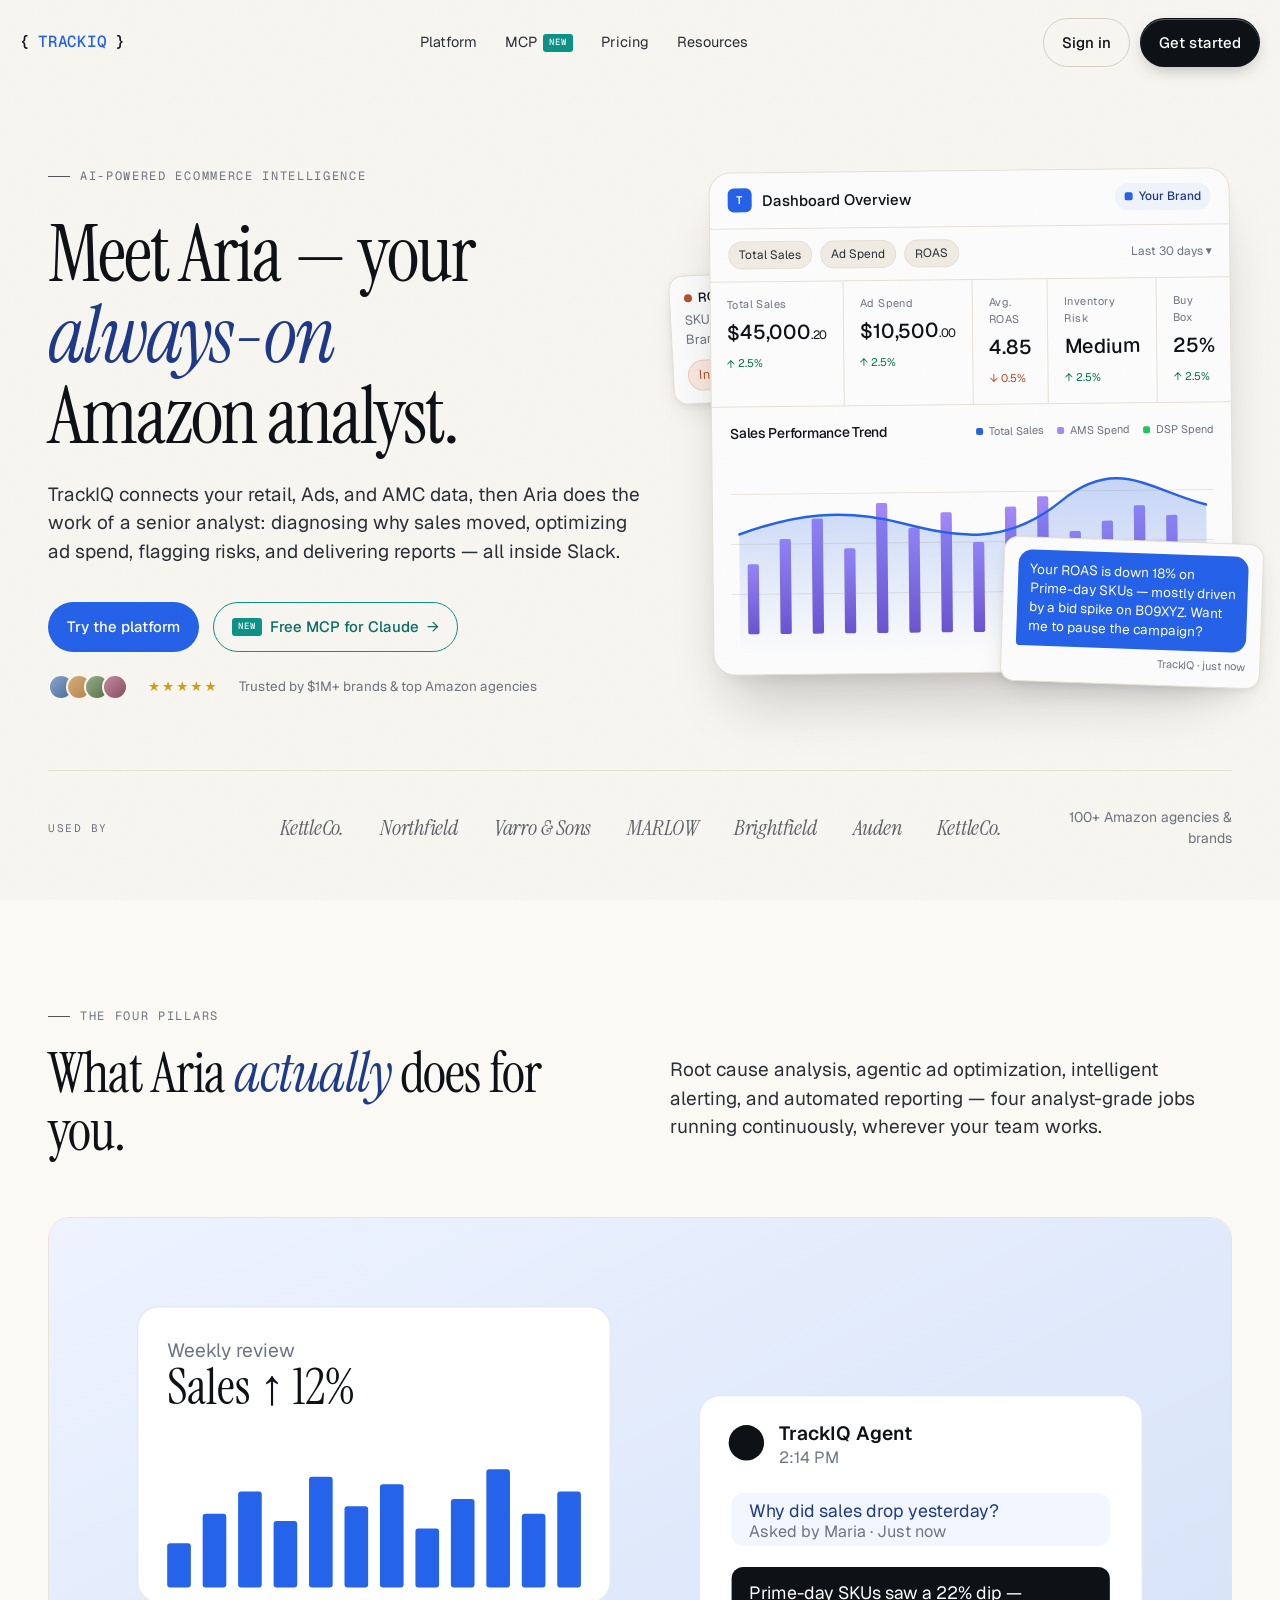
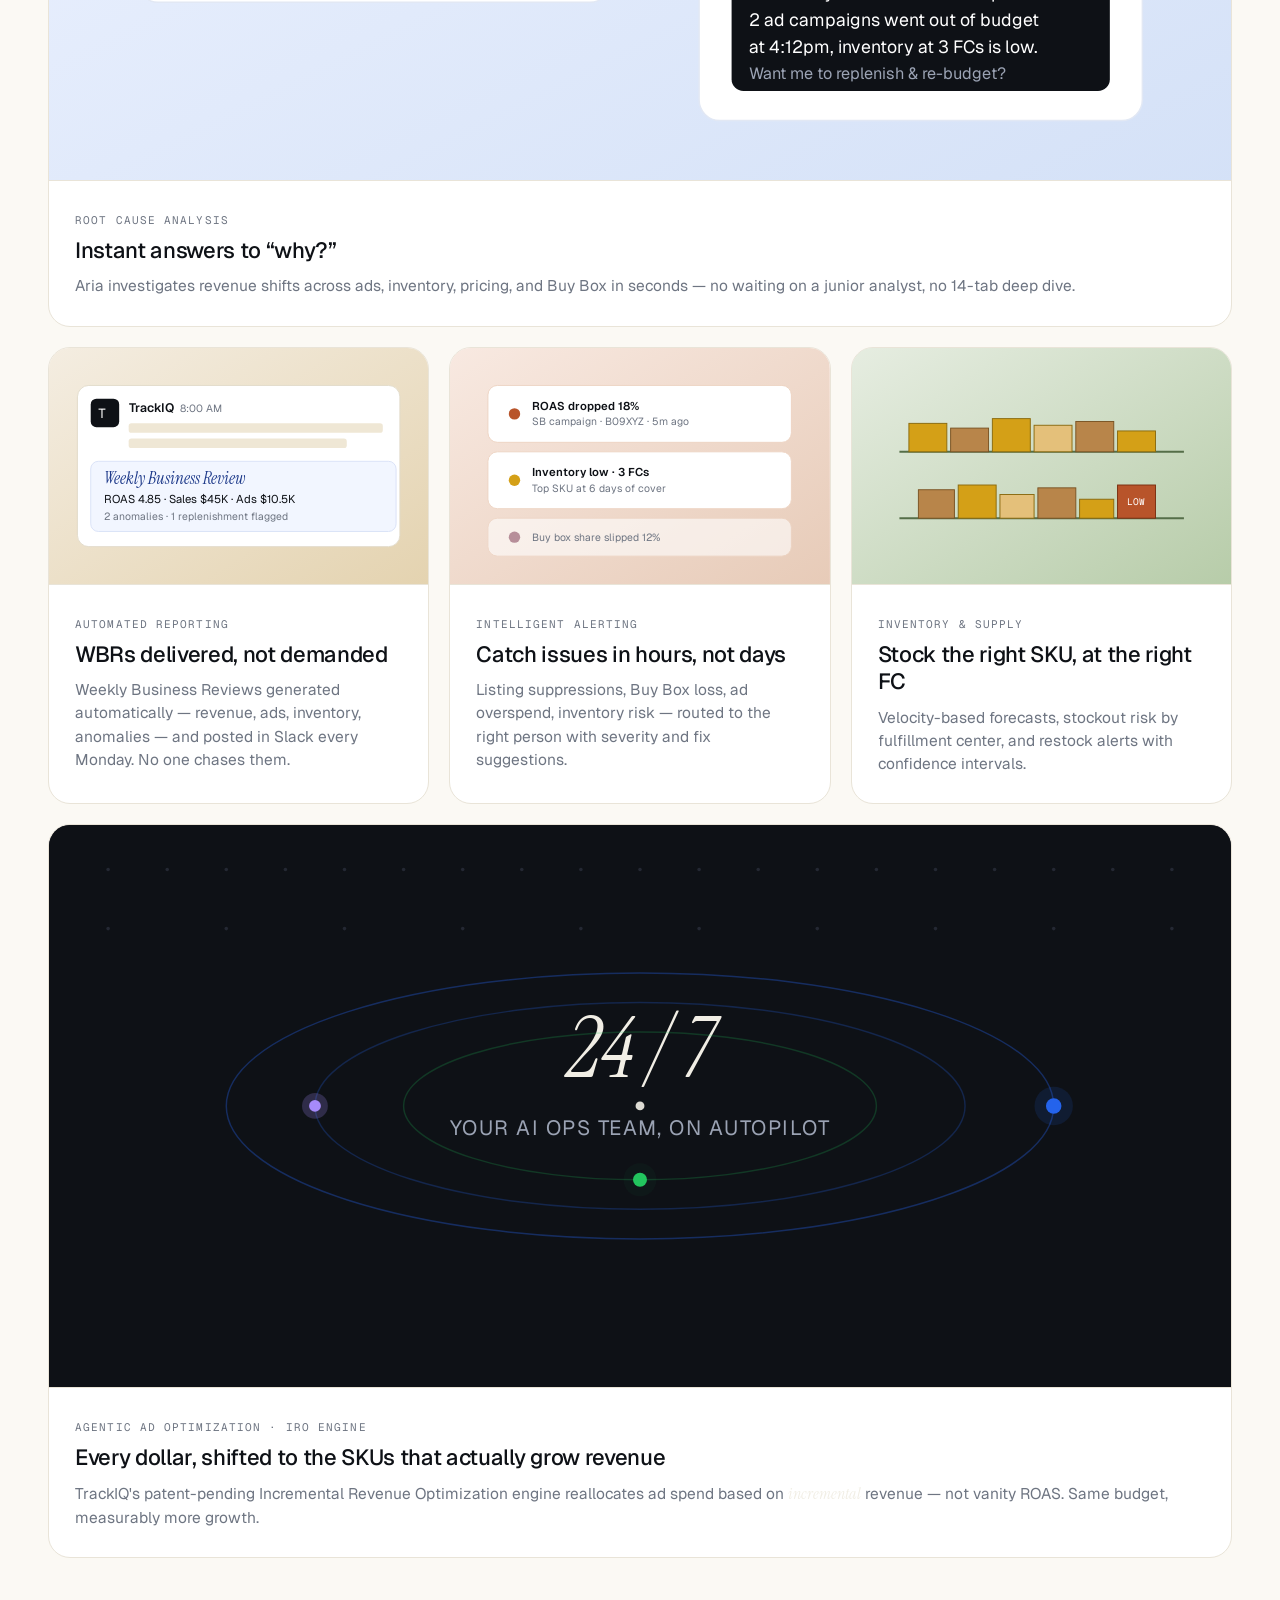
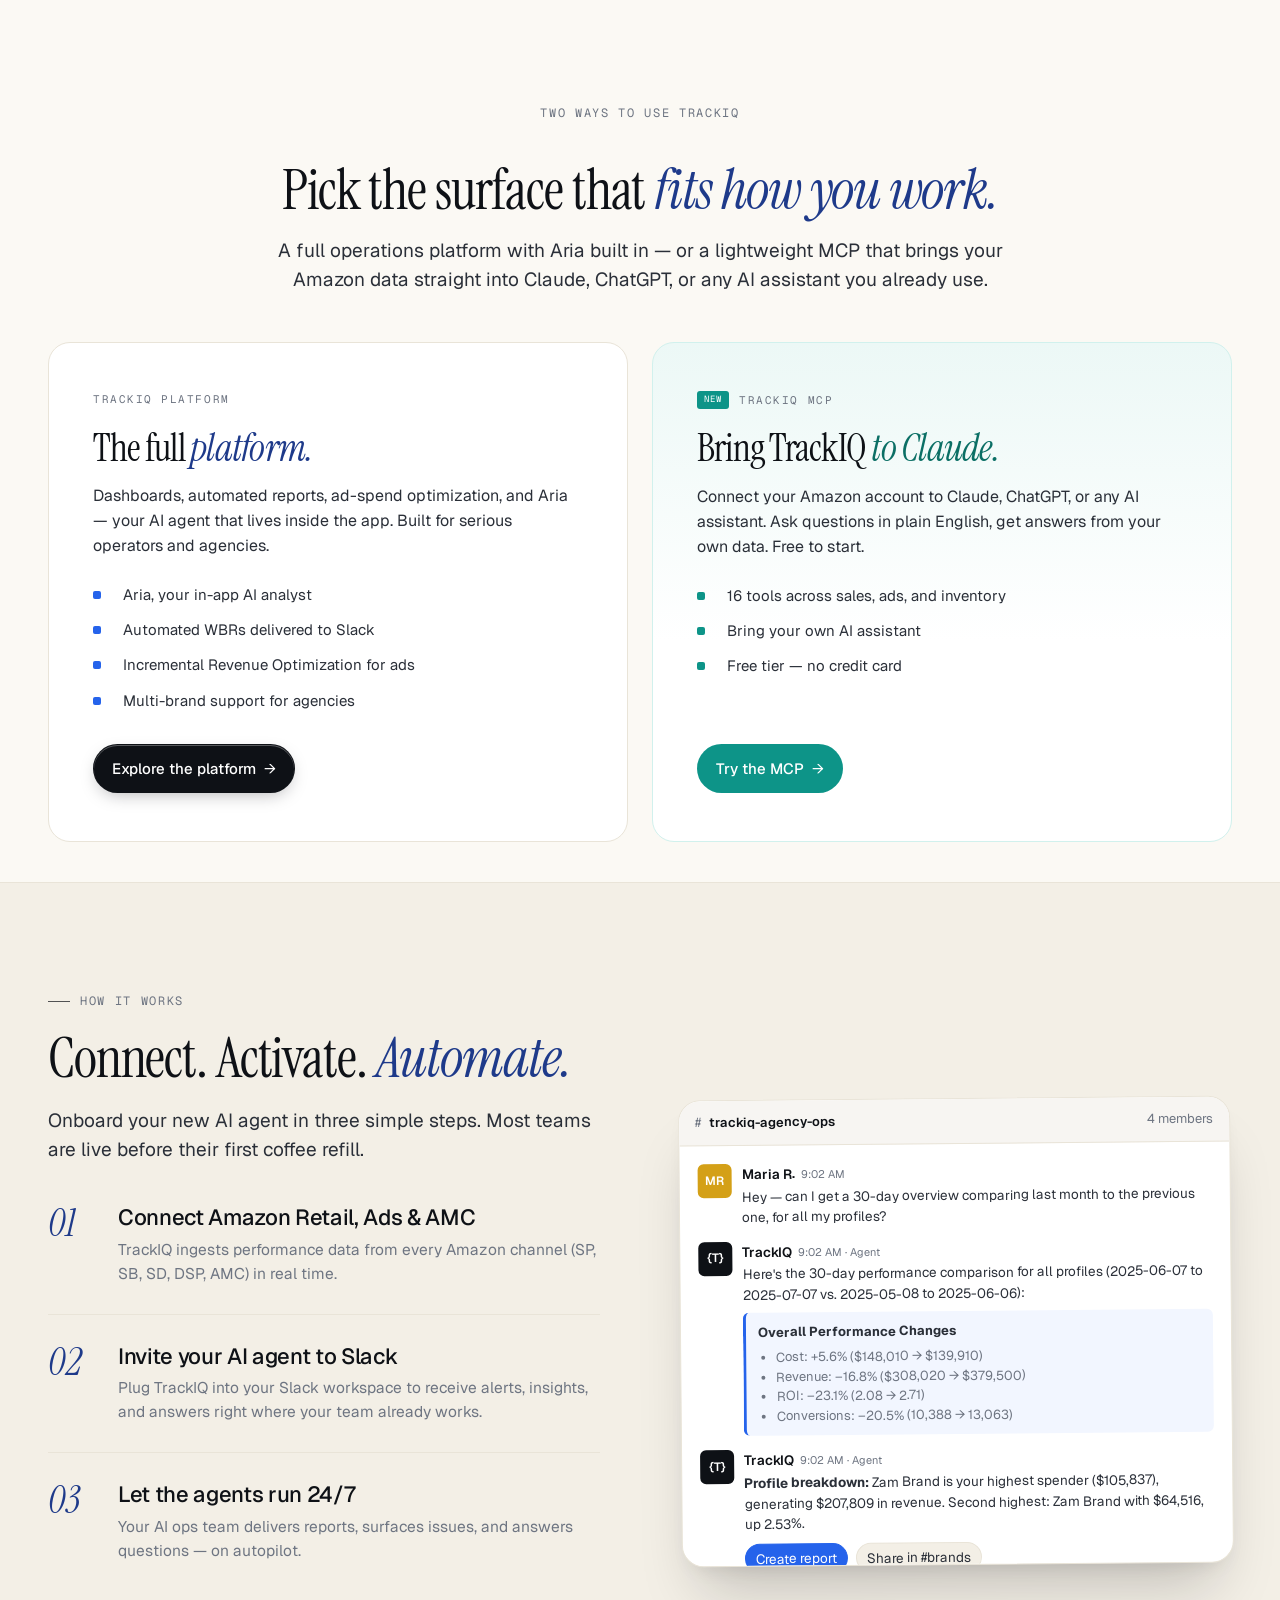
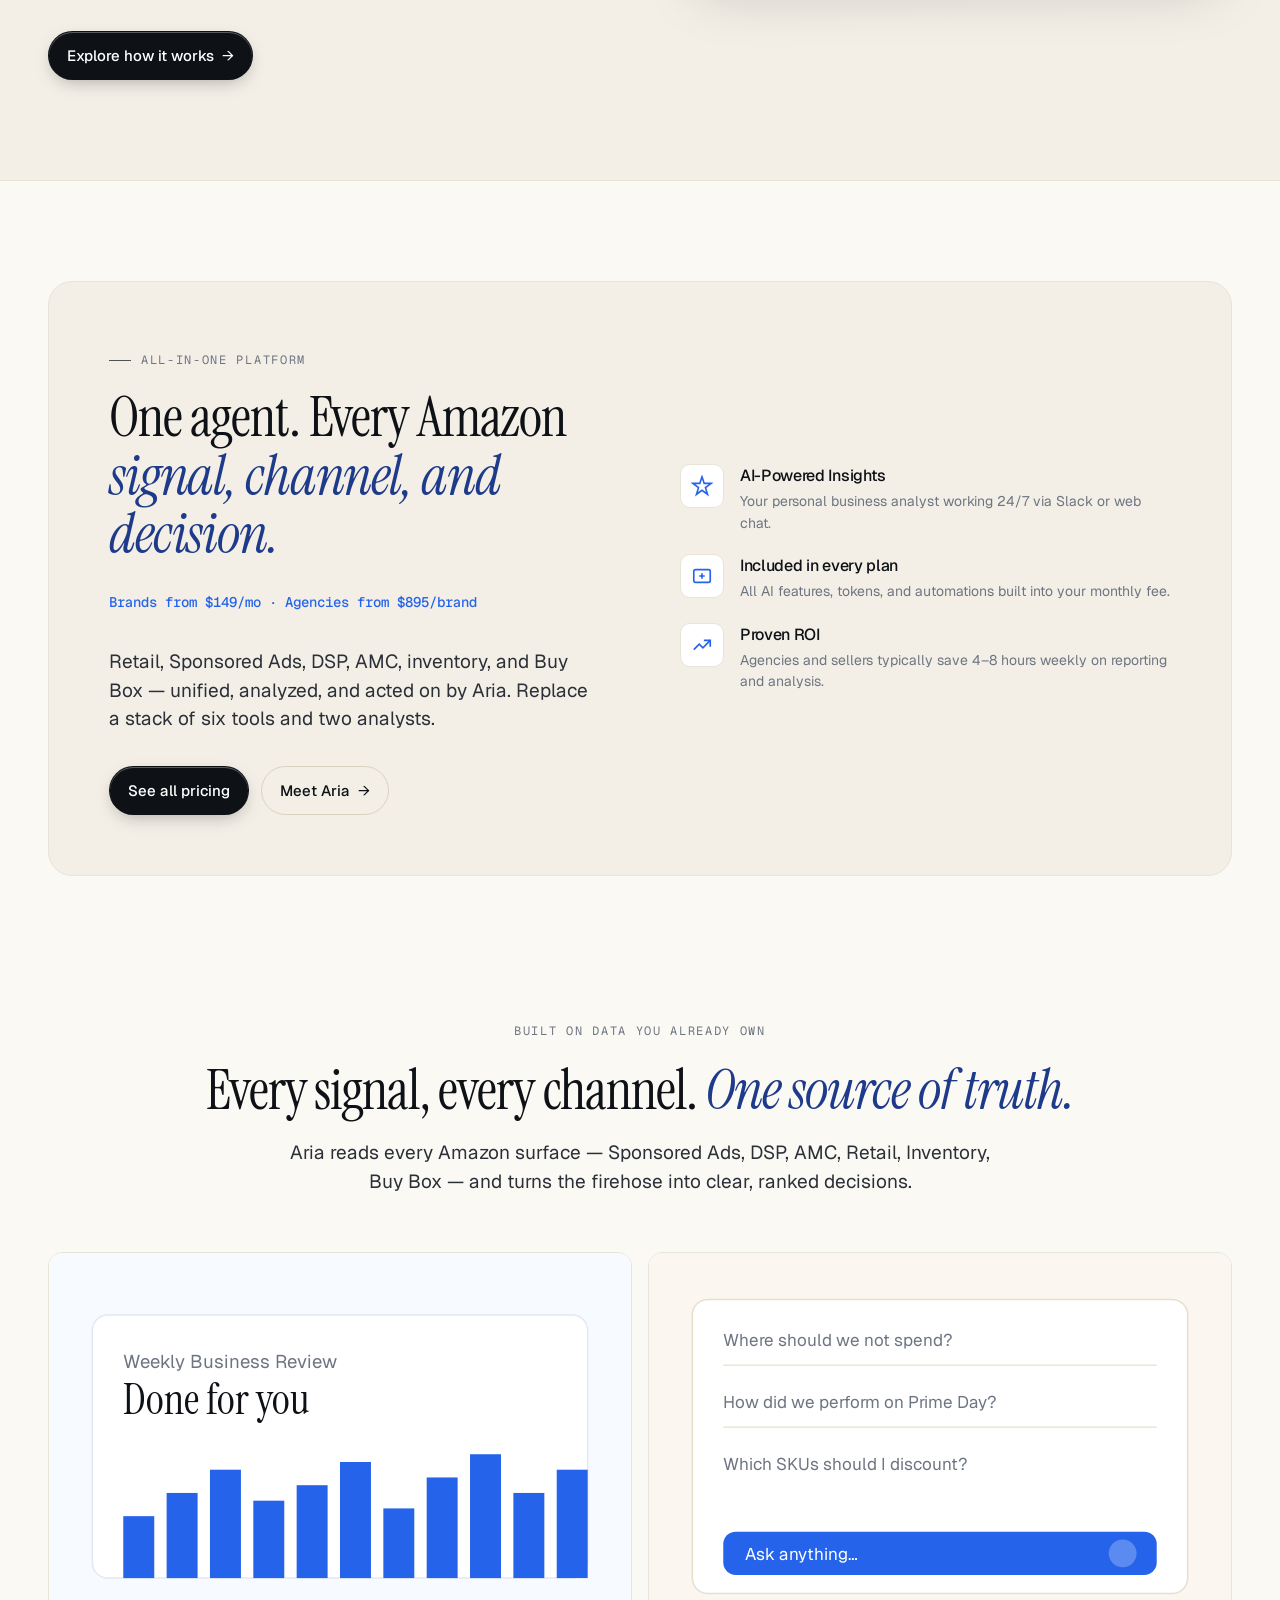
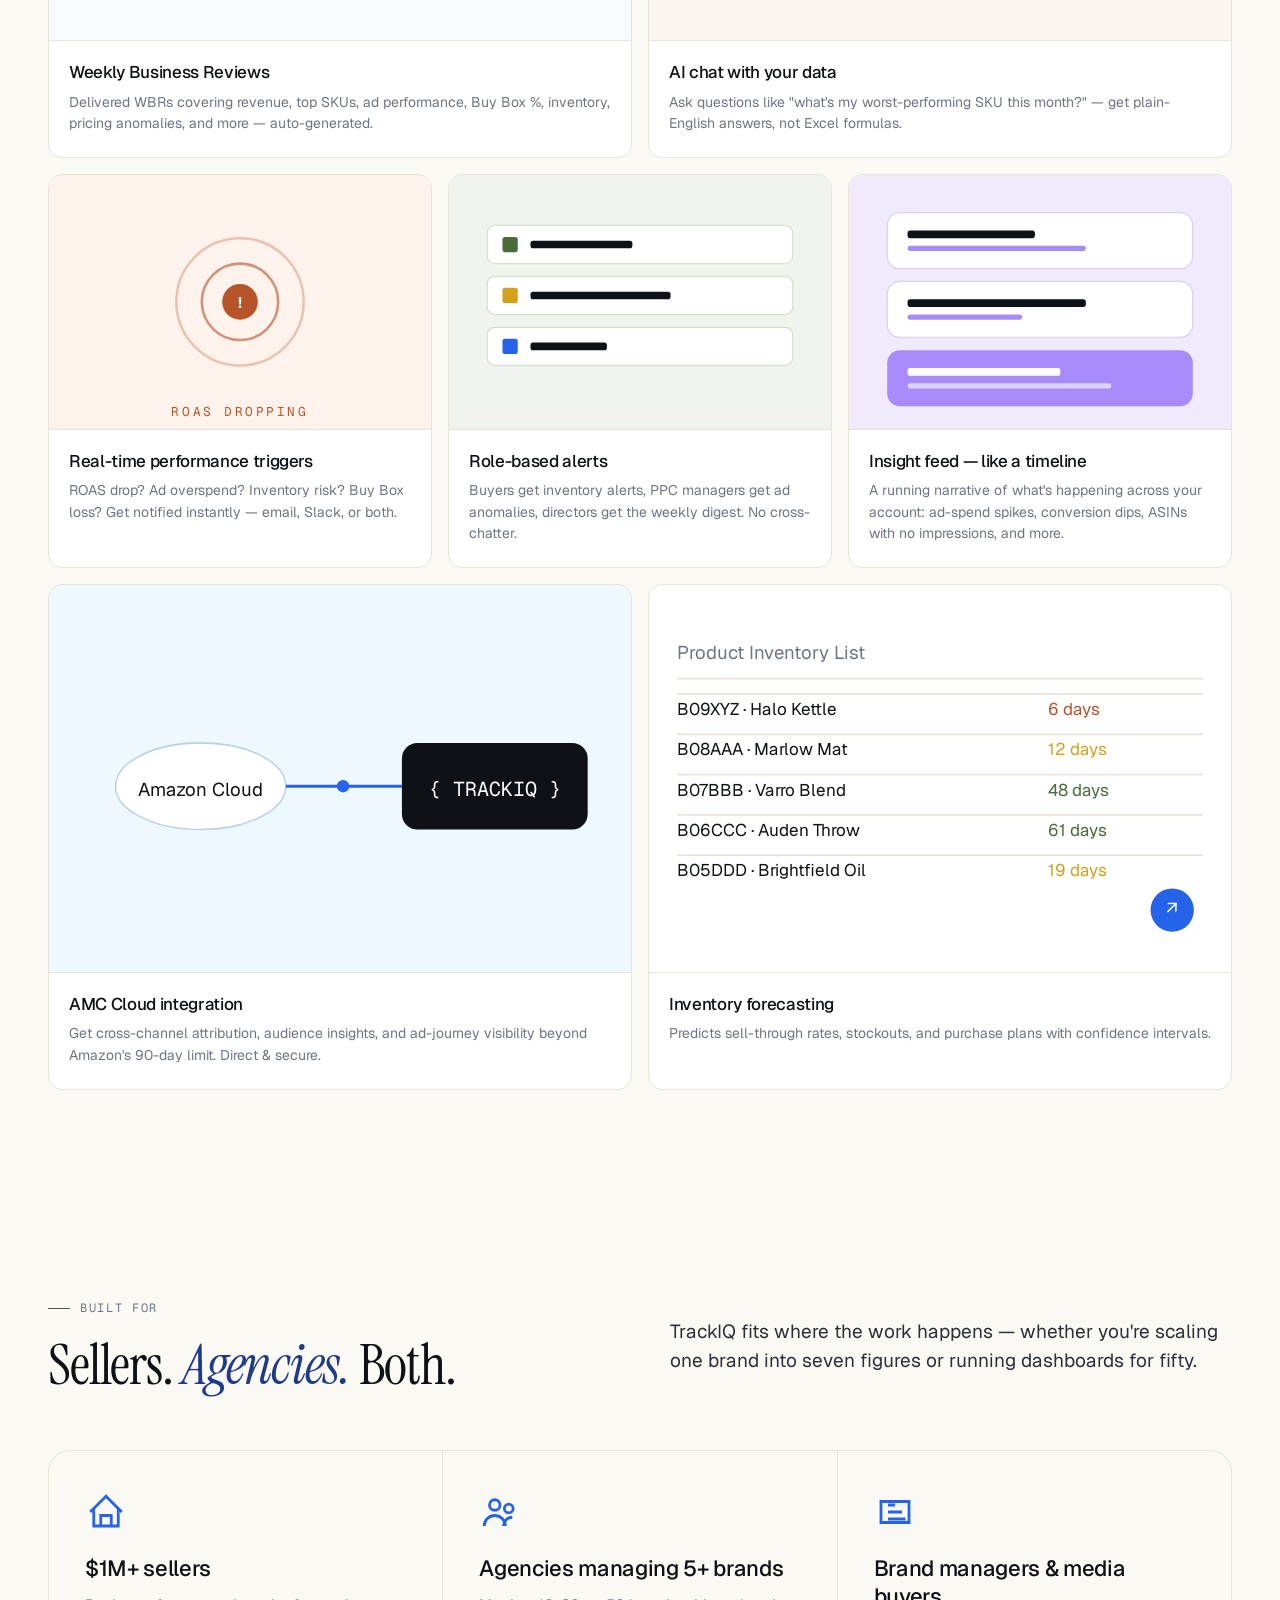
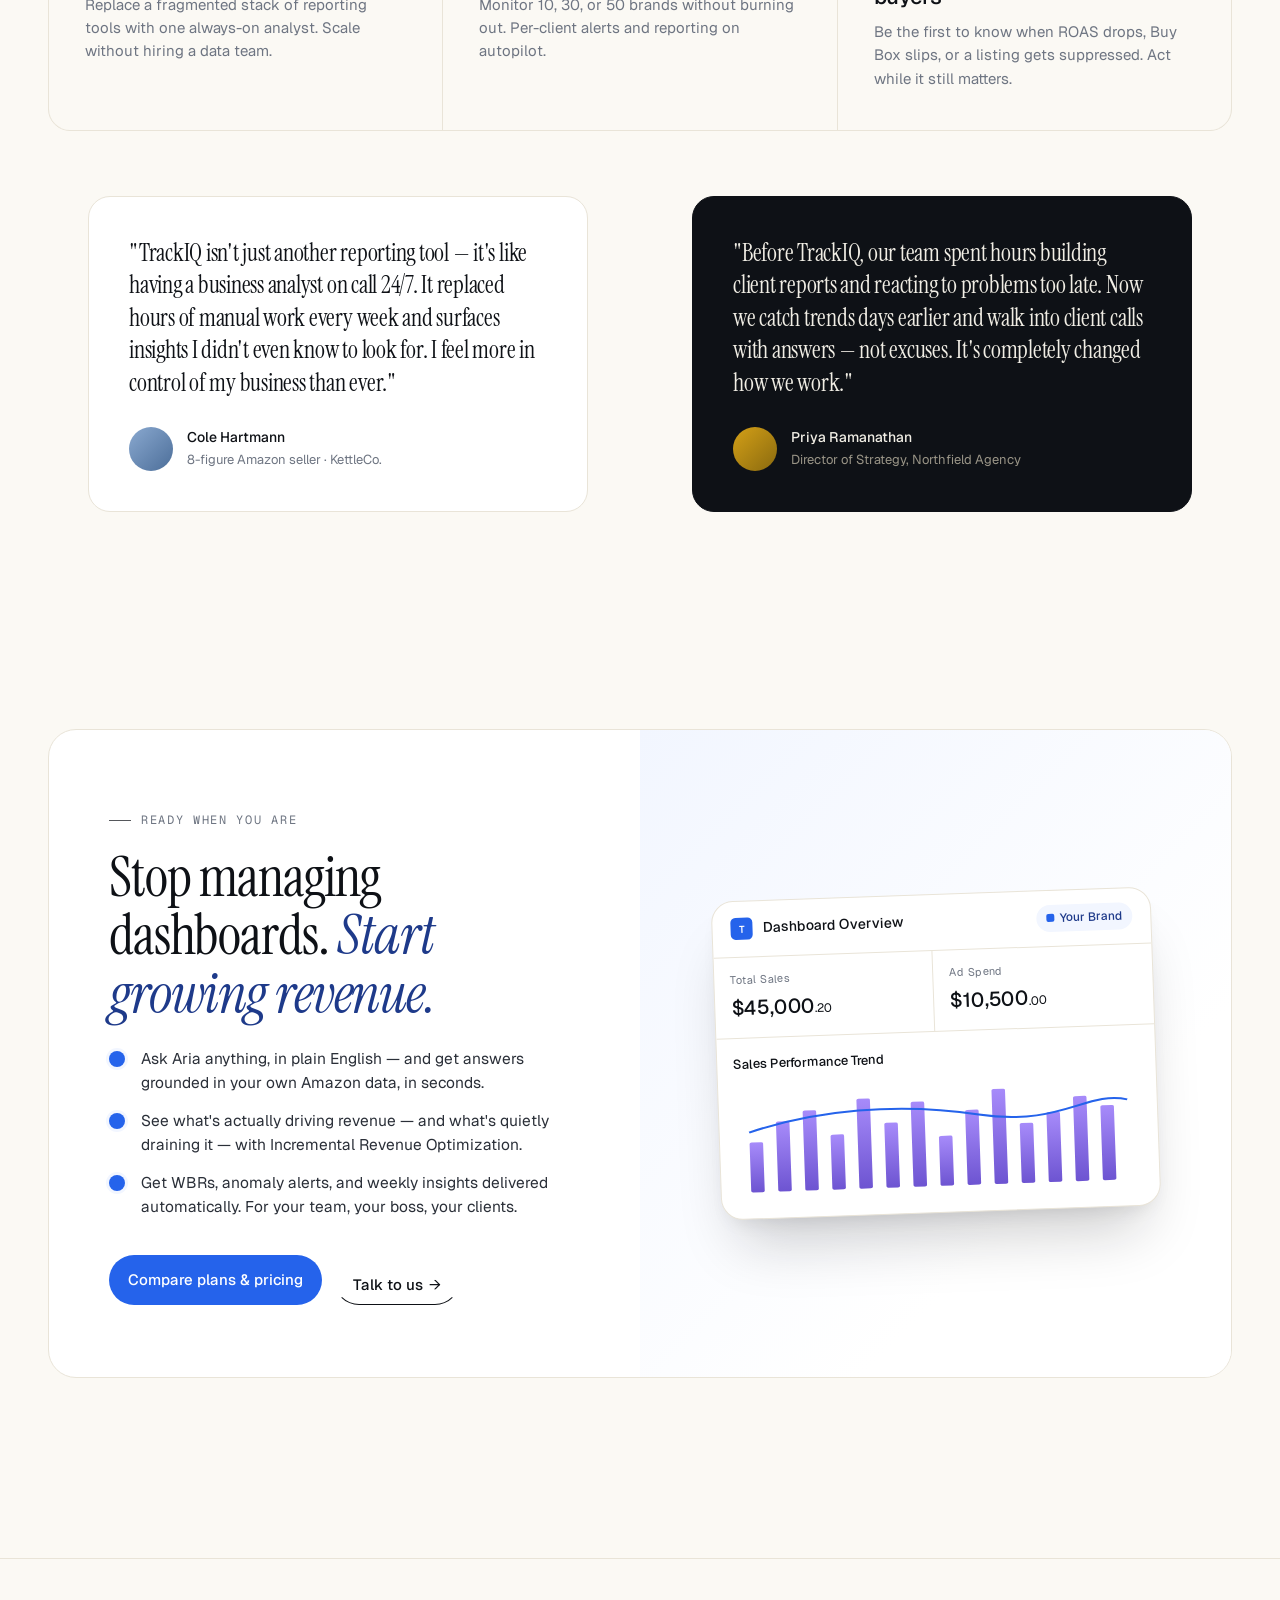
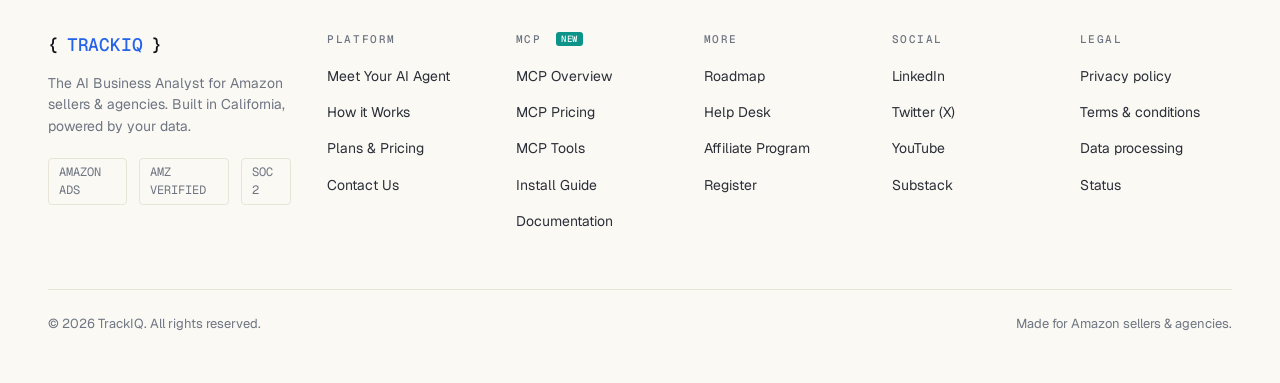
<file: index.html>
<!doctype html>
<html lang="en">
<head>
<meta charset="utf-8" />
<meta name="viewport" content="width=device-width,initial-scale=1" />
<title>TrackIQ — The AI Business Analyst for Amazon Sellers</title>
<link rel="stylesheet" href="trackiq.css">
<link rel="preconnect" href="https://fonts.googleapis.com">
<link rel="preconnect" href="https://fonts.gstatic.com" crossorigin>
<link href="https://fonts.googleapis.com/css2?family=Instrument+Serif:ital@0;1&family=Geist:wght@300;400;500;600;700&family=Geist+Mono:wght@400;500&display=swap" rel="stylesheet">

<script>
const TWEAKS = /*EDITMODE-BEGIN*/{
  "palette": "warm",
  "accent": "blue",
  "heroLayout": "split",
  "showGrainOverlay": true
}/*EDITMODE-END*/;
</script>

<style>
  :root {
    /* Palettes */
    --bg: #FBF9F4;          /* warm off-white */
    --bg-alt: #F3EFE6;      /* warmer card */
    --surface: #FFFFFF;
    --ink: #0E1116;         /* near-black */
    --ink-2: #2A2F38;
    --muted: #6E7582;
    --hair: #E9E4D8;         /* warm hairline */
    --hair-strong: #D9D2BF;

    --accent: #2563EB;
    --accent-ink: #1E3A8A;
    --accent-soft: #E4ECFF;
    --accent-pale: #F2F6FF;

    --amber: #D4A017;
    --rust:  #B8542A;
    --moss:  #4A6B3A;

    --teal: #0D9488;
    --teal-ink: #0B6F65;
    --teal-soft: #D1F1ED;
    --teal-pale: #ECF8F6;

    --radius-sm: 8px;
    --radius: 14px;
    --radius-lg: 22px;
    --shadow-sm: 0 1px 2px rgba(16,18,24,.04), 0 1px 0 rgba(16,18,24,.02);
    --shadow-md: 0 10px 30px -12px rgba(16,18,24,.18), 0 2px 6px rgba(16,18,24,.05);
    --shadow-xl: 0 40px 60px -20px rgba(16,18,24,.22), 0 10px 20px -10px rgba(16,18,24,.10);

    --container: 1240px;
    --gutter: 28px;

    --font-sans: "Geist", ui-sans-serif, system-ui, -apple-system, "Inter", sans-serif;
    --font-serif: "Instrument Serif", "Times New Roman", serif;
    --font-mono: "Geist Mono", ui-monospace, Menlo, monospace;
  }

  /* Cool variant */
  html[data-palette="cool"] {
    --bg: #F5F7FB;
    --bg-alt: #EBEFF7;
    --hair: #DDE3EE;
    --hair-strong: #C7CFDE;
  }
  html[data-palette="white"] {
    --bg: #FFFFFF;
    --bg-alt: #F7F7F5;
    --hair: #EDECE6;
    --hair-strong: #DDD;
  }
  html[data-accent="indigo"] {
    --accent: #4338CA;
    --accent-ink: #312E81;
    --accent-soft: #E0E2FF;
    --accent-pale: #F2F3FF;
  }
  html[data-accent="green"] {
    --accent: #167C54;
    --accent-ink: #0B4A33;
    --accent-soft: #D5ECE0;
    --accent-pale: #EEF8F3;
  }

  * { box-sizing: border-box; }
  html, body { margin: 0; padding: 0; }
  body {
    background: var(--bg);
    color: var(--ink);
    font-family: var(--font-sans);
    font-size: 17px;
    line-height: 1.55;
    -webkit-font-smoothing: antialiased;
    font-feature-settings: "ss01", "cv11";
  }
  a { color: inherit; text-decoration: none; }
  img, svg { display: block; max-width: 100%; }
  button { font-family: inherit; cursor: pointer; }

  .container { max-width: var(--container); margin: 0 auto; padding: 0 var(--gutter); }
  .container-wide { max-width: 1440px; margin: 0 auto; padding: 0 var(--gutter); }

  /* Subtle paper grain */
  .grain {
    position: fixed; inset: 0; pointer-events: none; z-index: 999;
    opacity: .35; mix-blend-mode: multiply;
    background-image: url("data:image/svg+xml;utf8,<svg xmlns='http://www.w3.org/2000/svg' width='200' height='200'><filter id='n'><feTurbulence type='fractalNoise' baseFrequency='.85' numOctaves='2' stitchTiles='stitch'/><feColorMatrix values='0 0 0 0 0  0 0 0 0 0  0 0 0 0 0  0 0 0 0.08 0'/></filter><rect width='100%' height='100%' filter='url(%23n)'/></svg>");
  }
  html[data-grain="off"] .grain { display: none; }

  /* === Typography === */
  .eyebrow {
    font-family: var(--font-mono);
    font-size: 12px;
    letter-spacing: .14em;
    text-transform: uppercase;
    color: var(--muted);
    display: inline-flex; align-items: center; gap: 10px;
  }
  .eyebrow::before {
    content: ""; display: inline-block; width: 22px; height: 1px;
    background: var(--ink); opacity: .7;
  }
  h1, h2, h3, h4 { margin: 0; letter-spacing: -0.02em; font-weight: 500; }
  h1 {
    font-family: var(--font-serif);
    font-weight: 400;
    font-size: clamp(46px, 6.2vw, 88px);
    line-height: 1.02;
    letter-spacing: -0.025em;
  }
  h1 em {
    font-style: italic;
    color: var(--accent-ink);
  }
  h2.display {
    font-family: var(--font-serif);
    font-weight: 400;
    font-size: clamp(36px, 4.4vw, 64px);
    line-height: 1.04;
    letter-spacing: -0.02em;
  }
  h2.display em { font-style: italic; color: var(--accent-ink); }
  h3 {
    font-size: 22px;
    line-height: 1.25;
    letter-spacing: -0.015em;
    font-weight: 500;
  }
  .lede {
    font-size: 19px; line-height: 1.5; color: var(--ink-2);
    max-width: 56ch;
  }
  .small { font-size: 14px; color: var(--muted); }

  /* === Buttons === */
  .btn {
    display: inline-flex; align-items: center; gap: 8px;
    padding: 12px 18px;
    border-radius: 999px;
    font-weight: 500; font-size: 15px;
    border: 1px solid transparent;
    transition: transform .15s ease, background .15s ease, border-color .15s ease, box-shadow .15s ease;
  }
  .btn:active { transform: translateY(1px); }
  .btn-primary {
    background: var(--ink); color: #fff;
    box-shadow: 0 1px 0 rgba(255,255,255,.3) inset, 0 6px 18px -6px rgba(16,18,24,.35);
  }
  .btn-primary:hover { background: #000; }
  .btn-accent {
    background: var(--accent); color: #fff;
  }
  .btn-accent:hover { filter: brightness(1.05); }
  .btn-ghost {
    background: transparent; color: var(--ink);
    border-color: var(--hair-strong);
  }
  .btn-ghost:hover { background: var(--surface); border-color: var(--ink); }
  .btn-link {
    color: var(--ink);
    font-weight: 500;
    display: inline-flex; align-items: center; gap: 6px;
    border-bottom: 1px solid currentColor;
    padding-bottom: 2px;
  }
  .btn-arrow::after { content: "→"; font-weight: 400; transition: transform .2s; }
  .btn-arrow:hover::after { transform: translateX(3px); }

  /* === Nav === */
  .nav {
    position: sticky; top: 0; z-index: 50;
    background: color-mix(in srgb, var(--bg) 82%, transparent);
    backdrop-filter: saturate(1.4) blur(14px);
    -webkit-backdrop-filter: saturate(1.4) blur(14px);
    border-bottom: 1px solid transparent;
    transition: border-color .2s;
  }
  .nav.scrolled { border-bottom-color: var(--hair); }
  .nav-inner {
    display: flex; align-items: center; justify-content: space-between;
    padding: 18px 0;
  }
  .logo {
    font-family: var(--font-mono);
    font-size: 16px;
    letter-spacing: -0.01em;
    font-weight: 500;
  }
  .logo b { color: var(--accent); font-weight: 500; }
  .nav-links { display: flex; gap: 28px; align-items: center; }
  .nav-links a { font-size: 14.5px; color: var(--ink-2); }
  .nav-links a:hover { color: var(--ink); }
  .nav-cta { display: flex; gap: 10px; align-items: center; }

  /* === Hero === */
  .hero {
    padding: 72px 0 24px;
    position: relative;
  }
  .hero-grid {
    display: grid;
    grid-template-columns: 1.1fr .9fr;
    gap: 60px;
    align-items: end;
  }
  .hero-copy { padding-bottom: 30px; }
  .hero h1 { margin-bottom: 24px; max-width: 14ch; }
  .hero .lede { margin-bottom: 36px; }
  .hero-meta {
    display: flex; align-items: center; gap: 20px;
    color: var(--muted); font-size: 13.5px;
    margin-top: 22px;
  }
  .hero-meta .stars { color: var(--amber); letter-spacing: 2px; }
  .avatars { display: inline-flex; }
  .avatars span {
    width: 26px; height: 26px; border-radius: 50%;
    border: 2px solid var(--bg);
    background-size: cover; background-position: center;
    margin-left: -8px;
  }
  .avatars span:first-child { margin-left: 0; }

  .hero-cta { display: flex; gap: 14px; align-items: center; flex-wrap: wrap; }

  /* Hero dashboard art */
  .hero-art {
    position: relative;
    min-height: 560px;
  }
  .dashboard-card {
    background: var(--surface);
    border-radius: var(--radius-lg);
    border: 1px solid var(--hair);
    box-shadow: var(--shadow-xl);
    overflow: hidden;
    position: relative;
  }
  .hero-art .dashboard-card {
    transform: rotate(-0.6deg);
  }
  .dash-head {
    display: flex; align-items: center; justify-content: space-between;
    padding: 14px 18px;
    border-bottom: 1px solid var(--hair);
  }
  .dash-title { font-weight: 500; font-size: 15px; }
  .dash-brand-pill {
    display: inline-flex; align-items: center; gap: 6px;
    padding: 4px 10px; border-radius: 999px;
    background: var(--accent-pale); color: var(--accent-ink);
    font-size: 12px; font-weight: 500;
  }
  .dash-brand-pill::before {
    content: ""; width: 8px; height: 8px; border-radius: 2px; background: var(--accent);
  }

  .dash-filters {
    display: flex; gap: 8px; padding: 12px 18px;
    border-bottom: 1px solid var(--hair);
    font-size: 12px; color: var(--muted);
    align-items: center;
  }
  .chip {
    padding: 4px 10px; border-radius: 999px;
    background: var(--bg-alt); color: var(--ink-2);
    border: 1px solid var(--hair);
  }

  .kpis {
    display: grid; grid-template-columns: repeat(5, 1fr);
    gap: 0;
    border-bottom: 1px solid var(--hair);
  }
  .kpi {
    padding: 14px 16px;
    border-right: 1px solid var(--hair);
  }
  .kpi:last-child { border-right: none; }
  .kpi-label { font-size: 11px; color: var(--muted); letter-spacing: .04em; }
  .kpi-val { font-size: 20px; font-weight: 500; margin-top: 4px; letter-spacing: -0.01em; }
  .kpi-val small { font-size: 12px; font-weight: 400; }
  .kpi-delta { font-size: 11px; margin-top: 4px; display: inline-flex; gap: 4px; align-items: center; }
  .delta-up { color: #067a4d; }
  .delta-down { color: #b94a2a; }

  .chart-wrap { padding: 16px 18px 20px; }
  .chart-head { display: flex; justify-content: space-between; align-items: center; margin-bottom: 10px; }
  .chart-head h4 { font-size: 14px; font-weight: 500; }
  .legend { display: flex; gap: 14px; font-size: 11px; color: var(--muted); }
  .legend span { display: inline-flex; align-items: center; gap: 5px; }
  .dot { width: 7px; height: 7px; border-radius: 2px; display: inline-block; }

  /* Floating elements on hero */
  .floater {
    position: absolute;
    background: var(--surface);
    border-radius: var(--radius);
    border: 1px solid var(--hair);
    box-shadow: var(--shadow-md);
    padding: 12px 14px;
    font-size: 13px;
  }
  .floater-alert {
    left: -40px; top: 18%;
    width: 240px;
    transform: rotate(-3deg);
  }
  .floater-alert .title { font-weight: 500; display: flex; align-items: center; gap: 6px; }
  .floater-alert .title::before {
    content: ""; width: 8px; height: 8px; border-radius: 50%; background: var(--rust);
    animation: pulse 2s infinite;
  }
  @keyframes pulse {
    0%, 100% { box-shadow: 0 0 0 0 rgba(184,84,42,.5); }
    50% { box-shadow: 0 0 0 8px rgba(184,84,42,0); }
  }
  .floater-alert .sub { color: var(--muted); margin-top: 2px; }

  .floater-chat {
    right: -30px; bottom: 8%;
    width: 260px;
    transform: rotate(2deg);
  }
  .floater-chat .bubble {
    background: var(--accent);
    color: #fff;
    padding: 10px 12px;
    border-radius: 14px 14px 14px 4px;
    font-size: 13.5px;
    line-height: 1.4;
  }
  .floater-chat .you {
    font-size: 11px; color: var(--muted); margin-top: 6px;
    text-align: right;
  }

  /* === Logo strip === */
  .logostrip {
    padding: 36px 0 24px;
    border-top: 1px solid var(--hair);
    margin-top: 40px;
  }
  .logostrip-inner {
    display: grid;
    grid-template-columns: 1fr auto 1fr;
    align-items: center;
    gap: 40px;
    color: var(--muted); font-size: 13px;
  }
  .logostrip-inner .label { text-transform: uppercase; letter-spacing: .14em; font-family: var(--font-mono); font-size: 11px; }
  .logos {
    display: flex;
    gap: 36px;
    font-family: var(--font-serif); font-size: 22px; font-style: italic;
    color: var(--ink-2); opacity: .75;
    white-space: nowrap;
    animation: scroll-logos 20s linear infinite;
  }
  .logos span { letter-spacing: -0.01em; }
  
  @keyframes scroll-logos {
    0% { transform: translateX(0); }
    100% { transform: translateX(-50%); }
  }

  /* === Sections === */
  section { padding: 100px 0; }
  .section-head {
    display: grid; grid-template-columns: 1fr 1fr; gap: 60px;
    align-items: end; margin-bottom: 56px;
  }
  .section-head .eyebrow { margin-bottom: 18px; }
  .section-head-single { max-width: 920px; margin: 0 auto 56px; text-align: center; }
  .section-head-single .eyebrow { justify-content: center; margin-bottom: 20px; }
  .section-head-single .eyebrow::before { display: none; }

  /* === Feature Grid (One Platform / pictures + words) === */
  .feature-grid {
    display: grid;
    grid-template-columns: repeat(12, 1fr);
    gap: 20px;
  }
  .feature-card {
    grid-column: span 4;
    background: var(--surface);
    border: 1px solid var(--hair);
    border-radius: var(--radius-lg);
    overflow: hidden;
    display: flex; flex-direction: column;
    transition: transform .3s ease, box-shadow .3s ease;
  }
  .feature-card:hover { transform: translateY(-3px); box-shadow: var(--shadow-md); }
  .feature-card.wide { grid-column: span 12; }
  .feature-card.tall { grid-row: span 2; }
  .feature-media {
    aspect-ratio: 16/10;
    position: relative;
    overflow: hidden;
    border-bottom: 1px solid var(--hair);
    background: var(--bg-alt);
  }
  .feature-card.wide .feature-media { aspect-ratio: 21/10; }
  .feature-body { padding: 24px 26px 28px; }
  .feature-body h3 { margin-bottom: 10px; }
  .feature-body p { color: var(--muted); font-size: 15.5px; margin: 0; line-height: 1.5; }
  .feature-tag {
    display: inline-block;
    font-family: var(--font-mono); font-size: 11px; letter-spacing: .1em;
    text-transform: uppercase; color: var(--muted); margin-bottom: 8px;
  }

  /* Painted image placeholders -- we 'paint' with gradients + svg illustrations */
  .paint {
    width: 100%; height: 100%;
    display: flex; align-items: center; justify-content: center;
    position: relative;
  }
  .paint-dash { background: linear-gradient(180deg, #EEF3FF 0%, #DCE6FA 100%); }
  .paint-slack { background: linear-gradient(160deg, #F4EDE1 0%, #E9DDC4 100%); }
  .paint-warehouse { background: linear-gradient(200deg, #E6EDE1 0%, #C8D7BE 100%); }
  .paint-chat { background: linear-gradient(180deg, #FFFFFF 0%, #F0F4FB 100%); }
  .paint-sky { background: linear-gradient(180deg, #DCE9F7 0%, #B9D0EC 100%); }
  .paint-rose { background: linear-gradient(180deg, #F8E9E1 0%, #EBCFC0 100%); }
  .paint-sand { background: linear-gradient(180deg, #F5EDD9 0%, #E0CFA0 100%); }
  .paint-ink { background: linear-gradient(180deg, #1A1E27 0%, #0E1116 100%); color: #fff; }

  /* === Two Ways To Use TrackIQ === */
  .two-ways {
    padding-top: 40px;
    padding-bottom: 40px;
  }
  .two-ways-grid {
    display: grid;
    grid-template-columns: 1fr 1fr;
    gap: 24px;
    margin-top: 48px;
  }
  .way-card {
    background: var(--surface);
    border: 1px solid var(--hair);
    border-radius: var(--radius-lg);
    padding: 48px 44px;
    display: flex; flex-direction: column;
    position: relative;
    overflow: hidden;
  }
  .way-card.mcp {
    background: linear-gradient(180deg, var(--teal-pale) 0%, var(--surface) 60%);
    border-color: var(--teal-soft);
  }
  .way-tag {
    font-family: var(--font-mono);
    font-size: 11px; letter-spacing: .14em; text-transform: uppercase;
    color: var(--muted);
    margin-bottom: 20px;
    display: inline-flex; gap: 10px; align-items: center;
  }
  .way-tag .pill {
    background: var(--teal); color: #fff;
    padding: 2px 7px; border-radius: 3px;
    font-size: 9px; letter-spacing: .12em;
  }
  .way-card h3 {
    font-family: var(--font-serif);
    font-weight: 400;
    font-size: 38px;
    line-height: 1.05;
    letter-spacing: -0.02em;
    margin-bottom: 16px;
  }
  .way-card h3 em { font-style: italic; color: var(--accent-ink); }
  .way-card.mcp h3 em { color: var(--teal-ink); }
  .way-card p {
    color: var(--ink-2); font-size: 16px; line-height: 1.55; margin: 0 0 24px;
  }
  .way-list { list-style: none; padding: 0; margin: 0 0 32px; display: flex; flex-direction: column; gap: 12px; }
  .way-list li {
    display: grid; grid-template-columns: 18px 1fr; gap: 12px;
    color: var(--ink-2); font-size: 15px;
  }
  .way-list li::before {
    content: "";
    width: 8px; height: 8px; border-radius: 2px; margin-top: 8px;
    background: var(--accent);
  }
  .way-card.mcp .way-list li::before { background: var(--teal); }
  .way-card .btn { align-self: flex-start; margin-top: auto; }
  @media (max-width: 1024px) {
    .two-ways-grid { grid-template-columns: 1fr; }
    .way-card { padding: 36px 28px; }
    .way-card h3 { font-size: 32px; }
  }
  .steps-grid {
    display: grid;
    grid-template-columns: 1fr 1fr;
    gap: 80px;
    align-items: center;
  }
  .steps-list { display: flex; flex-direction: column; gap: 28px; }
  .step {
    display: grid;
    grid-template-columns: 48px 1fr;
    gap: 22px;
    padding-bottom: 28px;
    border-bottom: 1px solid var(--hair);
  }
  .step:last-child { border-bottom: none; }
  .step-num {
    font-family: var(--font-serif); font-style: italic;
    font-size: 38px;
    line-height: 1;
    color: var(--accent-ink);
  }
  .step h3 { margin-bottom: 6px; }
  .step p { color: var(--muted); margin: 0; font-size: 15.5px; }

  .slack-mock {
    background: var(--surface);
    border-radius: var(--radius-lg);
    border: 1px solid var(--hair);
    box-shadow: var(--shadow-xl);
    overflow: hidden;
    transform: rotate(-0.5deg);
  }
  .slack-head {
    display: flex; align-items: center; gap: 8px; padding: 12px 16px;
    background: #F7F5F2; border-bottom: 1px solid var(--hair);
    font-size: 13px;
  }
  .slack-head .hash { color: var(--muted); }
  .slack-msgs { padding: 18px; display: flex; flex-direction: column; gap: 14px; max-height: 420px; overflow: hidden; }
  .slack-msg { display: grid; grid-template-columns: 34px 1fr; gap: 10px; font-size: 13.5px; }
  .slack-avatar {
    width: 34px; height: 34px; border-radius: 6px;
    background: var(--accent);
    display: flex; align-items: center; justify-content: center;
    color: #fff; font-size: 12px; font-weight: 600;
  }
  .slack-avatar.bot { background: #0E1116; color: #fff; }
  .slack-name { font-weight: 600; font-size: 13.5px; }
  .slack-ts { color: var(--muted); font-size: 11px; margin-left: 6px; font-weight: 400; }
  .slack-body { color: var(--ink-2); margin-top: 2px; line-height: 1.5; }
  .slack-body .callout {
    background: var(--accent-pale);
    border-left: 3px solid var(--accent);
    padding: 10px 12px;
    border-radius: 6px;
    margin-top: 8px;
    font-size: 13px;
    color: var(--ink-2);
  }
  .slack-body ul { margin: 6px 0 0 18px; padding: 0; color: var(--muted); font-size: 13px; }

  /* === Pricing teaser (converted from dark to light) === */
  .pricing-card {
    background: var(--bg-alt);
    border-radius: 24px;
    padding: 60px;
    position: relative;
    overflow: hidden;
    border: 1px solid var(--hair);
  }
  .pricing-grid {
    display: grid;
    grid-template-columns: 1fr 1fr;
    gap: 80px;
    align-items: center;
  }
  .pricing-price {
    font-family: var(--font-mono); font-size: 14px;
    color: var(--accent); font-weight: 500;
    margin-bottom: 16px;
    display: inline-block;
  }
  .pricing-features {
    display: flex; flex-direction: column; gap: 20px;
  }
  .pricing-feat {
    display: grid; grid-template-columns: 44px 1fr; gap: 16px; align-items: start;
  }
  .pricing-feat-icon {
    width: 44px; height: 44px; border-radius: 10px;
    background: var(--surface); border: 1px solid var(--hair);
    display: flex; align-items: center; justify-content: center;
    color: var(--accent);
  }
  .pricing-feat h4 { font-size: 16px; font-weight: 500; margin-bottom: 2px; }
  .pricing-feat p { font-size: 14px; color: var(--muted); margin: 0; }

  /* === Know what's working grid === */
  .tiles-grid {
    display: grid;
    grid-template-columns: repeat(6, 1fr);
    gap: 16px;
  }
  .tile {
    background: var(--surface);
    border: 1px solid var(--hair);
    border-radius: var(--radius);
    overflow: hidden;
    grid-column: span 2;
    transition: transform .2s;
  }
  .tile:hover { transform: translateY(-2px); }
  .tile.span3 { grid-column: span 3; }
  .tile.span4 { grid-column: span 4; }
  .tile-media {
    aspect-ratio: 3/2;
    background: var(--bg-alt);
    border-bottom: 1px solid var(--hair);
    overflow: hidden;
    position: relative;
  }
  .tile-body { padding: 18px 20px 22px; }
  .tile-body h4 { font-size: 17px; margin-bottom: 6px; font-weight: 500; }
  .tile-body p { font-size: 14px; color: var(--muted); margin: 0; }

  /* === Built for sellers === */
  .audience-grid {
    display: grid; grid-template-columns: 1fr 1fr 1fr; gap: 1px;
    background: var(--hair);
    border: 1px solid var(--hair);
    border-radius: var(--radius-lg);
    overflow: hidden;
  }
  .audience-cell {
    background: var(--bg);
    padding: 40px 36px;
  }
  .audience-cell .icon {
    width: 42px; height: 42px; margin-bottom: 22px;
    color: var(--accent);
  }
  .audience-cell h3 { margin-bottom: 10px; }
  .audience-cell p { color: var(--muted); font-size: 15px; margin: 0; }

  /* Testimonials (editorial) */
  .testimonials {
    display: grid; grid-template-columns: 1fr 1fr; gap: 24px; margin-top: 48px;
  }
  .testimonial {
    background: var(--surface);
    border: 1px solid var(--hair);
    border-radius: var(--radius-lg);
    padding: 40px;
    position: relative;
  }
  .testimonial.dark {
    background: #0E1116; color: #F1EEE5; border-color: #0E1116;
  }
  .testimonial blockquote {
    font-family: var(--font-serif); font-size: 24px; line-height: 1.35;
    margin: 0 0 28px;
    letter-spacing: -0.01em;
    text-wrap: pretty;
  }
  .testimonial.dark blockquote { color: #F1EEE5; }
  .testimonial .who {
    display: flex; align-items: center; gap: 14px;
    font-size: 14px;
  }
  .t-avatar {
    width: 44px; height: 44px; border-radius: 50%; flex-shrink: 0;
    background: linear-gradient(135deg, #D9C8A8, #A88E64);
  }
  .testimonial .who strong { font-weight: 500; display: block; }
  .testimonial .who span { color: var(--muted); font-size: 13px; }
  .testimonial.dark .who span { color: #9A9587; }

  /* === Big CTA === */
  .cta-big {
    background: var(--surface);
    border: 1px solid var(--hair);
    border-radius: 28px;
    overflow: hidden;
    display: grid; grid-template-columns: 1fr 1fr; gap: 0;
    min-height: 480px;
  }
  .cta-copy {
    padding: 72px 60px; display: flex; flex-direction: column; justify-content: space-between;
  }
  .cta-copy h2 { margin-bottom: 24px; }
  .cta-points { list-style: none; padding: 0; margin: 0 0 36px; display: flex; flex-direction: column; gap: 14px; }
  .cta-points li {
    display: grid; grid-template-columns: 20px 1fr; gap: 12px;
    color: var(--ink-2); font-size: 15.5px;
  }
  .cta-points li::before {
    content: ""; display: inline-block; width: 16px; height: 16px;
    background: var(--accent); border-radius: 50%; margin-top: 4px;
    box-shadow: 0 0 0 3px var(--accent-pale);
  }
  .cta-art {
    background: linear-gradient(135deg, var(--accent-pale) 0%, #FFFFFF 70%);
    position: relative; overflow: hidden;
    display: flex; align-items: center; justify-content: center;
    padding: 50px;
  }

  /* === Footer === */
  footer {
    border-top: 1px solid var(--hair);
    padding: 72px 0 48px;
    margin-top: 80px;
  }
  .footer-grid {
    display: grid;
    grid-template-columns: 1.6fr 1fr 1fr 1fr 1fr 1fr;
    gap: 36px;
  }
  .footer-brand .logo { font-size: 18px; }
  .footer-brand p { color: var(--muted); font-size: 14px; max-width: 30ch; margin-top: 14px; }
  .footer-col h5 {
    font-family: var(--font-mono); font-size: 11px;
    letter-spacing: .14em; text-transform: uppercase;
    color: var(--muted); margin: 0 0 14px; font-weight: 500;
  }
  .footer-col ul { list-style: none; padding: 0; margin: 0; display: flex; flex-direction: column; gap: 10px; }
  .footer-col a { font-size: 14px; color: var(--ink-2); }
  .footer-col a:hover { color: var(--ink); }
  .footer-bottom {
    margin-top: 56px; padding-top: 24px;
    border-top: 1px solid var(--hair);
    display: flex; justify-content: space-between;
    color: var(--muted); font-size: 13px;
  }
  .footer-badges {
    margin-top: 20px;
    display: flex; gap: 12px; align-items: center;
    color: var(--muted); font-size: 12px;
    font-family: var(--font-mono);
  }
  .footer-badges span {
    padding: 4px 10px; border: 1px solid var(--hair); border-radius: 4px;
  }

  /* === Tweaks Panel === */
  .tweaks-panel {
    position: fixed; right: 24px; bottom: 24px;
    width: 300px;
    background: var(--surface);
    border: 1px solid var(--hair-strong);
    border-radius: 14px;
    box-shadow: var(--shadow-xl);
    padding: 18px;
    font-size: 13px;
    z-index: 200;
    display: none;
  }
  .tweaks-panel.open { display: block; }
  .tweaks-panel h4 {
    font-family: var(--font-mono); font-size: 11px;
    letter-spacing: .12em; text-transform: uppercase;
    color: var(--muted); font-weight: 500; margin: 0 0 14px;
    display: flex; justify-content: space-between;
  }
  .tweaks-row { margin-bottom: 14px; }
  .tweaks-row:last-child { margin-bottom: 0; }
  .tweaks-row label { font-size: 11px; color: var(--muted); text-transform: uppercase; letter-spacing: .08em; display: block; margin-bottom: 6px; }
  .tweaks-opts { display: flex; gap: 6px; flex-wrap: wrap; }
  .tweaks-opt {
    padding: 6px 10px; border-radius: 999px;
    border: 1px solid var(--hair-strong); background: var(--bg);
    font-size: 12px; cursor: pointer; color: var(--ink-2);
  }
  .tweaks-opt.active { background: var(--ink); color: #fff; border-color: var(--ink); }

  .tweaks-toggle {
    position: fixed; right: 24px; bottom: 24px;
    background: var(--ink); color: #fff;
    border: none; padding: 10px 16px; border-radius: 999px;
    font-size: 12px; font-family: var(--font-mono); letter-spacing: .08em;
    text-transform: uppercase; cursor: pointer;
    z-index: 199;
    display: none;
  }

  /* === Orbit animation === */
  .orbit-spin { transform-origin: 0 0; transform-box: fill-box; }
  .orbit-spin-1 { animation: orbit-rot-cw 22s linear infinite; }
  .orbit-spin-2 { animation: orbit-rot-ccw 18s linear infinite; }
  .orbit-spin-3 { animation: orbit-rot-cw 14s linear infinite; }
  .orbit-ring-1 { animation: orbit-breathe 6s ease-in-out infinite; }
  .orbit-ring-2 { animation: orbit-breathe 7s ease-in-out infinite .5s; }
  .orbit-ring-3 { animation: orbit-breathe 5.5s ease-in-out infinite 1s; }
  .orbit-grid circle { animation: orbit-twinkle 5s ease-in-out infinite; }
  .orbit-grid circle:nth-child(3n) { animation-delay: 1.2s; }
  .orbit-grid circle:nth-child(5n) { animation-delay: 2.4s; }
  .orbit-grid circle:nth-child(7n) { animation-delay: 3.6s; }
  @keyframes orbit-rot-cw { from { transform: rotate(0deg); } to { transform: rotate(360deg); } }
  @keyframes orbit-rot-ccw { from { transform: rotate(0deg); } to { transform: rotate(-360deg); } }
  @keyframes orbit-breathe {
    0%, 100% { opacity: var(--o, .35); }
    50% { opacity: calc(var(--o, .35) * 0.45); }
  }
  @keyframes orbit-twinkle {
    0%, 100% { opacity: 1; }
    50% { opacity: .35; }
  }
  @media (prefers-reduced-motion: reduce) {
    .orbit-spin, .orbit-ring-1, .orbit-ring-2, .orbit-ring-3, .orbit-grid circle { animation: none !important; }
    .orbit-svg animate { display: none; }
  }

  /* === Responsive === */  @media (max-width: 1024px) {
    .hero-grid { grid-template-columns: 1fr; gap: 40px; }
    .hero-art { min-height: 460px; }
    .steps-grid { grid-template-columns: 1fr; gap: 40px; }
    .pricing-grid { grid-template-columns: 1fr; gap: 30px; }
    .section-head { grid-template-columns: 1fr; gap: 20px; }
    .feature-card, .feature-card.wide { grid-column: span 12; }
    .tile, .tile.span3, .tile.span4 { grid-column: span 6; }
    .audience-grid { grid-template-columns: 1fr; }
    .testimonials { grid-template-columns: 1fr; }
    .cta-big { grid-template-columns: 1fr; }
    .cta-copy { padding: 48px 32px; }
    .footer-grid { grid-template-columns: 1fr 1fr; }
  }
  @media (max-width: 640px) {
    .nav-links { display: none; }
    section { padding: 64px 0; }
    .hero { padding: 48px 0 0; }
    .tile, .tile.span3, .tile.span4 { grid-column: span 12; }
    .kpis { grid-template-columns: repeat(3, 1fr); }
    .kpi:nth-child(4), .kpi:nth-child(5) { border-top: 1px solid var(--hair); }
    .floater { display: none; }
  }
</style>
</head>
<body>

<div class="grain"></div>

<!-- NAV -->
<nav class="nav" id="nav">
  <div class="container nav-inner">
    <a href="index.html" class="logo">{ <b>TRACKIQ</b> }</a>
    <div class="nav-links">
      <a href="meet-your-ai-agent.html">Platform</a>
      <a href="mcp.html">MCP <span class="nav-new-pill">New</span></a>
      <a href="plans-and-pricing.html">Pricing</a>
      <a href="how-it-works.html">Resources</a>
    </div>
    <div class="nav-cta">
      <a href="#" class="btn btn-ghost">Sign in</a>
      <a href="plans-and-pricing.html" class="btn btn-primary">Get started</a>
    </div>
  </div>
</nav>

<!-- HERO -->
<header class="hero">
  <div class="container">
    <div class="hero-grid" id="heroGrid">
      <div class="hero-copy">
        <div class="eyebrow" style="margin-bottom:28px">AI-Powered eCommerce Intelligence</div>
        <h1>Meet Aria — your <em>always-on</em> Amazon analyst.</h1>
        <p class="lede">TrackIQ connects your retail, Ads, and AMC data, then Aria does the work of a senior analyst: diagnosing why sales moved, optimizing ad spend, flagging risks, and delivering reports — all inside Slack.</p>
        <div class="hero-cta">
          <a href="plans-and-pricing.html" class="btn btn-accent">Try the platform</a>
          <a href="mcp.html" class="btn btn-ghost btn-arrow" style="border-color:var(--teal); color:var(--teal-ink);">
            <span style="font-family:var(--font-mono); font-size:9px; letter-spacing:.12em; background:var(--teal); color:#fff; padding:2px 6px; border-radius:3px; font-weight:500;">NEW</span>
            Free MCP for Claude
          </a>
        </div>
        <div class="hero-meta">
          <div class="avatars" aria-hidden="true">
            <span style="background:linear-gradient(135deg,#8AA9D0,#4C6E99)"></span>
            <span style="background:linear-gradient(135deg,#D9B27A,#B8854A)"></span>
            <span style="background:linear-gradient(135deg,#9AB489,#556E48)"></span>
            <span style="background:linear-gradient(135deg,#C58EA0,#8A4C63)"></span>
          </div>
          <span class="stars">★★★★★</span>
          <span>Trusted by $1M+ brands &amp; top Amazon agencies</span>
        </div>
      </div>

      <div class="hero-art" id="heroArt">
        <!-- Floating alert card -->
        <div class="floater floater-alert">
          <div class="title">ROAS dropped 18% overnight</div>
          <div class="sub">SKU B09XYZ-PRIME · Sponsored Brands</div>
          <div style="margin-top:10px; display:flex; gap:6px;">
            <span class="chip" style="background:#FEEDE5; color:#B8542A; border-color:#F4D1BF">Investigate</span>
            <span class="chip">Snooze</span>
          </div>
        </div>

        <!-- Main dashboard -->
        <div class="dashboard-card">
          <div class="dash-head">
            <div style="display:flex; align-items:center; gap:10px;">
              <div style="width:24px; height:24px; border-radius:6px; background:var(--accent); display:flex; align-items:center; justify-content:center; color:#fff; font-size:11px; font-weight:600; font-family:var(--font-mono)">T</div>
              <div class="dash-title">Dashboard Overview</div>
            </div>
            <div class="dash-brand-pill">Your Brand</div>
          </div>
          <div class="dash-filters">
            <span class="chip">Total Sales</span>
            <span class="chip">Ad Spend</span>
            <span class="chip">ROAS</span>
            <span style="margin-left:auto">Last 30 days ▾</span>
          </div>
          <div class="kpis">
            <div class="kpi">
              <div class="kpi-label">Total Sales</div>
              <div class="kpi-val">$45,000<small>.20</small></div>
              <div class="kpi-delta delta-up">↑ 2.5%</div>
            </div>
            <div class="kpi">
              <div class="kpi-label">Ad Spend</div>
              <div class="kpi-val">$10,500<small>.00</small></div>
              <div class="kpi-delta delta-up">↑ 2.5%</div>
            </div>
            <div class="kpi">
              <div class="kpi-label">Avg. ROAS</div>
              <div class="kpi-val">4.85</div>
              <div class="kpi-delta delta-down">↓ 0.5%</div>
            </div>
            <div class="kpi">
              <div class="kpi-label">Inventory Risk</div>
              <div class="kpi-val">Medium</div>
              <div class="kpi-delta delta-up">↑ 2.5%</div>
            </div>
            <div class="kpi">
              <div class="kpi-label">Buy Box</div>
              <div class="kpi-val">25%</div>
              <div class="kpi-delta delta-up">↑ 2.5%</div>
            </div>
          </div>
          <div class="chart-wrap">
            <div class="chart-head">
              <h4>Sales Performance Trend</h4>
              <div class="legend">
                <span><i class="dot" style="background:var(--accent)"></i>Total Sales</span>
                <span><i class="dot" style="background:#A78BFA"></i>AMS Spend</span>
                <span><i class="dot" style="background:#22C55E"></i>DSP Spend</span>
              </div>
            </div>
            <svg viewBox="0 0 600 200" width="100%" height="200" preserveAspectRatio="none">
              <defs>
                <linearGradient id="barG" x1="0" x2="0" y1="0" y2="1">
                  <stop offset="0" stop-color="#A78BFA"/>
                  <stop offset="1" stop-color="#6D54D1"/>
                </linearGradient>
                <linearGradient id="areaG" x1="0" x2="0" y1="0" y2="1">
                  <stop offset="0" stop-color="#2563EB" stop-opacity=".25"/>
                  <stop offset="1" stop-color="#2563EB" stop-opacity="0"/>
                </linearGradient>
              </defs>
              <!-- gridlines -->
              <g stroke="#EEE9DD" stroke-width="1">
                <line x1="0" x2="600" y1="40" y2="40"/>
                <line x1="0" x2="600" y1="90" y2="90"/>
                <line x1="0" x2="600" y1="140" y2="140"/>
              </g>
              <!-- bars -->
              <g fill="url(#barG)">
                <rect x="20"  y="110" width="14" height="70" rx="2"/>
                <rect x="60"  y="85" width="14" height="95" rx="2"/>
                <rect x="100" y="65" width="14" height="115" rx="2"/>
                <rect x="140" y="95" width="14" height="85" rx="2"/>
                <rect x="180" y="50" width="14" height="130" rx="2"/>
                <rect x="220" y="75" width="14" height="105" rx="2"/>
                <rect x="260" y="60" width="14" height="120" rx="2"/>
                <rect x="300" y="90" width="14" height="90" rx="2"/>
                <rect x="340" y="55" width="14" height="125" rx="2"/>
                <rect x="380" y="45" width="14" height="135" rx="2"/>
                <rect x="420" y="80" width="14" height="100" rx="2"/>
                <rect x="460" y="70" width="14" height="110" rx="2"/>
                <rect x="500" y="55" width="14" height="125" rx="2"/>
                <rect x="540" y="65" width="14" height="115" rx="2"/>
              </g>
              <!-- line -->
              <path d="M10 80 C 80 60, 140 55, 210 70 S 340 95, 410 50 S 520 40, 590 55" stroke="var(--accent)" stroke-width="2.5" fill="none" stroke-linecap="round"/>
              <path d="M10 80 C 80 60, 140 55, 210 70 S 340 95, 410 50 S 520 40, 590 55 L 590 200 L 10 200 Z" fill="url(#areaG)"/>
            </svg>
          </div>
        </div>

        <!-- Floating AI chat bubble -->
        <div class="floater floater-chat">
          <div class="bubble">Your ROAS is down 18% on Prime-day SKUs — mostly driven by a bid spike on B09XYZ. Want me to pause the campaign?</div>
          <div class="you">TrackIQ · just now</div>
        </div>
      </div>
    </div>

    <!-- Logo strip -->
    <div class="logostrip">
      <div class="logostrip-inner">
        <div class="label">Used by</div>
        <div style="overflow:hidden; max-width: 720px;">
          <div class="logos">
            <span>KettleCo.</span>
            <span>Northfield</span>
            <span>Varro &amp; Sons</span>
            <span>MARLOW</span>
            <span>Brightfield</span>
            <span>Auden</span>
            <!-- duplicate for seamless loop -->
            <span>KettleCo.</span>
            <span>Northfield</span>
            <span>Varro &amp; Sons</span>
            <span>MARLOW</span>
            <span>Brightfield</span>
            <span>Auden</span>
          </div>
        </div>
        <div style="text-align:right" class="small">100+ Amazon agencies &amp; brands</div>
      </div>
    </div>
  </div>
</header>

<!-- SECTION: ONE PLATFORM (feature grid, pictures + words) -->
<section id="agent">
  <div class="container">
    <div class="section-head">
      <div>
        <div class="eyebrow">The four pillars</div>
        <h2 class="display">What Aria <em>actually</em> does for you.</h2>
      </div>
      <p class="lede">Root cause analysis, agentic ad optimization, intelligent alerting, and automated reporting — four analyst-grade jobs running continuously, wherever your team works.</p>
    </div>

    <div class="feature-grid">
      <!-- Wide featured card -->
      <article class="feature-card wide">
        <div class="feature-media paint-dash">
          <!-- mini dashboard painting -->
          <svg viewBox="0 0 800 400" width="100%" height="100%" preserveAspectRatio="xMidYMid slice" style="display:block">
            <rect width="800" height="400" fill="url(#bgd)"/>
            <defs>
              <linearGradient id="bgd" x1="0" x2="1" y1="0" y2="1">
                <stop offset="0" stop-color="#EEF3FF"/>
                <stop offset="1" stop-color="#D4E1F7"/>
              </linearGradient>
            </defs>
            <!-- floating card 1 -->
            <g transform="translate(60 70)">
              <rect width="320" height="200" rx="14" fill="#fff" stroke="#E2E8F4"/>
              <text x="20" y="34" font-family="Geist" font-size="13" fill="#6E7582">Weekly review</text>
              <text x="20" y="66" font-family="Instrument Serif" font-size="34" fill="#0E1116">Sales ↑ 12%</text>
              <g transform="translate(20 100)">
                <rect x="0" y="60" width="16" height="30" rx="2" fill="#2563EB"/>
                <rect x="24" y="40" width="16" height="50" rx="2" fill="#2563EB"/>
                <rect x="48" y="25" width="16" height="65" rx="2" fill="#2563EB"/>
                <rect x="72" y="45" width="16" height="45" rx="2" fill="#2563EB"/>
                <rect x="96" y="15" width="16" height="75" rx="2" fill="#2563EB"/>
                <rect x="120" y="35" width="16" height="55" rx="2" fill="#2563EB"/>
                <rect x="144" y="20" width="16" height="70" rx="2" fill="#2563EB"/>
                <rect x="168" y="50" width="16" height="40" rx="2" fill="#2563EB"/>
                <rect x="192" y="30" width="16" height="60" rx="2" fill="#2563EB"/>
                <rect x="216" y="10" width="16" height="80" rx="2" fill="#2563EB"/>
                <rect x="240" y="40" width="16" height="50" rx="2" fill="#2563EB"/>
                <rect x="264" y="25" width="16" height="65" rx="2" fill="#2563EB"/>
              </g>
            </g>
            <!-- floating card 2 -->
            <g transform="translate(440 130)">
              <rect width="300" height="220" rx="14" fill="#fff" stroke="#E2E8F4"/>
              <circle cx="32" cy="32" r="12" fill="#0E1116"/>
              <text x="54" y="30" font-family="Geist" font-size="13" font-weight="600" fill="#0E1116">TrackIQ Agent</text>
              <text x="54" y="46" font-family="Geist" font-size="11" fill="#6E7582">2:14 PM</text>
              <rect x="22" y="66" width="256" height="36" rx="8" fill="#F2F6FF"/>
              <text x="34" y="82" font-family="Geist" font-size="12" fill="#1E3A8A">Why did sales drop yesterday?</text>
              <text x="34" y="96" font-family="Geist" font-size="11" fill="#6E7582">Asked by Maria · Just now</text>
              <rect x="22" y="116" width="256" height="84" rx="8" fill="#0E1116"/>
              <text x="34" y="138" font-family="Geist" font-size="12" fill="#fff">Prime-day SKUs saw a 22% dip —</text>
              <text x="34" y="156" font-family="Geist" font-size="12" fill="#fff">2 ad campaigns went out of budget</text>
              <text x="34" y="174" font-family="Geist" font-size="12" fill="#fff">at 4:12pm, inventory at 3 FCs is low.</text>
              <text x="34" y="192" font-family="Geist" font-size="11" fill="#9BA3B4">Want me to replenish &amp; re-budget?</text>
            </g>
          </svg>
        </div>
        <div class="feature-body">
          <div class="feature-tag">Root Cause Analysis</div>
          <h3>Instant answers to &ldquo;why?&rdquo;</h3>
          <p>Aria investigates revenue shifts across ads, inventory, pricing, and Buy Box in seconds — no waiting on a junior analyst, no 14-tab deep dive.</p>
        </div>
      </article>

      <!-- Tall card -->
      <article class="feature-card">
        <div class="feature-media paint-slack">
          <svg viewBox="0 0 400 250" width="100%" height="100%" preserveAspectRatio="xMidYMid slice">
            <rect width="400" height="250" fill="url(#sl1)"/>
            <defs>
              <linearGradient id="sl1" x1="0" x2="1" y1="0" y2="1"><stop offset="0" stop-color="#F4EDE1"/><stop offset="1" stop-color="#E4D3B0"/></linearGradient>
            </defs>
            <!-- Slack-ish message -->
            <g transform="translate(30 40)">
              <rect width="340" height="170" rx="12" fill="#fff" stroke="#E2DCCB"/>
              <rect x="14" y="14" width="30" height="30" rx="6" fill="#0E1116"/>
              <text x="26" y="34" font-family="Geist Mono" font-size="14" fill="#fff" text-anchor="middle">T</text>
              <text x="54" y="28" font-family="Geist" font-size="13" font-weight="600" fill="#0E1116">TrackIQ</text>
              <text x="108" y="28" font-family="Geist" font-size="11" fill="#6E7582">8:00 AM</text>
              <rect x="54" y="40" width="268" height="10" rx="3" fill="#EFE7D5"/>
              <rect x="54" y="56" width="230" height="10" rx="3" fill="#EFE7D5"/>
              <rect x="14" y="80" width="322" height="74" rx="8" fill="#F2F6FF" stroke="#D9E2F7"/>
              <text x="28" y="104" font-family="Instrument Serif" font-size="18" fill="#1E3A8A" font-style="italic">Weekly Business Review</text>
              <text x="28" y="124" font-family="Geist" font-size="12" fill="#0E1116">ROAS 4.85 · Sales $45K · Ads $10.5K</text>
              <text x="28" y="142" font-family="Geist" font-size="11" fill="#6E7582">2 anomalies · 1 replenishment flagged</text>
            </g>
          </svg>
        </div>
        <div class="feature-body">
          <div class="feature-tag">Automated Reporting</div>
          <h3>WBRs delivered, not demanded</h3>
          <p>Weekly Business Reviews generated automatically — revenue, ads, inventory, anomalies — and posted in Slack every Monday. No one chases them.</p>
        </div>
      </article>

      <!-- Alert card -->
      <article class="feature-card">
        <div class="feature-media paint-rose">
          <svg viewBox="0 0 400 250" width="100%" height="100%" preserveAspectRatio="xMidYMid slice">
            <rect width="400" height="250" fill="url(#rs1)"/>
            <defs>
              <linearGradient id="rs1" x1="0" x2="1" y1="0" y2="1"><stop offset="0" stop-color="#F8E9E1"/><stop offset="1" stop-color="#E7CBB8"/></linearGradient>
            </defs>
            <!-- alert cards -->
            <g transform="translate(40 40)">
              <rect width="320" height="60" rx="10" fill="#fff" stroke="#EDD4C3"/>
              <circle cx="28" cy="30" r="6" fill="#B8542A"/>
              <text x="46" y="26" font-family="Geist" font-size="12" font-weight="600" fill="#0E1116">ROAS dropped 18%</text>
              <text x="46" y="42" font-family="Geist" font-size="11" fill="#6E7582">SB campaign · B09XYZ · 5m ago</text>
            </g>
            <g transform="translate(40 110)">
              <rect width="320" height="60" rx="10" fill="#fff" stroke="#EDD4C3"/>
              <circle cx="28" cy="30" r="6" fill="#D4A017"/>
              <text x="46" y="26" font-family="Geist" font-size="12" font-weight="600" fill="#0E1116">Inventory low · 3 FCs</text>
              <text x="46" y="42" font-family="Geist" font-size="11" fill="#6E7582">Top SKU at 6 days of cover</text>
            </g>
            <g transform="translate(40 180)">
              <rect width="320" height="40" rx="10" fill="#fff" stroke="#EDD4C3" opacity=".6"/>
              <circle cx="28" cy="20" r="6" fill="#8A4C63" opacity=".6"/>
              <text x="46" y="24" font-family="Geist" font-size="11" fill="#6E7582">Buy box share slipped 12%</text>
            </g>
          </svg>
        </div>
        <div class="feature-body">
          <div class="feature-tag">Intelligent Alerting</div>
          <h3>Catch issues in hours, not days</h3>
          <p>Listing suppressions, Buy Box loss, ad overspend, inventory risk — routed to the right person with severity and fix suggestions.</p>
        </div>
      </article>

      <!-- Warehouse -->
      <article class="feature-card">
        <div class="feature-media paint-warehouse">
          <svg viewBox="0 0 400 250" width="100%" height="100%" preserveAspectRatio="xMidYMid slice">
            <rect width="400" height="250" fill="url(#wh1)"/>
            <defs>
              <linearGradient id="wh1" x1="0" x2="1" y1="0" y2="1"><stop offset="0" stop-color="#E6EDE1"/><stop offset="1" stop-color="#B7CCA9"/></linearGradient>
            </defs>
            <!-- warehouse boxes illustration -->
            <g transform="translate(50 70)">
              <!-- shelves -->
              <line x1="0" y1="40" x2="300" y2="40" stroke="#556E48" stroke-width="2"/>
              <line x1="0" y1="110" x2="300" y2="110" stroke="#556E48" stroke-width="2"/>
              <!-- boxes row 1 -->
              <rect x="10" y="10" width="40" height="30" fill="#D4A017" stroke="#8A6A0F"/>
              <rect x="54" y="15" width="40" height="25" fill="#B8854A" stroke="#7A5323"/>
              <rect x="98" y="5" width="40" height="35" fill="#D4A017" stroke="#8A6A0F"/>
              <rect x="142" y="12" width="40" height="28" fill="#E4C07A" stroke="#8A6A0F"/>
              <rect x="186" y="8" width="40" height="32" fill="#B8854A" stroke="#7A5323"/>
              <rect x="230" y="18" width="40" height="22" fill="#D4A017" stroke="#8A6A0F"/>
              <!-- boxes row 2 -->
              <rect x="20" y="80" width="38" height="30" fill="#B8854A" stroke="#7A5323"/>
              <rect x="62" y="75" width="40" height="35" fill="#D4A017" stroke="#8A6A0F"/>
              <rect x="106" y="85" width="36" height="25" fill="#E4C07A" stroke="#8A6A0F"/>
              <rect x="146" y="78" width="40" height="32" fill="#B8854A" stroke="#7A5323"/>
              <rect x="190" y="90" width="36" height="20" fill="#D4A017" stroke="#8A6A0F"/>
              <!-- a red-flagged box -->
              <rect x="230" y="75" width="40" height="35" fill="#B8542A" stroke="#7A2E10"/>
              <text x="250" y="96" font-family="Geist Mono" font-size="10" fill="#fff" text-anchor="middle">LOW</text>
            </g>
          </svg>
        </div>
        <div class="feature-body">
          <div class="feature-tag">Inventory &amp; Supply</div>
          <h3>Stock the right SKU, at the right FC</h3>
          <p>Velocity-based forecasts, stockout risk by fulfillment center, and restock alerts with confidence intervals.</p>
        </div>
      </article>

      <!-- Automate -->
      <article class="feature-card wide">
        <div class="feature-media paint-ink">
          <svg viewBox="0 0 800 400" width="100%" height="100%" preserveAspectRatio="xMidYMid slice" class="orbit-svg">
            <rect width="800" height="400" fill="#0E1116"/>
            <!-- dotted grid -->
            <g fill="#242833" class="orbit-grid">
              <circle cx="40" cy="40" r="1.2"/><circle cx="80" cy="40" r="1.2"/><circle cx="120" cy="40" r="1.2"/><circle cx="160" cy="40" r="1.2"/><circle cx="200" cy="40" r="1.2"/><circle cx="240" cy="40" r="1.2"/><circle cx="280" cy="40" r="1.2"/><circle cx="320" cy="40" r="1.2"/><circle cx="360" cy="40" r="1.2"/><circle cx="400" cy="40" r="1.2"/><circle cx="440" cy="40" r="1.2"/><circle cx="480" cy="40" r="1.2"/><circle cx="520" cy="40" r="1.2"/><circle cx="560" cy="40" r="1.2"/><circle cx="600" cy="40" r="1.2"/><circle cx="640" cy="40" r="1.2"/><circle cx="680" cy="40" r="1.2"/><circle cx="720" cy="40" r="1.2"/><circle cx="760" cy="40" r="1.2"/>
              <circle cx="40" cy="80" r="1.2"/><circle cx="120" cy="80" r="1.2"/><circle cx="200" cy="80" r="1.2"/><circle cx="280" cy="80" r="1.2"/><circle cx="360" cy="80" r="1.2"/><circle cx="440" cy="80" r="1.2"/><circle cx="520" cy="80" r="1.2"/><circle cx="600" cy="80" r="1.2"/><circle cx="680" cy="80" r="1.2"/><circle cx="760" cy="80" r="1.2"/>
            </g>
            <!-- center big text -->
            <text x="400" y="180" text-anchor="middle" font-family="Instrument Serif" font-style="italic" font-size="56" fill="#F1EEE5">24 / 7</text>
            <text x="400" y="220" text-anchor="middle" font-family="Geist" font-size="14" fill="#9BA3B4" letter-spacing="1">YOUR AI OPS TEAM, ON AUTOPILOT</text>

            <!-- Orbit 1 (outer) -->
            <g transform="translate(400 200)">
              <ellipse cx="0" cy="0" rx="280" ry="90" stroke="#2563EB" stroke-width="1" fill="none" opacity=".35" class="orbit-ring orbit-ring-1"/>
              <g class="orbit-spin orbit-spin-1">
                <circle cx="280" cy="0" r="5" fill="#2563EB" class="orbit-dot">
                  <animate attributeName="r" values="4;6;4" dur="2.4s" repeatCount="indefinite"/>
                </circle>
                <circle cx="280" cy="0" r="10" fill="#2563EB" opacity=".25">
                  <animate attributeName="r" values="8;16;8" dur="2.4s" repeatCount="indefinite"/>
                  <animate attributeName="opacity" values=".35;0;.35" dur="2.4s" repeatCount="indefinite"/>
                </circle>
              </g>
            </g>

            <!-- Orbit 2 (inner) -->
            <g transform="translate(400 200)">
              <ellipse cx="0" cy="0" rx="220" ry="70" stroke="#2563EB" stroke-width="1" fill="none" opacity=".25" class="orbit-ring orbit-ring-2"/>
              <g class="orbit-spin orbit-spin-2">
                <circle cx="-220" cy="0" r="4.5" fill="#A78BFA" class="orbit-dot">
                  <animate attributeName="r" values="3.5;5.5;3.5" dur="2.8s" repeatCount="indefinite"/>
                </circle>
                <circle cx="-220" cy="0" r="9" fill="#A78BFA" opacity=".25">
                  <animate attributeName="r" values="7;14;7" dur="2.8s" repeatCount="indefinite"/>
                  <animate attributeName="opacity" values=".3;0;.3" dur="2.8s" repeatCount="indefinite"/>
                </circle>
              </g>
            </g>

            <!-- Orbit 3 (innermost, counter-rotating) -->
            <g transform="translate(400 200)">
              <ellipse cx="0" cy="0" rx="160" ry="50" stroke="#22C55E" stroke-width="1" fill="none" opacity=".22" class="orbit-ring orbit-ring-3"/>
              <g class="orbit-spin orbit-spin-3">
                <circle cx="0" cy="50" r="4" fill="#22C55E" class="orbit-dot">
                  <animate attributeName="r" values="3;5;3" dur="2.2s" repeatCount="indefinite"/>
                </circle>
                <circle cx="0" cy="50" r="8" fill="#22C55E" opacity=".25">
                  <animate attributeName="r" values="6;12;6" dur="2.2s" repeatCount="indefinite"/>
                  <animate attributeName="opacity" values=".3;0;.3" dur="2.2s" repeatCount="indefinite"/>
                </circle>
              </g>
            </g>

            <!-- Center pulse -->
            <circle cx="400" cy="200" r="3" fill="#F1EEE5" opacity=".85">
              <animate attributeName="opacity" values=".4;1;.4" dur="2s" repeatCount="indefinite"/>
            </circle>
          </svg>
        </div>
        <div class="feature-body">
          <div class="feature-tag">Agentic Ad Optimization · IRO Engine</div>
          <h3>Every dollar, shifted to the SKUs that actually grow revenue</h3>
          <p>TrackIQ's patent-pending Incremental Revenue Optimization engine reallocates ad spend based on <em style="font-style:italic; font-family:var(--font-serif); color:#F1EEE5">incremental</em> revenue — not vanity ROAS. Same budget, measurably more growth.</p>
        </div>
      </article>
    </div>
  </div>
</section>

<!-- SECTION: TWO WAYS TO USE TRACKIQ -->
<section class="two-ways" data-screen-label="Homepage / Two ways">
  <div class="container">
    <div class="section-head-single" style="margin-bottom: 0;">
      <div class="eyebrow no-rule">Two ways to use TrackIQ</div>
      <h2 class="display" style="margin-top:18px">Pick the surface that <em>fits how you work.</em></h2>
      <p class="lede" style="margin: 18px auto 0;">A full operations platform with Aria built in — or a lightweight MCP that brings your Amazon data straight into Claude, ChatGPT, or any AI assistant you already use.</p>
    </div>

    <div class="two-ways-grid">
      <article class="way-card">
        <div class="way-tag">TrackIQ Platform</div>
        <h3>The full <em>platform.</em></h3>
        <p>Dashboards, automated reports, ad-spend optimization, and Aria — your AI agent that lives inside the app. Built for serious operators and agencies.</p>
        <ul class="way-list">
          <li>Aria, your in-app AI analyst</li>
          <li>Automated WBRs delivered to Slack</li>
          <li>Incremental Revenue Optimization for ads</li>
          <li>Multi-brand support for agencies</li>
        </ul>
        <a href="meet-your-ai-agent.html" class="btn btn-primary btn-arrow">Explore the platform</a>
      </article>

      <article class="way-card mcp">
        <div class="way-tag">
          <span class="pill">NEW</span>
          TrackIQ MCP
        </div>
        <h3>Bring TrackIQ <em>to Claude.</em></h3>
        <p>Connect your Amazon account to Claude, ChatGPT, or any AI assistant. Ask questions in plain English, get answers from your own data. Free to start.</p>
        <ul class="way-list">
          <li>16 tools across sales, ads, and inventory</li>
          <li>Bring your own AI assistant</li>
          <li>Free tier — no credit card</li>
        </ul>
        <a href="mcp.html" class="btn btn-teal btn-arrow">Try the MCP</a>
      </article>
    </div>
  </div>
</section>

<!-- SECTION: ONBOARDING -->
<section id="how" style="background: var(--bg-alt); border-top: 1px solid var(--hair); border-bottom: 1px solid var(--hair);">
  <div class="container">
    <div class="steps-grid">
      <div>
        <div class="eyebrow">How it works</div>
        <h2 class="display" style="margin-top:18px; margin-bottom:20px;">Connect. Activate. <em>Automate.</em></h2>
        <p class="lede" style="margin-bottom:40px;">Onboard your new AI agent in three simple steps. Most teams are live before their first coffee refill.</p>
        <div class="steps-list">
          <div class="step">
            <div class="step-num">01</div>
            <div>
              <h3>Connect Amazon Retail, Ads &amp; AMC</h3>
              <p>TrackIQ ingests performance data from every Amazon channel (SP, SB, SD, DSP, AMC) in real time.</p>
            </div>
          </div>
          <div class="step">
            <div class="step-num">02</div>
            <div>
              <h3>Invite your AI agent to Slack</h3>
              <p>Plug TrackIQ into your Slack workspace to receive alerts, insights, and answers right where your team already works.</p>
            </div>
          </div>
          <div class="step">
            <div class="step-num">03</div>
            <div>
              <h3>Let the agents run 24/7</h3>
              <p>Your AI ops team delivers reports, surfaces issues, and answers questions — on autopilot.</p>
            </div>
          </div>
        </div>
        <div style="margin-top:40px">
          <a href="how-it-works.html" class="btn btn-primary btn-arrow">Explore how it works</a>
        </div>
      </div>
      <div>
        <div class="slack-mock">
          <div class="slack-head">
            <span class="hash">#</span>
            <span style="font-weight:600">trackiq-agency-ops</span>
            <span style="color:var(--muted); margin-left:auto">4 members</span>
          </div>
          <div class="slack-msgs">
            <div class="slack-msg">
              <div class="slack-avatar" style="background:#D4A017">MR</div>
              <div>
                <div><span class="slack-name">Maria R.</span><span class="slack-ts">9:02 AM</span></div>
                <div class="slack-body">Hey — can I get a 30-day overview comparing last month to the previous one, for all my profiles?</div>
              </div>
            </div>
            <div class="slack-msg">
              <div class="slack-avatar bot">{T}</div>
              <div>
                <div><span class="slack-name">TrackIQ</span><span class="slack-ts">9:02 AM · Agent</span></div>
                <div class="slack-body">
                  Here's the 30-day performance comparison for all profiles (2025-06-07 to 2025-07-07 vs. 2025-05-08 to 2025-06-06):
                  <div class="callout">
                    <strong>Overall Performance Changes</strong>
                    <ul>
                      <li>Cost: +5.6% ($148,010 → $139,910)</li>
                      <li>Revenue: –16.8% ($308,020 → $379,500)</li>
                      <li>ROI: –23.1% (2.08 → 2.71)</li>
                      <li>Conversions: –20.5% (10,388 → 13,063)</li>
                    </ul>
                  </div>
                </div>
              </div>
            </div>
            <div class="slack-msg">
              <div class="slack-avatar bot">{T}</div>
              <div>
                <div><span class="slack-name">TrackIQ</span><span class="slack-ts">9:02 AM · Agent</span></div>
                <div class="slack-body">
                  <strong>Profile breakdown:</strong> Zam Brand is your highest spender ($105,837), generating $207,809 in revenue. Second highest: Zam Brand with $64,516, up 2.53%.
                  <div style="margin-top:10px; display:flex; gap:8px">
                    <span class="chip" style="background:var(--accent); color:#fff; border-color:var(--accent)">Create report</span>
                    <span class="chip">Share in #brands</span>
                  </div>
                </div>
              </div>
            </div>
          </div>
        </div>
      </div>
    </div>
  </div>
</section>

<!-- SECTION: PRICING TEASER -->
<section id="pricing">
  <div class="container">
    <div class="pricing-card">
      <div class="pricing-grid">
        <div>
          <div class="eyebrow">All-in-one platform</div>
          <h2 class="display" style="margin-top:18px;">One agent. Every Amazon <em>signal, channel, and decision.</em></h2>
          <div class="pricing-price" style="margin-top:28px">Brands from $149/mo &middot; Agencies from $895/brand</div>
          <p class="lede">Retail, Sponsored Ads, DSP, AMC, inventory, and Buy Box — unified, analyzed, and acted on by Aria. Replace a stack of six tools and two analysts.</p>
          <div style="margin-top:32px; display:flex; gap:12px;">
            <a href="plans-and-pricing.html" class="btn btn-primary">See all pricing</a>
            <a href="meet-your-ai-agent.html" class="btn btn-ghost btn-arrow">Meet Aria</a>
          </div>
        </div>
        <div class="pricing-features">
          <div class="pricing-feat">
            <div class="pricing-feat-icon">
              <svg width="22" height="22" viewBox="0 0 24 24" fill="none" stroke="currentColor" stroke-width="1.8"><path d="M12 2l2.4 7.2H22l-6.2 4.6L18 21l-6-4.4L6 21l2.2-7.2L2 9.2h7.6z"/></svg>
            </div>
            <div>
              <h4>AI-Powered Insights</h4>
              <p>Your personal business analyst working 24/7 via Slack or web chat.</p>
            </div>
          </div>
          <div class="pricing-feat">
            <div class="pricing-feat-icon">
              <svg width="22" height="22" viewBox="0 0 24 24" fill="none" stroke="currentColor" stroke-width="1.8"><rect x="3" y="5" width="18" height="14" rx="2"/><path d="M12 9v6M9 12h6"/></svg>
            </div>
            <div>
              <h4>Included in every plan</h4>
              <p>All AI features, tokens, and automations built into your monthly fee.</p>
            </div>
          </div>
          <div class="pricing-feat">
            <div class="pricing-feat-icon">
              <svg width="22" height="22" viewBox="0 0 24 24" fill="none" stroke="currentColor" stroke-width="1.8"><path d="M3 17l6-6 4 4 8-8"/><path d="M14 7h7v7"/></svg>
            </div>
            <div>
              <h4>Proven ROI</h4>
              <p>Agencies and sellers typically save 4–8 hours weekly on reporting and analysis.</p>
            </div>
          </div>
        </div>
      </div>
    </div>
  </div>
</section>

<!-- SECTION: KNOW WHAT'S WORKING (tiles) -->
<section style="padding-top: 40px;">
  <div class="container">
    <div class="section-head-single">
      <div class="eyebrow" style="margin-bottom:20px">Built on data you already own</div>
      <h2 class="display">Every signal, every channel. <em>One source of truth.</em></h2>
      <p class="lede" style="margin: 20px auto 0;">Aria reads every Amazon surface — Sponsored Ads, DSP, AMC, Retail, Inventory, Buy Box — and turns the firehose into clear, ranked decisions.</p>
    </div>

    <div class="tiles-grid">
      <!-- Weekly review -->
      <div class="tile span3">
        <div class="tile-media">
          <svg viewBox="0 0 400 250" preserveAspectRatio="xMidYMid slice" width="100%" height="100%">
            <rect width="400" height="250" fill="#F7FAFF"/>
            <g transform="translate(40 40)">
              <rect width="320" height="170" rx="10" fill="#fff" stroke="#E2E8F4"/>
              <text x="20" y="34" font-family="Geist" font-size="12" fill="#6E7582">Weekly Business Review</text>
              <text x="20" y="64" font-family="Instrument Serif" font-size="28" fill="#0E1116">Done for you</text>
              <g transform="translate(20 90)">
                <rect x="0" y="40" width="20" height="40" fill="#2563EB"/>
                <rect x="28" y="25" width="20" height="55" fill="#2563EB"/>
                <rect x="56" y="10" width="20" height="70" fill="#2563EB"/>
                <rect x="84" y="30" width="20" height="50" fill="#2563EB"/>
                <rect x="112" y="20" width="20" height="60" fill="#2563EB"/>
                <rect x="140" y="5" width="20" height="75" fill="#2563EB"/>
                <rect x="168" y="35" width="20" height="45" fill="#2563EB"/>
                <rect x="196" y="15" width="20" height="65" fill="#2563EB"/>
                <rect x="224" y="0" width="20" height="80" fill="#2563EB"/>
                <rect x="252" y="25" width="20" height="55" fill="#2563EB"/>
                <rect x="280" y="10" width="20" height="70" fill="#2563EB"/>
              </g>
            </g>
          </svg>
        </div>
        <div class="tile-body">
          <h4>Weekly Business Reviews</h4>
          <p>Delivered WBRs covering revenue, top SKUs, ad performance, Buy Box %, inventory, pricing anomalies, and more — auto-generated.</p>
        </div>
      </div>

      <!-- AI Chat -->
      <div class="tile span3">
        <div class="tile-media">
          <svg viewBox="0 0 400 250" preserveAspectRatio="xMidYMid slice" width="100%" height="100%">
            <rect width="400" height="250" fill="#FBF7F0"/>
            <g transform="translate(40 30)">
              <rect width="320" height="190" rx="10" fill="#fff" stroke="#E8E0CE"/>
              <text x="20" y="30" font-family="Geist" font-size="11" fill="#6E7582">Where should we not spend?</text>
              <rect x="20" y="42" width="280" height="1" fill="#EEE6D3"/>
              <text x="20" y="70" font-family="Geist" font-size="11" fill="#6E7582">How did we perform on Prime Day?</text>
              <rect x="20" y="82" width="280" height="1" fill="#EEE6D3"/>
              <text x="20" y="110" font-family="Geist" font-size="11" fill="#6E7582">Which SKUs should I discount?</text>
              <rect x="20" y="150" width="280" height="28" rx="8" fill="#2563EB"/>
              <text x="34" y="168" font-family="Geist" font-size="11" fill="#fff">Ask anything…</text>
              <circle cx="278" cy="164" r="9" fill="#fff" opacity=".25"/>
            </g>
          </svg>
        </div>
        <div class="tile-body">
          <h4>AI chat with your data</h4>
          <p>Ask questions like "what's my worst-performing SKU this month?" — get plain-English answers, not Excel formulas.</p>
        </div>
      </div>

      <!-- Alerts -->
      <div class="tile span2">
        <div class="tile-media">
          <svg viewBox="0 0 300 200" preserveAspectRatio="xMidYMid slice" width="100%" height="100%">
            <rect width="300" height="200" fill="#FDF2EC"/>
            <g transform="translate(30 30)">
              <circle cx="120" cy="70" r="50" fill="none" stroke="#B8542A" stroke-width="2" opacity=".3"/>
              <circle cx="120" cy="70" r="30" fill="none" stroke="#B8542A" stroke-width="2" opacity=".6"/>
              <circle cx="120" cy="70" r="14" fill="#B8542A"/>
              <text x="120" y="75" font-family="Geist" font-size="12" font-weight="700" fill="#fff" text-anchor="middle">!</text>
              <text x="120" y="160" font-family="Geist Mono" font-size="10" fill="#B8542A" text-anchor="middle" letter-spacing="2">ROAS DROPPING</text>
            </g>
          </svg>
        </div>
        <div class="tile-body">
          <h4>Real-time performance triggers</h4>
          <p>ROAS drop? Ad overspend? Inventory risk? Buy Box loss? Get notified instantly — email, Slack, or both.</p>
        </div>
      </div>

      <!-- Role based alerts -->
      <div class="tile span2">
        <div class="tile-media">
          <svg viewBox="0 0 300 200" preserveAspectRatio="xMidYMid slice" width="100%" height="100%">
            <rect width="300" height="200" fill="#F0F4EE"/>
            <g transform="translate(30 40)">
              <rect width="240" height="30" rx="6" fill="#fff" stroke="#D5E0CC"/>
              <rect x="12" y="9" width="12" height="12" rx="2" fill="#4A6B3A"/>
              <rect x="34" y="12" width="80" height="6" rx="2" fill="#0E1116"/>
              <rect width="240" height="30" rx="6" y="40" fill="#fff" stroke="#D5E0CC"/>
              <rect x="12" y="49" width="12" height="12" rx="2" fill="#D4A017"/>
              <rect x="34" y="52" width="110" height="6" rx="2" fill="#0E1116"/>
              <rect width="240" height="30" rx="6" y="80" fill="#fff" stroke="#D5E0CC"/>
              <rect x="12" y="89" width="12" height="12" rx="2" fill="#2563EB"/>
              <rect x="34" y="92" width="60" height="6" rx="2" fill="#0E1116"/>
            </g>
          </svg>
        </div>
        <div class="tile-body">
          <h4>Role-based alerts</h4>
          <p>Buyers get inventory alerts, PPC managers get ad anomalies, directors get the weekly digest. No cross-chatter.</p>
        </div>
      </div>

      <!-- Insight feed -->
      <div class="tile span2">
        <div class="tile-media">
          <svg viewBox="0 0 300 200" preserveAspectRatio="xMidYMid slice" width="100%" height="100%">
            <rect width="300" height="200" fill="#F1EAFD"/>
            <g transform="translate(30 30)">
              <rect width="240" height="44" rx="10" fill="#fff" stroke="#DDD0F0"/>
              <rect x="16" y="14" width="100" height="6" rx="2" fill="#0E1116"/>
              <rect x="16" y="26" width="140" height="4" rx="2" fill="#A78BFA"/>
              <rect y="54" width="240" height="44" rx="10" fill="#fff" stroke="#DDD0F0"/>
              <rect x="16" y="68" width="140" height="6" rx="2" fill="#0E1116"/>
              <rect x="16" y="80" width="90" height="4" rx="2" fill="#A78BFA"/>
              <rect y="108" width="240" height="44" rx="10" fill="#A78BFA"/>
              <rect x="16" y="122" width="120" height="6" rx="2" fill="#fff"/>
              <rect x="16" y="134" width="160" height="4" rx="2" fill="#fff" opacity=".6"/>
            </g>
          </svg>
        </div>
        <div class="tile-body">
          <h4>Insight feed — like a timeline</h4>
          <p>A running narrative of what's happening across your account: ad-spend spikes, conversion dips, ASINs with no impressions, and more.</p>
        </div>
      </div>

      <!-- AMC -->
      <div class="tile span3">
        <div class="tile-media">
          <svg viewBox="0 0 400 250" preserveAspectRatio="xMidYMid slice" width="100%" height="100%">
            <rect width="400" height="250" fill="#EEF8FF"/>
            <g transform="translate(40 70)">
              <!-- Amazon cloud side -->
              <ellipse cx="70" cy="60" rx="55" ry="28" fill="#fff" stroke="#B9D0EC"/>
              <text x="70" y="66" font-family="Geist" font-size="12" fill="#0E1116" text-anchor="middle">Amazon Cloud</text>
              <!-- TrackIQ side -->
              <rect x="200" y="32" width="120" height="56" rx="10" fill="#0E1116"/>
              <text x="260" y="66" font-family="Geist Mono" font-size="13" fill="#fff" text-anchor="middle">{ TRACKIQ }</text>
              <!-- connection -->
              <path d="M125 60 C 160 60, 160 60, 200 60" stroke="#2563EB" stroke-width="2" fill="none"/>
              <circle cx="162" cy="60" r="4" fill="#2563EB"/>
            </g>
          </svg>
        </div>
        <div class="tile-body">
          <h4>AMC Cloud integration</h4>
          <p>Get cross-channel attribution, audience insights, and ad-journey visibility beyond Amazon's 90-day limit. Direct &amp; secure.</p>
        </div>
      </div>

      <!-- Inventory -->
      <div class="tile span3">
        <div class="tile-media">
          <svg viewBox="0 0 400 250" preserveAspectRatio="xMidYMid slice" width="100%" height="100%">
            <rect width="400" height="250" fill="#FFF"/>
            <g transform="translate(30 30)">
              <text x="0" y="18" font-family="Geist" font-size="12" fill="#6E7582">Product Inventory List</text>
              <rect y="30" width="340" height="1" fill="#E9E4D8"/>
              <g font-family="Geist" font-size="11" fill="#0E1116">
                <text y="54">B09XYZ · Halo Kettle</text>
                <text x="240" y="54" fill="#B8542A">6 days</text>
                <text y="80">B08AAA · Marlow Mat</text>
                <text x="240" y="80" fill="#D4A017">12 days</text>
                <text y="106">B07BBB · Varro Blend</text>
                <text x="240" y="106" fill="#4A6B3A">48 days</text>
                <text y="132">B06CCC · Auden Throw</text>
                <text x="240" y="132" fill="#4A6B3A">61 days</text>
                <text y="158">B05DDD · Brightfield Oil</text>
                <text x="240" y="158" fill="#D4A017">19 days</text>
              </g>
              <rect y="40" width="340" height="1" fill="#E9E4D8"/>
              <rect y="66" width="340" height="1" fill="#E9E4D8"/>
              <rect y="92" width="340" height="1" fill="#E9E4D8"/>
              <rect y="118" width="340" height="1" fill="#E9E4D8"/>
              <rect y="144" width="340" height="1" fill="#E9E4D8"/>
              <circle cx="320" cy="180" r="14" fill="#2563EB"/>
              <text x="320" y="184" font-family="Geist" font-size="12" fill="#fff" text-anchor="middle">↗</text>
            </g>
          </svg>
        </div>
        <div class="tile-body">
          <h4>Inventory forecasting</h4>
          <p>Predicts sell-through rates, stockouts, and purchase plans with confidence intervals.</p>
        </div>
      </div>
    </div>
  </div>
</section>

<!-- SECTION: BUILT FOR -->
<section>
  <div class="container">
    <div class="section-head">
      <div>
        <div class="eyebrow">Built for</div>
        <h2 class="display">Sellers. <em>Agencies.</em> Both.</h2>
      </div>
      <p class="lede">TrackIQ fits where the work happens — whether you're scaling one brand into seven figures or running dashboards for fifty.</p>
    </div>

    <div class="audience-grid">
      <div class="audience-cell">
        <svg class="icon" viewBox="0 0 24 24" fill="none" stroke="currentColor" stroke-width="1.6"><path d="M3 12l9-9 9 9"/><path d="M5 10v10h14V10"/><path d="M9 20v-6h6v6"/></svg>
        <h3>$1M+ sellers</h3>
        <p>Replace a fragmented stack of reporting tools with one always-on analyst. Scale without hiring a data team.</p>
      </div>
      <div class="audience-cell">
        <svg class="icon" viewBox="0 0 24 24" fill="none" stroke="currentColor" stroke-width="1.6"><circle cx="9" cy="8" r="3"/><circle cx="17" cy="10" r="2.5"/><path d="M3 20c0-3.3 2.7-6 6-6s6 2.7 6 6"/><path d="M14 20c0-2.6 2-5 5-5"/></svg>
        <h3>Agencies managing 5+ brands</h3>
        <p>Monitor 10, 30, or 50 brands without burning out. Per-client alerts and reporting on autopilot.</p>
      </div>
      <div class="audience-cell">
        <svg class="icon" viewBox="0 0 24 24" fill="none" stroke="currentColor" stroke-width="1.6"><path d="M4 18V6h16v12z"/><path d="M8 12h8M8 8h4M8 16h10"/></svg>
        <h3>Brand managers &amp; media buyers</h3>
        <p>Be the first to know when ROAS drops, Buy Box slips, or a listing gets suppressed. Act while it still matters.</p>
      </div>
    </div>

    <div class="testimonials">
      <figure class="testimonial">
        <blockquote>"TrackIQ isn't just another reporting tool — it's like having a business analyst on call 24/7. It replaced hours of manual work every week and surfaces insights I didn't even know to look for. I feel more in control of my business than ever."</blockquote>
        <figcaption class="who">
          <div class="t-avatar" style="background: linear-gradient(135deg,#8AA9D0,#4C6E99)"></div>
          <div>
            <strong>Cole Hartmann</strong>
            <span>8-figure Amazon seller · KettleCo.</span>
          </div>
        </figcaption>
      </figure>
      <figure class="testimonial dark">
        <blockquote>"Before TrackIQ, our team spent hours building client reports and reacting to problems too late. Now we catch trends days earlier and walk into client calls with answers — not excuses. It's completely changed how we work."</blockquote>
        <figcaption class="who">
          <div class="t-avatar" style="background: linear-gradient(135deg,#D4A017,#8A6A0F)"></div>
          <div>
            <strong>Priya Ramanathan</strong>
            <span style="color:#9A9587">Director of Strategy, Northfield Agency</span>
          </div>
        </figcaption>
      </figure>
    </div>
  </div>
</section>

<!-- BIG CTA -->
<section>
  <div class="container">
    <div class="cta-big">
      <div class="cta-copy">
        <div>
          <div class="eyebrow">Ready when you are</div>
          <h2 class="display" style="margin-top:18px">Stop managing dashboards. <em>Start growing revenue.</em></h2>
          <ul class="cta-points">
            <li>Ask Aria anything, in plain English — and get answers grounded in your own Amazon data, in seconds.</li>
            <li>See what's actually driving revenue — and what's quietly draining it — with Incremental Revenue Optimization.</li>
            <li>Get WBRs, anomaly alerts, and weekly insights delivered automatically. For your team, your boss, your clients.</li>
          </ul>
        </div>
        <div style="display:flex; gap:12px;">
          <a href="plans-and-pricing.html" class="btn btn-accent">Compare plans &amp; pricing</a>
          <a href="contact.html" class="btn btn-link btn-arrow">Talk to us</a>
        </div>
      </div>
      <div class="cta-art">
        <div class="dashboard-card" style="width:100%; max-width:440px; transform: rotate(-2deg);">
          <div class="dash-head">
            <div style="display:flex; align-items:center; gap:10px;">
              <div style="width:22px; height:22px; border-radius:5px; background:var(--accent); display:flex; align-items:center; justify-content:center; color:#fff; font-size:10px; font-weight:600; font-family:var(--font-mono)">T</div>
              <div class="dash-title" style="font-size:14px">Dashboard Overview</div>
            </div>
            <div class="dash-brand-pill">Your Brand</div>
          </div>
          <div class="kpis" style="grid-template-columns: repeat(2, 1fr);">
            <div class="kpi">
              <div class="kpi-label">Total Sales</div>
              <div class="kpi-val">$45,000<small>.20</small></div>
            </div>
            <div class="kpi" style="border-right:none">
              <div class="kpi-label">Ad Spend</div>
              <div class="kpi-val">$10,500<small>.00</small></div>
            </div>
          </div>
          <div style="padding:16px">
            <div style="font-size:13px; font-weight:500; margin-bottom:8px">Sales Performance Trend</div>
            <svg viewBox="0 0 300 120" width="100%" height="120" preserveAspectRatio="none">
              <defs>
                <linearGradient id="ag2" x1="0" x2="0" y1="0" y2="1">
                  <stop offset="0" stop-color="#A78BFA"/><stop offset="1" stop-color="#6D54D1"/>
                </linearGradient>
              </defs>
              <g fill="url(#ag2)">
                <rect x="10" y="60" width="10" height="50" rx="1.5"/>
                <rect x="30" y="40" width="10" height="70" rx="1.5"/>
                <rect x="50" y="30" width="10" height="80" rx="1.5"/>
                <rect x="70" y="55" width="10" height="55" rx="1.5"/>
                <rect x="90" y="20" width="10" height="90" rx="1.5"/>
                <rect x="110" y="45" width="10" height="65" rx="1.5"/>
                <rect x="130" y="25" width="10" height="85" rx="1.5"/>
                <rect x="150" y="60" width="10" height="50" rx="1.5"/>
                <rect x="170" y="35" width="10" height="75" rx="1.5"/>
                <rect x="190" y="15" width="10" height="95" rx="1.5"/>
                <rect x="210" y="50" width="10" height="60" rx="1.5"/>
                <rect x="230" y="40" width="10" height="70" rx="1.5"/>
                <rect x="250" y="25" width="10" height="85" rx="1.5"/>
                <rect x="270" y="35" width="10" height="75" rx="1.5"/>
              </g>
              <path d="M10 50 C 60 30, 120 25, 180 40 S 260 20, 290 30" stroke="#2563EB" stroke-width="2" fill="none"/>
            </svg>
          </div>
        </div>
      </div>
    </div>
  </div>
</section>

<!-- FOOTER -->
<footer id="contact">
  <div class="container">
    <div class="footer-grid">
      <div class="footer-brand">
        <div class="logo">{ <b>TRACKIQ</b> }</div>
        <p>The AI Business Analyst for Amazon sellers &amp; agencies. Built in California, powered by your data.</p>
        <div class="footer-badges">
          <span>AMAZON ADS</span>
          <span>AMZ VERIFIED</span>
          <span>SOC 2</span>
        </div>
      </div>
      <div class="footer-col">
        <h5>Platform</h5>
        <ul>
          <li><a href="meet-your-ai-agent.html">Meet Your AI Agent</a></li>
          <li><a href="how-it-works.html">How it Works</a></li>
          <li><a href="plans-and-pricing.html">Plans &amp; Pricing</a></li>
          <li><a href="contact.html">Contact Us</a></li>
        </ul>
      </div>
      <div class="footer-col">
        <h5>MCP <span style="font-family:var(--font-mono); font-size:9px; letter-spacing:.1em; background:var(--teal); color:#fff; padding:1px 5px; border-radius:3px; margin-left:6px; vertical-align:1px;">NEW</span></h5>
        <ul>
          <li><a href="mcp.html">MCP Overview</a></li>
          <li><a href="mcp-pricing.html">MCP Pricing</a></li>
          <li><a href="mcp-tools.html">MCP Tools</a></li>
          <li><a href="mcp-install.html">Install Guide</a></li>
          <li><a href="mcp-docs.html">Documentation</a></li>
        </ul>
      </div>
      <div class="footer-col">
        <h5>More</h5>
        <ul>
          <li><a href="#">Roadmap</a></li>
          <li><a href="#">Help Desk</a></li>
          <li><a href="#">Affiliate Program</a></li>
          <li><a href="#">Register</a></li>
        </ul>
      </div>
      <div class="footer-col">
        <h5>Social</h5>
        <ul>
          <li><a href="#">LinkedIn</a></li>
          <li><a href="#">Twitter (X)</a></li>
          <li><a href="#">YouTube</a></li>
          <li><a href="#">Substack</a></li>
        </ul>
      </div>
      <div class="footer-col">
        <h5>Legal</h5>
        <ul>
          <li><a href="#">Privacy policy</a></li>
          <li><a href="#">Terms &amp; conditions</a></li>
          <li><a href="#">Data processing</a></li>
          <li><a href="#">Status</a></li>
        </ul>
      </div>
    </div>
    <div class="footer-bottom">
      <div>© 2026 TrackIQ. All rights reserved.</div>
      <div>Made for Amazon sellers &amp; agencies.</div>
    </div>
  </div>
</footer>

<!-- TWEAKS -->
<button class="tweaks-toggle" id="tweaksToggle">Tweaks</button>
<aside class="tweaks-panel" id="tweaksPanel">
  <h4>Tweaks <button id="tweaksClose" style="background:none; border:none; cursor:pointer; color:var(--muted); font-size:14px; line-height:1;">✕</button></h4>
  <div class="tweaks-row">
    <label>Palette</label>
    <div class="tweaks-opts" data-key="palette">
      <button class="tweaks-opt" data-val="warm">Warm</button>
      <button class="tweaks-opt" data-val="cool">Cool slate</button>
      <button class="tweaks-opt" data-val="white">Pure white</button>
    </div>
  </div>
  <div class="tweaks-row">
    <label>Accent</label>
    <div class="tweaks-opts" data-key="accent">
      <button class="tweaks-opt" data-val="blue">Blue</button>
      <button class="tweaks-opt" data-val="indigo">Indigo</button>
      <button class="tweaks-opt" data-val="green">Forest</button>
    </div>
  </div>
  <div class="tweaks-row">
    <label>Grain overlay</label>
    <div class="tweaks-opts" data-key="showGrainOverlay">
      <button class="tweaks-opt" data-val="true">On</button>
      <button class="tweaks-opt" data-val="false">Off</button>
    </div>
  </div>
</aside>

<script>
  // Nav scroll state
  const nav = document.getElementById('nav');
  const onScroll = () => { nav.classList.toggle('scrolled', window.scrollY > 8); };
  window.addEventListener('scroll', onScroll, { passive: true }); onScroll();

  // Apply tweaks on load
  const applyTweaks = (t) => {
    document.documentElement.dataset.palette = t.palette;
    document.documentElement.dataset.accent = t.accent;
    document.documentElement.dataset.grain = t.showGrainOverlay ? 'on' : 'off';
    // sync button states
    document.querySelectorAll('.tweaks-opts').forEach(row => {
      const key = row.dataset.key;
      row.querySelectorAll('.tweaks-opt').forEach(btn => {
        btn.classList.toggle('active', String(t[key]) === btn.dataset.val);
      });
    });
  };
  applyTweaks(TWEAKS);

  // Edit-mode protocol
  let editModeOn = false;
  window.addEventListener('message', (e) => {
    const d = e.data || {};
    if (d.type === '__activate_edit_mode') {
      editModeOn = true;
      document.getElementById('tweaksToggle').style.display = 'inline-flex';
    } else if (d.type === '__deactivate_edit_mode') {
      editModeOn = false;
      document.getElementById('tweaksToggle').style.display = 'none';
      document.getElementById('tweaksPanel').classList.remove('open');
    }
  });
  window.parent.postMessage({type: '__edit_mode_available'}, '*');

  // Toggle panel
  document.getElementById('tweaksToggle').addEventListener('click', () => {
    document.getElementById('tweaksPanel').classList.toggle('open');
  });
  document.getElementById('tweaksClose').addEventListener('click', () => {
    document.getElementById('tweaksPanel').classList.remove('open');
  });

  // Click handlers
  document.querySelectorAll('.tweaks-opts').forEach(row => {
    row.addEventListener('click', (e) => {
      const btn = e.target.closest('.tweaks-opt'); if (!btn) return;
      const key = row.dataset.key;
      let val = btn.dataset.val;
      if (val === 'true' || val === 'false') val = (val === 'true');
      TWEAKS[key] = val;
      applyTweaks(TWEAKS);
      window.parent.postMessage({type: '__edit_mode_set_keys', edits: {[key]: val}}, '*');
    });
  });
</script>

</body>
</html>
</file>
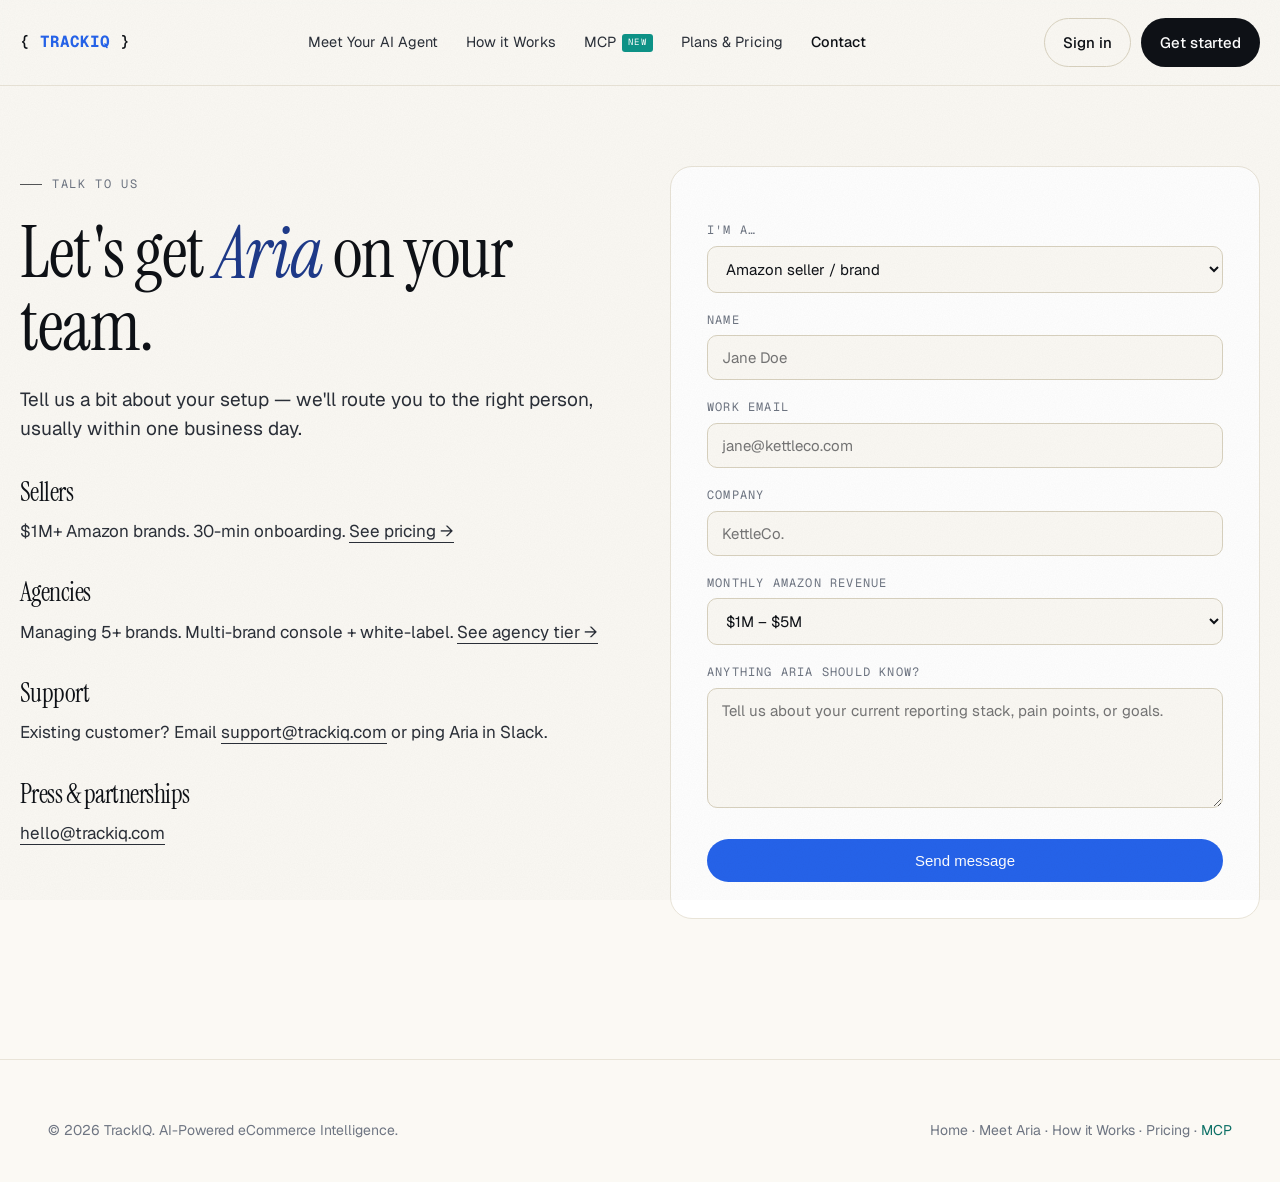
<file: contact.html>
<!doctype html>
<html lang="en" data-palette="warm" data-accent="blue" data-grain="on">
<head>
<meta charset="utf-8"/>
<meta name="viewport" content="width=device-width,initial-scale=1"/>
<title>Contact · TrackIQ</title>
<link rel="preconnect" href="https://fonts.googleapis.com">
<link href="https://fonts.googleapis.com/css2?family=Instrument+Serif:ital@0;1&family=Geist:wght@300;400;500;600;700&family=Geist+Mono:wght@400;500&display=swap" rel="stylesheet">
<style>
:root{--bg:#FBF9F4;--bg-alt:#F3EFE6;--surface:#fff;--ink:#0E1116;--ink-2:#2A2F38;--muted:#6E7582;--hair:#E9E4D8;--hair-strong:#D9D2BF;--accent:#2563EB;--accent-ink:#1E3A8A;--accent-pale:#F2F6FF;--radius:14px;--radius-lg:22px;--font-sans:"Geist",system-ui,sans-serif;--font-serif:"Instrument Serif",serif;--font-mono:"Geist Mono",monospace}
*{box-sizing:border-box}html,body{margin:0;padding:0}
body{background:var(--bg);color:var(--ink);font-family:var(--font-sans);font-size:17px;line-height:1.55}
a{color:inherit;text-decoration:none}
.container{max-width:1240px;margin:0 auto;padding:0 28px}
.grain{position:fixed;inset:0;pointer-events:none;z-index:999;opacity:.35;mix-blend-mode:multiply;background-image:url("data:image/svg+xml;utf8,<svg xmlns='http://www.w3.org/2000/svg' width='200' height='200'><filter id='n'><feTurbulence type='fractalNoise' baseFrequency='.85' numOctaves='2' stitchTiles='stitch'/><feColorMatrix values='0 0 0 0 0  0 0 0 0 0  0 0 0 0 0  0 0 0 0.08 0'/></filter><rect width='100%' height='100%' filter='url(%23n)'/></svg>")}
.eyebrow{font-family:var(--font-mono);font-size:12px;letter-spacing:.14em;text-transform:uppercase;color:var(--muted);display:inline-flex;align-items:center;gap:10px}
.eyebrow::before{content:"";width:22px;height:1px;background:var(--ink);opacity:.7}
h1,h2,h3{margin:0;letter-spacing:-.02em;font-weight:500}
h1{font-family:var(--font-serif);font-weight:400;font-size:clamp(46px,6vw,72px);line-height:1.02}h1 em{font-style:italic;color:var(--accent-ink)}
.lede{font-size:19px;color:var(--ink-2);max-width:52ch}
.btn{display:inline-flex;align-items:center;gap:8px;padding:12px 18px;border-radius:999px;font-weight:500;font-size:15px;border:1px solid transparent}
.btn-primary{background:var(--ink);color:#fff}.btn-accent{background:var(--accent);color:#fff}
.btn-ghost{border-color:var(--hair-strong)}
.nav{position:sticky;top:0;z-index:50;background:color-mix(in srgb,var(--bg) 82%,transparent);backdrop-filter:blur(14px);border-bottom:1px solid var(--hair)}
.nav-inner{display:flex;align-items:center;justify-content:space-between;padding:18px 0}
.logo{font-family:var(--font-mono);font-size:16px;font-weight:500}.logo b{color:var(--accent)}
.nav-links{display:flex;gap:28px}.nav-links a{font-size:14.5px;color:var(--ink-2)}.nav-links a[aria-current]{color:var(--ink);font-weight:500}
.nav-cta{display:flex;gap:10px}
.page{display:grid;grid-template-columns:1fr 1fr;gap:60px;padding:80px 0;align-items:start}
.form{background:var(--surface);border:1px solid var(--hair);border-radius:var(--radius-lg);padding:36px}
.form label{display:block;font-size:12px;font-family:var(--font-mono);text-transform:uppercase;letter-spacing:.1em;color:var(--muted);margin-bottom:6px;margin-top:18px}
.form input,.form textarea,.form select{width:100%;padding:12px 14px;border:1px solid var(--hair-strong);border-radius:10px;font-family:var(--font-sans);font-size:15px;background:var(--bg);color:var(--ink)}
.form textarea{min-height:120px;resize:vertical}
.form button{margin-top:24px;width:100%;justify-content:center}
.info h3{font-family:var(--font-serif);font-weight:400;font-size:26px;margin:28px 0 6px}
.info p{color:var(--ink-2);margin:0 0 8px}.info a{border-bottom:1px solid currentColor}
footer{border-top:1px solid var(--hair);padding:60px 0 40px;margin-top:60px;color:var(--muted);font-size:14px}
.footer-grid{display:flex;justify-content:space-between;flex-wrap:wrap;gap:20px}
@media (max-width:900px){.page{grid-template-columns:1fr}.nav-links{display:none}}
</style>
</head>
<body>
<div class="grain"></div>
<nav class="nav"><div class="container nav-inner">
  <a href="index.html" class="logo">{ <b>TRACKIQ</b> }</a>
  <div class="nav-links">
    <a href="meet-your-ai-agent.html">Meet Your AI Agent</a>
    <a href="how-it-works.html">How it Works</a>
    <a href="mcp.html" style="display:inline-flex;align-items:center;gap:6px">MCP <span style="font-family:var(--font-mono);font-size:9px;letter-spacing:.12em;background:#0D9488;color:#fff;padding:2px 6px;border-radius:3px">NEW</span></a>
    <a href="plans-and-pricing.html">Plans &amp; Pricing</a>
    <a href="contact.html" aria-current="page">Contact</a>
  </div>
  <div class="nav-cta">
    <a href="#" class="btn btn-ghost">Sign in</a>
    <a href="plans-and-pricing.html" class="btn btn-primary">Get started</a>
  </div>
</div></nav>

<main class="container page">
  <div>
    <div class="eyebrow" style="margin-bottom:22px">Talk to us</div>
    <h1>Let's get <em>Aria</em> on your team.</h1>
    <p class="lede" style="margin-top:22px">Tell us a bit about your setup — we'll route you to the right person, usually within one business day.</p>
    <div class="info">
      <h3>Sellers</h3><p>$1M+ Amazon brands. 30-min onboarding. <a href="plans-and-pricing.html">See pricing →</a></p>
      <h3>Agencies</h3><p>Managing 5+ brands. Multi-brand console + white-label. <a href="plans-and-pricing.html">See agency tier →</a></p>
      <h3>Support</h3><p>Existing customer? Email <a href="mailto:support@trackiq.com">support@trackiq.com</a> or ping Aria in Slack.</p>
      <h3>Press &amp; partnerships</h3><p><a href="mailto:hello@trackiq.com">hello@trackiq.com</a></p>
    </div>
  </div>
  <form class="form" onsubmit="event.preventDefault(); this.innerHTML='<div style=&quot;text-align:center;padding:40px 20px&quot;><h3 style=&quot;font-family:var(--font-serif);font-size:28px;font-weight:400;margin-bottom:10px&quot;>Got it — talk soon.</h3><p style=&quot;color:var(--muted);margin:0&quot;>We&rsquo;ll be in touch within one business day.</p></div>'">
    <label>I'm a…</label>
    <select>
      <option>Amazon seller / brand</option>
      <option>Agency managing multiple brands</option>
      <option>Brand manager / media buyer</option>
      <option>Press / partner</option>
      <option>Other</option>
    </select>
    <label>Name</label><input required placeholder="Jane Doe"/>
    <label>Work email</label><input required type="email" placeholder="jane@kettleco.com"/>
    <label>Company</label><input placeholder="KettleCo."/>
    <label>Monthly Amazon revenue</label>
    <select>
      <option>$1M – $5M</option>
      <option>$5M – $20M</option>
      <option>$20M – $100M</option>
      <option>$100M+</option>
      <option>Agency (multi-brand)</option>
    </select>
    <label>Anything Aria should know?</label>
    <textarea placeholder="Tell us about your current reporting stack, pain points, or goals."></textarea>
    <button class="btn btn-accent">Send message</button>
  </form>
</main>

<footer><div class="container footer-grid">
  <div>© 2026 TrackIQ. AI-Powered eCommerce Intelligence.</div>
  <div><a href="index.html">Home</a> · <a href="meet-your-ai-agent.html">Meet Aria</a> · <a href="how-it-works.html">How it Works</a> · <a href="plans-and-pricing.html">Pricing</a> · <a href="mcp.html" style="color:#0B6F65">MCP</a></div>
</div></footer>
</body>
</html>
</file>
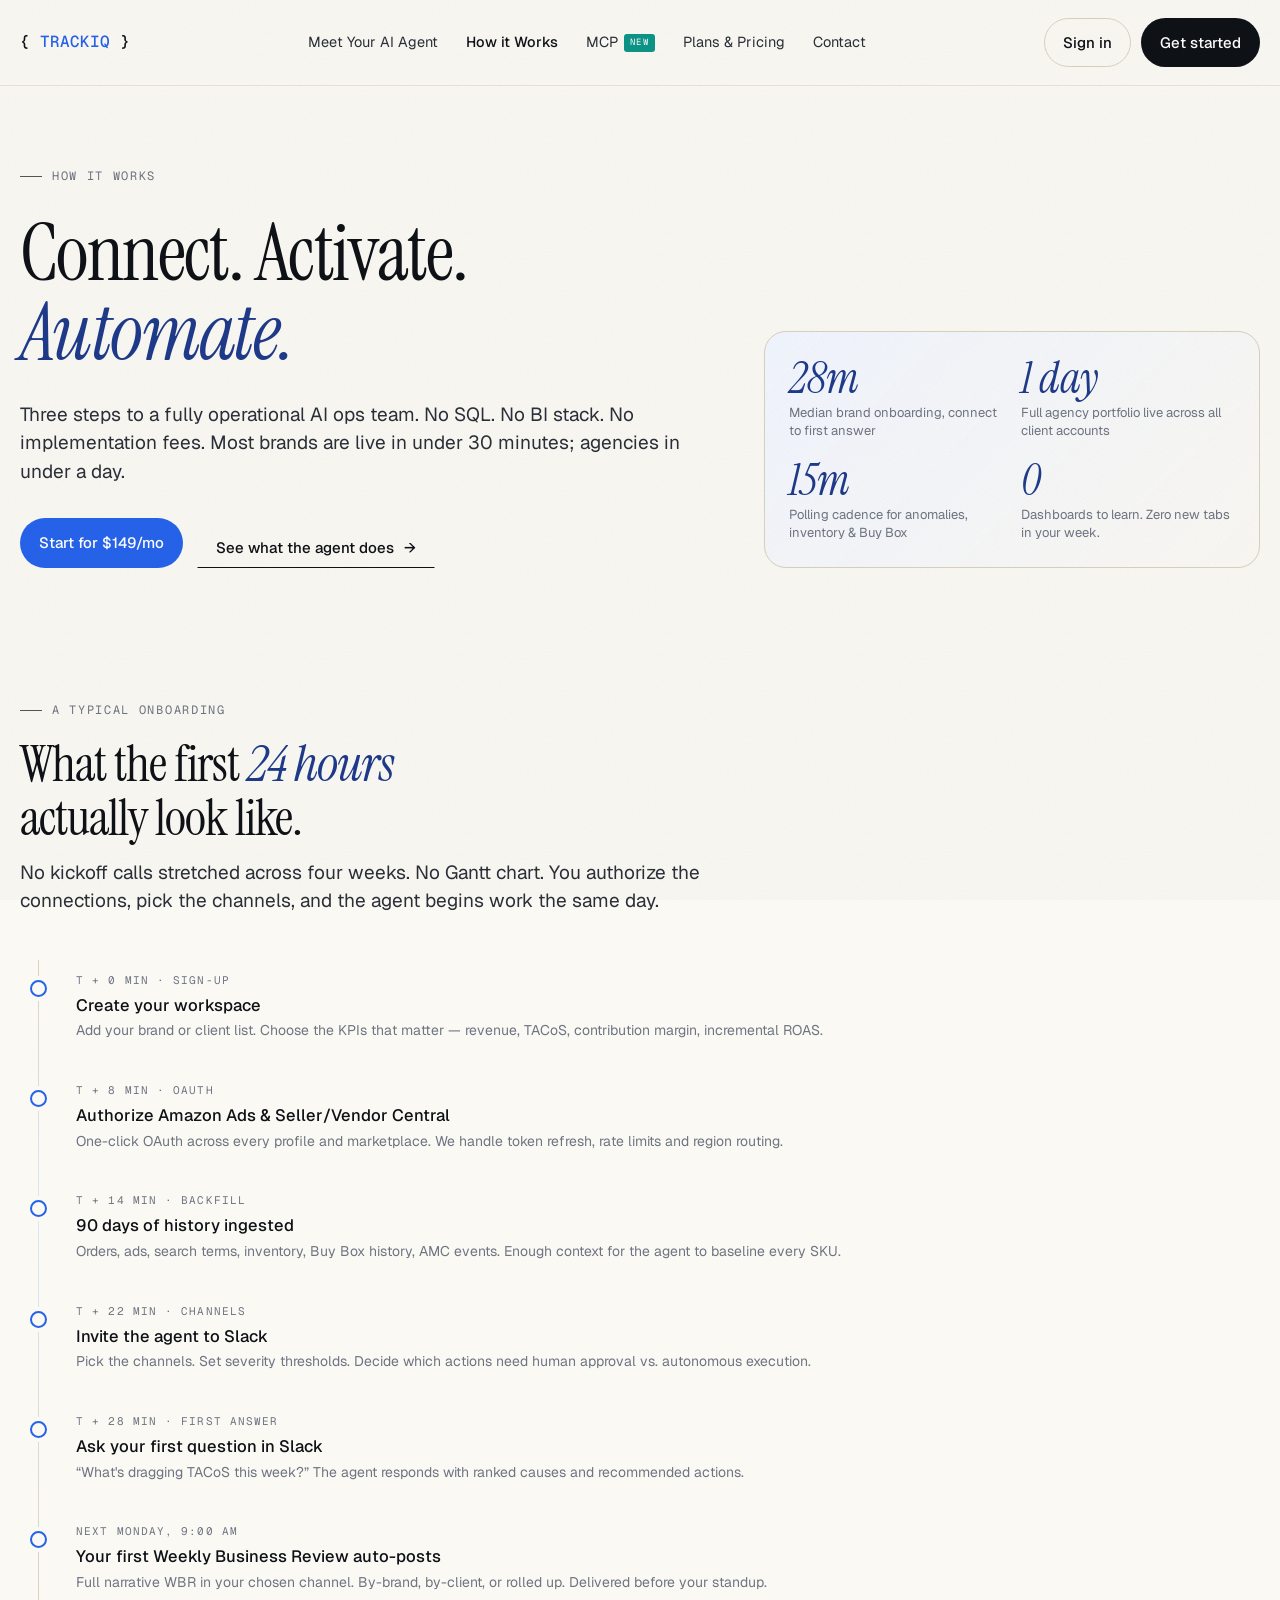
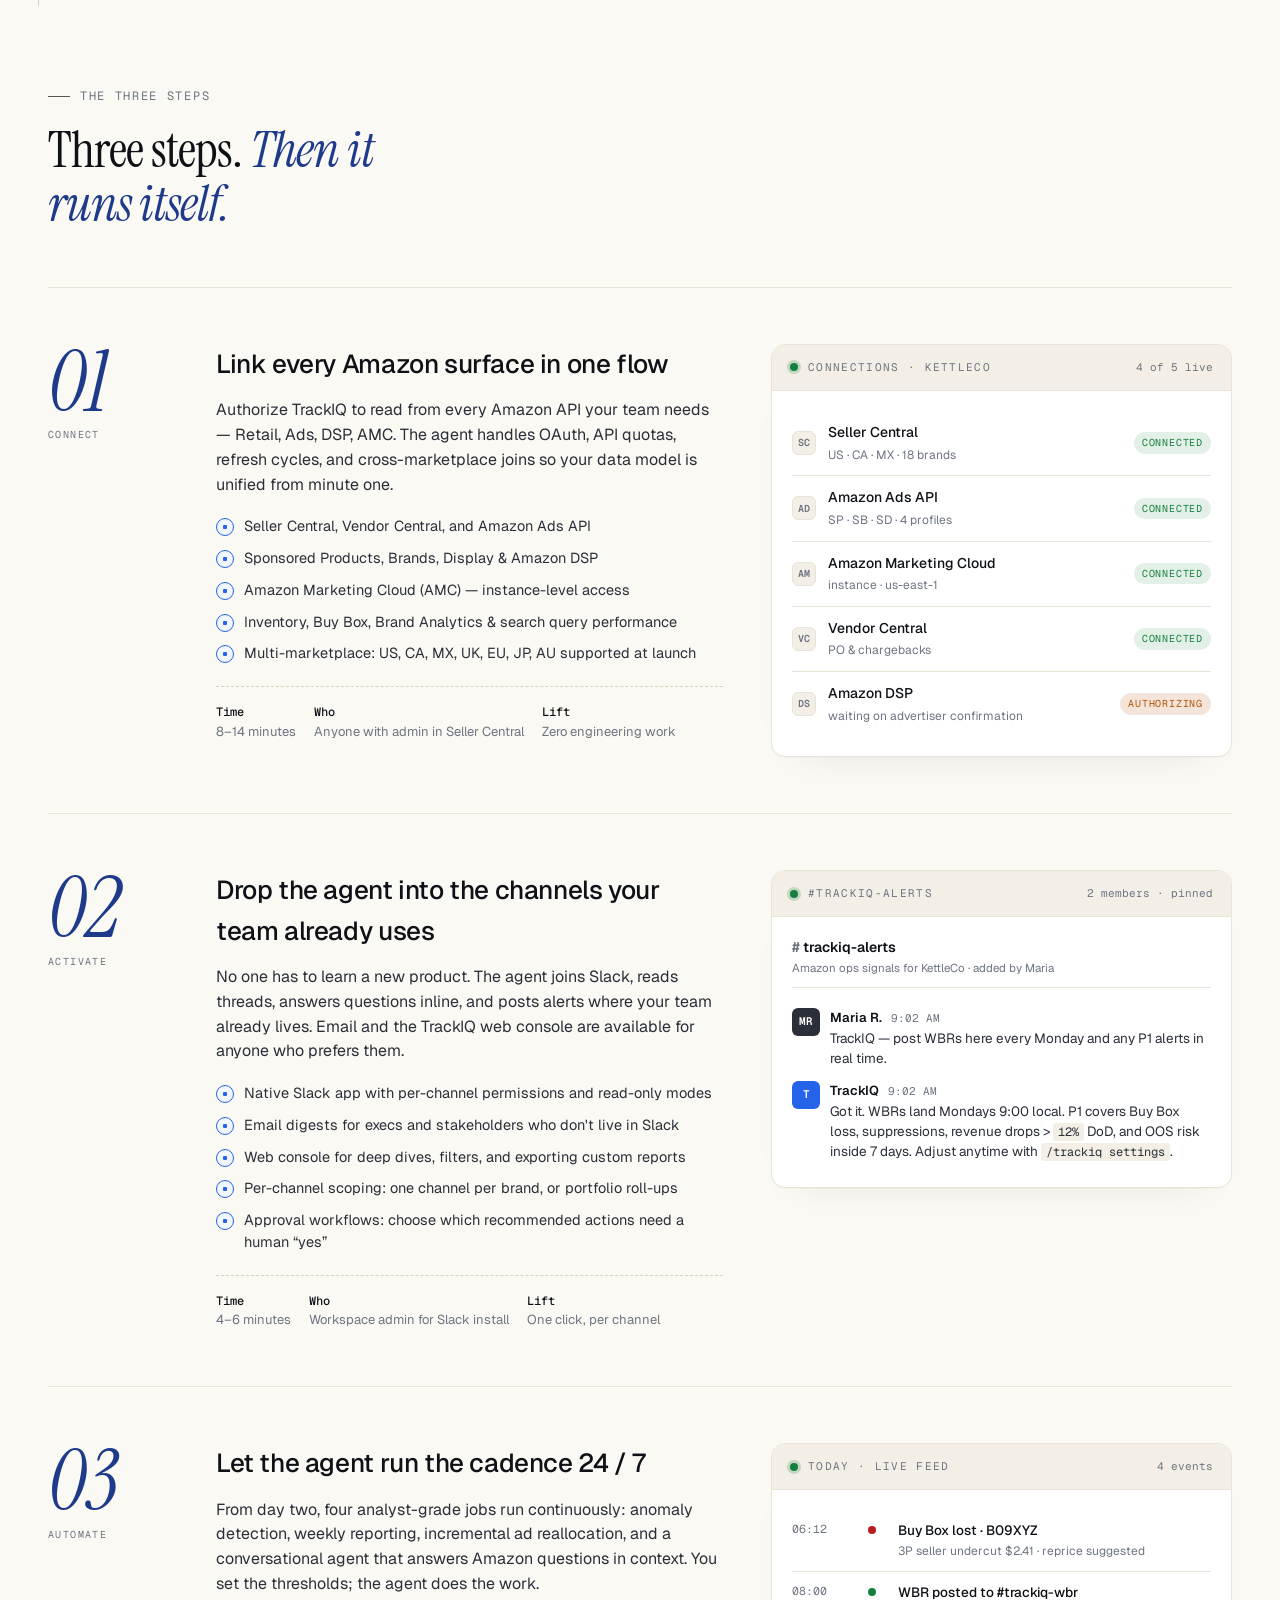
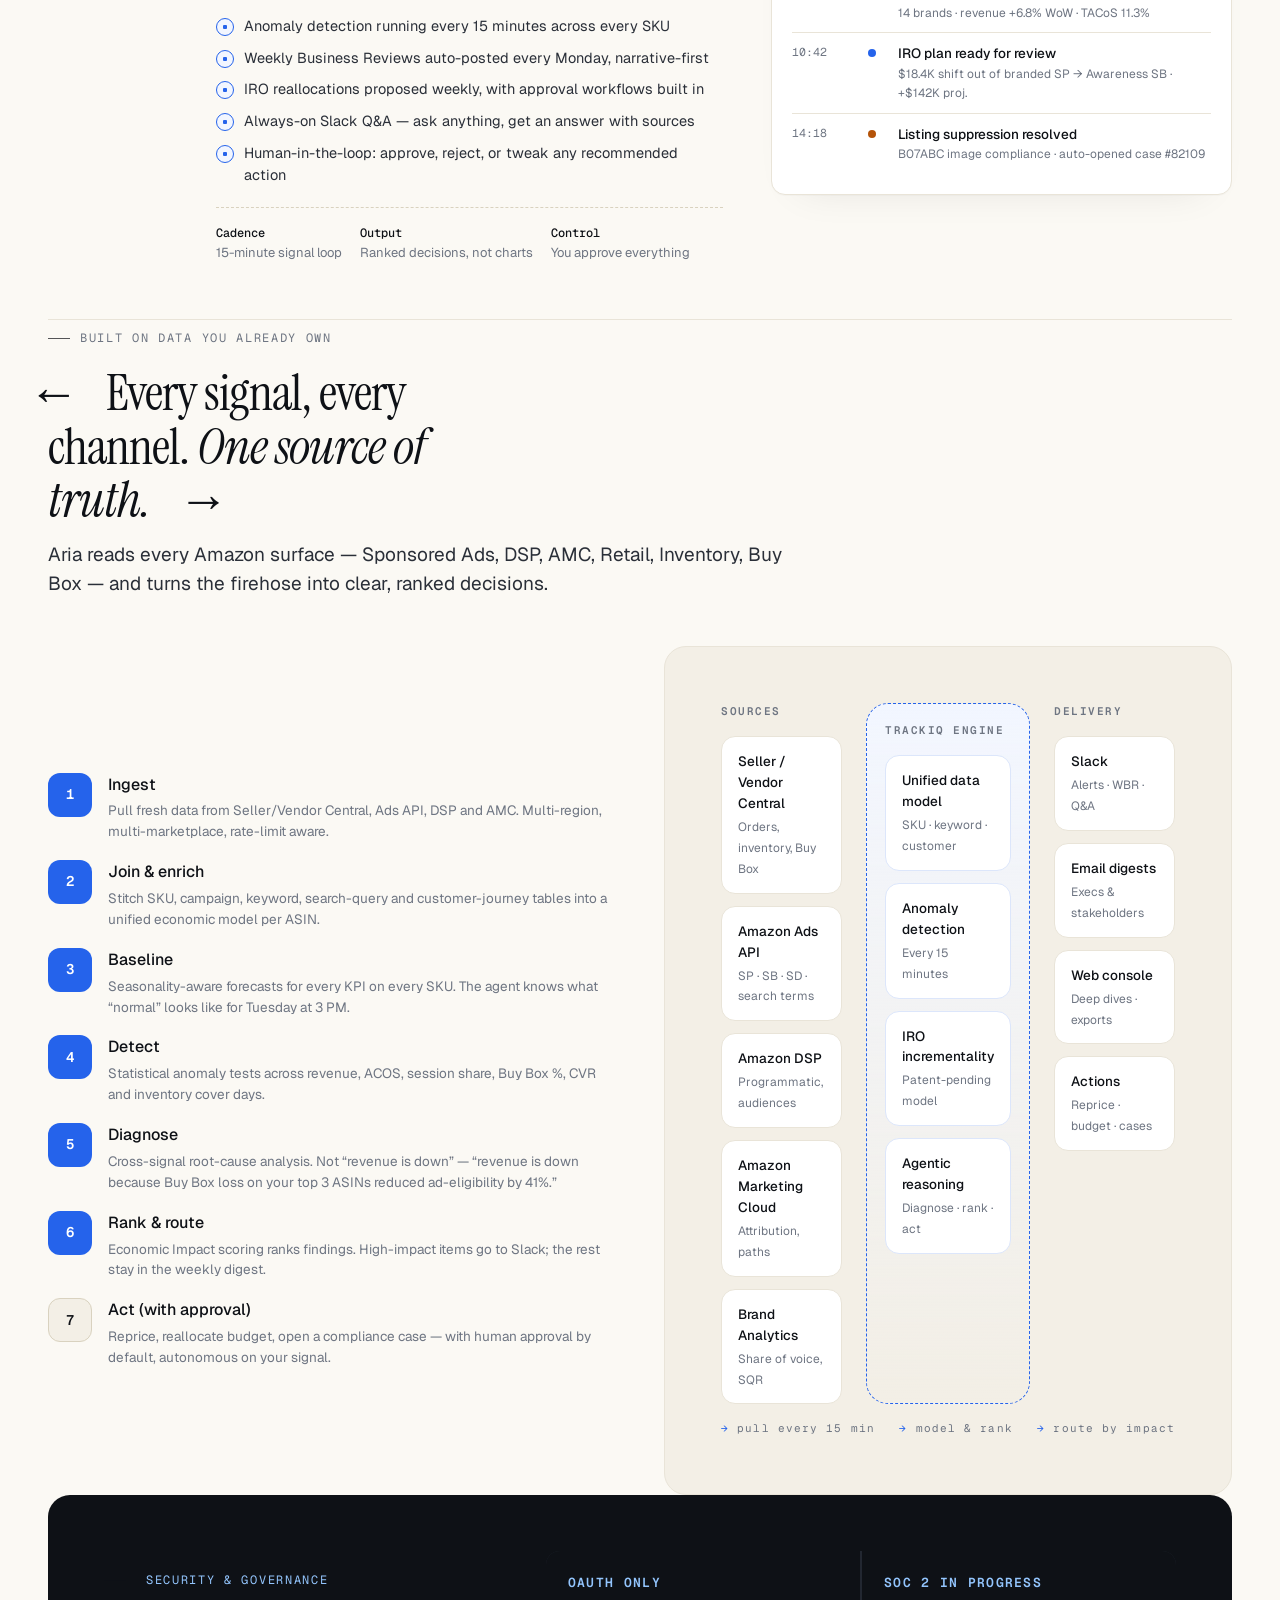
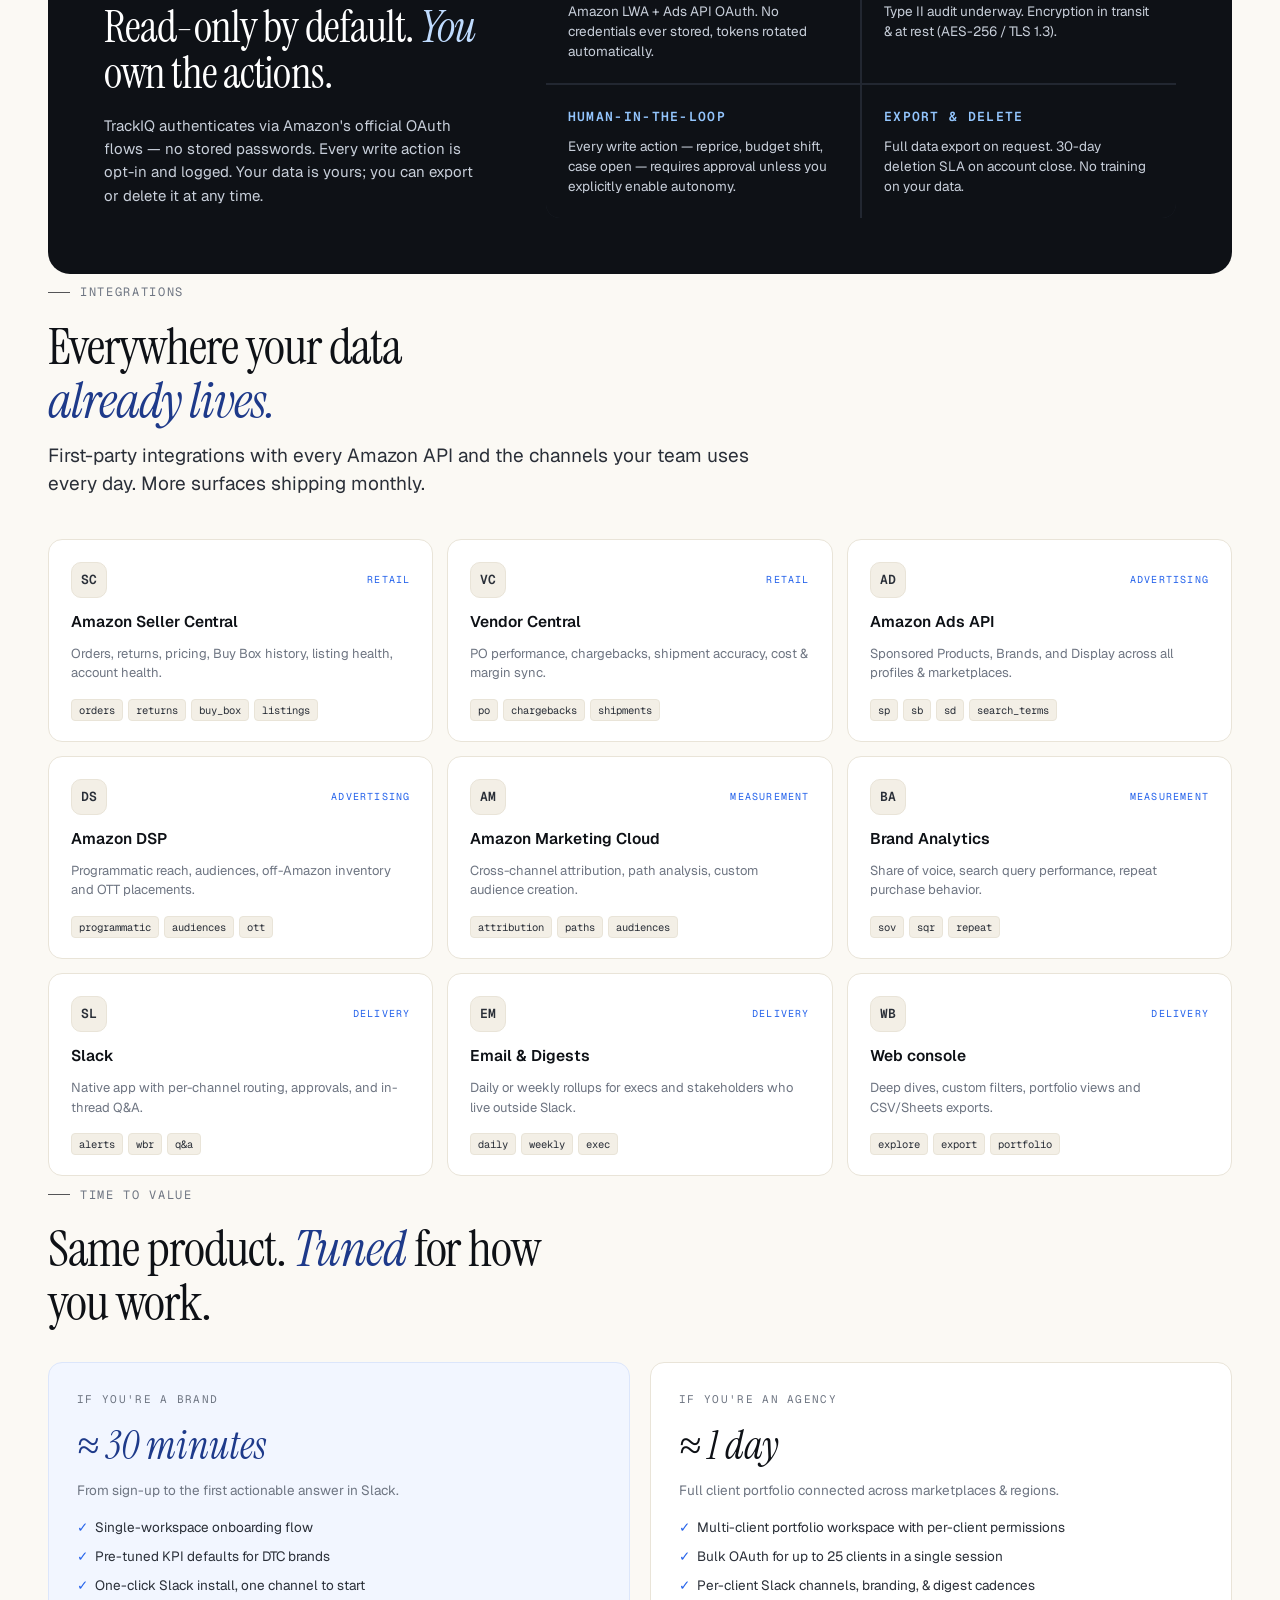
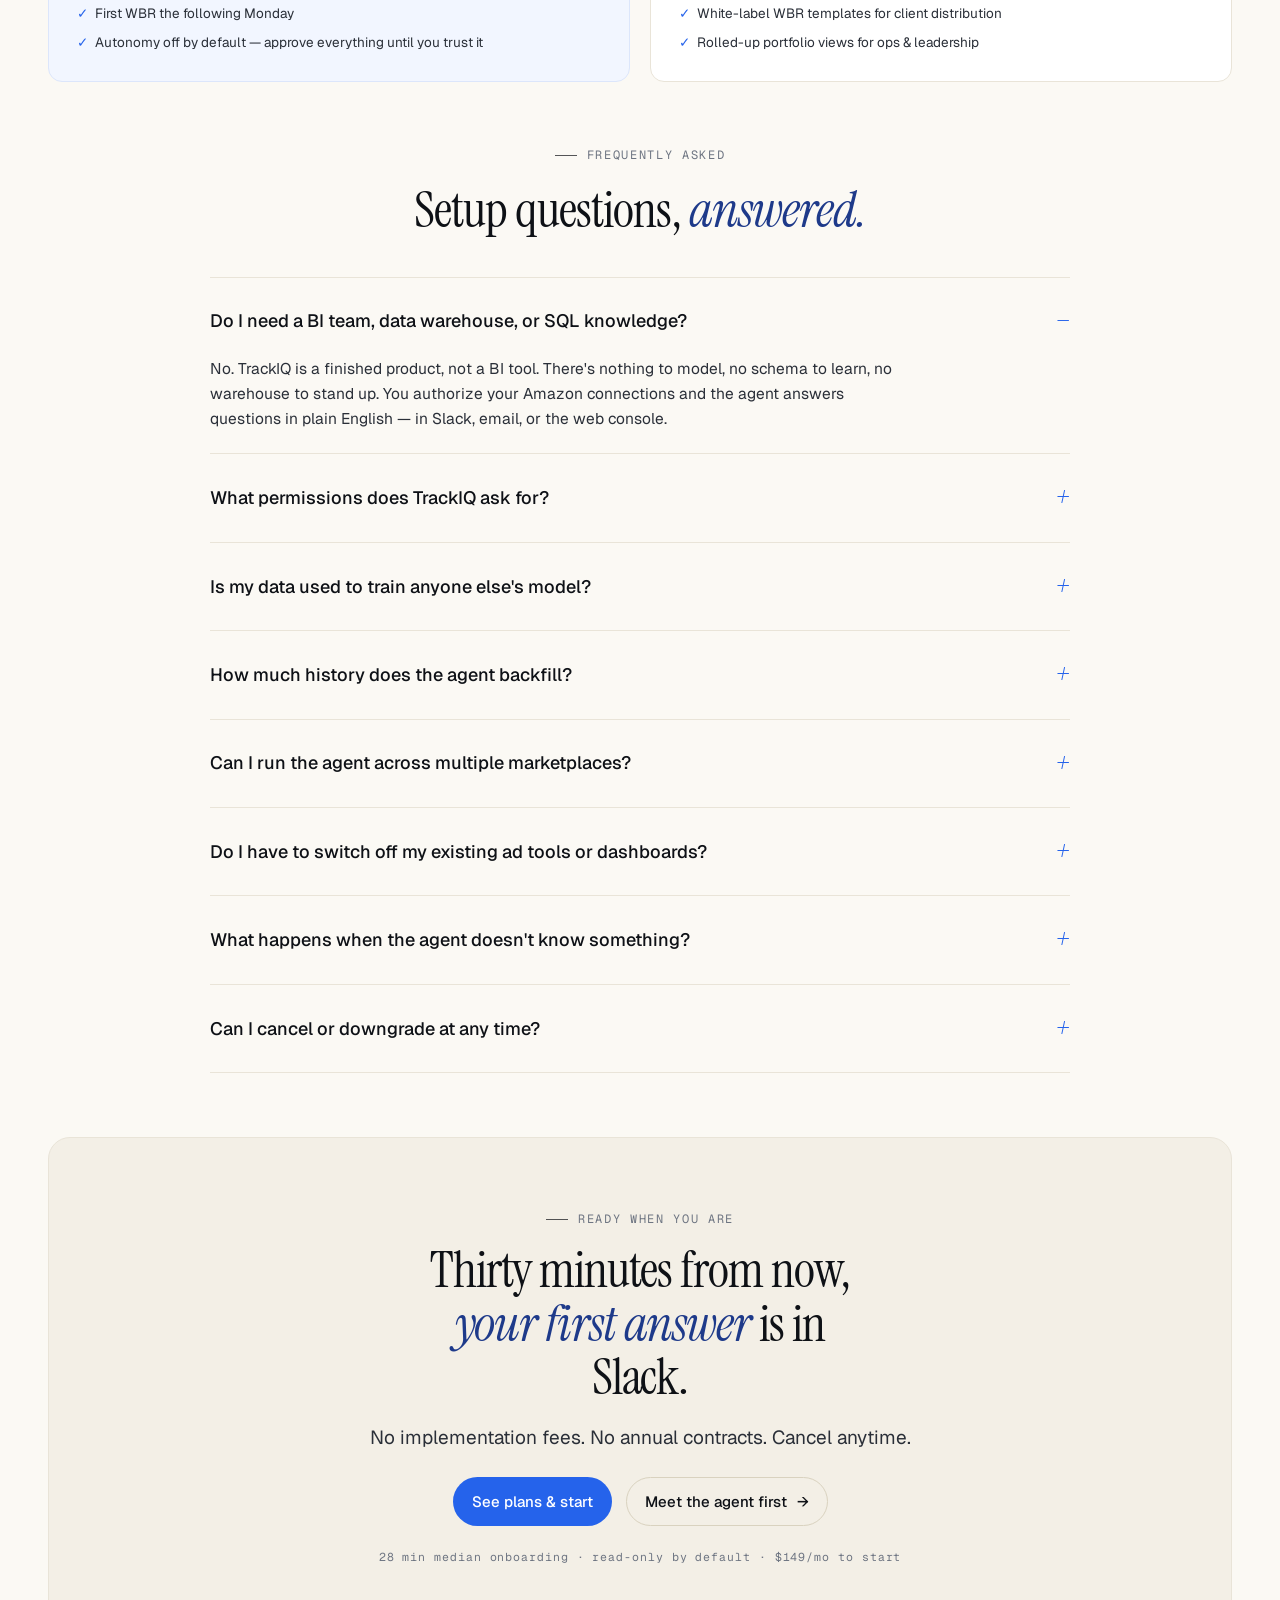
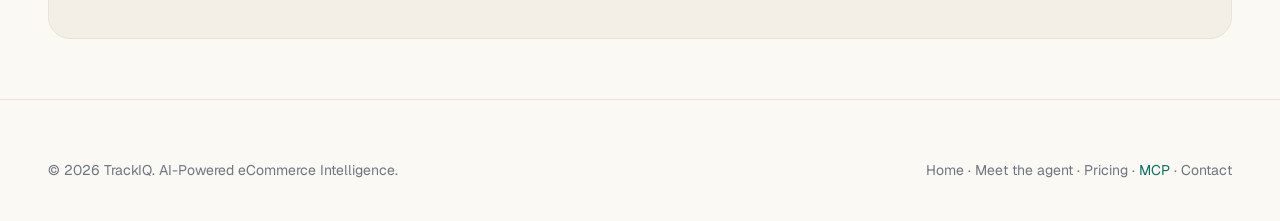
<file: how-it-works.html>
<!doctype html>
<html lang="en" data-palette="warm" data-accent="blue" data-grain="on">
<head>
<meta charset="utf-8"/>
<meta name="viewport" content="width=device-width,initial-scale=1"/>
<title>How it Works · TrackIQ</title>
<link rel="preconnect" href="https://fonts.googleapis.com">
<link href="https://fonts.googleapis.com/css2?family=Instrument+Serif:ital@0;1&family=Geist:wght@300;400;500;600;700&family=Geist+Mono:wght@400;500&display=swap" rel="stylesheet">
<style>
:root{
  --bg:#FBF9F4;--bg-alt:#F3EFE6;--bg-deep:#ECE6D6;--surface:#fff;
  --ink:#0E1116;--ink-2:#2A2F38;--muted:#6E7582;
  --hair:#E9E4D8;--hair-strong:#D9D2BF;
  --accent:#2563EB;--accent-ink:#1E3A8A;--accent-pale:#F2F6FF;--accent-soft:#DCE6FB;
  --ok:#15803D;--warn:#B45309;--err:#B91C1C;
  --radius:14px;--radius-lg:22px;
  --font-sans:"Geist",system-ui,sans-serif;--font-serif:"Instrument Serif",serif;--font-mono:"Geist Mono",monospace;
}
*{box-sizing:border-box}html,body{margin:0;padding:0}
body{background:var(--bg);color:var(--ink);font-family:var(--font-sans);font-size:17px;line-height:1.55;-webkit-font-smoothing:antialiased}
a{color:inherit;text-decoration:none}img,svg{display:block;max-width:100%}
.container{max-width:1240px;margin:0 auto;padding:0 28px}
.container-narrow{max-width:960px;margin:0 auto;padding:0 28px}
.grain{position:fixed;inset:0;pointer-events:none;z-index:999;opacity:.35;mix-blend-mode:multiply;background-image:url("data:image/svg+xml;utf8,<svg xmlns='http://www.w3.org/2000/svg' width='200' height='200'><filter id='n'><feTurbulence type='fractalNoise' baseFrequency='.85' numOctaves='2' stitchTiles='stitch'/><feColorMatrix values='0 0 0 0 0  0 0 0 0 0  0 0 0 0 0  0 0 0 0.08 0'/></filter><rect width='100%' height='100%' filter='url(%23n)'/></svg>")}

.eyebrow{font-family:var(--font-mono);font-size:12px;letter-spacing:.14em;text-transform:uppercase;color:var(--muted);display:inline-flex;align-items:center;gap:10px}
.eyebrow::before{content:"";width:22px;height:1px;background:var(--ink);opacity:.7}
h1,h2,h3,h4{margin:0;letter-spacing:-.02em;font-weight:500}
h1{font-family:var(--font-serif);font-weight:400;font-size:clamp(46px,6.2vw,86px);line-height:1.0}
h1 em,h2 em,h3 em{font-style:italic;color:var(--accent-ink)}
h2.display{font-family:var(--font-serif);font-weight:400;font-size:clamp(36px,4vw,56px);line-height:1.05}
h3{font-size:22px;font-weight:500}
h4{font-size:15px;font-weight:600;letter-spacing:-.005em}
.lede{font-size:19px;line-height:1.5;color:var(--ink-2);max-width:58ch}
.btn{display:inline-flex;align-items:center;gap:8px;padding:12px 18px;border-radius:999px;font-weight:500;font-size:15px;border:1px solid transparent;transition:transform .2s}
.btn:hover{transform:translateY(-1px)}
.btn-primary{background:var(--ink);color:#fff}
.btn-accent{background:var(--accent);color:#fff}
.btn-ghost{border-color:var(--hair-strong)}
.btn-link{border-bottom:1px solid currentColor;padding-bottom:2px;border-radius:0}
.btn-arrow::after{content:"→";margin-left:2px;transition:transform .2s}
.btn-arrow:hover::after{transform:translateX(3px)}

/* NAV */
.nav{position:sticky;top:0;z-index:50;background:color-mix(in srgb,var(--bg) 82%,transparent);backdrop-filter:blur(14px);border-bottom:1px solid var(--hair)}
.nav-inner{display:flex;align-items:center;justify-content:space-between;padding:18px 0}
.logo{font-family:var(--font-mono);font-size:16px;font-weight:500}.logo b{color:var(--accent);font-weight:500}
.nav-links{display:flex;gap:28px}.nav-links a{font-size:14.5px;color:var(--ink-2)}.nav-links a[aria-current]{color:var(--ink);font-weight:500}
.nav-cta{display:flex;gap:10px}

section{padding:96px 0}
section.tight{padding:64px 0}

/* HERO */
.hero{padding:72px 0 60px}
.hero-grid{display:grid;grid-template-columns:1.15fr .85fr;gap:72px;align-items:end}
.hero h1{max-width:14ch;margin-bottom:28px}
.hero .lede{margin-bottom:32px}
.hero-cta{display:flex;gap:14px;flex-wrap:wrap}
.hero-stats{display:grid;grid-template-columns:1fr 1fr;gap:18px;padding:24px;border:1px solid var(--hair-strong);border-radius:var(--radius-lg);background:linear-gradient(135deg,var(--accent-pale),transparent)}
.hs-num{font-family:var(--font-serif);font-style:italic;font-size:44px;color:var(--accent-ink);line-height:1}
.hs-lbl{color:var(--muted);font-size:13px;margin-top:4px;line-height:1.4}

/* TIMELINE RAIL */
.rail-wrap{position:relative;margin-top:20px;padding-left:56px}
.rail-wrap::before{content:"";position:absolute;left:18px;top:8px;bottom:8px;width:1px;background:linear-gradient(to bottom,var(--hair-strong),var(--accent-soft) 40%,var(--hair-strong))}
.rail-stop{position:relative;padding:20px 0}
.rail-stop::before{content:"";position:absolute;left:-46px;top:28px;width:13px;height:13px;border-radius:999px;background:var(--bg);border:2px solid var(--accent);box-shadow:0 0 0 4px var(--bg)}
.rail-time{font-family:var(--font-mono);font-size:11px;letter-spacing:.1em;text-transform:uppercase;color:var(--muted);margin-bottom:4px}
.rail-title{font-weight:500;font-size:16.5px;margin-bottom:2px}
.rail-desc{color:var(--muted);font-size:14px;line-height:1.55}

/* STEPS */
.steps{margin-top:56px}
.step{display:grid;grid-template-columns:120px 1.1fr 1fr;gap:48px;padding:56px 0;border-top:1px solid var(--hair);align-items:start}
.step:last-child{border-bottom:1px solid var(--hair)}
.step-num{font-family:var(--font-serif);font-style:italic;font-size:84px;color:var(--accent-ink);line-height:.9}
.step-num-sub{font-family:var(--font-mono);font-size:10px;letter-spacing:.14em;text-transform:uppercase;color:var(--muted);margin-top:8px}
.step h3{margin-bottom:14px;font-size:26px;letter-spacing:-.015em}
.step-body > p{color:var(--ink-2);margin:0 0 18px;font-size:16px;max-width:48ch}
.step-checks{list-style:none;padding:0;margin:0 0 22px;display:grid;gap:10px}
.step-checks li{display:flex;gap:10px;font-size:14.5px;color:var(--ink-2);line-height:1.5}
.step-checks li::before{content:"";flex:0 0 16px;height:16px;margin-top:3px;border-radius:999px;background:var(--accent-pale);border:1.5px solid var(--accent);background-image:radial-gradient(circle,var(--accent) 2px,transparent 2.5px)}
.step-meta{display:flex;gap:18px;flex-wrap:wrap;padding-top:16px;border-top:1px dashed var(--hair-strong);font-size:13px;color:var(--muted)}
.step-meta b{color:var(--ink);font-weight:500;display:block;font-family:var(--font-mono);font-size:12px}

/* Step visual "card" */
.sv{background:var(--surface);border:1px solid var(--hair);border-radius:var(--radius);overflow:hidden;box-shadow:0 1px 0 rgba(0,0,0,.02),0 20px 40px -30px rgba(0,0,0,.12)}
.sv-head{display:flex;justify-content:space-between;align-items:center;padding:14px 18px;border-bottom:1px solid var(--hair);background:var(--bg-alt)}
.sv-head-l{display:flex;align-items:center;gap:10px;font-family:var(--font-mono);font-size:11px;letter-spacing:.12em;text-transform:uppercase;color:var(--muted)}
.sv-dot{width:8px;height:8px;border-radius:999px;background:var(--ok);box-shadow:0 0 0 3px color-mix(in srgb,var(--ok) 22%,transparent)}
.sv-body{padding:20px}

/* Connection rows (step 1) */
.conn-row{display:grid;grid-template-columns:24px 1fr auto;gap:12px;align-items:center;padding:11px 0;border-bottom:1px solid var(--hair);font-size:14px}
.conn-row:last-child{border-bottom:none}
.conn-ico{width:24px;height:24px;border-radius:6px;background:var(--bg-alt);border:1px solid var(--hair);display:flex;align-items:center;justify-content:center;font-family:var(--font-mono);font-size:10px;color:var(--muted);font-weight:600}
.conn-name{font-weight:500}
.conn-sub{color:var(--muted);font-size:12px;margin-top:2px}
.conn-pill{font-family:var(--font-mono);font-size:10px;letter-spacing:.08em;text-transform:uppercase;padding:3px 8px;border-radius:999px}
.conn-pill.ok{background:color-mix(in srgb,var(--ok) 12%,transparent);color:var(--ok)}
.conn-pill.wait{background:color-mix(in srgb,var(--warn) 15%,transparent);color:var(--warn)}

/* Slack preview (step 2) */
.slack{font-family:var(--font-sans);font-size:13.5px}
.slack-head{display:flex;align-items:center;gap:8px;padding-bottom:10px;border-bottom:1px solid var(--hair);margin-bottom:14px}
.slack-ch{font-weight:600;font-size:14px}.slack-ch::before{content:"# ";color:var(--muted)}
.slack-sub{color:var(--muted);font-size:11.5px}
.slack-msg{display:grid;grid-template-columns:28px 1fr;gap:10px;padding:6px 0}
.slack-av{width:28px;height:28px;border-radius:6px;background:var(--accent);color:#fff;display:flex;align-items:center;justify-content:center;font-weight:600;font-size:11px;font-family:var(--font-mono)}
.slack-av.u{background:var(--ink-2)}
.slack-name{font-weight:600;font-size:13px}.slack-name span{font-weight:400;color:var(--muted);font-size:11px;margin-left:6px;font-family:var(--font-mono)}
.slack-text{color:var(--ink-2);line-height:1.5;font-size:13.5px}
.slack-text code{font-family:var(--font-mono);font-size:12px;background:var(--bg-alt);padding:1px 5px;border-radius:3px}

/* Today ticker (step 3) */
.ticker-row{display:grid;grid-template-columns:64px 18px 1fr;gap:12px;padding:10px 0;border-bottom:1px solid var(--hair);font-size:13.5px;align-items:start}
.ticker-row:last-child{border:none}
.ticker-time{font-family:var(--font-mono);font-size:11.5px;color:var(--muted)}
.ticker-dot{width:8px;height:8px;border-radius:999px;margin-top:6px}
.ticker-dot.a{background:var(--err)}.ticker-dot.b{background:var(--accent)}.ticker-dot.c{background:var(--ok)}.ticker-dot.d{background:var(--warn)}
.ticker-title{font-weight:500;font-size:13.5px;color:var(--ink)}
.ticker-sub{color:var(--muted);font-size:12px;margin-top:1px}

/* ARCHITECTURE DIAGRAM */
.arch{background:var(--bg-alt);border:1px solid var(--hair);border-radius:var(--radius-lg);padding:56px}
.arch-grid{display:grid;grid-template-columns:repeat(3,1fr);gap:24px;align-items:stretch}
.arch-col{display:flex;flex-direction:column;gap:12px}
.arch-col h4{font-size:11px;font-family:var(--font-mono);letter-spacing:.14em;text-transform:uppercase;color:var(--muted);margin-bottom:4px}
.arch-card{background:#fff;border:1px solid var(--hair);border-radius:var(--radius);padding:14px 16px;font-size:13.5px}
.arch-card b{font-weight:500;display:block;margin-bottom:2px}
.arch-card span{color:var(--muted);font-size:12px}
.arch-col.mid{background:linear-gradient(180deg,var(--accent-pale),transparent);border:1px dashed var(--accent);border-radius:var(--radius-lg);padding:18px}
.arch-col.mid .arch-card{background:#fff;border-color:var(--accent-soft)}
.arch-arrows{display:flex;justify-content:space-between;margin-top:16px;color:var(--muted);font-family:var(--font-mono);font-size:11px;letter-spacing:.1em}
.arch-arrows span::before{content:"→ ";color:var(--accent)}

/* INTEGRATIONS */
.int-grid{display:grid;grid-template-columns:repeat(3,1fr);gap:14px;margin-top:40px}
.int{background:var(--surface);border:1px solid var(--hair);border-radius:var(--radius);padding:22px 22px 20px;display:flex;flex-direction:column;gap:10px;transition:border-color .2s}
.int:hover{border-color:var(--accent-soft)}
.int-top{display:flex;justify-content:space-between;align-items:center}
.int-ico{width:36px;height:36px;border-radius:10px;background:var(--bg-alt);border:1px solid var(--hair);display:flex;align-items:center;justify-content:center;font-family:var(--font-mono);font-size:13px;font-weight:600;color:var(--ink-2)}
.int-tag{font-family:var(--font-mono);font-size:10px;color:var(--accent);letter-spacing:.12em;text-transform:uppercase}
.int-head{font-weight:600;font-size:15.5px;margin-top:2px}
.int-sub{color:var(--muted);font-size:13px;margin:0;line-height:1.5}
.int-fields{display:flex;flex-wrap:wrap;gap:5px;margin-top:6px}
.int-fields span{font-family:var(--font-mono);font-size:10.5px;color:var(--ink-2);background:var(--bg-alt);border:1px solid var(--hair);padding:2px 7px;border-radius:4px}

/* DATA FLOW */
.flow{display:grid;grid-template-columns:1fr 1fr;gap:48px;align-items:center;margin-top:48px}
.flow-list{display:grid;gap:18px}
.flow-step{display:grid;grid-template-columns:44px 1fr;gap:16px;align-items:start}
.flow-num{width:44px;height:44px;border-radius:12px;background:var(--accent);color:#fff;display:flex;align-items:center;justify-content:center;font-family:var(--font-mono);font-weight:600;font-size:14px}
.flow-num.alt{background:var(--bg-alt);color:var(--ink);border:1px solid var(--hair-strong)}
.flow-title{font-weight:500;font-size:16px;margin-bottom:3px}
.flow-desc{color:var(--muted);font-size:13.5px;line-height:1.55}

/* SECURITY STRIP */
.sec{background:var(--ink);color:#fff;border-radius:var(--radius-lg);padding:56px;display:grid;grid-template-columns:1fr 1.6fr;gap:48px;align-items:center}
.sec h2{color:#fff;font-family:var(--font-serif);font-weight:400;font-size:44px;line-height:1.05}
.sec h2 em{color:#BFDBFE}
.sec p{color:#C8CFDA;font-size:15px;line-height:1.55;margin:18px 0 0;max-width:38ch}
.sec-grid{display:grid;grid-template-columns:1fr 1fr;gap:2px;background:#222731;border-radius:var(--radius);overflow:hidden}
.sec-item{background:var(--ink);padding:22px}
.sec-item h4{color:#fff;font-size:13px;font-family:var(--font-mono);letter-spacing:.1em;text-transform:uppercase;color:#93C5FD;margin-bottom:8px}
.sec-item p{color:#C8CFDA;font-size:13.5px;margin:0;line-height:1.5}

/* COMPARISON: time to value */
.ttv{display:grid;grid-template-columns:1fr 1fr;gap:20px;margin-top:32px}
.ttv-col{border:1px solid var(--hair);border-radius:var(--radius);padding:28px;background:var(--surface)}
.ttv-col.brand{background:var(--accent-pale);border-color:var(--accent-soft)}
.ttv-label{font-family:var(--font-mono);font-size:11px;letter-spacing:.12em;text-transform:uppercase;color:var(--muted);margin-bottom:6px}
.ttv-brand .ttv-label{color:var(--accent-ink)}
.ttv-time{font-family:var(--font-serif);font-style:italic;font-size:40px;color:var(--ink);margin-bottom:4px}
.ttv-col.brand .ttv-time{color:var(--accent-ink)}
.ttv-sub{color:var(--muted);font-size:13.5px;margin-bottom:16px}
.ttv-list{list-style:none;padding:0;margin:0;display:grid;gap:8px;font-size:13.5px;color:var(--ink-2)}
.ttv-list li{padding-left:18px;position:relative}
.ttv-list li::before{content:"✓";position:absolute;left:0;color:var(--accent)}

/* FAQ */
.faq{max-width:860px;margin:40px auto 0}
.faq details{border-top:1px solid var(--hair);padding:22px 0}
.faq details:last-child{border-bottom:1px solid var(--hair)}
.faq summary{list-style:none;cursor:pointer;font-size:18px;font-weight:500;display:flex;justify-content:space-between;align-items:center;gap:16px}
.faq summary::-webkit-details-marker{display:none}
.faq summary::after{content:"+";font-family:var(--font-serif);font-style:italic;font-size:28px;color:var(--accent);transition:transform .3s}
.faq details[open] summary::after{content:"−"}
.faq p{color:var(--ink-2);font-size:15.5px;margin:14px 0 0;line-height:1.6;max-width:70ch}

/* CLOSE */
.close{text-align:center;background:var(--bg-alt);border:1px solid var(--hair);border-radius:var(--radius-lg);padding:72px 40px}
.close h2{max-width:20ch;margin:14px auto 18px}
.close-cta{display:flex;gap:14px;justify-content:center;flex-wrap:wrap;margin-top:24px}
.close-fine{margin-top:22px;font-family:var(--font-mono);font-size:11.5px;letter-spacing:.08em;color:var(--muted)}

/* FOOTER */
footer{border-top:1px solid var(--hair);padding:60px 0 40px;margin-top:60px;color:var(--muted);font-size:14px}
.footer-grid{display:flex;justify-content:space-between;flex-wrap:wrap;gap:20px}

@media (max-width:980px){
  .hero-grid{grid-template-columns:1fr;gap:40px}
  .step{grid-template-columns:1fr}
  .arch-grid,.flow,.sec,.int-grid,.ttv{grid-template-columns:1fr}
  .arch,.sec{padding:32px}
  .nav-links{display:none}
}
</style>
</head>
<body>
<div class="grain"></div>

<nav class="nav"><div class="container nav-inner">
  <a href="index.html" class="logo">{ <b>TRACKIQ</b> }</a>
  <div class="nav-links">
    <a href="meet-your-ai-agent.html">Meet Your AI Agent</a>
    <a href="how-it-works.html" aria-current="page">How it Works</a>
    <a href="mcp.html" style="display:inline-flex;align-items:center;gap:6px">MCP <span style="font-family:var(--font-mono);font-size:9px;letter-spacing:.12em;background:#0D9488;color:#fff;padding:2px 6px;border-radius:3px">NEW</span></a>
    <a href="plans-and-pricing.html">Plans &amp; Pricing</a>
    <a href="contact.html">Contact</a>
  </div>
  <div class="nav-cta">
    <a href="#" class="btn btn-ghost">Sign in</a>
    <a href="plans-and-pricing.html" class="btn btn-primary">Get started</a>
  </div>
</div></nav>

<!-- HERO -->
<header class="container hero">
  <div class="hero-grid">
    <div>
      <div class="eyebrow" style="margin-bottom:28px">How it works</div>
      <h1>Connect. Activate. <em>Automate.</em></h1>
      <p class="lede">Three steps to a fully operational AI ops team. No SQL. No BI stack. No implementation fees. Most brands are live in under 30 minutes; agencies in under a day.</p>
      <div class="hero-cta">
        <a href="plans-and-pricing.html" class="btn btn-accent">Start for $149/mo</a>
        <a href="meet-your-ai-agent.html" class="btn btn-link btn-arrow">See what the agent does</a>
      </div>
    </div>
    <div class="hero-stats">
      <div><div class="hs-num">28m</div><div class="hs-lbl">Median brand onboarding, connect to first answer</div></div>
      <div><div class="hs-num">1 day</div><div class="hs-lbl">Full agency portfolio live across all client accounts</div></div>
      <div><div class="hs-num">15m</div><div class="hs-lbl">Polling cadence for anomalies, inventory &amp; Buy Box</div></div>
      <div><div class="hs-num">0</div><div class="hs-lbl">Dashboards to learn. Zero new tabs in your week.</div></div>
    </div>
  </div>
</header>

<!-- TYPICAL ONBOARDING RAIL -->
<section class="container tight">
  <div class="eyebrow">A typical onboarding</div>
  <h2 class="display" style="margin-top:18px;max-width:22ch">What the first <em>24 hours</em> actually look like.</h2>
  <p class="lede" style="margin-top:14px">No kickoff calls stretched across four weeks. No Gantt chart. You authorize the connections, pick the channels, and the agent begins work the same day.</p>

  <div class="rail-wrap" style="margin-top:36px">
    <div class="rail-stop">
      <div class="rail-time">T + 0 min · Sign-up</div>
      <div class="rail-title">Create your workspace</div>
      <div class="rail-desc">Add your brand or client list. Choose the KPIs that matter — revenue, TACoS, contribution margin, incremental ROAS.</div>
    </div>
    <div class="rail-stop">
      <div class="rail-time">T + 8 min · OAuth</div>
      <div class="rail-title">Authorize Amazon Ads &amp; Seller/Vendor Central</div>
      <div class="rail-desc">One-click OAuth across every profile and marketplace. We handle token refresh, rate limits and region routing.</div>
    </div>
    <div class="rail-stop">
      <div class="rail-time">T + 14 min · Backfill</div>
      <div class="rail-title">90 days of history ingested</div>
      <div class="rail-desc">Orders, ads, search terms, inventory, Buy Box history, AMC events. Enough context for the agent to baseline every SKU.</div>
    </div>
    <div class="rail-stop">
      <div class="rail-time">T + 22 min · Channels</div>
      <div class="rail-title">Invite the agent to Slack</div>
      <div class="rail-desc">Pick the channels. Set severity thresholds. Decide which actions need human approval vs. autonomous execution.</div>
    </div>
    <div class="rail-stop">
      <div class="rail-time">T + 28 min · First answer</div>
      <div class="rail-title">Ask your first question in Slack</div>
      <div class="rail-desc">&ldquo;What's dragging TACoS this week?&rdquo; The agent responds with ranked causes and recommended actions.</div>
    </div>
    <div class="rail-stop">
      <div class="rail-time">Next Monday, 9:00 AM</div>
      <div class="rail-title">Your first Weekly Business Review auto-posts</div>
      <div class="rail-desc">Full narrative WBR in your chosen channel. By-brand, by-client, or rolled up. Delivered before your standup.</div>
    </div>
  </div>
</section>

<!-- THREE STEPS -->
<section class="container">
  <div class="eyebrow">The three steps</div>
  <h2 class="display" style="margin-top:18px;max-width:18ch">Three steps. <em>Then it runs itself.</em></h2>

  <div class="steps">

    <!-- STEP 1 -->
    <div class="step">
      <div>
        <div class="step-num">01</div>
        <div class="step-num-sub">Connect</div>
      </div>
      <div class="step-body">
        <h3>Link every Amazon surface in one flow</h3>
        <p>Authorize TrackIQ to read from every Amazon API your team needs — Retail, Ads, DSP, AMC. The agent handles OAuth, API quotas, refresh cycles, and cross-marketplace joins so your data model is unified from minute one.</p>
        <ul class="step-checks">
          <li>Seller Central, Vendor Central, and Amazon Ads API</li>
          <li>Sponsored Products, Brands, Display &amp; Amazon DSP</li>
          <li>Amazon Marketing Cloud (AMC) — instance-level access</li>
          <li>Inventory, Buy Box, Brand Analytics &amp; search query performance</li>
          <li>Multi-marketplace: US, CA, MX, UK, EU, JP, AU supported at launch</li>
        </ul>
        <div class="step-meta">
          <div><b>Time</b> 8–14 minutes</div>
          <div><b>Who</b> Anyone with admin in Seller Central</div>
          <div><b>Lift</b> Zero engineering work</div>
        </div>
      </div>
      <div class="sv">
        <div class="sv-head"><div class="sv-head-l"><div class="sv-dot"></div>Connections · KettleCo</div><div style="font-family:var(--font-mono);font-size:11px;color:var(--muted)">4 of 5 live</div></div>
        <div class="sv-body">
          <div class="conn-row"><div class="conn-ico">SC</div><div><div class="conn-name">Seller Central</div><div class="conn-sub">US · CA · MX · 18 brands</div></div><div class="conn-pill ok">Connected</div></div>
          <div class="conn-row"><div class="conn-ico">AD</div><div><div class="conn-name">Amazon Ads API</div><div class="conn-sub">SP · SB · SD · 4 profiles</div></div><div class="conn-pill ok">Connected</div></div>
          <div class="conn-row"><div class="conn-ico">AM</div><div><div class="conn-name">Amazon Marketing Cloud</div><div class="conn-sub">instance · us-east-1</div></div><div class="conn-pill ok">Connected</div></div>
          <div class="conn-row"><div class="conn-ico">VC</div><div><div class="conn-name">Vendor Central</div><div class="conn-sub">PO &amp; chargebacks</div></div><div class="conn-pill ok">Connected</div></div>
          <div class="conn-row"><div class="conn-ico">DS</div><div><div class="conn-name">Amazon DSP</div><div class="conn-sub">waiting on advertiser confirmation</div></div><div class="conn-pill wait">Authorizing</div></div>
        </div>
      </div>
    </div>

    <!-- STEP 2 -->
    <div class="step">
      <div>
        <div class="step-num">02</div>
        <div class="step-num-sub">Activate</div>
      </div>
      <div class="step-body">
        <h3>Drop the agent into the channels your team already uses</h3>
        <p>No one has to learn a new product. The agent joins Slack, reads threads, answers questions inline, and posts alerts where your team already lives. Email and the TrackIQ web console are available for anyone who prefers them.</p>
        <ul class="step-checks">
          <li>Native Slack app with per-channel permissions and read-only modes</li>
          <li>Email digests for execs and stakeholders who don't live in Slack</li>
          <li>Web console for deep dives, filters, and exporting custom reports</li>
          <li>Per-channel scoping: one channel per brand, or portfolio roll-ups</li>
          <li>Approval workflows: choose which recommended actions need a human &ldquo;yes&rdquo;</li>
        </ul>
        <div class="step-meta">
          <div><b>Time</b> 4–6 minutes</div>
          <div><b>Who</b> Workspace admin for Slack install</div>
          <div><b>Lift</b> One click, per channel</div>
        </div>
      </div>
      <div class="sv">
        <div class="sv-head"><div class="sv-head-l"><div class="sv-dot"></div>#trackiq-alerts</div><div style="font-family:var(--font-mono);font-size:11px;color:var(--muted)">2 members · pinned</div></div>
        <div class="sv-body slack">
          <div class="slack-head"><div><div class="slack-ch">trackiq-alerts</div><div class="slack-sub">Amazon ops signals for KettleCo · added by Maria</div></div></div>
          <div class="slack-msg"><div class="slack-av u">MR</div><div><div class="slack-name">Maria R. <span>9:02 AM</span></div><div class="slack-text">TrackIQ — post WBRs here every Monday and any P1 alerts in real time.</div></div></div>
          <div class="slack-msg"><div class="slack-av">T</div><div><div class="slack-name">TrackIQ <span>9:02 AM</span></div><div class="slack-text">Got it. WBRs land Mondays 9:00 local. P1 covers Buy Box loss, suppressions, revenue drops &gt; <code>12%</code> DoD, and OOS risk inside 7 days. Adjust anytime with <code>/trackiq settings</code>.</div></div></div>
        </div>
      </div>
    </div>

    <!-- STEP 3 -->
    <div class="step">
      <div>
        <div class="step-num">03</div>
        <div class="step-num-sub">Automate</div>
      </div>
      <div class="step-body">
        <h3>Let the agent run the cadence 24 / 7</h3>
        <p>From day two, four analyst-grade jobs run continuously: anomaly detection, weekly reporting, incremental ad reallocation, and a conversational agent that answers Amazon questions in context. You set the thresholds; the agent does the work.</p>
        <ul class="step-checks">
          <li>Anomaly detection running every 15 minutes across every SKU</li>
          <li>Weekly Business Reviews auto-posted every Monday, narrative-first</li>
          <li>IRO reallocations proposed weekly, with approval workflows built in</li>
          <li>Always-on Slack Q&amp;A — ask anything, get an answer with sources</li>
          <li>Human-in-the-loop: approve, reject, or tweak any recommended action</li>
        </ul>
        <div class="step-meta">
          <div><b>Cadence</b> 15-minute signal loop</div>
          <div><b>Output</b> Ranked decisions, not charts</div>
          <div><b>Control</b> You approve everything</div>
        </div>
      </div>
      <div class="sv">
        <div class="sv-head"><div class="sv-head-l"><div class="sv-dot"></div>Today · live feed</div><div style="font-family:var(--font-mono);font-size:11px;color:var(--muted)">4 events</div></div>
        <div class="sv-body">
          <div class="ticker-row"><div class="ticker-time">06:12</div><div class="ticker-dot a"></div><div><div class="ticker-title">Buy Box lost · B09XYZ</div><div class="ticker-sub">3P seller undercut $2.41 · reprice suggested</div></div></div>
          <div class="ticker-row"><div class="ticker-time">08:00</div><div class="ticker-dot c"></div><div><div class="ticker-title">WBR posted to #trackiq-wbr</div><div class="ticker-sub">14 brands · revenue +6.8% WoW · TACoS 11.3%</div></div></div>
          <div class="ticker-row"><div class="ticker-time">10:42</div><div class="ticker-dot b"></div><div><div class="ticker-title">IRO plan ready for review</div><div class="ticker-sub">$18.4K shift out of branded SP → Awareness SB · +$142K proj.</div></div></div>
          <div class="ticker-row"><div class="ticker-time">14:18</div><div class="ticker-dot d"></div><div><div class="ticker-title">Listing suppression resolved</div><div class="ticker-sub">B07ABC image compliance · auto-opened case #82109</div></div></div>
        </div>
      </div>
    </div>

  </div>
</section>

<!-- DATA FLOW -->
<section class="container">
  <div class="eyebrow">BUILT ON DATA YOU ALREADY OWN</div>
  <h2 class="display" style="margin-top:18px;max-width:20ch">
    <span style="display: inline-block; transform: translateX(-20px);">←</span> Every signal, every channel. <em style="color: var(--blue);">One source of truth.</em> <span style="display: inline-block; transform: translateX(20px);">→</span>
  </h2>
  <p class="lede" style="margin-top:14px">Aria reads every Amazon surface — Sponsored Ads, DSP, AMC, Retail, Inventory, Buy Box — and turns the firehose into clear, ranked decisions.</p>

  <div class="flow">
    <div class="flow-list">
      <div class="flow-step"><div class="flow-num">1</div><div><div class="flow-title">Ingest</div><div class="flow-desc">Pull fresh data from Seller/Vendor Central, Ads API, DSP and AMC. Multi-region, multi-marketplace, rate-limit aware.</div></div></div>
      <div class="flow-step"><div class="flow-num">2</div><div><div class="flow-title">Join &amp; enrich</div><div class="flow-desc">Stitch SKU, campaign, keyword, search-query and customer-journey tables into a unified economic model per ASIN.</div></div></div>
      <div class="flow-step"><div class="flow-num">3</div><div><div class="flow-title">Baseline</div><div class="flow-desc">Seasonality-aware forecasts for every KPI on every SKU. The agent knows what &ldquo;normal&rdquo; looks like for Tuesday at 3 PM.</div></div></div>
      <div class="flow-step"><div class="flow-num">4</div><div><div class="flow-title">Detect</div><div class="flow-desc">Statistical anomaly tests across revenue, ACOS, session share, Buy Box %, CVR and inventory cover days.</div></div></div>
      <div class="flow-step"><div class="flow-num">5</div><div><div class="flow-title">Diagnose</div><div class="flow-desc">Cross-signal root-cause analysis. Not &ldquo;revenue is down&rdquo; — &ldquo;revenue is down because Buy Box loss on your top 3 ASINs reduced ad-eligibility by 41%.&rdquo;</div></div></div>
      <div class="flow-step"><div class="flow-num">6</div><div><div class="flow-title">Rank &amp; route</div><div class="flow-desc">Economic Impact scoring ranks findings. High-impact items go to Slack; the rest stay in the weekly digest.</div></div></div>
      <div class="flow-step"><div class="flow-num alt">7</div><div><div class="flow-title">Act (with approval)</div><div class="flow-desc">Reprice, reallocate budget, open a compliance case — with human approval by default, autonomous on your signal.</div></div></div>
    </div>

    <!-- ARCH DIAGRAM -->
    <div class="arch">
      <div class="arch-grid">
        <div class="arch-col">
          <h4>Sources</h4>
          <div class="arch-card"><b>Seller / Vendor Central</b><span>Orders, inventory, Buy Box</span></div>
          <div class="arch-card"><b>Amazon Ads API</b><span>SP · SB · SD · search terms</span></div>
          <div class="arch-card"><b>Amazon DSP</b><span>Programmatic, audiences</span></div>
          <div class="arch-card"><b>Amazon Marketing Cloud</b><span>Attribution, paths</span></div>
          <div class="arch-card"><b>Brand Analytics</b><span>Share of voice, SQR</span></div>
        </div>
        <div class="arch-col mid">
          <h4>TrackIQ engine</h4>
          <div class="arch-card"><b>Unified data model</b><span>SKU · keyword · customer</span></div>
          <div class="arch-card"><b>Anomaly detection</b><span>Every 15 minutes</span></div>
          <div class="arch-card"><b>IRO incrementality</b><span>Patent-pending model</span></div>
          <div class="arch-card"><b>Agentic reasoning</b><span>Diagnose · rank · act</span></div>
        </div>
        <div class="arch-col">
          <h4>Delivery</h4>
          <div class="arch-card"><b>Slack</b><span>Alerts · WBR · Q&amp;A</span></div>
          <div class="arch-card"><b>Email digests</b><span>Execs &amp; stakeholders</span></div>
          <div class="arch-card"><b>Web console</b><span>Deep dives · exports</span></div>
          <div class="arch-card"><b>Actions</b><span>Reprice · budget · cases</span></div>
        </div>
      </div>
      <div class="arch-arrows"><span>pull every 15 min</span><span>model &amp; rank</span><span>route by impact</span></div>
    </div>

  </div>
</section>

<!-- SECURITY -->
<section class="container">
  <div class="sec">
    <div>
      <div class="eyebrow" style="color:#93C5FD;margin-bottom:14px"><span style="background:#93C5FD;opacity:1"></span>Security &amp; governance</div>
      <h2>Read-only by default. <em>You</em> own the actions.</h2>
      <p>TrackIQ authenticates via Amazon's official OAuth flows — no stored passwords. Every write action is opt-in and logged. Your data is yours; you can export or delete it at any time.</p>
    </div>
    <div class="sec-grid">
      <div class="sec-item"><h4>OAuth only</h4><p>Amazon LWA + Ads API OAuth. No credentials ever stored, tokens rotated automatically.</p></div>
      <div class="sec-item"><h4>SOC 2 in progress</h4><p>Type II audit underway. Encryption in transit &amp; at rest (AES-256 / TLS 1.3).</p></div>
      <div class="sec-item"><h4>Human-in-the-loop</h4><p>Every write action — reprice, budget shift, case open — requires approval unless you explicitly enable autonomy.</p></div>
      <div class="sec-item"><h4>Export &amp; delete</h4><p>Full data export on request. 30-day deletion SLA on account close. No training on your data.</p></div>
    </div>
  </div>
</section>

<!-- INTEGRATIONS -->
<section class="container">
  <div class="eyebrow">Integrations</div>
  <h2 class="display" style="margin-top:18px;max-width:20ch">Everywhere your data <em>already lives.</em></h2>
  <p class="lede" style="margin-top:14px">First-party integrations with every Amazon API and the channels your team uses every day. More surfaces shipping monthly.</p>
  <div class="int-grid">
    <div class="int"><div class="int-top"><div class="int-ico">SC</div><div class="int-tag">Retail</div></div><div class="int-head">Amazon Seller Central</div><p class="int-sub">Orders, returns, pricing, Buy Box history, listing health, account health.</p><div class="int-fields"><span>orders</span><span>returns</span><span>buy_box</span><span>listings</span></div></div>
    <div class="int"><div class="int-top"><div class="int-ico">VC</div><div class="int-tag">Retail</div></div><div class="int-head">Vendor Central</div><p class="int-sub">PO performance, chargebacks, shipment accuracy, cost &amp; margin sync.</p><div class="int-fields"><span>po</span><span>chargebacks</span><span>shipments</span></div></div>
    <div class="int"><div class="int-top"><div class="int-ico">AD</div><div class="int-tag">Advertising</div></div><div class="int-head">Amazon Ads API</div><p class="int-sub">Sponsored Products, Brands, and Display across all profiles &amp; marketplaces.</p><div class="int-fields"><span>sp</span><span>sb</span><span>sd</span><span>search_terms</span></div></div>
    <div class="int"><div class="int-top"><div class="int-ico">DS</div><div class="int-tag">Advertising</div></div><div class="int-head">Amazon DSP</div><p class="int-sub">Programmatic reach, audiences, off-Amazon inventory and OTT placements.</p><div class="int-fields"><span>programmatic</span><span>audiences</span><span>ott</span></div></div>
    <div class="int"><div class="int-top"><div class="int-ico">AM</div><div class="int-tag">Measurement</div></div><div class="int-head">Amazon Marketing Cloud</div><p class="int-sub">Cross-channel attribution, path analysis, custom audience creation.</p><div class="int-fields"><span>attribution</span><span>paths</span><span>audiences</span></div></div>
    <div class="int"><div class="int-top"><div class="int-ico">BA</div><div class="int-tag">Measurement</div></div><div class="int-head">Brand Analytics</div><p class="int-sub">Share of voice, search query performance, repeat purchase behavior.</p><div class="int-fields"><span>sov</span><span>sqr</span><span>repeat</span></div></div>
    <div class="int"><div class="int-top"><div class="int-ico">SL</div><div class="int-tag">Delivery</div></div><div class="int-head">Slack</div><p class="int-sub">Native app with per-channel routing, approvals, and in-thread Q&amp;A.</p><div class="int-fields"><span>alerts</span><span>wbr</span><span>q&amp;a</span></div></div>
    <div class="int"><div class="int-top"><div class="int-ico">EM</div><div class="int-tag">Delivery</div></div><div class="int-head">Email &amp; Digests</div><p class="int-sub">Daily or weekly rollups for execs and stakeholders who live outside Slack.</p><div class="int-fields"><span>daily</span><span>weekly</span><span>exec</span></div></div>
    <div class="int"><div class="int-top"><div class="int-ico">WB</div><div class="int-tag">Delivery</div></div><div class="int-head">Web console</div><p class="int-sub">Deep dives, custom filters, portfolio views and CSV/Sheets exports.</p><div class="int-fields"><span>explore</span><span>export</span><span>portfolio</span></div></div>
  </div>
</section>

<!-- TIME TO VALUE -->
<section class="container">
  <div class="eyebrow">Time to value</div>
  <h2 class="display" style="margin-top:18px;max-width:22ch">Same product. <em>Tuned</em> for how you work.</h2>
  <div class="ttv">
    <div class="ttv-col brand">
      <div class="ttv-label">If you're a brand</div>
      <div class="ttv-time">≈ 30 minutes</div>
      <div class="ttv-sub">From sign-up to the first actionable answer in Slack.</div>
      <ul class="ttv-list">
        <li>Single-workspace onboarding flow</li>
        <li>Pre-tuned KPI defaults for DTC brands</li>
        <li>One-click Slack install, one channel to start</li>
        <li>First WBR the following Monday</li>
        <li>Autonomy off by default — approve everything until you trust it</li>
      </ul>
    </div>
    <div class="ttv-col">
      <div class="ttv-label">If you're an agency</div>
      <div class="ttv-time">≈ 1 day</div>
      <div class="ttv-sub">Full client portfolio connected across marketplaces &amp; regions.</div>
      <ul class="ttv-list">
        <li>Multi-client portfolio workspace with per-client permissions</li>
        <li>Bulk OAuth for up to 25 clients in a single session</li>
        <li>Per-client Slack channels, branding, &amp; digest cadences</li>
        <li>White-label WBR templates for client distribution</li>
        <li>Rolled-up portfolio views for ops &amp; leadership</li>
      </ul>
    </div>
  </div>
</section>

<!-- FAQ -->
<section class="container tight">
  <div class="eyebrow" style="justify-content:center;display:flex">Frequently asked</div>
  <h2 class="display" style="text-align:center;margin-top:18px">Setup questions, <em>answered.</em></h2>
  <div class="faq">
    <details open>
      <summary>Do I need a BI team, data warehouse, or SQL knowledge?</summary>
      <p>No. TrackIQ is a finished product, not a BI tool. There's nothing to model, no schema to learn, no warehouse to stand up. You authorize your Amazon connections and the agent answers questions in plain English — in Slack, email, or the web console.</p>
    </details>
    <details>
      <summary>What permissions does TrackIQ ask for?</summary>
      <p>Read access by default across Seller/Vendor Central, Amazon Ads API, DSP and AMC. Write access (reprice, budget shifts, case opens) is separately scoped and off until you explicitly enable it. Every write action is logged and reversible.</p>
    </details>
    <details>
      <summary>Is my data used to train anyone else's model?</summary>
      <p>Never. Your data is isolated to your workspace and is never used to train foundation models or shared cross-tenant. You can export or delete everything at any time — we honor a 30-day deletion SLA on account close.</p>
    </details>
    <details>
      <summary>How much history does the agent backfill?</summary>
      <p>90 days of history for every surface by default. Brand and Agency plans can request extended backfill up to 24 months at no additional cost during onboarding.</p>
    </details>
    <details>
      <summary>Can I run the agent across multiple marketplaces?</summary>
      <p>Yes. US, CA, MX, UK, EU (5 marketplaces), JP and AU are supported at launch. The agent handles currency conversion and per-region seasonality in its baselines automatically.</p>
    </details>
    <details>
      <summary>Do I have to switch off my existing ad tools or dashboards?</summary>
      <p>No. TrackIQ runs alongside Helium 10, Perpetua, Skai, Amazon's own consoles — anything. Most customers keep their existing tools for execution and use TrackIQ for the analyst layer on top.</p>
    </details>
    <details>
      <summary>What happens when the agent doesn't know something?</summary>
      <p>It tells you. The agent is designed to say &ldquo;I don't have enough signal to answer that confidently&rdquo; and explain what data would resolve the question. Hallucinated answers are treated as incidents internally.</p>
    </details>
    <details>
      <summary>Can I cancel or downgrade at any time?</summary>
      <p>Yes — month-to-month on every plan, no annual contracts required. If you downgrade, your data and Slack integration stay intact; only retention windows and concurrent client slots change.</p>
    </details>
  </div>
</section>

<!-- CLOSE -->
<section class="container">
  <div class="close">
    <div class="eyebrow" style="justify-content:center;display:flex">Ready when you are</div>
    <h2 class="display">Thirty minutes from now, <em>your first answer</em> is in Slack.</h2>
    <p class="lede" style="margin:20px auto 0">No implementation fees. No annual contracts. Cancel anytime.</p>
    <div class="close-cta">
      <a href="plans-and-pricing.html" class="btn btn-accent">See plans &amp; start</a>
      <a href="meet-your-ai-agent.html" class="btn btn-ghost btn-arrow">Meet the agent first</a>
    </div>
    <div class="close-fine">28 min median onboarding · read-only by default · $149/mo to start</div>
  </div>
</section>

<footer><div class="container footer-grid">
  <div>© 2026 TrackIQ. AI-Powered eCommerce Intelligence.</div>
  <div><a href="index.html">Home</a> · <a href="meet-your-ai-agent.html">Meet the agent</a> · <a href="plans-and-pricing.html">Pricing</a> · <a href="mcp.html" style="color:#0B6F65">MCP</a> · <a href="contact.html">Contact</a></div>
</div></footer>
<script>
// Scroll animation for timeline
const observerOptions = {
  threshold: 0.2,
  rootMargin: '0px 0px -100px 0px'
};

const observer = new IntersectionObserver((entries) => {
  entries.forEach((entry, index) => {
    if (entry.isIntersecting) {
      // Stagger the animation slightly
      setTimeout(() => {
        entry.target.classList.add('visible');
      }, index * 80);
      observer.unobserve(entry.target);
    }
  });
}, observerOptions);

// Observe all timeline items
document.addEventListener('DOMContentLoaded', () => {
  document.querySelectorAll('.rail-stop').forEach(stop => {
    observer.observe(stop);
  });
});
</script>
</body>
</html>
</file>
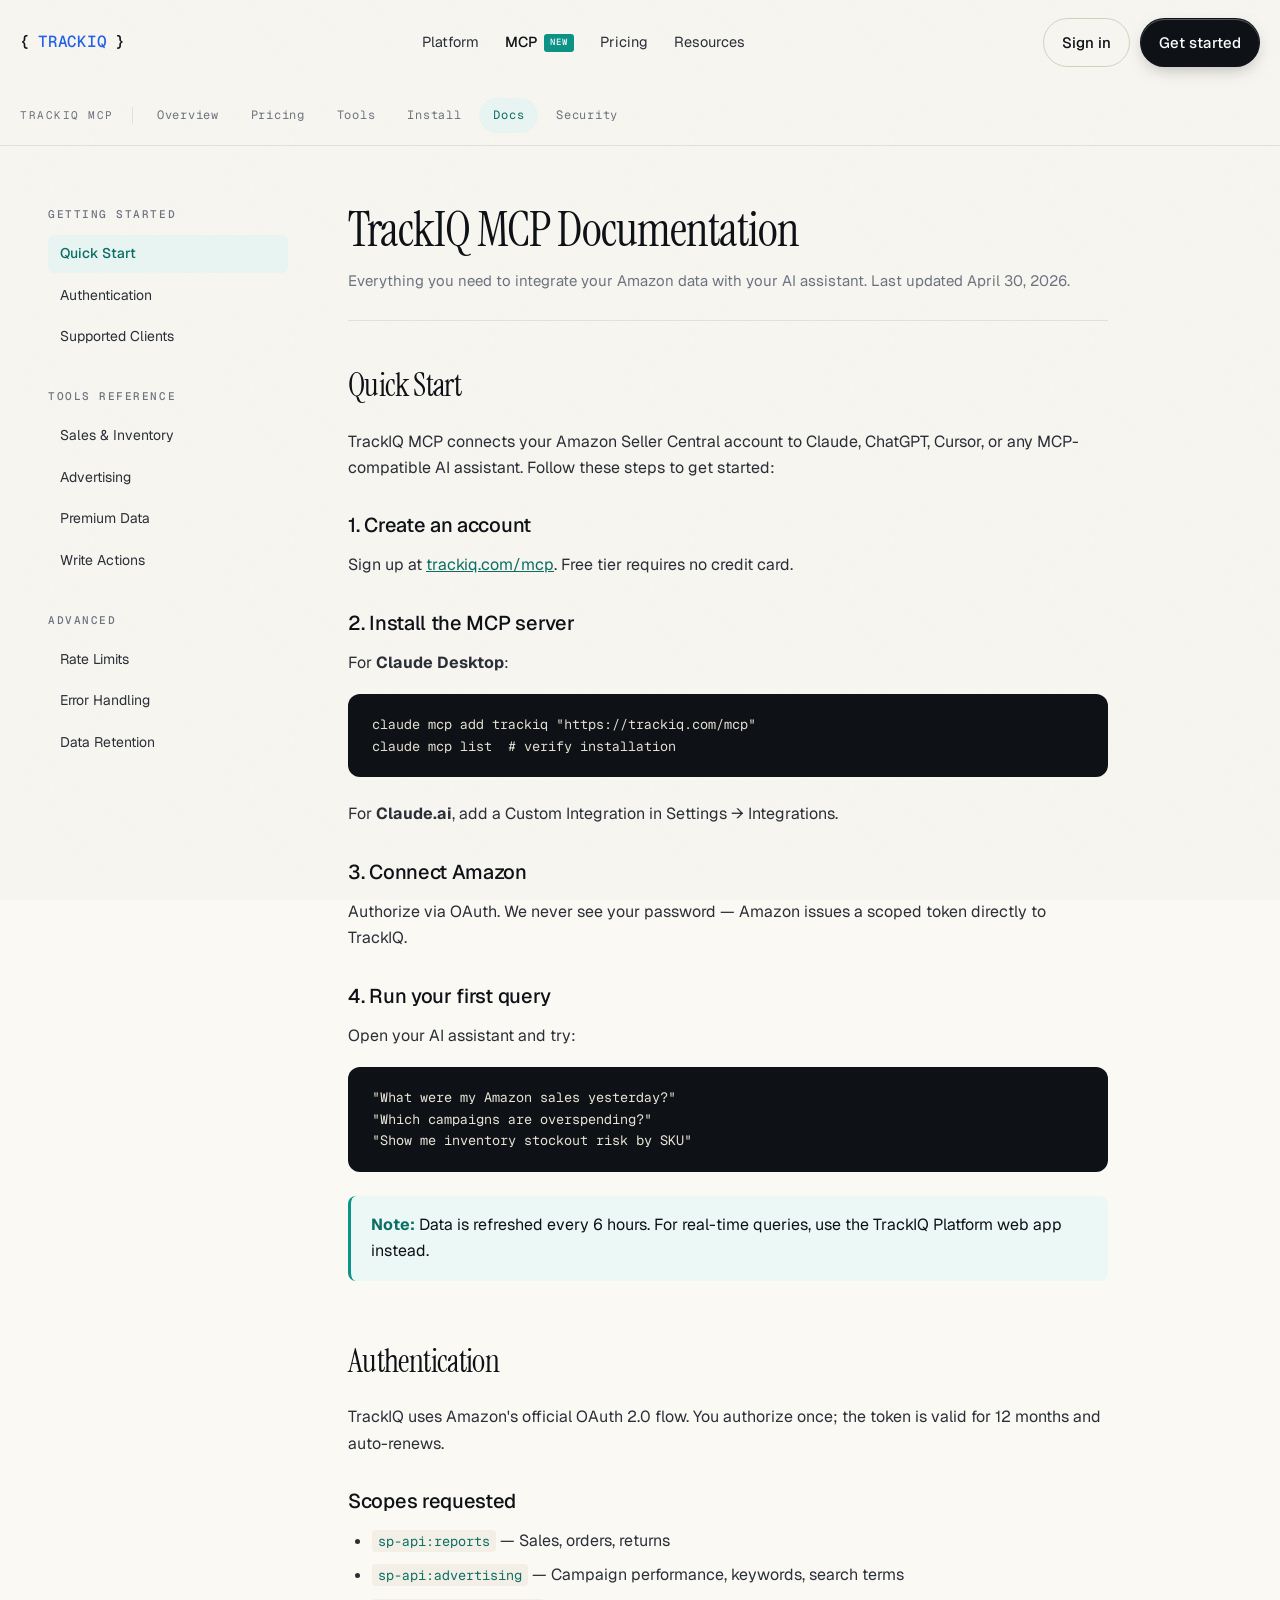
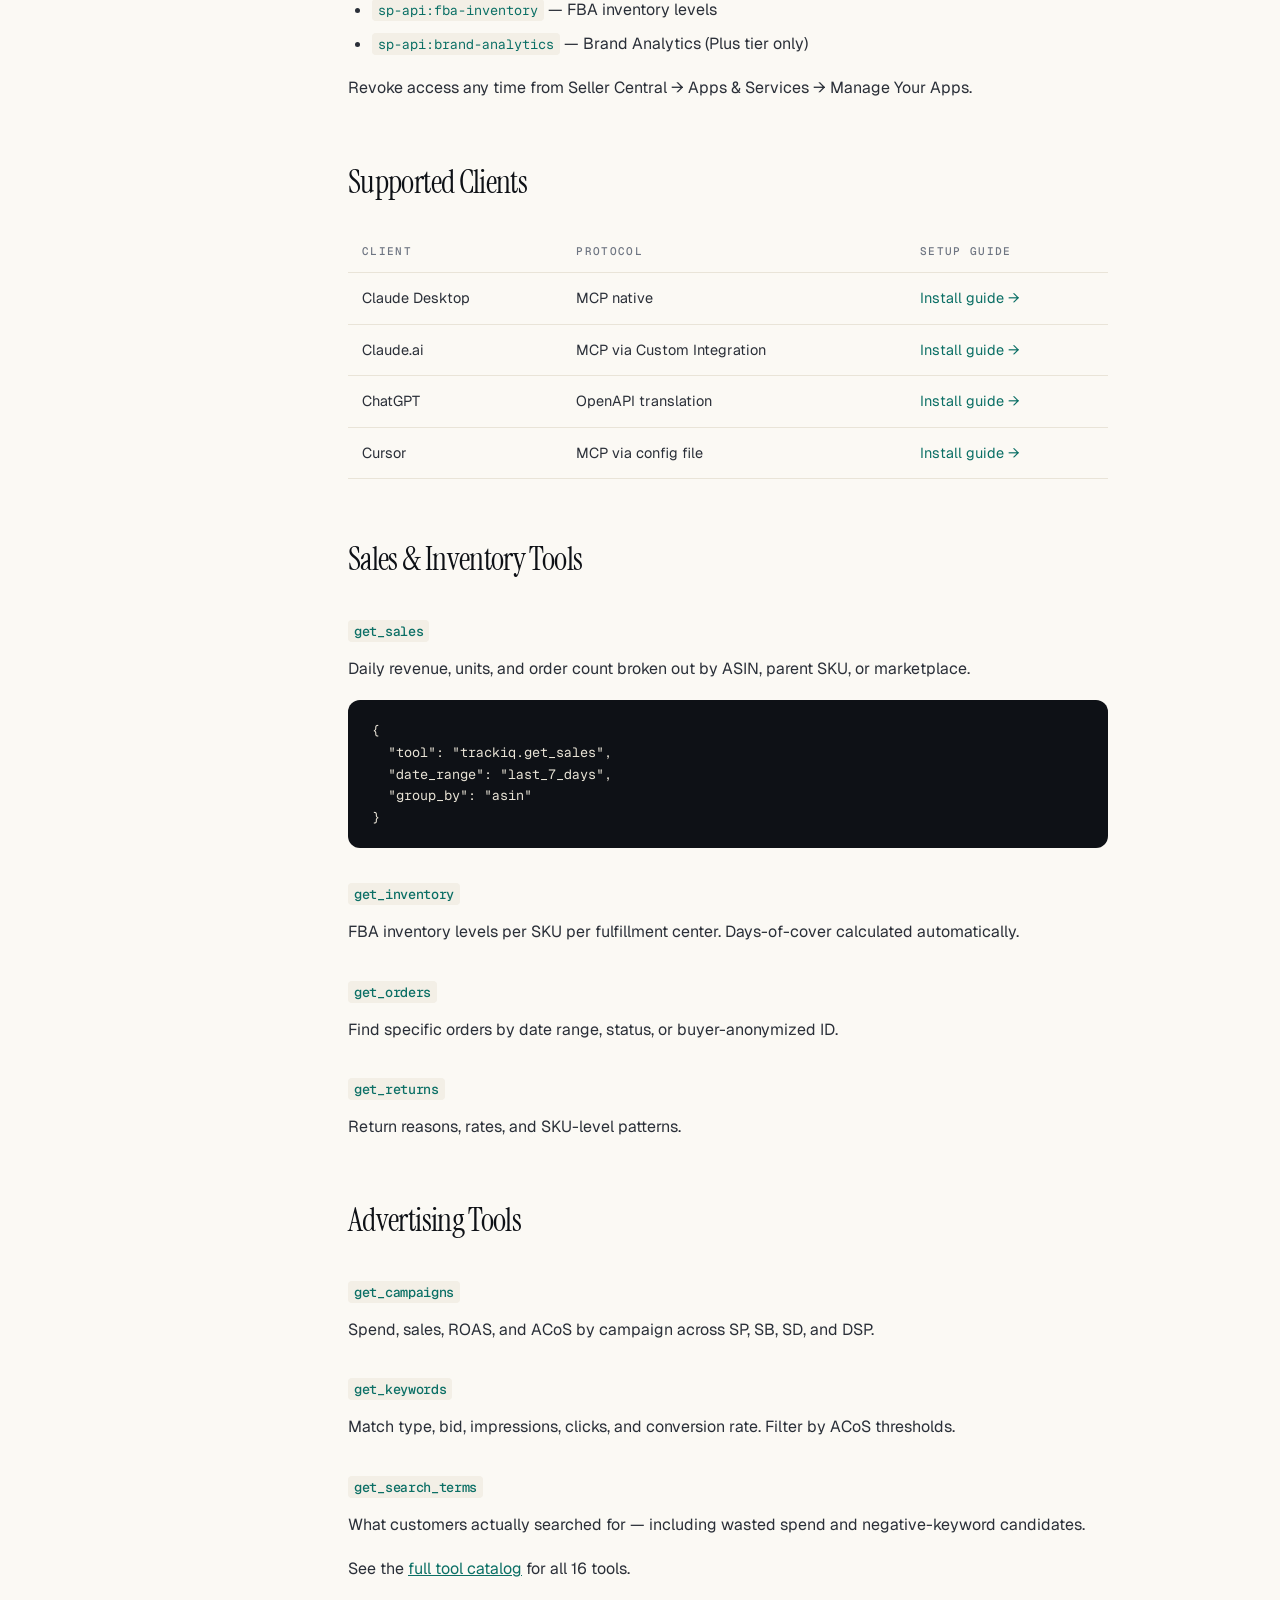
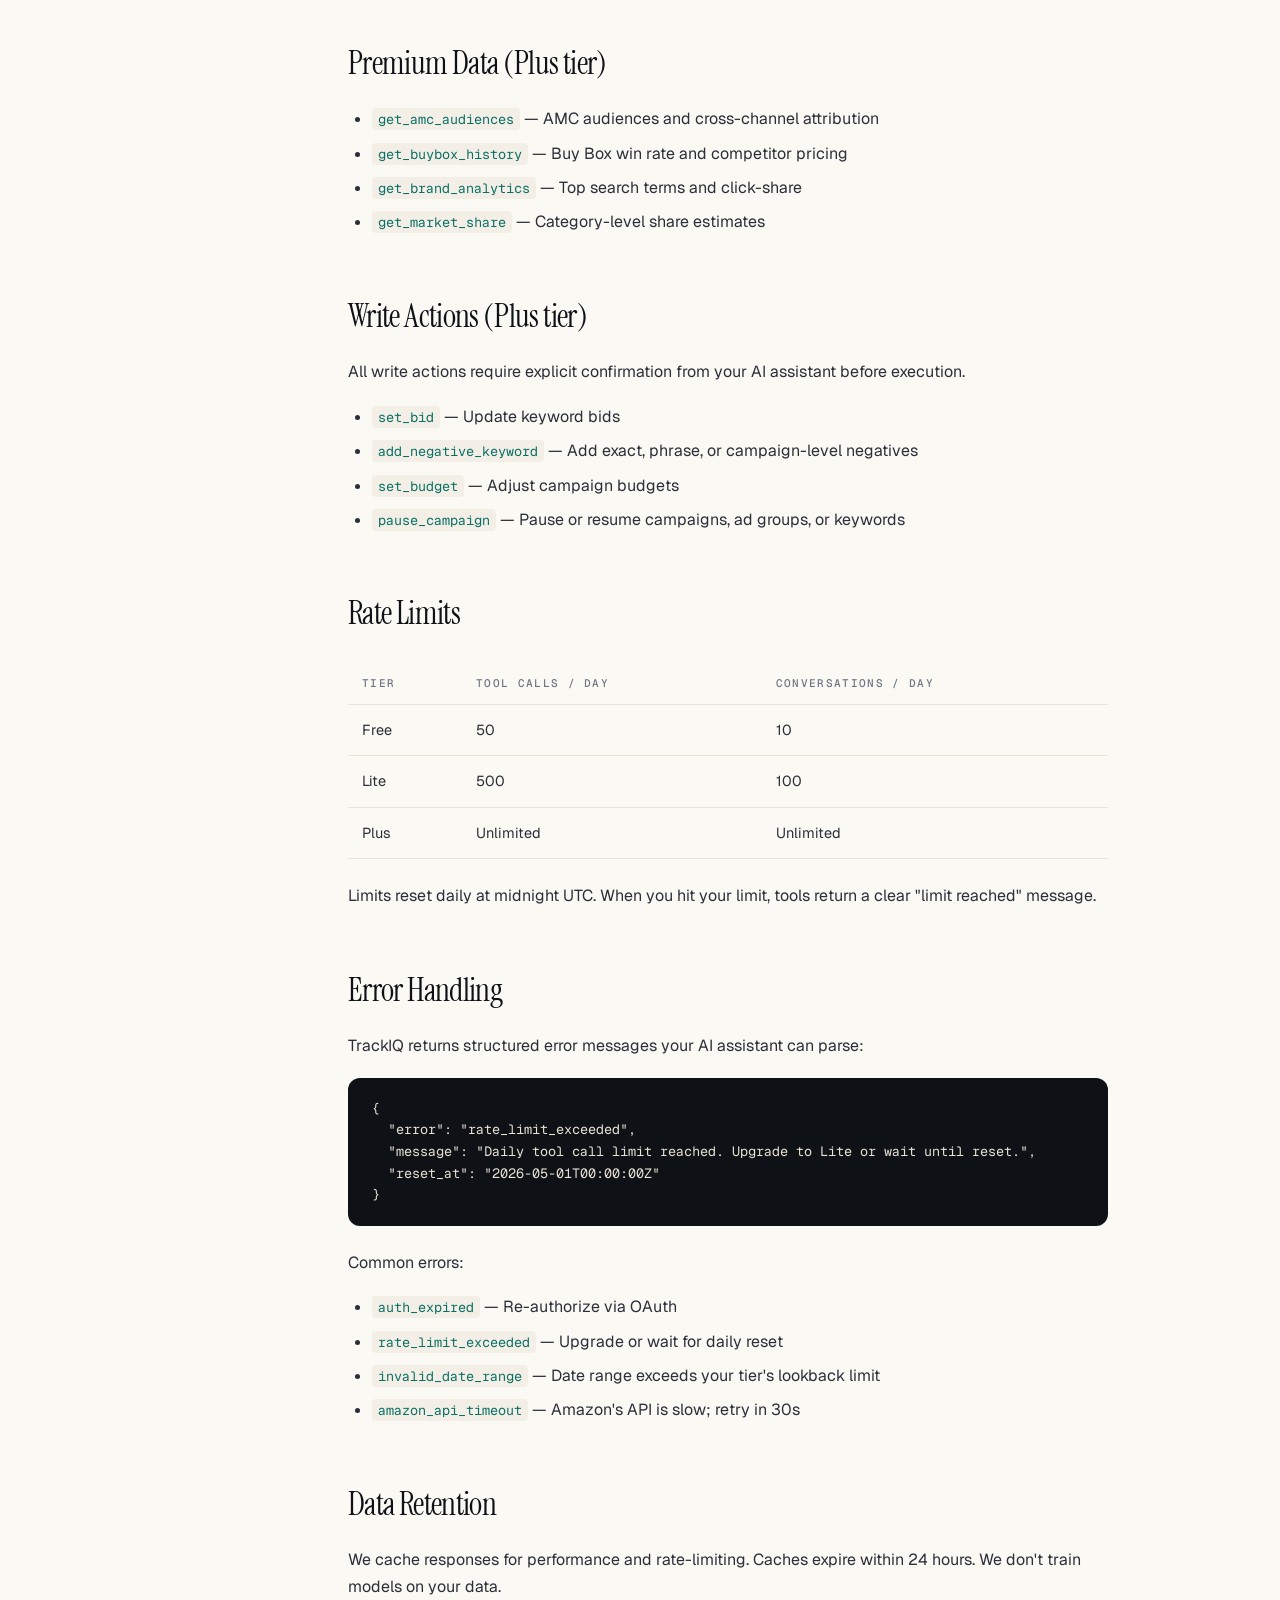
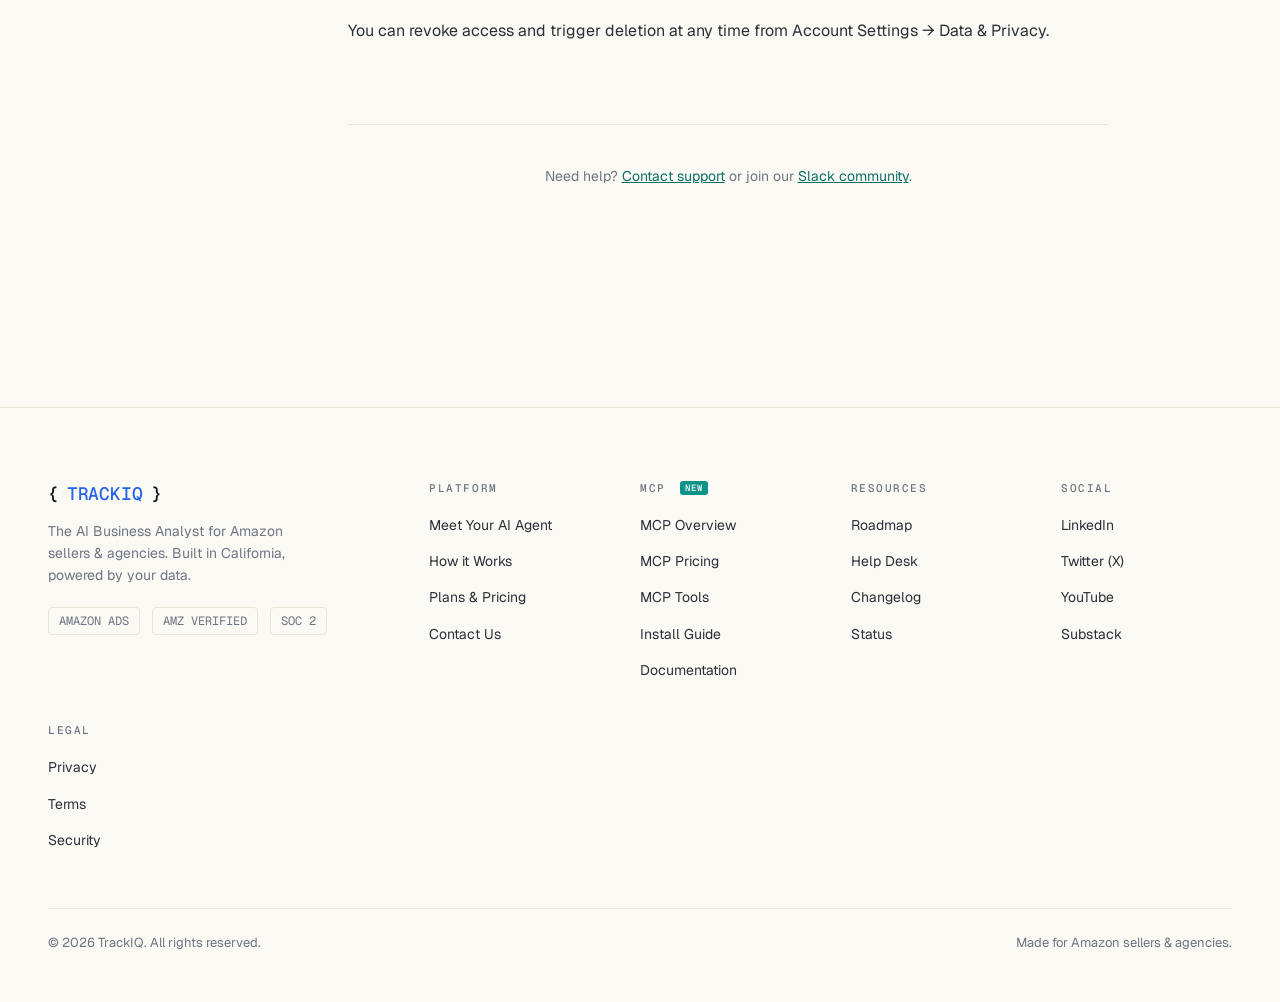
<file: mcp-docs.html>
<!doctype html>
<html lang="en">
<head>
<meta charset="utf-8" />
<meta name="viewport" content="width=device-width,initial-scale=1" />
<title>TrackIQ MCP — Documentation</title>
<link rel="preconnect" href="https://fonts.googleapis.com">
<link rel="preconnect" href="https://fonts.gstatic.com" crossorigin>
<link href="https://fonts.googleapis.com/css2?family=Instrument+Serif:ital@0;1&family=Geist:wght@300;400;500;600;700&family=Geist+Mono:wght@400;500&display=swap" rel="stylesheet">
<link rel="stylesheet" href="trackiq.css">

<style>
.docs-layout {
  display: grid;
  grid-template-columns: 240px 1fr;
  gap: 60px;
  align-items: start;
  padding: 60px 0 120px;
}
.docs-sidebar {
  position: sticky;
  top: 140px;
}
.docs-nav {
  list-style: none;
  padding: 0;
  margin: 0;
}
.docs-nav-section {
  margin-bottom: 32px;
}
.docs-nav-section h4 {
  font-family: var(--font-mono);
  font-size: 11px;
  letter-spacing: .14em;
  text-transform: uppercase;
  color: var(--muted);
  margin: 0 0 12px;
  font-weight: 500;
}
.docs-nav-section ul {
  list-style: none;
  padding: 0;
  margin: 0;
  display: flex;
  flex-direction: column;
  gap: 4px;
}
.docs-nav-section a {
  display: block;
  padding: 8px 12px;
  border-radius: 6px;
  font-size: 14px;
  color: var(--ink-2);
  transition: all .15s;
}
.docs-nav-section a:hover { background: var(--bg-alt); color: var(--ink); }
.docs-nav-section a.active { background: var(--teal-pale); color: var(--teal-ink); font-weight: 500; }

.docs-content {
  max-width: 760px;
}
.docs-content h1 {
  font-family: var(--font-serif);
  font-weight: 400;
  font-size: 48px;
  letter-spacing: -0.02em;
  margin: 0 0 14px;
}
.docs-content .page-meta {
  color: var(--muted);
  font-size: 15px;
  margin-bottom: 40px;
  padding-bottom: 28px;
  border-bottom: 1px solid var(--hair);
}
.docs-content h2 {
  font-family: var(--font-serif);
  font-weight: 400;
  font-size: 32px;
  letter-spacing: -0.02em;
  margin: 56px 0 18px;
  scroll-margin-top: 100px;
}
.docs-content h2:first-of-type { margin-top: 0; }
.docs-content h3 {
  font-size: 20px;
  font-weight: 500;
  margin: 32px 0 14px;
  scroll-margin-top: 100px;
}
.docs-content p {
  font-size: 16px;
  line-height: 1.65;
  color: var(--ink-2);
  margin: 0 0 18px;
}
.docs-content ul, .docs-content ol {
  margin: 0 0 18px;
  padding-left: 24px;
  color: var(--ink-2);
  font-size: 16px;
  line-height: 1.65;
}
.docs-content li { margin-bottom: 8px; }
.docs-content code {
  font-family: var(--font-mono);
  font-size: 13.5px;
  background: var(--bg-alt);
  padding: 2px 6px;
  border-radius: 4px;
  color: var(--teal-ink);
}
.docs-content pre {
  background: #0E1116;
  color: #E8E3D6;
  padding: 20px 24px;
  border-radius: 12px;
  overflow-x: auto;
  margin: 0 0 24px;
  font-family: var(--font-mono);
  font-size: 13.5px;
  line-height: 1.6;
}
.docs-content pre code {
  background: none;
  padding: 0;
  color: inherit;
}
.docs-content .note {
  background: var(--teal-pale);
  border-left: 3px solid var(--teal);
  padding: 16px 20px;
  border-radius: 8px;
  margin: 24px 0;
}
.docs-content .note p { color: var(--ink); margin: 0; }
.docs-content .note strong { color: var(--teal-ink); }

.docs-content table {
  width: 100%;
  border-collapse: collapse;
  margin: 24px 0;
  font-size: 14.5px;
}
.docs-content th {
  text-align: left;
  font-family: var(--font-mono);
  font-size: 11px;
  letter-spacing: .12em;
  text-transform: uppercase;
  color: var(--muted);
  padding: 12px 14px;
  border-bottom: 1px solid var(--hair);
  font-weight: 500;
}
.docs-content td {
  padding: 14px;
  border-bottom: 1px solid var(--hair);
  color: var(--ink-2);
  vertical-align: top;
}
.docs-content td code { font-size: 12.5px; }

@media (max-width: 1024px) {
  .docs-layout { grid-template-columns: 1fr; gap: 32px; }
  .docs-sidebar { position: static; }
}
</style>
</head>
<body>

<div class="grain"></div>

<nav class="nav" id="nav">
  <div class="container nav-inner">
    <a href="index.html" class="logo">{ <b>TRACKIQ</b> }</a>
    <div class="nav-links">
      <a href="meet-your-ai-agent.html">Platform</a>
      <a href="mcp.html" class="active">MCP <span class="nav-new-pill">New</span></a>
      <a href="plans-and-pricing.html">Pricing</a>
      <a href="how-it-works.html">Resources</a>
    </div>
    <div class="nav-cta">
      <a href="#" class="btn btn-ghost">Sign in</a>
      <a href="mcp-pricing.html" class="btn btn-primary">Get started</a>
    </div>
  </div>
</nav>

<div class="subnav">
  <div class="container subnav-inner">
    <span class="subnav-mcp-label">TrackIQ MCP</span>
    <a href="mcp.html">Overview</a>
    <a href="mcp-pricing.html">Pricing</a>
    <a href="mcp-tools.html">Tools</a>
    <a href="mcp-install.html">Install</a>
    <a href="mcp-docs.html" class="active">Docs</a>
    <a href="mcp-security.html">Security</a>
  </div>
</div>

<div class="container">
  <div class="docs-layout">
    <aside class="docs-sidebar">
      <nav class="docs-nav">
        <div class="docs-nav-section">
          <h4>Getting Started</h4>
          <ul>
            <li><a href="#quick-start" class="active">Quick Start</a></li>
            <li><a href="#authentication">Authentication</a></li>
            <li><a href="#clients">Supported Clients</a></li>
          </ul>
        </div>
        <div class="docs-nav-section">
          <h4>Tools Reference</h4>
          <ul>
            <li><a href="#tool-sales">Sales &amp; Inventory</a></li>
            <li><a href="#tool-ads">Advertising</a></li>
            <li><a href="#tool-premium">Premium Data</a></li>
            <li><a href="#tool-write">Write Actions</a></li>
          </ul>
        </div>
        <div class="docs-nav-section">
          <h4>Advanced</h4>
          <ul>
            <li><a href="#rate-limits">Rate Limits</a></li>
            <li><a href="#error-handling">Error Handling</a></li>
            <li><a href="#data-retention">Data Retention</a></li>
          </ul>
        </div>
      </nav>
    </aside>

    <article class="docs-content">
      <h1>TrackIQ MCP Documentation</h1>
      <div class="page-meta">Everything you need to integrate your Amazon data with your AI assistant. Last updated April 30, 2026.</div>

      <h2 id="quick-start">Quick Start</h2>
      <p>TrackIQ MCP connects your Amazon Seller Central account to Claude, ChatGPT, Cursor, or any MCP-compatible AI assistant. Follow these steps to get started:</p>

      <h3>1. Create an account</h3>
      <p>Sign up at <a href="mcp-install.html" style="color: var(--teal-ink); text-decoration: underline;">trackiq.com/mcp</a>. Free tier requires no credit card.</p>

      <h3>2. Install the MCP server</h3>
      <p>For <strong>Claude Desktop</strong>:</p>
      <pre><code>claude mcp add trackiq "https://trackiq.com/mcp"
claude mcp list  # verify installation</code></pre>

      <p>For <strong>Claude.ai</strong>, add a Custom Integration in Settings → Integrations.</p>

      <h3>3. Connect Amazon</h3>
      <p>Authorize via OAuth. We never see your password — Amazon issues a scoped token directly to TrackIQ.</p>

      <h3>4. Run your first query</h3>
      <p>Open your AI assistant and try:</p>
      <pre><code>"What were my Amazon sales yesterday?"
"Which campaigns are overspending?"
"Show me inventory stockout risk by SKU"</code></pre>

      <div class="note">
        <p><strong>Note:</strong> Data is refreshed every 6 hours. For real-time queries, use the TrackIQ Platform web app instead.</p>
      </div>

      <h2 id="authentication">Authentication</h2>
      <p>TrackIQ uses Amazon's official OAuth 2.0 flow. You authorize once; the token is valid for 12 months and auto-renews.</p>

      <h3>Scopes requested</h3>
      <ul>
        <li><code>sp-api:reports</code> — Sales, orders, returns</li>
        <li><code>sp-api:advertising</code> — Campaign performance, keywords, search terms</li>
        <li><code>sp-api:fba-inventory</code> — FBA inventory levels</li>
        <li><code>sp-api:brand-analytics</code> — Brand Analytics (Plus tier only)</li>
      </ul>

      <p>Revoke access any time from Seller Central → Apps &amp; Services → Manage Your Apps.</p>

      <h2 id="clients">Supported Clients</h2>
      <table>
        <thead>
          <tr>
            <th>Client</th>
            <th>Protocol</th>
            <th>Setup Guide</th>
          </tr>
        </thead>
        <tbody>
          <tr>
            <td>Claude Desktop</td>
            <td>MCP native</td>
            <td><a href="mcp-install.html" style="color: var(--teal-ink);">Install guide →</a></td>
          </tr>
          <tr>
            <td>Claude.ai</td>
            <td>MCP via Custom Integration</td>
            <td><a href="mcp-install.html" style="color: var(--teal-ink);">Install guide →</a></td>
          </tr>
          <tr>
            <td>ChatGPT</td>
            <td>OpenAPI translation</td>
            <td><a href="mcp-install.html" style="color: var(--teal-ink);">Install guide →</a></td>
          </tr>
          <tr>
            <td>Cursor</td>
            <td>MCP via config file</td>
            <td><a href="mcp-install.html" style="color: var(--teal-ink);">Install guide →</a></td>
          </tr>
        </tbody>
      </table>

      <h2 id="tool-sales">Sales &amp; Inventory Tools</h2>
      <h3><code>get_sales</code></h3>
      <p>Daily revenue, units, and order count broken out by ASIN, parent SKU, or marketplace.</p>
      <pre><code>{
  "tool": "trackiq.get_sales",
  "date_range": "last_7_days",
  "group_by": "asin"
}</code></pre>

      <h3><code>get_inventory</code></h3>
      <p>FBA inventory levels per SKU per fulfillment center. Days-of-cover calculated automatically.</p>

      <h3><code>get_orders</code></h3>
      <p>Find specific orders by date range, status, or buyer-anonymized ID.</p>

      <h3><code>get_returns</code></h3>
      <p>Return reasons, rates, and SKU-level patterns.</p>

      <h2 id="tool-ads">Advertising Tools</h2>
      <h3><code>get_campaigns</code></h3>
      <p>Spend, sales, ROAS, and ACoS by campaign across SP, SB, SD, and DSP.</p>

      <h3><code>get_keywords</code></h3>
      <p>Match type, bid, impressions, clicks, and conversion rate. Filter by ACoS thresholds.</p>

      <h3><code>get_search_terms</code></h3>
      <p>What customers actually searched for — including wasted spend and negative-keyword candidates.</p>

      <p>See the <a href="mcp-tools.html" style="color: var(--teal-ink); text-decoration: underline;">full tool catalog</a> for all 16 tools.</p>

      <h2 id="tool-premium">Premium Data (Plus tier)</h2>
      <ul>
        <li><code>get_amc_audiences</code> — AMC audiences and cross-channel attribution</li>
        <li><code>get_buybox_history</code> — Buy Box win rate and competitor pricing</li>
        <li><code>get_brand_analytics</code> — Top search terms and click-share</li>
        <li><code>get_market_share</code> — Category-level share estimates</li>
      </ul>

      <h2 id="tool-write">Write Actions (Plus tier)</h2>
      <p>All write actions require explicit confirmation from your AI assistant before execution.</p>
      <ul>
        <li><code>set_bid</code> — Update keyword bids</li>
        <li><code>add_negative_keyword</code> — Add exact, phrase, or campaign-level negatives</li>
        <li><code>set_budget</code> — Adjust campaign budgets</li>
        <li><code>pause_campaign</code> — Pause or resume campaigns, ad groups, or keywords</li>
      </ul>

      <h2 id="rate-limits">Rate Limits</h2>
      <table>
        <thead>
          <tr>
            <th>Tier</th>
            <th>Tool Calls / Day</th>
            <th>Conversations / Day</th>
          </tr>
        </thead>
        <tbody>
          <tr><td>Free</td><td>50</td><td>10</td></tr>
          <tr><td>Lite</td><td>500</td><td>100</td></tr>
          <tr><td>Plus</td><td>Unlimited</td><td>Unlimited</td></tr>
        </tbody>
      </table>

      <p>Limits reset daily at midnight UTC. When you hit your limit, tools return a clear "limit reached" message.</p>

      <h2 id="error-handling">Error Handling</h2>
      <p>TrackIQ returns structured error messages your AI assistant can parse:</p>
      <pre><code>{
  "error": "rate_limit_exceeded",
  "message": "Daily tool call limit reached. Upgrade to Lite or wait until reset.",
  "reset_at": "2026-05-01T00:00:00Z"
}</code></pre>

      <p>Common errors:</p>
      <ul>
        <li><code>auth_expired</code> — Re-authorize via OAuth</li>
        <li><code>rate_limit_exceeded</code> — Upgrade or wait for daily reset</li>
        <li><code>invalid_date_range</code> — Date range exceeds your tier's lookback limit</li>
        <li><code>amazon_api_timeout</code> — Amazon's API is slow; retry in 30s</li>
      </ul>

      <h2 id="data-retention">Data Retention</h2>
      <p>We cache responses for performance and rate-limiting. Caches expire within 24 hours. We don't train models on your data.</p>
      <p>You can revoke access and trigger deletion at any time from Account Settings → Data &amp; Privacy.</p>

      <div style="margin-top: 80px; padding-top: 40px; border-top: 1px solid var(--hair); text-align: center;">
        <p style="color: var(--muted); font-size: 14px;">Need help? <a href="contact.html" style="color: var(--teal-ink); text-decoration: underline;">Contact support</a> or join our <a href="#" style="color: var(--teal-ink); text-decoration: underline;">Slack community</a>.</p>
      </div>
    </article>
  </div>
</div>

<footer class="site-footer">
  <div class="container">
    <div class="footer-grid">
      <div class="footer-brand">
        <div class="logo">{ <b>TRACKIQ</b> }</div>
        <p>The AI Business Analyst for Amazon sellers &amp; agencies. Built in California, powered by your data.</p>
        <div class="footer-badges"><span>AMAZON ADS</span><span>AMZ VERIFIED</span><span>SOC 2</span></div>
      </div>
      <div class="footer-col"><h5>Platform</h5><ul>
        <li><a href="meet-your-ai-agent.html">Meet Your AI Agent</a></li>
        <li><a href="how-it-works.html">How it Works</a></li>
        <li><a href="plans-and-pricing.html">Plans &amp; Pricing</a></li>
        <li><a href="contact.html">Contact Us</a></li>
      </ul></div>
      <div class="footer-col"><h5>MCP <span style="font-family:var(--font-mono); font-size:9px; letter-spacing:.1em; background:var(--teal); color:#fff; padding:1px 5px; border-radius:3px; margin-left:6px; vertical-align:1px;">NEW</span></h5><ul>
        <li><a href="mcp.html">MCP Overview</a></li>
        <li><a href="mcp-pricing.html">MCP Pricing</a></li>
        <li><a href="mcp-tools.html">MCP Tools</a></li>
        <li><a href="mcp-install.html">Install Guide</a></li>
        <li><a href="mcp-docs.html">Documentation</a></li>
      </ul></div>
      <div class="footer-col"><h5>Resources</h5><ul>
        <li><a href="#">Roadmap</a></li><li><a href="#">Help Desk</a></li><li><a href="#">Changelog</a></li><li><a href="#">Status</a></li>
      </ul></div>
      <div class="footer-col"><h5>Social</h5><ul>
        <li><a href="#">LinkedIn</a></li><li><a href="#">Twitter (X)</a></li><li><a href="#">YouTube</a></li><li><a href="#">Substack</a></li>
      </ul></div>
      <div class="footer-col"><h5>Legal</h5><ul>
        <li><a href="#">Privacy</a></li><li><a href="#">Terms</a></li><li><a href="mcp-security.html">Security</a></li>
      </ul></div>
    </div>
    <div class="footer-bottom">
      <div>© 2026 TrackIQ. All rights reserved.</div>
      <div>Made for Amazon sellers &amp; agencies.</div>
    </div>
  </div>
</footer>

</body>
</html>
</file>
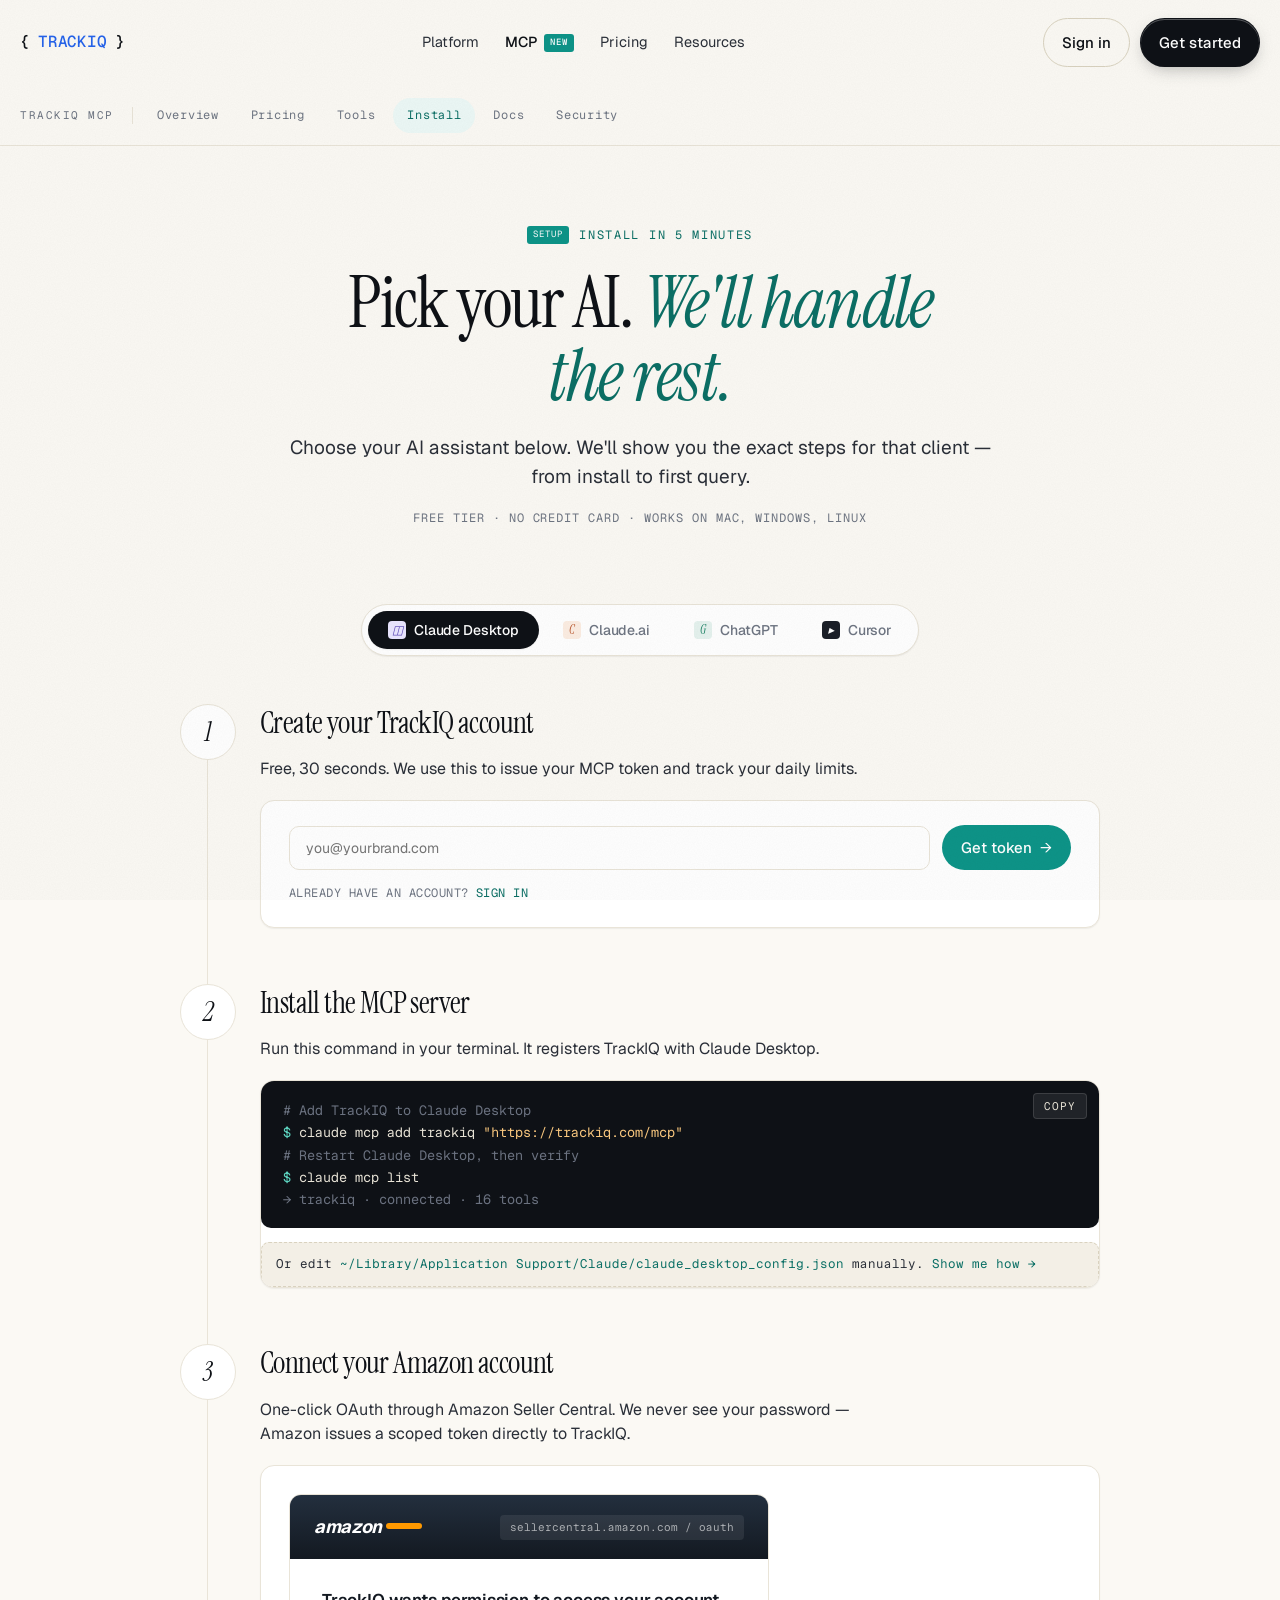
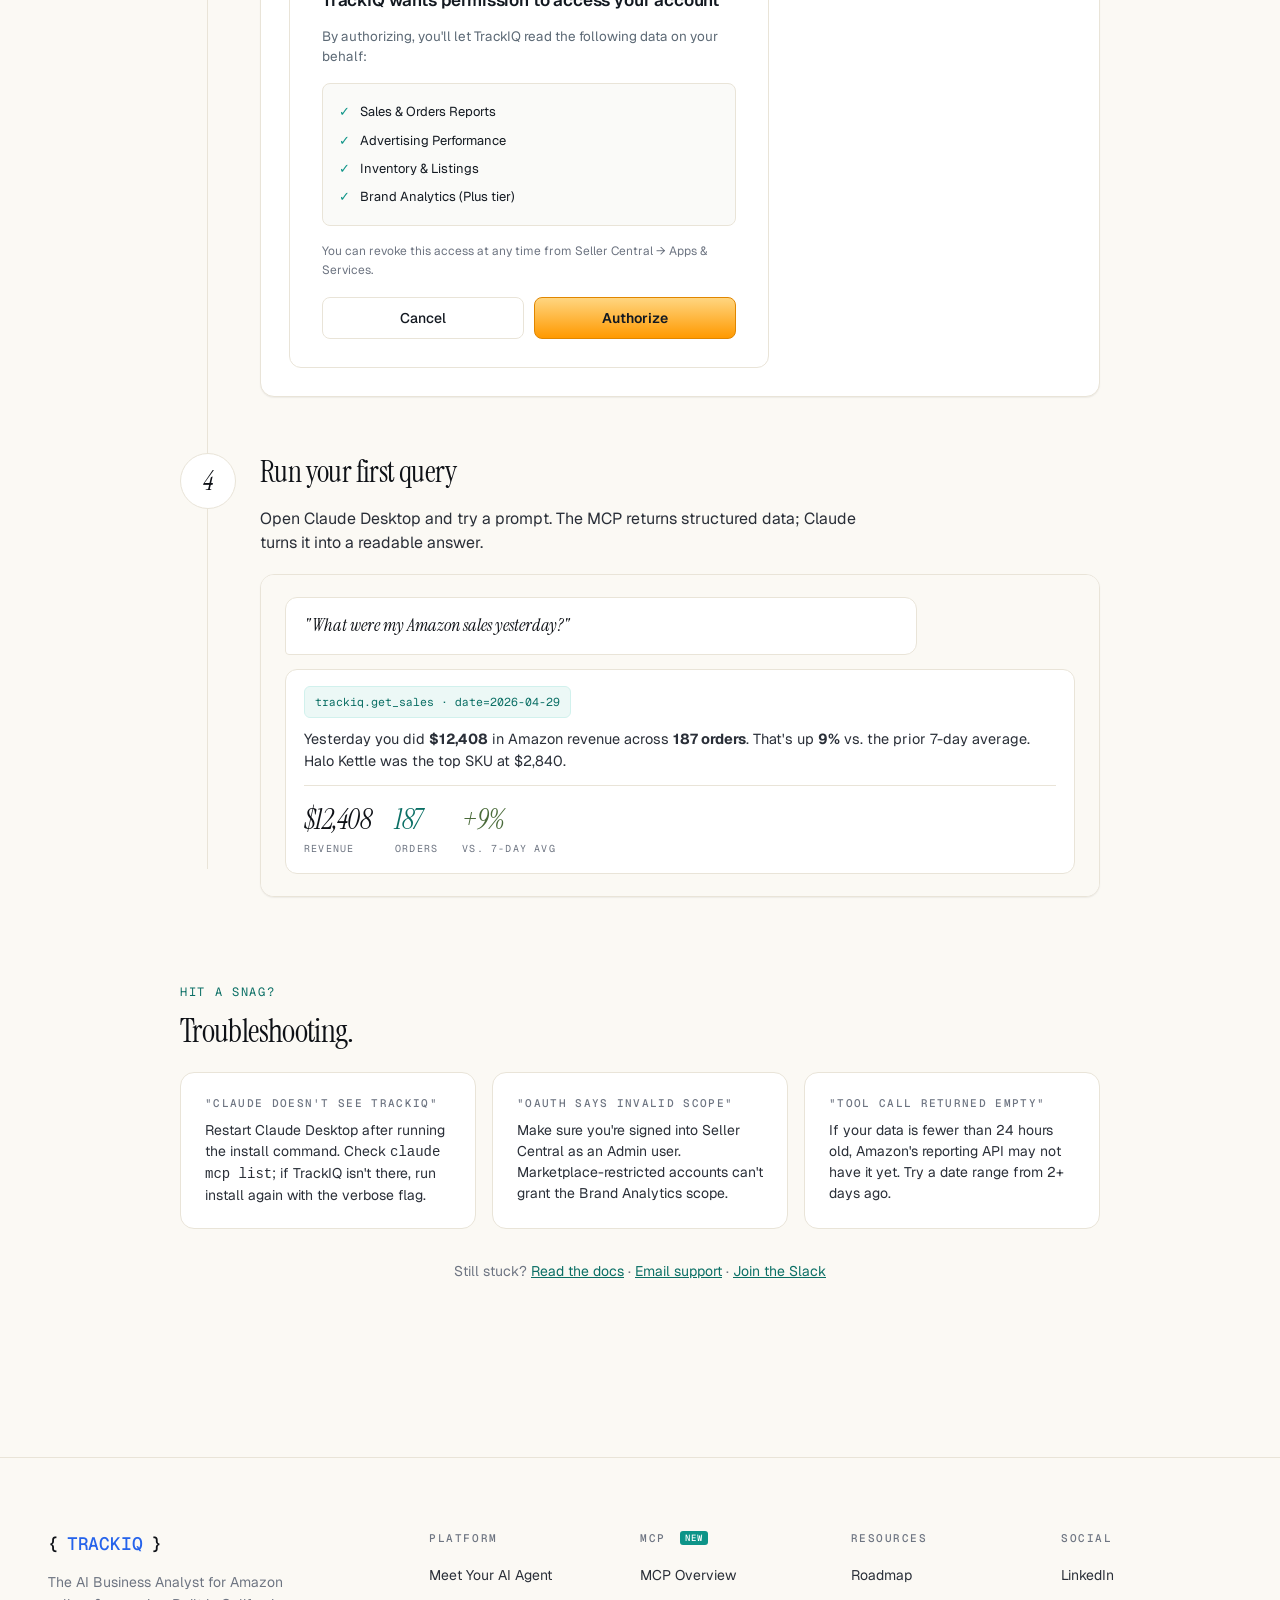
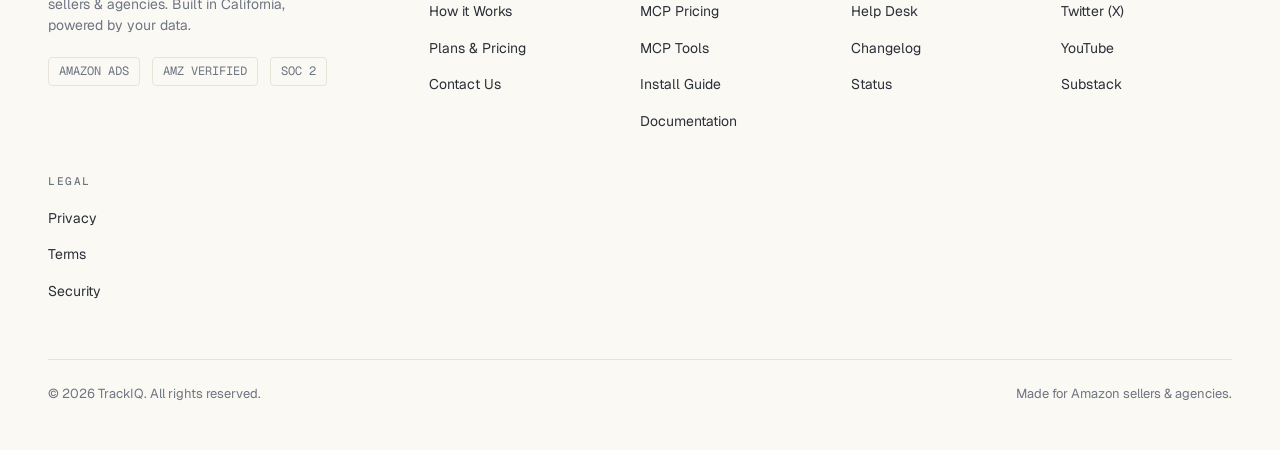
<file: mcp-install.html>
<!doctype html>
<html lang="en">
<head>
<meta charset="utf-8" />
<meta name="viewport" content="width=device-width,initial-scale=1" />
<title>TrackIQ MCP — Install</title>
<link rel="preconnect" href="https://fonts.googleapis.com">
<link rel="preconnect" href="https://fonts.gstatic.com" crossorigin>
<link href="https://fonts.googleapis.com/css2?family=Instrument+Serif:ital@0;1&family=Geist:wght@300;400;500;600;700&family=Geist+Mono:wght@400;500&display=swap" rel="stylesheet">
<link rel="stylesheet" href="trackiq.css">

<style>
.page-hero { padding: 72px 0 32px; text-align: center; }
.page-hero h1 {
  font-size: clamp(46px, 5.6vw, 76px);
  margin-bottom: 22px;
  max-width: 18ch;
  margin-left: auto; margin-right: auto;
}
.page-hero h1 em { color: var(--teal-ink); font-style: italic; }
.page-hero .lede { margin: 0 auto 18px; }
.page-hero .meta {
  font-family: var(--font-mono);
  font-size: 12px; letter-spacing: .08em;
  color: var(--muted);
  text-transform: uppercase;
}

/* Tabs */
.client-tabs {
  display: flex;
  gap: 4px;
  background: var(--surface);
  border: 1px solid var(--hair);
  padding: 6px;
  border-radius: 999px;
  width: fit-content;
  margin: 32px auto 48px;
  box-shadow: var(--shadow-sm);
}
.client-tab {
  font-family: var(--font-sans);
  font-size: 14px;
  font-weight: 500;
  letter-spacing: -0.01em;
  padding: 10px 20px;
  border-radius: 999px;
  cursor: pointer;
  color: var(--muted);
  border: none;
  background: transparent;
  display: inline-flex;
  align-items: center;
  gap: 8px;
  transition: all .15s;
}
.client-tab:hover { color: var(--ink); }
.client-tab.active {
  background: var(--ink);
  color: #fff;
  box-shadow: var(--shadow-sm);
}
.client-tab .glyph {
  width: 18px; height: 18px;
  border-radius: 4px;
  display: inline-flex; align-items: center; justify-content: center;
  font-family: var(--font-serif); font-style: italic;
  font-size: 12px;
}
.client-tab .glyph.claude { background: #FCEDE2; color: #B8542A; }
.client-tab .glyph.gpt { background: #E5F2EE; color: #157F60; }
.client-tab .glyph.cursor { background: #1A1E27; color: #fff; }
.client-tab.active .glyph { opacity: 1; }
.client-tab .glyph.desktop { background: #EAE6FF; color: #5C49B8; }

@media (max-width: 700px) {
  .client-tabs { flex-wrap: wrap; border-radius: 16px; }
}

/* Steps layout: vertical with rail */
.steps {
  position: relative;
  padding-left: 80px;
  max-width: 920px;
  margin: 0 auto;
}
.steps::before {
  content: "";
  position: absolute;
  left: 27px; top: 28px; bottom: 28px;
  width: 1px;
  background: var(--hair);
}
.step {
  position: relative;
  margin-bottom: 56px;
  scroll-margin-top: 100px;
}
.step:last-child { margin-bottom: 0; }
.step-num {
  position: absolute;
  left: -80px; top: 0;
  width: 56px; height: 56px;
  border-radius: 50%;
  background: var(--surface);
  border: 1px solid var(--hair);
  font-family: var(--font-serif);
  font-style: italic;
  font-size: 26px;
  color: var(--ink);
  display: flex; align-items: center; justify-content: center;
  z-index: 1;
  transition: all .25s;
}
.step.complete .step-num {
  background: var(--teal);
  border-color: var(--teal);
  color: #fff;
  font-style: normal;
  font-family: var(--font-sans);
  font-size: 22px;
}
.step.active .step-num {
  border-color: var(--teal);
  color: var(--teal-ink);
  box-shadow: 0 0 0 6px var(--teal-pale);
}
.step h3 {
  font-family: var(--font-serif);
  font-weight: 400;
  font-size: 30px;
  letter-spacing: -0.02em;
  margin-bottom: 8px;
}
.step .desc {
  color: var(--ink-2);
  font-size: 16px;
  margin-bottom: 18px;
  max-width: 56ch;
}
.step .panel {
  background: var(--surface);
  border: 1px solid var(--hair);
  border-radius: var(--radius);
  overflow: hidden;
  box-shadow: var(--shadow-sm);
}

/* Code block */
.code-block {
  position: relative;
  background: #0E1116;
  color: #E8E3D6;
  font-family: var(--font-mono);
  font-size: 13.5px;
  line-height: 1.65;
  padding: 18px 22px;
  border-radius: 10px;
  overflow-x: auto;
}
.code-block .prompt { color: #5DD4C0; user-select: none; }
.code-block .comment { color: #6B7280; }
.code-block .string { color: #F9C77E; }
.code-block .key { color: #93C5FD; }
.code-block .copy-btn {
  position: absolute; top: 12px; right: 12px;
  font-family: var(--font-mono);
  font-size: 11px; letter-spacing: .08em;
  padding: 5px 10px;
  border-radius: 4px;
  background: rgba(255,255,255,.08);
  color: #E8E3D6;
  border: 1px solid rgba(255,255,255,.12);
  cursor: pointer;
  text-transform: uppercase;
}
.code-block .copy-btn:hover { background: rgba(255,255,255,.15); }
.code-block .copy-btn.copied { background: var(--teal); border-color: var(--teal); color: #fff; }

/* OAuth mock */
.oauth-mock {
  background: #fff;
  border: 1px solid var(--hair);
  border-radius: 12px;
  overflow: hidden;
  max-width: 480px;
}
.oauth-head {
  background: linear-gradient(180deg, #232F3E 0%, #131921 100%);
  color: #fff;
  padding: 18px 24px;
  display: flex; align-items: center; gap: 12px;
}
.oauth-head .amzlogo {
  font-family: var(--font-sans);
  font-weight: 700;
  font-size: 18px;
  font-style: italic;
  letter-spacing: -0.02em;
}
.oauth-head .amzlogo::after {
  content: "";
  display: inline-block;
  width: 36px; height: 6px;
  background: #FF9900;
  border-radius: 3px;
  margin-left: 4px;
  vertical-align: 4px;
}
.oauth-head .url-bar {
  margin-left: auto;
  font-family: var(--font-mono);
  font-size: 11px;
  color: rgba(255,255,255,.6);
  background: rgba(255,255,255,.08);
  padding: 4px 10px;
  border-radius: 4px;
}
.oauth-body { padding: 28px 32px; }
.oauth-body h4 {
  font-family: var(--font-sans);
  font-size: 17px;
  font-weight: 600;
  color: #131921;
  margin: 0 0 12px;
  letter-spacing: -0.01em;
}
.oauth-body p {
  font-size: 13.5px;
  color: #5C6975;
  margin: 0 0 16px;
  line-height: 1.55;
}
.oauth-body .scope-list {
  background: #FAFAF8;
  border: 1px solid var(--hair);
  border-radius: 8px;
  padding: 14px 16px;
  margin: 16px 0;
  list-style: none;
}
.oauth-body .scope-list li {
  font-size: 13px;
  color: #131921;
  padding: 4px 0;
  display: flex; align-items: center; gap: 10px;
}
.oauth-body .scope-list li::before {
  content: "✓"; color: var(--teal);
  font-weight: 600;
}
.oauth-actions {
  display: flex; gap: 10px;
  margin-top: 18px;
}
.oauth-btn {
  flex: 1;
  padding: 11px 16px;
  border-radius: 8px;
  font-family: var(--font-sans);
  font-size: 14px;
  font-weight: 500;
  border: 1px solid var(--hair);
  background: #fff;
  color: #131921;
  cursor: pointer;
}
.oauth-btn.primary {
  background: linear-gradient(180deg, #FFD580 0%, #FF9900 100%);
  border-color: #E08600;
  font-weight: 600;
  color: #131921;
}
.oauth-btn:hover { background: #FAFAF8; }
.oauth-btn.primary:hover { filter: brightness(1.05); }
.oauth-result {
  display: none;
  margin-top: 18px;
  padding: 14px 16px;
  background: var(--teal-pale);
  border: 1px solid var(--teal-soft);
  border-radius: 8px;
  font-family: var(--font-mono);
  font-size: 13px;
  color: var(--teal-ink);
  align-items: center; gap: 10px;
}
.oauth-result.show { display: flex; }
.oauth-result::before {
  content: "✓"; font-size: 18px; color: var(--teal);
}

/* Test query */
.test-conv {
  background: var(--bg);
  padding: 22px 24px;
}
.test-conv .you {
  font-family: var(--font-serif);
  font-style: italic;
  font-size: 18px;
  color: var(--ink);
  padding: 14px 18px;
  background: var(--surface);
  border: 1px solid var(--hair);
  border-radius: 12px 12px 12px 4px;
  max-width: 80%;
  margin-bottom: 14px;
}
.test-conv .answer {
  background: var(--surface);
  border: 1px solid var(--hair);
  border-radius: 12px;
  padding: 16px 18px;
  font-size: 14.5px;
  color: var(--ink-2);
  line-height: 1.55;
}
.test-conv .tool-call {
  font-family: var(--font-mono);
  font-size: 11.5px;
  color: var(--teal-ink);
  background: var(--teal-pale);
  border: 1px solid var(--teal-soft);
  padding: 6px 10px;
  border-radius: 6px;
  margin-bottom: 10px;
  display: inline-block;
}
.test-conv .stat-row {
  display: flex; gap: 24px;
  margin-top: 12px;
  padding-top: 12px;
  border-top: 1px solid var(--hair);
}
.test-conv .stat-row .stat {
  font-family: var(--font-serif);
  font-style: italic;
  font-size: 28px;
  letter-spacing: -0.02em;
}
.test-conv .stat-row .stat-lbl {
  font-family: var(--font-mono);
  font-size: 10px; letter-spacing: .12em;
  color: var(--muted);
  text-transform: uppercase;
  display: block;
}

.config-snippet {
  background: var(--bg-alt);
  border: 1px dashed var(--hair-strong);
  border-radius: 8px;
  padding: 12px 14px;
  font-family: var(--font-mono);
  font-size: 12.5px;
  color: var(--ink-2);
  margin-top: 14px;
  line-height: 1.5;
}
.config-snippet .path { color: var(--teal-ink); }

/* Side-by-side */
.troubleshoot-grid {
  display: grid;
  grid-template-columns: repeat(3, 1fr);
  gap: 16px;
  margin-top: 24px;
}
.ts-card {
  background: var(--surface);
  border: 1px solid var(--hair);
  border-radius: var(--radius);
  padding: 22px 24px;
}
.ts-card h4 {
  font-family: var(--font-mono);
  font-size: 11px; letter-spacing: .12em;
  text-transform: uppercase;
  color: var(--muted);
  margin: 0 0 8px;
}
.ts-card p {
  font-size: 14px; color: var(--ink-2);
  line-height: 1.5; margin: 0;
}
@media (max-width: 1024px) { .troubleshoot-grid { grid-template-columns: 1fr; } }

@media (max-width: 800px) {
  .steps { padding-left: 0; }
  .steps::before { display: none; }
  .step-num { position: static; margin-bottom: 14px; }
}
</style>
</head>
<body>

<div class="grain"></div>

<nav class="nav" id="nav">
  <div class="container nav-inner">
    <a href="index.html" class="logo">{ <b>TRACKIQ</b> }</a>
    <div class="nav-links">
      <a href="meet-your-ai-agent.html">Platform</a>
      <a href="mcp.html" class="active">MCP <span class="nav-new-pill">New</span></a>
      <a href="plans-and-pricing.html">Pricing</a>
      <a href="how-it-works.html">Resources</a>
    </div>
    <div class="nav-cta">
      <a href="#" class="btn btn-ghost">Sign in</a>
      <a href="mcp-pricing.html" class="btn btn-primary">Get started</a>
    </div>
  </div>
</nav>

<div class="subnav">
  <div class="container subnav-inner">
    <span class="subnav-mcp-label">TrackIQ MCP</span>
    <a href="mcp.html">Overview</a>
    <a href="mcp-pricing.html">Pricing</a>
    <a href="mcp-tools.html">Tools</a>
    <a href="mcp-install.html" class="active">Install</a>
    <a href="mcp-docs.html">Docs</a>
    <a href="mcp-security.html">Security</a>
  </div>
</div>

<header class="page-hero" data-screen-label="MCP Install / Hero">
  <div class="container">
    <div class="eyebrow no-rule" style="justify-content:center; color:var(--teal-ink); margin-bottom: 22px;">
      <span style="font-family:var(--font-mono); font-size:9px; letter-spacing:.12em; background:var(--teal); color:#fff; padding:2px 6px; border-radius:3px;">SETUP</span>
      Install in 5 minutes
    </div>
    <h1>Pick your AI. <em>We'll handle the rest.</em></h1>
    <p class="lede">Choose your AI assistant below. We'll show you the exact steps for that client — from install to first query.</p>
    <p class="meta">FREE TIER · NO CREDIT CARD · WORKS ON MAC, WINDOWS, LINUX</p>
  </div>
</header>

<!-- Client tabs -->
<div class="client-tabs" role="tablist">
  <button class="client-tab active" data-client="claude-desktop"><span class="glyph desktop">◫</span>Claude Desktop</button>
  <button class="client-tab" data-client="claude-ai"><span class="glyph claude">C</span>Claude.ai</button>
  <button class="client-tab" data-client="chatgpt"><span class="glyph gpt">G</span>ChatGPT</button>
  <button class="client-tab" data-client="cursor"><span class="glyph cursor">▸</span>Cursor</button>
</div>

<!-- STEPS -->
<section style="padding-top: 0; padding-bottom: 80px;" data-screen-label="MCP Install / Steps">
  <div class="container">

    <div class="steps">
      <!-- Step 1: Sign up -->
      <div class="step" id="step1">
        <div class="step-num">1</div>
        <h3>Create your TrackIQ account</h3>
        <p class="desc">Free, 30 seconds. We use this to issue your MCP token and track your daily limits.</p>
        <div class="panel" style="padding: 24px 28px;">
          <div style="display: flex; gap: 12px; align-items: center;">
            <input type="email" placeholder="you@yourbrand.com" id="signupEmail" style="flex: 1; padding: 12px 16px; border: 1px solid var(--hair); border-radius: 10px; font-size: 14px; font-family: var(--font-sans); outline: none;" />
            <button class="btn btn-teal btn-arrow" id="signupBtn">Get token</button>
          </div>
          <p style="margin: 14px 0 0; font-size: 12px; color: var(--muted); font-family: var(--font-mono); letter-spacing: .04em;">
            ALREADY HAVE AN ACCOUNT? <a href="#" style="color: var(--teal-ink);">SIGN IN</a>
          </p>
        </div>
      </div>

      <!-- Step 2: Install (per-client) -->
      <div class="step" id="step2">
        <div class="step-num">2</div>
        <h3>Install the MCP server</h3>
        <p class="desc" id="step2Desc">Run this command in your terminal. It registers TrackIQ with Claude Desktop.</p>
        <div class="panel" style="padding: 0;">
          <div class="code-block" id="installCode">
            <button class="copy-btn" data-code-target="installCode">Copy</button>
            <span class="comment"># Add TrackIQ to Claude Desktop</span><br>
            <span class="prompt">$ </span>claude mcp add trackiq <span class="string">"https://trackiq.com/mcp"</span><br>
            <span class="comment"># Restart Claude Desktop, then verify</span><br>
            <span class="prompt">$ </span>claude mcp list<br>
            <span class="comment">→ trackiq · connected · 16 tools</span>
          </div>
          <div class="config-snippet" id="configHint">
            Or edit <span class="path">~/Library/Application Support/Claude/claude_desktop_config.json</span> manually. <a href="#" style="color: var(--teal-ink);">Show me how →</a>
          </div>
        </div>
      </div>

      <!-- Step 3: OAuth -->
      <div class="step" id="step3">
        <div class="step-num">3</div>
        <h3>Connect your Amazon account</h3>
        <p class="desc">One-click OAuth through Amazon Seller Central. We never see your password — Amazon issues a scoped token directly to TrackIQ.</p>
        <div class="panel" style="padding: 28px;">
          <div class="oauth-mock">
            <div class="oauth-head">
              <span class="amzlogo">amazon</span>
              <span class="url-bar">sellercentral.amazon.com / oauth</span>
            </div>
            <div class="oauth-body">
              <h4>TrackIQ wants permission to access your account</h4>
              <p>By authorizing, you'll let TrackIQ read the following data on your behalf:</p>
              <ul class="scope-list">
                <li>Sales &amp; Orders Reports</li>
                <li>Advertising Performance</li>
                <li>Inventory &amp; Listings</li>
                <li>Brand Analytics (Plus tier)</li>
              </ul>
              <p style="font-size: 12px; color: var(--muted);">You can revoke this access at any time from Seller Central → Apps &amp; Services.</p>
              <div class="oauth-actions">
                <button class="oauth-btn">Cancel</button>
                <button class="oauth-btn primary" id="oauthBtn">Authorize</button>
              </div>
              <div class="oauth-result" id="oauthResult">
                Connected · 4 marketplaces · token issued to TrackIQ
              </div>
            </div>
          </div>
        </div>
      </div>

      <!-- Step 4: Test -->
      <div class="step" id="step4">
        <div class="step-num">4</div>
        <h3>Run your first query</h3>
        <p class="desc" id="step4Desc">Open Claude Desktop and try a prompt. The MCP returns structured data; Claude turns it into a readable answer.</p>
        <div class="panel" style="padding: 0;">
          <div class="test-conv">
            <div class="you">"What were my Amazon sales yesterday?"</div>
            <div class="answer">
              <div class="tool-call">trackiq.get_sales · date=2026-04-29</div>
              <div>
                Yesterday you did <strong>$12,408</strong> in Amazon revenue across <strong>187 orders</strong>. That's up <strong>9%</strong> vs. the prior 7-day average. Halo Kettle was the top SKU at $2,840.
              </div>
              <div class="stat-row">
                <div>
                  <div class="stat" style="color: var(--ink);">$12,408</div>
                  <span class="stat-lbl">Revenue</span>
                </div>
                <div>
                  <div class="stat" style="color: var(--teal-ink);">187</div>
                  <span class="stat-lbl">Orders</span>
                </div>
                <div>
                  <div class="stat" style="color: var(--moss);">+9%</div>
                  <span class="stat-lbl">vs. 7-day avg</span>
                </div>
              </div>
            </div>
          </div>
        </div>
      </div>

    </div>

    <!-- Troubleshooting -->
    <div style="max-width: 920px; margin: 80px auto 0;">
      <div style="margin-bottom: 24px;">
        <div class="eyebrow no-rule" style="color: var(--teal-ink);">Hit a snag?</div>
        <h2 class="display" style="font-size: 32px; margin-top: 12px;">Troubleshooting.</h2>
      </div>
      <div class="troubleshoot-grid">
        <div class="ts-card">
          <h4>"Claude doesn't see TrackIQ"</h4>
          <p>Restart Claude Desktop after running the install command. Check <code>claude mcp list</code>; if TrackIQ isn't there, run install again with the verbose flag.</p>
        </div>
        <div class="ts-card">
          <h4>"OAuth says invalid scope"</h4>
          <p>Make sure you're signed into Seller Central as an Admin user. Marketplace-restricted accounts can't grant the Brand Analytics scope.</p>
        </div>
        <div class="ts-card">
          <h4>"Tool call returned empty"</h4>
          <p>If your data is fewer than 24 hours old, Amazon's reporting API may not have it yet. Try a date range from 2+ days ago.</p>
        </div>
      </div>
      <p style="margin-top: 32px; text-align: center; color: var(--muted); font-size: 14px;">
        Still stuck? <a href="mcp-docs.html" style="color: var(--teal-ink); text-decoration: underline;">Read the docs</a> · <a href="#" style="color: var(--teal-ink); text-decoration: underline;">Email support</a> · <a href="#" style="color: var(--teal-ink); text-decoration: underline;">Join the Slack</a>
      </p>
    </div>

  </div>
</section>

<!-- FOOTER -->
<footer class="site-footer">
  <div class="container">
    <div class="footer-grid">
      <div class="footer-brand">
        <div class="logo">{ <b>TRACKIQ</b> }</div>
        <p>The AI Business Analyst for Amazon sellers &amp; agencies. Built in California, powered by your data.</p>
        <div class="footer-badges"><span>AMAZON ADS</span><span>AMZ VERIFIED</span><span>SOC 2</span></div>
      </div>
      <div class="footer-col"><h5>Platform</h5><ul>
        <li><a href="meet-your-ai-agent.html">Meet Your AI Agent</a></li>
        <li><a href="how-it-works.html">How it Works</a></li>
        <li><a href="plans-and-pricing.html">Plans &amp; Pricing</a></li>
        <li><a href="contact.html">Contact Us</a></li>
      </ul></div>
      <div class="footer-col"><h5>MCP <span style="font-family:var(--font-mono); font-size:9px; letter-spacing:.1em; background:var(--teal); color:#fff; padding:1px 5px; border-radius:3px; margin-left:6px; vertical-align:1px;">NEW</span></h5><ul>
        <li><a href="mcp.html">MCP Overview</a></li>
        <li><a href="mcp-pricing.html">MCP Pricing</a></li>
        <li><a href="mcp-tools.html">MCP Tools</a></li>
        <li><a href="mcp-install.html">Install Guide</a></li>
        <li><a href="mcp-docs.html">Documentation</a></li>
      </ul></div>
      <div class="footer-col"><h5>Resources</h5><ul>
        <li><a href="#">Roadmap</a></li><li><a href="#">Help Desk</a></li><li><a href="#">Changelog</a></li><li><a href="#">Status</a></li>
      </ul></div>
      <div class="footer-col"><h5>Social</h5><ul>
        <li><a href="#">LinkedIn</a></li><li><a href="#">Twitter (X)</a></li><li><a href="#">YouTube</a></li><li><a href="#">Substack</a></li>
      </ul></div>
      <div class="footer-col"><h5>Legal</h5><ul>
        <li><a href="#">Privacy</a></li><li><a href="#">Terms</a></li><li><a href="mcp-security.html">Security</a></li>
      </ul></div>
    </div>
    <div class="footer-bottom">
      <div>© 2026 TrackIQ. All rights reserved.</div>
      <div>Made for Amazon sellers &amp; agencies.</div>
    </div>
  </div>
</footer>

<script>
// === Per-client install snippets ===
const clients = {
  'claude-desktop': {
    desc: 'Run this command in your terminal. It registers TrackIQ with Claude Desktop.',
    code: `<button class="copy-btn" data-code-target="installCode">Copy</button>
<span class="comment"># Add TrackIQ to Claude Desktop</span><br>
<span class="prompt">$ </span>claude mcp add trackiq <span class="string">"https://trackiq.com/mcp"</span><br>
<span class="comment"># Restart Claude Desktop, then verify</span><br>
<span class="prompt">$ </span>claude mcp list<br>
<span class="comment">→ trackiq · connected · 16 tools</span>`,
    config: 'Or edit <span class="path">~/Library/Application Support/Claude/claude_desktop_config.json</span> manually. <a href="#" style="color: var(--teal-ink);">Show me how →</a>',
    testDesc: 'Open Claude Desktop and try a prompt. The MCP returns structured data; Claude turns it into a readable answer.'
  },
  'claude-ai': {
    desc: 'No CLI needed. Add TrackIQ as a Connected App from Claude.ai → Settings → Integrations.',
    code: `<button class="copy-btn" data-code-target="installCode">Copy</button>
<span class="comment"># In Claude.ai → Settings → Integrations → Add custom MCP</span><br>
<span class="key">Name</span>: trackiq<br>
<span class="key">URL</span>: <span class="string">https://trackiq.com/mcp</span><br>
<span class="key">Auth</span>: Bearer &lt;your-token-from-step-1&gt;<br>
<span class="comment">→ Save. Tools appear in your next conversation.</span>`,
    config: 'Works on Claude Pro and Team plans. <a href="#" style="color: var(--teal-ink);">See full guide →</a>',
    testDesc: 'Start a new chat in Claude.ai. Tools show up under the &nbsp;⚙&nbsp; menu in the composer.'
  },
  'chatgpt': {
    desc: 'ChatGPT Plus or Team — add TrackIQ as a Custom GPT Action via the connector URL.',
    code: `<button class="copy-btn" data-code-target="installCode">Copy</button>
<span class="comment"># In ChatGPT → My GPTs → New → Configure → Actions</span><br>
<span class="key">Schema URL</span>: <span class="string">https://trackiq.com/mcp/openapi.json</span><br>
<span class="key">Auth</span>: Bearer &lt;your-token-from-step-1&gt;<br>
<span class="comment">→ Save the GPT. Pin it to your sidebar.</span>`,
    config: 'Note: ChatGPT translates MCP into OpenAPI under the hood — same tools, slightly different invocation. <a href="#" style="color: var(--teal-ink);">See guide →</a>',
    testDesc: 'Open the TrackIQ GPT and try a prompt. Authorize the action when ChatGPT prompts you the first time.'
  },
  'cursor': {
    desc: 'Cursor reads MCP servers from a JSON config. Add TrackIQ once and use it in any project.',
    code: `<button class="copy-btn" data-code-target="installCode">Copy</button>
<span class="comment"># Edit ~/.cursor/mcp.json</span><br>
{<br>
&nbsp;&nbsp;<span class="key">"mcpServers"</span>: {<br>
&nbsp;&nbsp;&nbsp;&nbsp;<span class="key">"trackiq"</span>: {<br>
&nbsp;&nbsp;&nbsp;&nbsp;&nbsp;&nbsp;<span class="key">"url"</span>: <span class="string">"https://trackiq.com/mcp"</span>,<br>
&nbsp;&nbsp;&nbsp;&nbsp;&nbsp;&nbsp;<span class="key">"auth"</span>: <span class="string">"Bearer &lt;your-token&gt;"</span><br>
&nbsp;&nbsp;&nbsp;&nbsp;}<br>
&nbsp;&nbsp;}<br>
}`,
    config: 'Restart Cursor after editing. Tools appear in the chat composer command palette. <a href="#" style="color: var(--teal-ink);">See guide →</a>',
    testDesc: 'Open Cursor chat and ask: "Hey, what were my Amazon sales yesterday?" Cursor will call TrackIQ in the background.'
  }
};

document.querySelectorAll('.client-tab').forEach(tab => {
  tab.addEventListener('click', () => {
    document.querySelectorAll('.client-tab').forEach(t => t.classList.remove('active'));
    tab.classList.add('active');
    const c = clients[tab.dataset.client];
    document.getElementById('step2Desc').textContent = c.desc;
    document.getElementById('installCode').innerHTML = c.code;
    document.getElementById('configHint').innerHTML = c.config;
    document.getElementById('step4Desc').innerHTML = c.testDesc;
    bindCopyButtons();
  });
});

function bindCopyButtons() {
  document.querySelectorAll('.copy-btn').forEach(btn => {
    btn.onclick = () => {
      const target = document.getElementById(btn.dataset.codeTarget);
      const text = target.innerText.replace(/^Copy\s*/, '');
      navigator.clipboard?.writeText(text);
      btn.textContent = 'Copied';
      btn.classList.add('copied');
      setTimeout(() => { btn.textContent = 'Copy'; btn.classList.remove('copied'); }, 1500);
    };
  });
}
bindCopyButtons();

// Step progression
document.getElementById('signupBtn').addEventListener('click', (e) => {
  e.preventDefault();
  const email = document.getElementById('signupEmail').value || 'you@yourbrand.com';
  const step1 = document.getElementById('step1');
  step1.classList.add('complete');
  document.getElementById('signupBtn').textContent = 'Token issued ✓';
  document.getElementById('signupBtn').classList.remove('btn-teal');
  document.getElementById('signupBtn').style.background = 'var(--moss)';
  document.getElementById('signupBtn').style.color = '#fff';
  document.getElementById('step2').classList.add('active');
  document.getElementById('step2').scrollIntoView({behavior: 'smooth', block: 'center'});
});

document.getElementById('oauthBtn').addEventListener('click', () => {
  const result = document.getElementById('oauthResult');
  result.classList.add('show');
  document.getElementById('step3').classList.add('complete');
  document.getElementById('oauthBtn').textContent = 'Authorized ✓';
  document.getElementById('oauthBtn').disabled = true;
  document.getElementById('step4').classList.add('active');
});
</script>

</body>
</html>
</file>
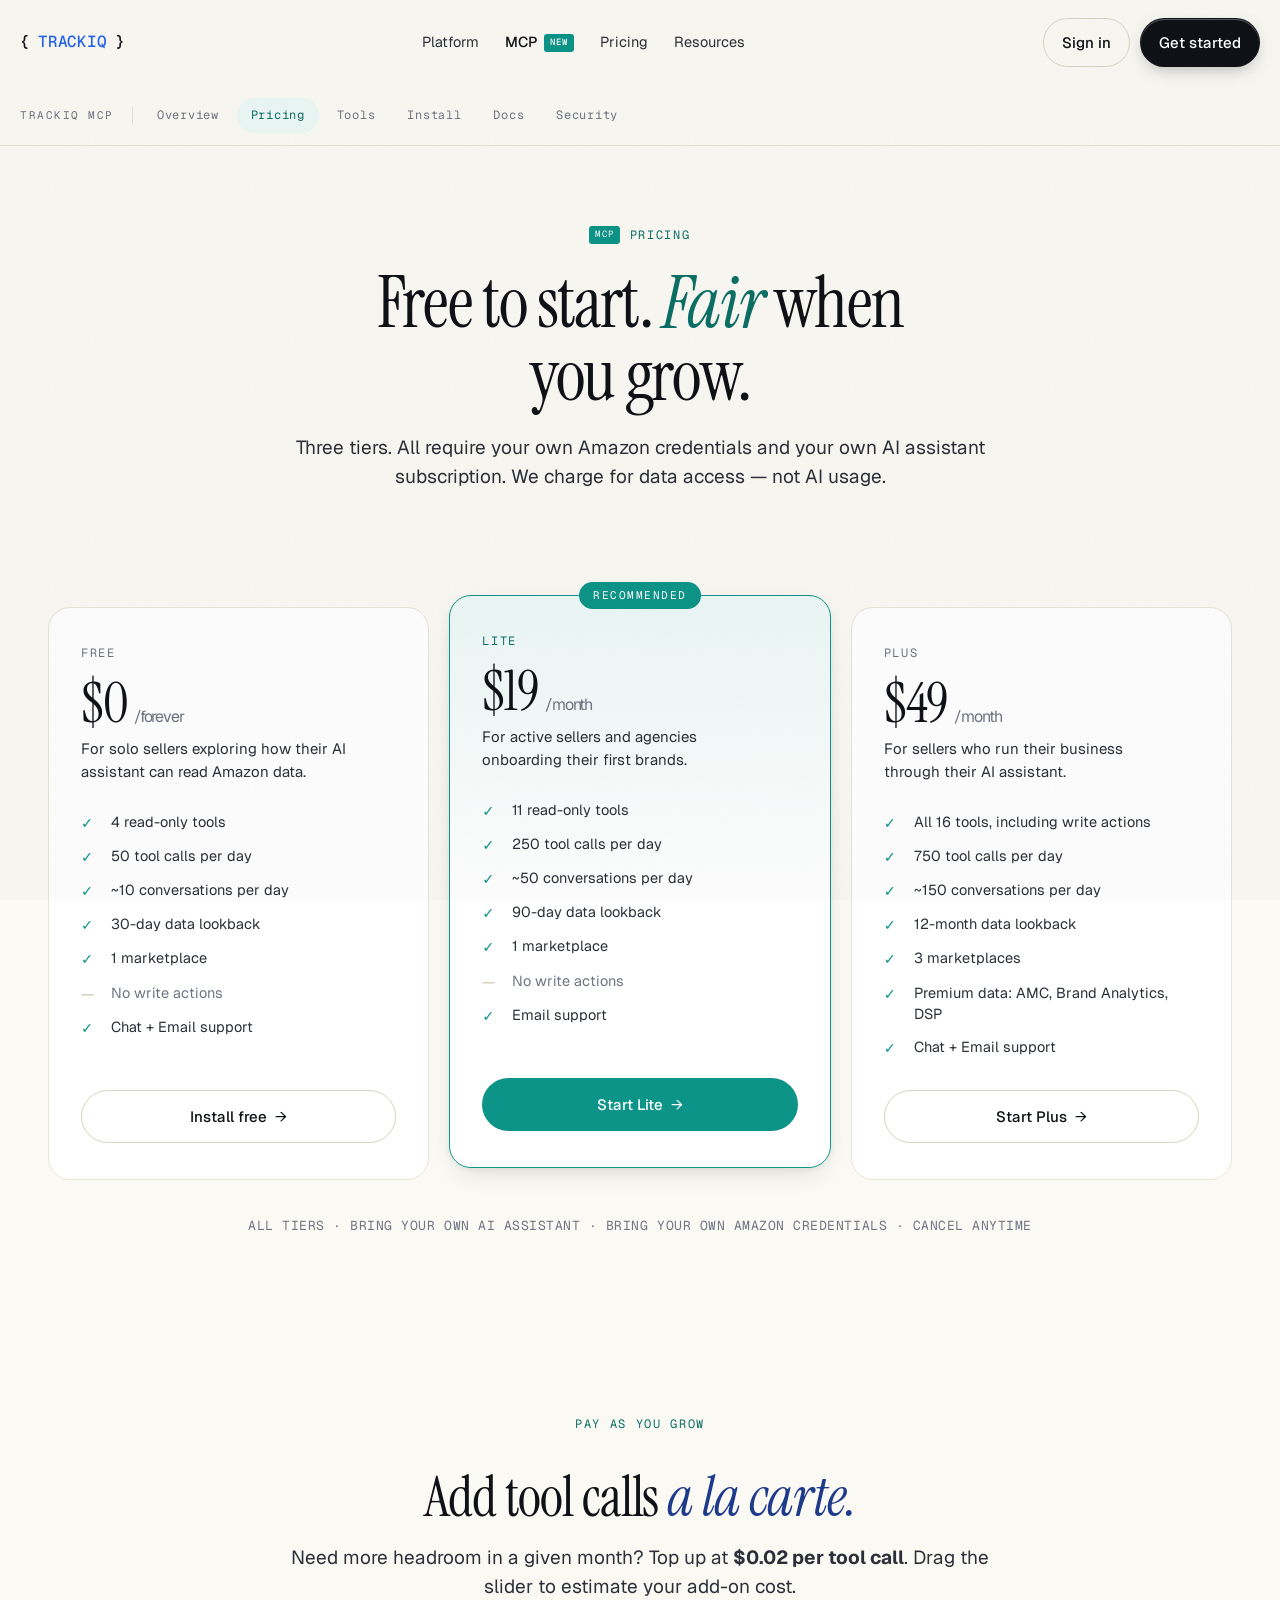
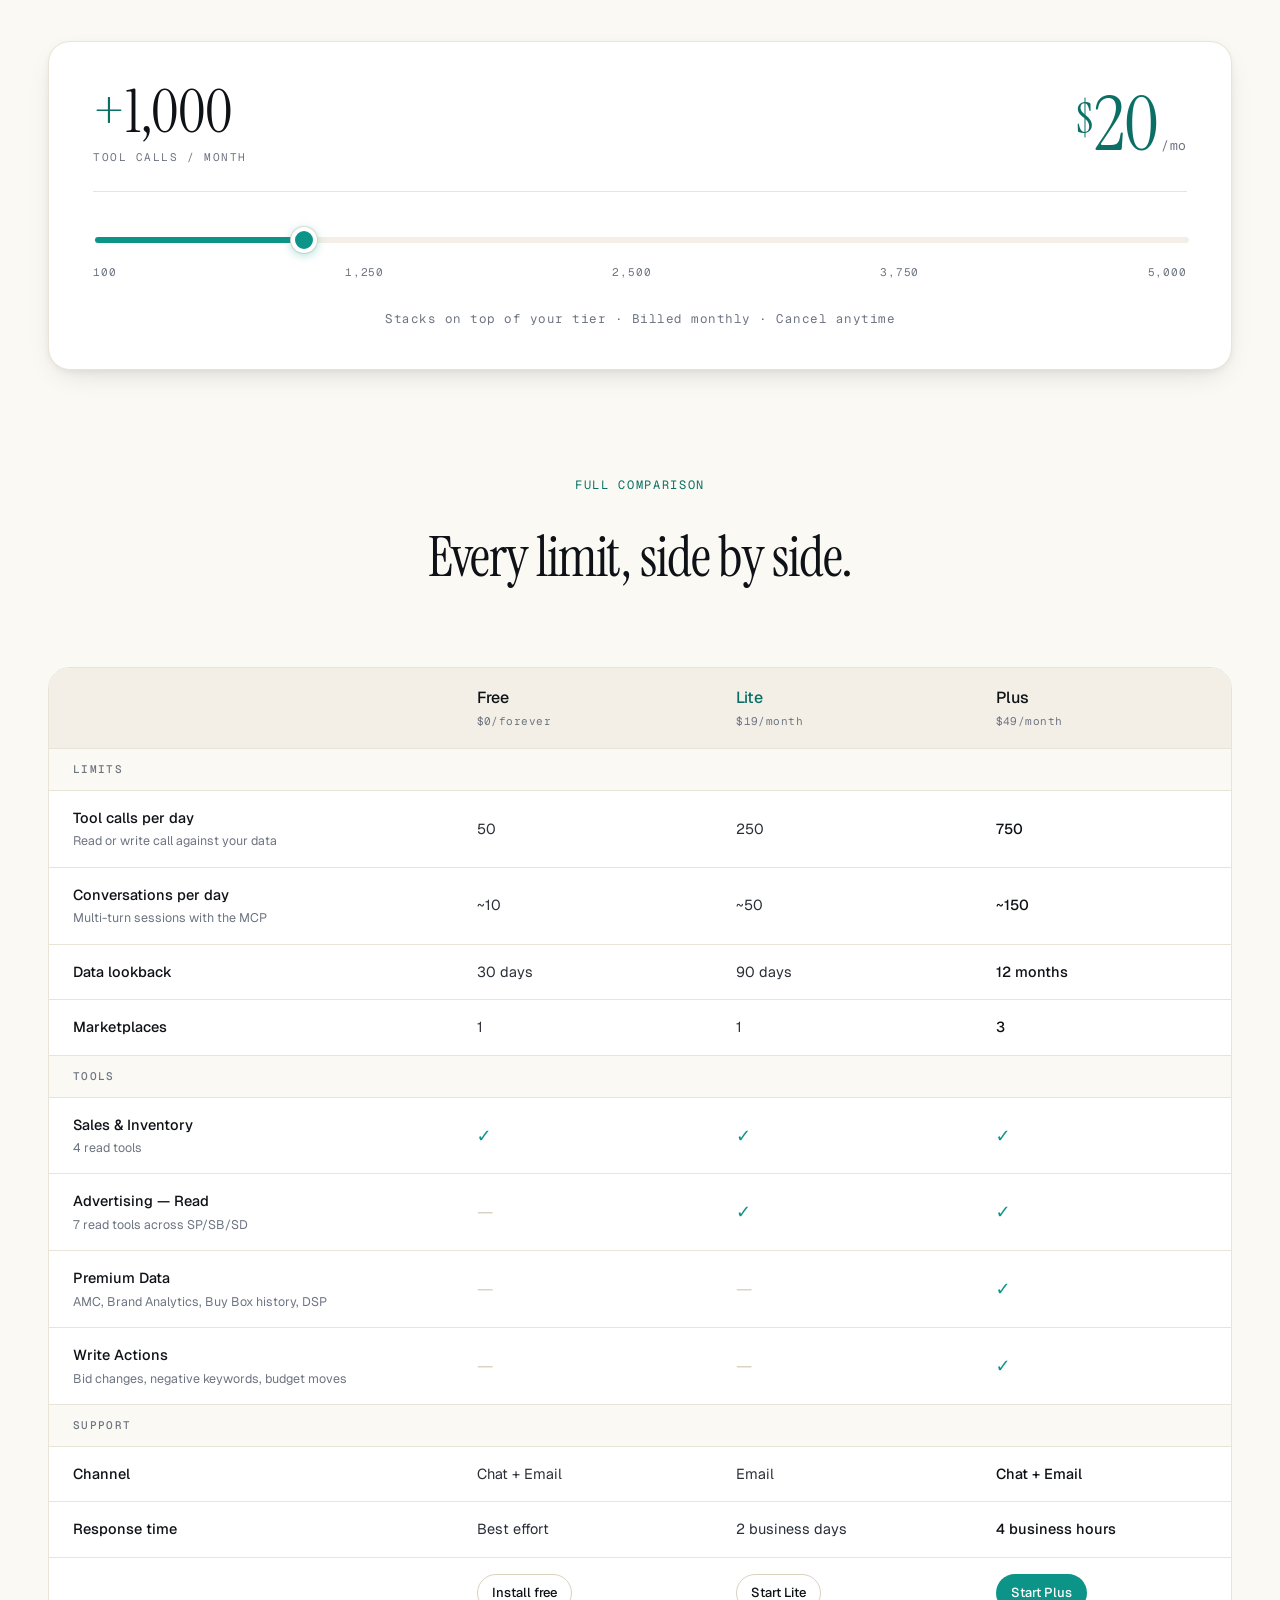
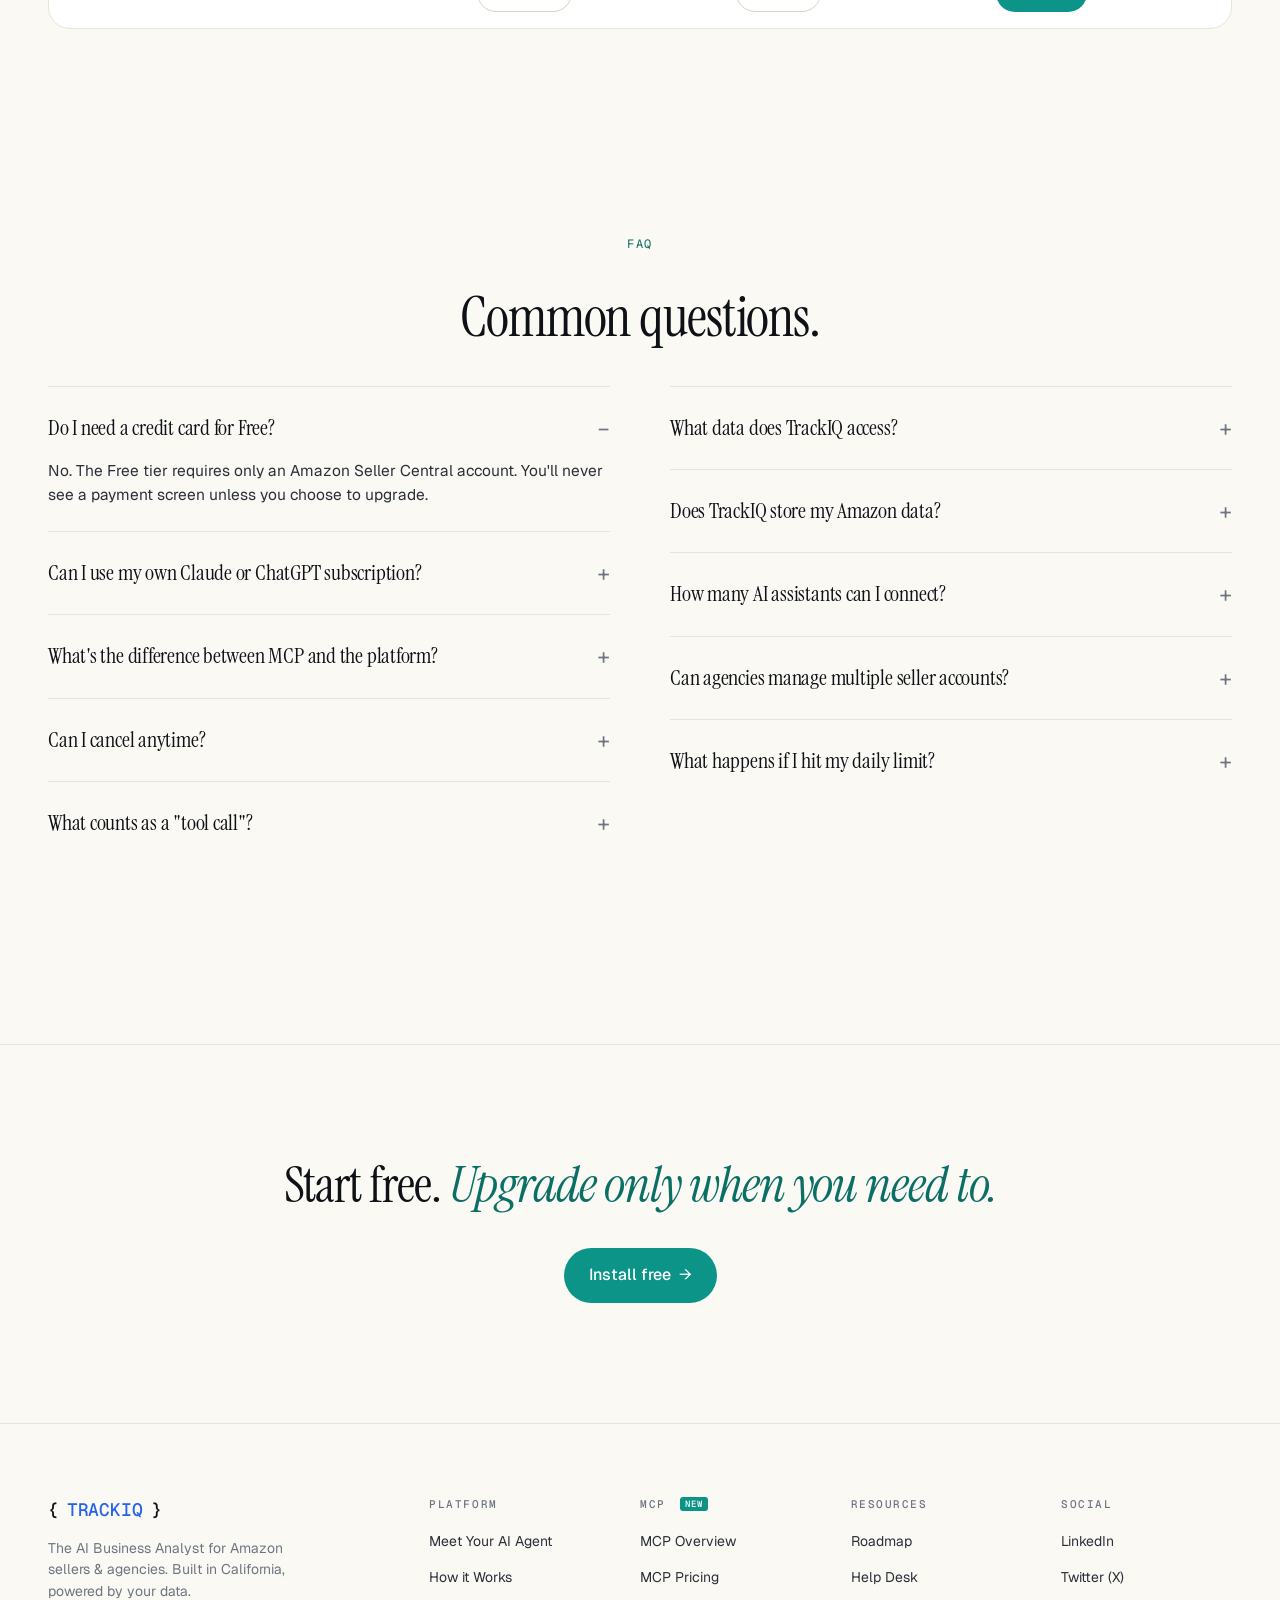
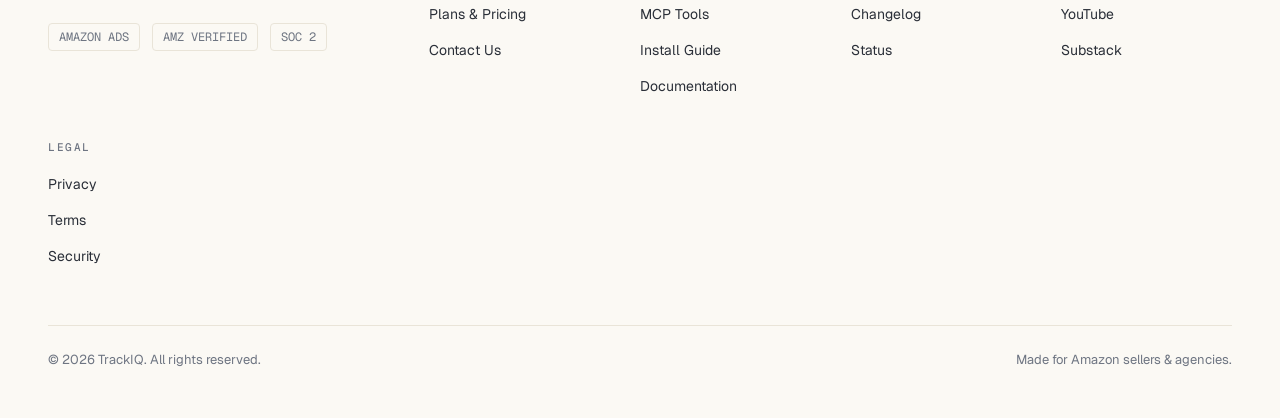
<file: mcp-pricing.html>
<!doctype html>
<html lang="en">
<head>
<meta charset="utf-8" />
<meta name="viewport" content="width=device-width,initial-scale=1" />
<title>TrackIQ MCP — Pricing</title>
<link rel="preconnect" href="https://fonts.googleapis.com">
<link rel="preconnect" href="https://fonts.gstatic.com" crossorigin>
<link href="https://fonts.googleapis.com/css2?family=Instrument+Serif:ital@0;1&family=Geist:wght@300;400;500;600;700&family=Geist+Mono:wght@400;500&display=swap" rel="stylesheet">
<link rel="stylesheet" href="trackiq.css">

<style>
.page-hero {
  padding: 72px 0 32px;
  text-align: center;
}
.page-hero h1 {
  font-size: clamp(46px, 5.6vw, 76px);
  margin-bottom: 22px;
  max-width: 18ch;
  margin-left: auto; margin-right: auto;
}
.page-hero h1 em { color: var(--teal-ink); font-style: italic; }
.page-hero .lede { margin: 0 auto 24px; }

/* Pricing cards */
.pricing-cards {
  display: grid;
  grid-template-columns: repeat(3, 1fr);
  gap: 20px;
  margin-top: 60px;
}
.price-card {
  background: var(--surface);
  border: 1px solid var(--hair);
  border-radius: var(--radius-lg);
  padding: 36px 32px;
  display: flex; flex-direction: column;
  position: relative;
}
.price-card.recommended {
  border: 1.5px solid var(--teal);
  background: linear-gradient(180deg, var(--teal-pale) 0%, var(--surface) 50%);
  transform: translateY(-12px);
  box-shadow: var(--shadow-md);
}
.price-card.recommended::before {
  content: "Recommended";
  position: absolute;
  top: -14px; left: 50%; transform: translateX(-50%);
  font-family: var(--font-mono);
  font-size: 11px; letter-spacing: .14em;
  background: var(--teal); color: #fff;
  padding: 5px 14px; border-radius: 999px;
  text-transform: uppercase;
}
.price-tier {
  font-family: var(--font-mono);
  font-size: 12px;
  letter-spacing: .14em;
  text-transform: uppercase;
  color: var(--muted);
  margin-bottom: 12px;
}
.price-card.recommended .price-tier { color: var(--teal-ink); }
.price-amount {
  font-family: var(--font-serif);
  font-weight: 400;
  font-size: 56px;
  letter-spacing: -0.02em;
  line-height: 1;
  margin-bottom: 6px;
}
.price-amount small { font-size: 16px; color: var(--muted); font-family: var(--font-sans); margin-left: 6px; font-weight: 400; }
.price-card .price-tagline {
  color: var(--ink-2); font-size: 15px; margin: 0 0 28px; max-width: 28ch;
}
.price-features { list-style: none; padding: 0; margin: 0 0 32px; display: flex; flex-direction: column; gap: 12px; }
.price-features li {
  font-size: 14.5px; color: var(--ink-2);
  display: grid; grid-template-columns: 18px 1fr; gap: 12px; align-items: start;
  line-height: 1.45;
}
.price-features li::before {
  content: "✓"; color: var(--teal); font-weight: 600; margin-top: 1px;
}
.price-features li.muted { color: var(--muted); }
.price-features li.muted::before { content: "—"; color: var(--hair-strong); }
.price-card .btn { margin-top: auto; justify-content: center; padding: 14px 22px; }

@media (max-width: 1024px) {
  .pricing-cards { grid-template-columns: 1fr; gap: 16px; }
  .price-card.recommended { transform: none; }
}

/* Comparison table */
.compare {
  margin-top: 80px;
  background: var(--surface);
  border: 1px solid var(--hair);
  border-radius: var(--radius-lg);
  overflow: hidden;
}
.compare table { width: 100%; border-collapse: collapse; }
.compare thead {
  background: var(--bg-alt);
  border-bottom: 1px solid var(--hair);
}
.compare th {
  padding: 18px 24px;
  text-align: left;
  font-family: var(--font-mono);
  font-size: 11px; letter-spacing: .12em;
  text-transform: uppercase;
  color: var(--muted);
  font-weight: 500;
  width: 18%;
}
.compare th:first-child { width: 28%; }
.compare th.tier {
  color: var(--ink);
  font-family: var(--font-sans);
  font-size: 16px;
  letter-spacing: -0.01em;
  text-transform: none;
  font-weight: 500;
}
.compare th.tier .price {
  font-family: var(--font-mono);
  font-size: 11px; letter-spacing: .04em;
  color: var(--muted);
  font-weight: 400;
  display: block;
  margin-top: 2px;
  text-transform: none;
}
.compare th.tier.plus { color: var(--teal-ink); }
.compare td {
  padding: 16px 24px;
  border-bottom: 1px solid var(--hair);
  font-size: 14.5px;
  color: var(--ink-2);
}
.compare tbody tr:last-child td { border-bottom: none; }
.compare td.label {
  color: var(--ink); font-weight: 500;
}
.compare td.label .desc {
  display: block;
  font-weight: 400;
  font-size: 12.5px;
  color: var(--muted);
  margin-top: 2px;
}
.compare td.row-group {
  background: var(--bg);
  font-family: var(--font-mono);
  font-size: 11px; letter-spacing: .12em;
  text-transform: uppercase;
  color: var(--muted);
  padding: 12px 24px;
  font-weight: 500;
}
.compare td.check { color: var(--teal); font-size: 18px; }
.compare td.dash { color: var(--hair-strong); font-size: 18px; }
.compare td.value-strong { color: var(--ink); font-weight: 500; }

@media (max-width: 1024px) {
  .compare { overflow-x: auto; }
  .compare table { min-width: 720px; }
}

/* FAQ */
.faq-grid {
  display: grid;
  grid-template-columns: 1fr 1fr;
  gap: 0 60px;
}
.faq-item {
  border-top: 1px solid var(--hair);
  padding: 24px 0;
}
.faq-item summary {
  list-style: none;
  cursor: pointer;
  font-family: var(--font-serif);
  font-size: 22px;
  font-weight: 400;
  letter-spacing: -0.01em;
  display: flex; justify-content: space-between; gap: 24px;
  align-items: start;
}
.faq-item summary::-webkit-details-marker { display: none; }
.faq-item summary::after {
  content: "+";
  font-family: var(--font-mono);
  font-size: 22px;
  color: var(--muted);
  transition: transform .2s;
  flex: 0 0 auto;
}
.faq-item[open] summary::after { content: "−"; }
.faq-item p {
  color: var(--ink-2); font-size: 15.5px;
  margin: 14px 0 0; line-height: 1.55;
  max-width: 56ch;
}
@media (max-width: 1024px) { .faq-grid { grid-template-columns: 1fr; gap: 0; } }

/* Final CTA */
.final-cta {
  text-align: center;
  padding: 100px 0 40px;
  border-top: 1px solid var(--hair);
  margin-top: 80px;
}
.final-cta h2 {
  font-family: var(--font-serif);
  font-weight: 400;
  font-size: clamp(32px, 4vw, 52px);
  letter-spacing: -0.02em;
  margin-bottom: 24px;
}
.final-cta h2 em { color: var(--teal-ink); font-style: italic; }
.final-cta .btn { padding: 14px 24px; font-size: 16px; }

/* Add-on calculator */
.addon-calc {
  max-width: none;
  margin: 0 auto;
  background: var(--surface);
  border: 1px solid var(--hair);
  border-radius: var(--radius-lg);
  padding: 40px 44px;
  box-shadow: var(--shadow-md);
}
.addon-calc-display {
  display: flex;
  align-items: flex-end;
  justify-content: space-between;
  gap: 24px;
  padding-bottom: 28px;
  border-bottom: 1px solid var(--hair);
  margin-bottom: 32px;
  flex-wrap: wrap;
}
.addon-calc-amount {
  font-family: var(--font-serif);
  font-size: clamp(40px, 5.4vw, 60px);
  line-height: 1;
  color: var(--ink);
  letter-spacing: -0.02em;
}
.addon-calc-plus { color: var(--teal-ink); margin-right: 2px; }
.addon-calc-unit {
  display: block;
  font-family: var(--font-mono);
  font-size: 11px;
  letter-spacing: .14em;
  text-transform: uppercase;
  color: var(--muted);
  margin-top: 10px;
}
.addon-calc-cost {
  font-family: var(--font-serif);
  font-size: clamp(48px, 6.4vw, 76px);
  line-height: 1;
  color: var(--teal-ink);
  letter-spacing: -0.02em;
  text-align: right;
}
.addon-calc-currency { font-size: 0.55em; vertical-align: 0.4em; margin-right: 2px; }
.addon-calc-period {
  font-family: var(--font-mono);
  font-size: 13px;
  letter-spacing: .04em;
  color: var(--muted);
  margin-left: 4px;
}
.addon-slider {
  -webkit-appearance: none;
  appearance: none;
  width: 100%;
  height: 6px;
  background: var(--bg-alt);
  border-radius: 999px;
  outline: none;
  cursor: pointer;
}
.addon-slider:focus-visible { box-shadow: 0 0 0 3px var(--teal-pale); }
.addon-slider::-webkit-slider-thumb {
  -webkit-appearance: none;
  appearance: none;
  width: 26px; height: 26px;
  border-radius: 50%;
  background: var(--teal);
  border: 4px solid var(--surface);
  box-shadow: 0 2px 10px rgba(13, 148, 136, .35), 0 0 0 1px var(--hair);
  cursor: grab;
  transition: transform .12s;
}
.addon-slider::-webkit-slider-thumb:active { cursor: grabbing; transform: scale(1.08); }
.addon-slider::-moz-range-thumb {
  width: 26px; height: 26px; border-radius: 50%;
  background: var(--teal);
  border: 4px solid var(--surface);
  box-shadow: 0 2px 10px rgba(13, 148, 136, .35), 0 0 0 1px var(--hair);
  cursor: grab;
}
.addon-calc-ticks {
  display: flex; justify-content: space-between;
  margin-top: 14px;
  font-family: var(--font-mono);
  font-size: 11px;
  letter-spacing: .08em;
  color: var(--muted);
}
.addon-calc-foot {
  text-align: center;
  margin: 28px 0 0;
  font-size: 12.5px;
  color: var(--muted);
  font-family: var(--font-mono);
  letter-spacing: .04em;
}
@media (max-width: 640px) {
  .addon-calc { padding: 28px 22px; }
  .addon-calc-display { flex-direction: column; align-items: flex-start; }
  .addon-calc-cost { text-align: left; }
}
</style>
</head>
<body>

<div class="grain"></div>

<!-- NAV -->
<nav class="nav" id="nav">
  <div class="container nav-inner">
    <a href="index.html" class="logo">{ <b>TRACKIQ</b> }</a>
    <div class="nav-links">
      <a href="meet-your-ai-agent.html">Platform</a>
      <a href="mcp.html" class="active">MCP <span class="nav-new-pill">New</span></a>
      <a href="plans-and-pricing.html">Pricing</a>
      <a href="how-it-works.html">Resources</a>
    </div>
    <div class="nav-cta">
      <a href="#" class="btn btn-ghost">Sign in</a>
      <a href="mcp-pricing.html" class="btn btn-primary">Get started</a>
    </div>
  </div>
</nav>

<div class="subnav">
  <div class="container subnav-inner">
    <span class="subnav-mcp-label">TrackIQ MCP</span>
    <a href="mcp.html">Overview</a>
    <a href="mcp-pricing.html" class="active">Pricing</a>
    <a href="mcp-tools.html">Tools</a>
    <a href="mcp-install.html">Install</a>
    <a href="mcp-docs.html">Docs</a>
    <a href="mcp-security.html">Security</a>
  </div>
</div>

<header class="page-hero" data-screen-label="MCP Pricing / Hero">
  <div class="container">
    <div class="eyebrow no-rule" style="justify-content:center; color:var(--teal-ink); margin-bottom: 22px;">
      <span style="font-family:var(--font-mono); font-size:9px; letter-spacing:.12em; background:var(--teal); color:#fff; padding:2px 6px; border-radius:3px;">MCP</span>
      Pricing
    </div>
    <h1>Free to start. <em>Fair</em> when you grow.</h1>
    <p class="lede">Three tiers. All require your own Amazon credentials and your own AI assistant subscription. We charge for data access — not AI usage.</p>
  </div>
</header>

<section style="padding-top: 0;" data-screen-label="MCP Pricing / Cards">
  <div class="container">
    <div class="pricing-cards">
      <div class="price-card">
        <div class="price-tier">Free</div>
        <div class="price-amount">$0<small>/forever</small></div>
        <p class="price-tagline">For solo sellers exploring how their AI assistant can read Amazon data.</p>
        <ul class="price-features">
          <li>4 read-only tools</li>
          <li>50 tool calls per day</li>
          <li>~10 conversations per day</li>
          <li>30-day data lookback</li>
          <li>1 marketplace</li>
          <li class="muted">No write actions</li>
          <li>Chat + Email support</li>
        </ul>
        <a href="mcp-install.html" class="btn btn-ghost btn-arrow">Install free</a>
      </div>

      <div class="price-card recommended">
        <div class="price-tier">Lite</div>
        <div class="price-amount">$19<small>/month</small></div>
        <p class="price-tagline">For active sellers and agencies onboarding their first brands.</p>
        <ul class="price-features">
          <li>11 read-only tools</li>
          <li>250 tool calls per day</li>
          <li>~50 conversations per day</li>
          <li>90-day data lookback</li>
          <li>1 marketplace</li>
          <li class="muted">No write actions</li>
          <li>Email support</li>
        </ul>
        <a href="#" class="btn btn-teal btn-arrow">Start Lite</a>
      </div>

      <div class="price-card">
        <div class="price-tier">Plus</div>
        <div class="price-amount">$49<small>/month</small></div>
        <p class="price-tagline">For sellers who run their business through their AI assistant.</p>
        <ul class="price-features">
          <li>All 16 tools, including write actions</li>
          <li>750 tool calls per day</li>
          <li>~150 conversations per day</li>
          <li>12-month data lookback</li>
          <li>3 marketplaces</li>
          <li>Premium data: AMC, Brand Analytics, DSP</li>
          <li>Chat + Email support</li>
        </ul>
        <a href="#" class="btn btn-ghost btn-arrow">Start Plus</a>
      </div>
    </div>

    <p style="text-align:center; color: var(--muted); font-size: 13px; margin-top: 36px; font-family: var(--font-mono); letter-spacing: .04em;">
      ALL TIERS · BRING YOUR OWN AI ASSISTANT · BRING YOUR OWN AMAZON CREDENTIALS · CANCEL ANYTIME
    </p>
  </div>
</section>

<!-- ADD-ON CALCULATOR -->
<section style="padding-top: 60px; padding-bottom: 40px;" data-screen-label="MCP Pricing / Add-on Calculator">
  <div class="container">
    <div class="section-head-single" style="margin-bottom: 40px;">
      <div class="eyebrow no-rule" style="justify-content:center; color:var(--teal-ink)">Pay as you grow</div>
      <h2 class="display" style="margin-top:14px">Add tool calls <em>a la carte.</em></h2>
      <p class="lede" style="margin: 18px auto 0; text-align: center;">Need more headroom in a given month? Top up at <strong>$0.02 per tool call</strong>. Drag the slider to estimate your add-on cost.</p>
    </div>

    <div class="addon-calc">
      <div class="addon-calc-display">
        <div class="addon-calc-amount">
          <span class="addon-calc-plus">+</span><span id="addon-calls">1,000</span>
          <span class="addon-calc-unit">tool calls / month</span>
        </div>
        <div class="addon-calc-cost">
          <span class="addon-calc-currency">$</span><span id="addon-cost">20</span><span class="addon-calc-period">/mo</span>
        </div>
      </div>

      <input type="range" id="addon-slider" min="100" max="5000" step="100" value="1000" class="addon-slider" aria-label="Additional tool calls per month">

      <div class="addon-calc-ticks">
        <span>100</span>
        <span>1,250</span>
        <span>2,500</span>
        <span>3,750</span>
        <span>5,000</span>
      </div>

      <p class="addon-calc-foot">Stacks on top of your tier · Billed monthly · Cancel anytime</p>
    </div>
  </div>
</section>

<!-- COMPARISON TABLE -->
<section style="padding-top: 60px;" data-screen-label="MCP Pricing / Comparison">
  <div class="container">
    <div class="section-head-single" style="margin-bottom: 32px;">
      <div class="eyebrow no-rule" style="justify-content:center; color:var(--teal-ink)">Full comparison</div>
      <h2 class="display" style="margin-top:14px">Every limit, side by side.</h2>
    </div>

    <div class="compare">
      <table>
        <thead>
          <tr>
            <th>&nbsp;</th>
            <th class="tier">Free<span class="price">$0/forever</span></th>
            <th class="tier plus">Lite<span class="price">$19/month</span></th>
            <th class="tier">Plus<span class="price">$49/month</span></th>
          </tr>
        </thead>
        <tbody>
          <tr><td colspan="4" class="row-group">Limits</td></tr>
          <tr>
            <td class="label">Tool calls per day<span class="desc">Read or write call against your data</span></td>
            <td>50</td><td>250</td><td class="value-strong">750</td>
          </tr>
          <tr>
            <td class="label">Conversations per day<span class="desc">Multi-turn sessions with the MCP</span></td>
            <td>~10</td><td>~50</td><td class="value-strong">~150</td>
          </tr>
          <tr>
            <td class="label">Data lookback</td>
            <td>30 days</td><td>90 days</td><td class="value-strong">12 months</td>
          </tr>
          <tr>
            <td class="label">Marketplaces</td>
            <td>1</td><td>1</td><td class="value-strong">3</td>
          </tr>

          <tr><td colspan="4" class="row-group">Tools</td></tr>
          <tr>
            <td class="label">Sales &amp; Inventory <span class="desc">4 read tools</span></td>
            <td class="check">✓</td><td class="check">✓</td><td class="check">✓</td>
          </tr>
          <tr>
            <td class="label">Advertising — Read<span class="desc">7 read tools across SP/SB/SD</span></td>
            <td class="dash">—</td><td class="check">✓</td><td class="check">✓</td>
          </tr>
          <tr>
            <td class="label">Premium Data<span class="desc">AMC, Brand Analytics, Buy Box history, DSP</span></td>
            <td class="dash">—</td><td class="dash">—</td><td class="check">✓</td>
          </tr>
          <tr>
            <td class="label">Write Actions<span class="desc">Bid changes, negative keywords, budget moves</span></td>
            <td class="dash">—</td><td class="dash">—</td><td class="check">✓</td>
          </tr>

          <tr><td colspan="4" class="row-group">Support</td></tr>
          <tr>
            <td class="label">Channel</td>
            <td>Chat + Email</td><td>Email</td><td class="value-strong">Chat + Email</td>
          </tr>
          <tr>
            <td class="label">Response time</td>
            <td>Best effort</td><td>2 business days</td><td class="value-strong">4 business hours</td>
          </tr>
          <tr>
            <td class="label">&nbsp;</td>
            <td><a href="mcp-install.html" class="btn btn-ghost" style="padding: 8px 14px; font-size: 13px;">Install free</a></td>
            <td><a href="#" class="btn btn-ghost" style="padding: 8px 14px; font-size: 13px;">Start Lite</a></td>
            <td><a href="#" class="btn btn-teal" style="padding: 8px 14px; font-size: 13px;">Start Plus</a></td>
          </tr>
        </tbody>
      </table>
    </div>
  </div>
</section>

<!-- FAQ -->
<section data-screen-label="MCP Pricing / FAQ">
  <div class="container">
    <div class="section-head-single" style="margin-bottom: 40px;">
      <div class="eyebrow no-rule" style="justify-content:center; color:var(--teal-ink)">FAQ</div>
      <h2 class="display" style="margin-top:14px">Common questions.</h2>
    </div>

    <div class="faq-grid">
      <div>
        <details class="faq-item" open>
          <summary>Do I need a credit card for Free?</summary>
          <p>No. The Free tier requires only an Amazon Seller Central account. You'll never see a payment screen unless you choose to upgrade.</p>
        </details>
        <details class="faq-item">
          <summary>Can I use my own Claude or ChatGPT subscription?</summary>
          <p>Yes — that's the whole point. TrackIQ MCP is an MCP server. You connect it to whichever AI assistant you already pay for. We don't charge for AI tokens; we charge for data access.</p>
        </details>
        <details class="faq-item">
          <summary>What's the difference between MCP and the platform?</summary>
          <p>The TrackIQ Platform is a full web app with dashboards, automated reports, and Aria, our AI agent. The MCP is lighter — it gives your AI assistant read (and optionally write) access to your Amazon data through standardized tools. Different surfaces, different price points.</p>
        </details>
        <details class="faq-item">
          <summary>Can I cancel anytime?</summary>
          <p>Yes. Paid tiers are month-to-month. Cancel from account settings; access continues through the end of the billing period.</p>
        </details>
        <details class="faq-item">
          <summary>What counts as a "tool call"?</summary>
          <p>A single invocation by your AI assistant — for example, asking "how were my sales yesterday?" might use one or two tool calls. A typical conversation runs 3–8 calls. Free's 50/day cap covers most casual exploration.</p>
        </details>
      </div>
      <div>
        <details class="faq-item">
          <summary>What data does TrackIQ access?</summary>
          <p>Only what you authorize via Amazon's official OAuth flow. Read tools cover sales, ads, and inventory. Write tools (Plus only) require explicit confirmation in your AI assistant before each action. Full details on the Security page.</p>
        </details>
        <details class="faq-item">
          <summary>Does TrackIQ store my Amazon data?</summary>
          <p>We cache responses for performance and rate-limiting. Caches expire within 24 hours. We don't train models on your data. You can revoke access and trigger deletion at any time.</p>
        </details>
        <details class="faq-item">
          <summary>How many AI assistants can I connect?</summary>
          <p>One TrackIQ account, any number of MCP-compatible clients. Use Claude Desktop on your laptop, Claude.ai in the browser, and Cursor for coding — same data, same limits.</p>
        </details>
        <details class="faq-item">
          <summary>Can agencies manage multiple seller accounts?</summary>
          <p>Today, each TrackIQ account maps to one Amazon profile. For multi-brand agency setups, the TrackIQ Platform is the right product — agency white-label MCP is on the v2 roadmap.</p>
        </details>
        <details class="faq-item">
          <summary>What happens if I hit my daily limit?</summary>
          <p>Tools return a clear "limit reached" message; your AI assistant tells you so you can upgrade or wait until the daily reset. No surprise charges, no overage billing.</p>
        </details>
      </div>
    </div>
  </div>
</section>

<section class="final-cta" data-screen-label="MCP Pricing / Final CTA">
  <div class="container">
    <h2>Start free. <em>Upgrade only when you need to.</em></h2>
    <a href="mcp-install.html" class="btn btn-teal btn-arrow">Install free</a>
  </div>
</section>

<!-- FOOTER -->
<footer class="site-footer">
  <div class="container">
    <div class="footer-grid">
      <div class="footer-brand">
        <div class="logo">{ <b>TRACKIQ</b> }</div>
        <p>The AI Business Analyst for Amazon sellers &amp; agencies. Built in California, powered by your data.</p>
        <div class="footer-badges"><span>AMAZON ADS</span><span>AMZ VERIFIED</span><span>SOC 2</span></div>
      </div>
      <div class="footer-col"><h5>Platform</h5><ul>
        <li><a href="meet-your-ai-agent.html">Meet Your AI Agent</a></li>
        <li><a href="how-it-works.html">How it Works</a></li>
        <li><a href="plans-and-pricing.html">Plans &amp; Pricing</a></li>
        <li><a href="contact.html">Contact Us</a></li>
      </ul></div>
      <div class="footer-col"><h5>MCP <span style="font-family:var(--font-mono); font-size:9px; letter-spacing:.1em; background:var(--teal); color:#fff; padding:1px 5px; border-radius:3px; margin-left:6px; vertical-align:1px;">NEW</span></h5><ul>
        <li><a href="mcp.html">MCP Overview</a></li>
        <li><a href="mcp-pricing.html">MCP Pricing</a></li>
        <li><a href="mcp-tools.html">MCP Tools</a></li>
        <li><a href="mcp-install.html">Install Guide</a></li>
        <li><a href="mcp-docs.html">Documentation</a></li>
      </ul></div>
      <div class="footer-col"><h5>Resources</h5><ul>
        <li><a href="#">Roadmap</a></li><li><a href="#">Help Desk</a></li><li><a href="#">Changelog</a></li><li><a href="#">Status</a></li>
      </ul></div>
      <div class="footer-col"><h5>Social</h5><ul>
        <li><a href="#">LinkedIn</a></li><li><a href="#">Twitter (X)</a></li><li><a href="#">YouTube</a></li><li><a href="#">Substack</a></li>
      </ul></div>
      <div class="footer-col"><h5>Legal</h5><ul>
        <li><a href="#">Privacy</a></li><li><a href="#">Terms</a></li><li><a href="mcp-security.html">Security</a></li>
      </ul></div>
    </div>
    <div class="footer-bottom">
      <div>© 2026 TrackIQ. All rights reserved.</div>
      <div>Made for Amazon sellers &amp; agencies.</div>
    </div>
  </div>
</footer>

<script>
(function () {
  var slider = document.getElementById('addon-slider');
  var callsEl = document.getElementById('addon-calls');
  var costEl = document.getElementById('addon-cost');
  if (!slider || !callsEl || !costEl) return;
  var fmt = new Intl.NumberFormat('en-US');
  function update() {
    var n = parseInt(slider.value, 10);
    callsEl.textContent = fmt.format(n);
    costEl.textContent = fmt.format(n * 0.02);
    var pct = ((n - slider.min) / (slider.max - slider.min)) * 100;
    slider.style.background = 'linear-gradient(to right, var(--teal) 0%, var(--teal) ' + pct + '%, var(--bg-alt) ' + pct + '%, var(--bg-alt) 100%)';
  }
  slider.addEventListener('input', update);
  update();
})();
</script>

</body>
</html>
</file>
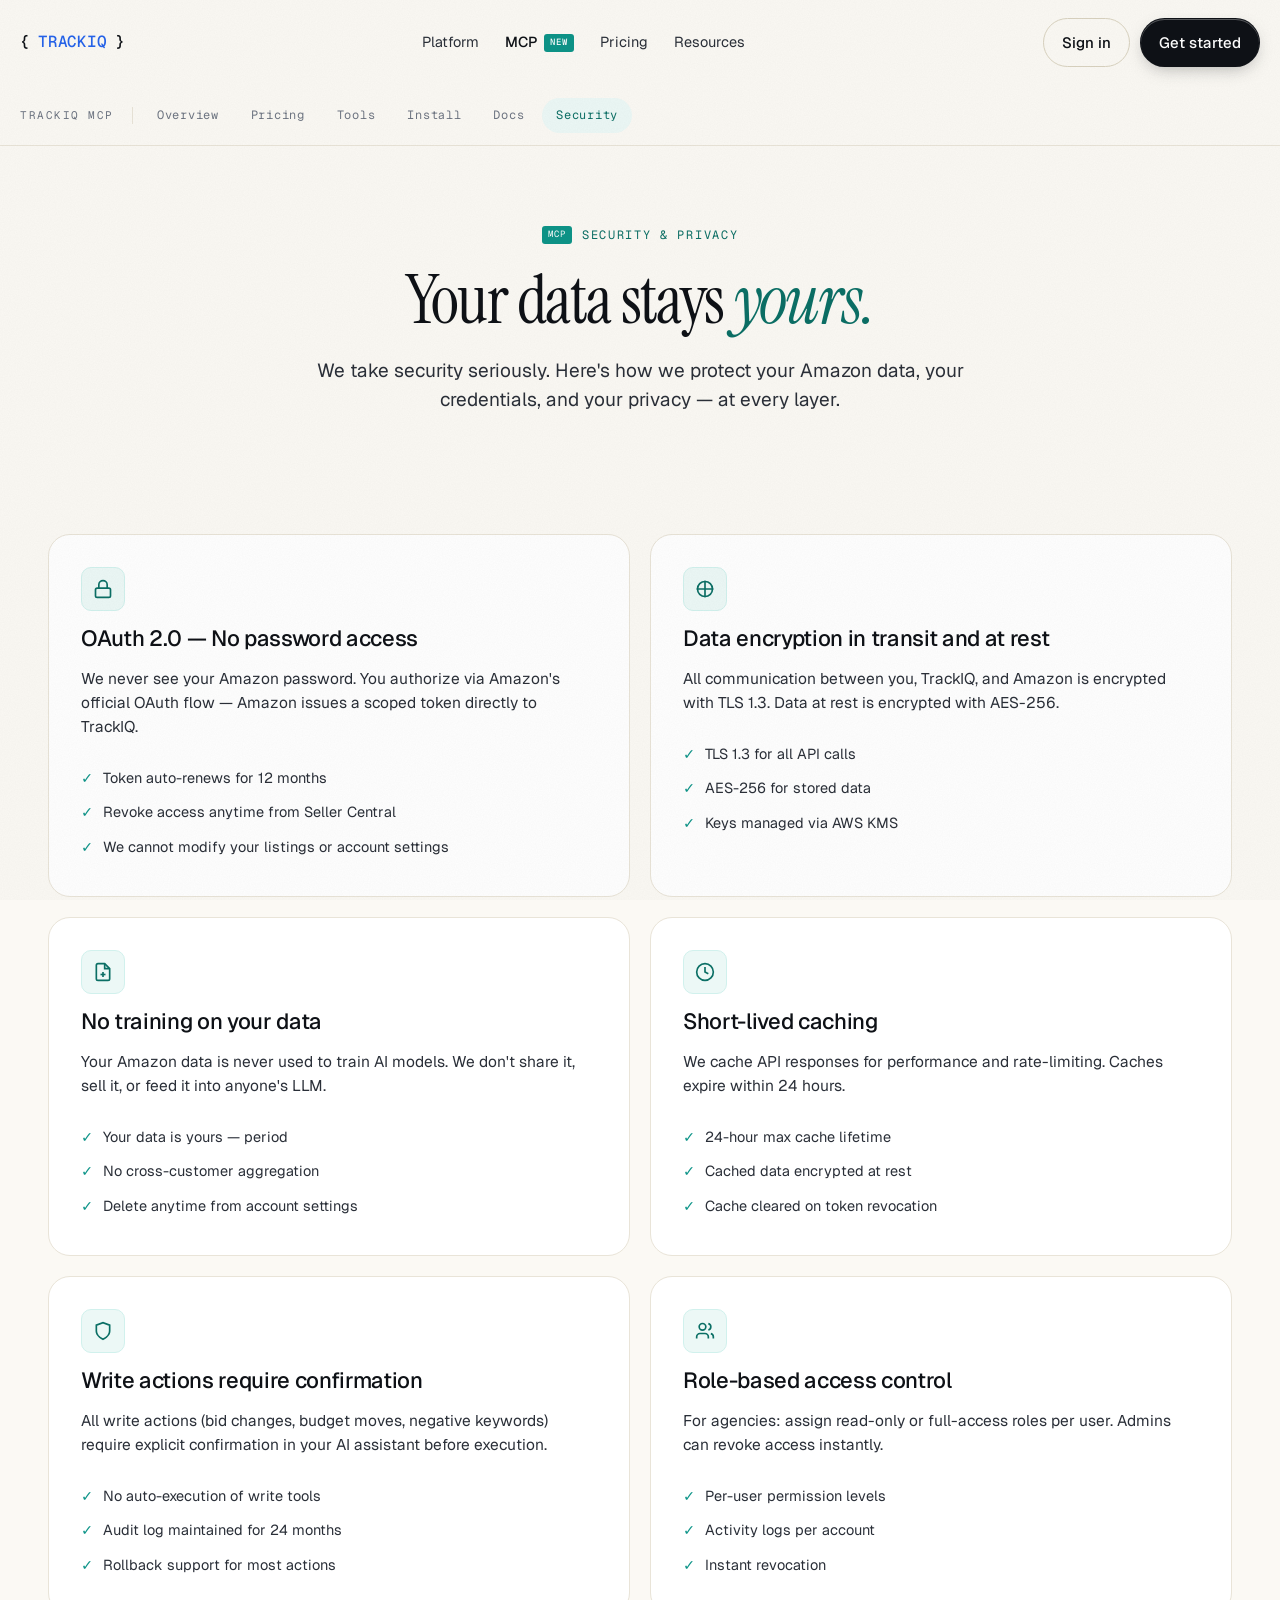
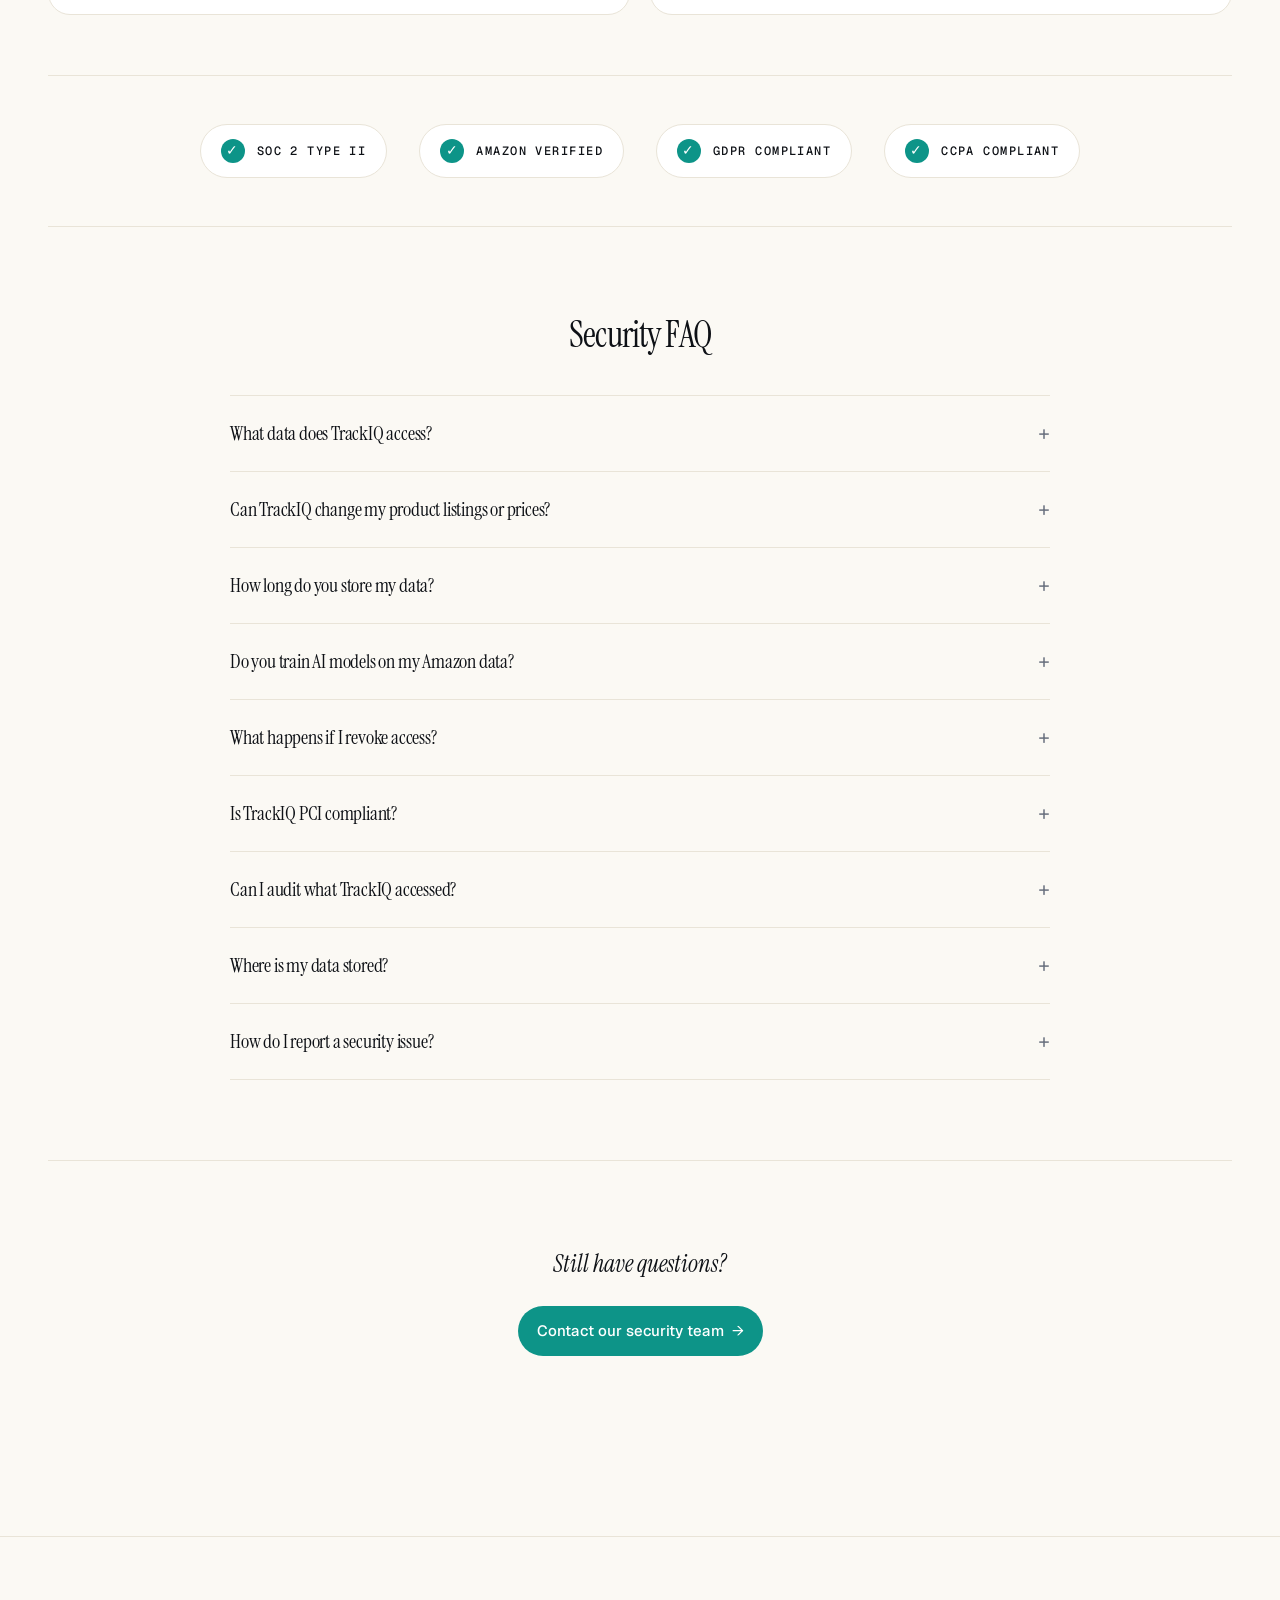
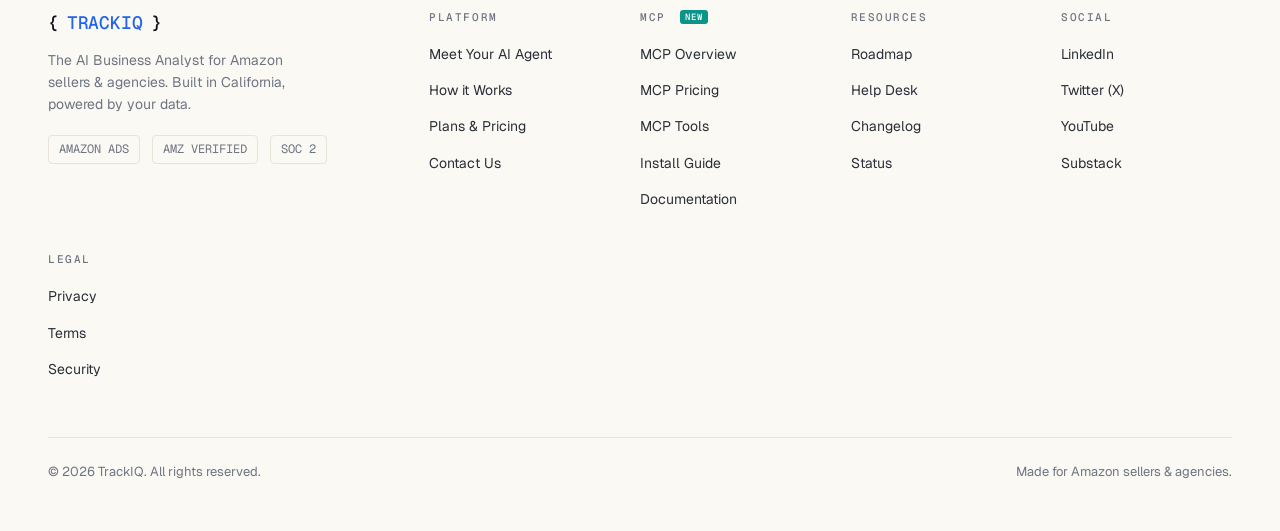
<file: mcp-security.html>
<!doctype html>
<html lang="en">
<head>
<meta charset="utf-8" />
<meta name="viewport" content="width=device-width,initial-scale=1" />
<title>TrackIQ MCP — Security</title>
<link rel="preconnect" href="https://fonts.googleapis.com">
<link rel="preconnect" href="https://fonts.gstatic.com" crossorigin>
<link href="https://fonts.googleapis.com/css2?family=Instrument+Serif:ital@0;1&family=Geist:wght@300;400;500;600;700&family=Geist+Mono:wght@400;500&display=swap" rel="stylesheet">
<link rel="stylesheet" href="trackiq.css">

<style>
.page-hero { padding: 72px 0 40px; text-align: center; }
.page-hero h1 {
  font-size: clamp(46px, 5.6vw, 68px);
  margin-bottom: 22px;
  max-width: 18ch;
  margin-left: auto; margin-right: auto;
}
.page-hero h1 em { color: var(--teal-ink); font-style: italic; }
.page-hero .lede { margin: 0 auto 32px; }

.security-grid {
  display: grid;
  grid-template-columns: repeat(2, 1fr);
  gap: 20px;
  margin-top: 48px;
}
.sec-card {
  background: var(--surface);
  border: 1px solid var(--hair);
  border-radius: var(--radius-lg);
  padding: 32px;
  display: flex;
  flex-direction: column;
  gap: 14px;
}
.sec-card .icon {
  width: 44px;
  height: 44px;
  border-radius: 10px;
  background: var(--teal-pale);
  border: 1px solid var(--teal-soft);
  display: flex;
  align-items: center;
  justify-content: center;
  color: var(--teal-ink);
}
.sec-card h3 { margin: 0; }
.sec-card p { color: var(--ink-2); font-size: 15.5px; line-height: 1.55; margin: 0; }
.sec-card ul {
  list-style: none;
  padding: 0;
  margin: 8px 0 0;
  color: var(--ink-2);
  font-size: 14.5px;
}
.sec-card ul li {
  padding: 6px 0;
  padding-left: 22px;
  position: relative;
}
.sec-card ul li::before {
  content: "✓";
  position: absolute;
  left: 0;
  color: var(--teal);
  font-weight: 600;
}

.cert-row {
  display: flex;
  gap: 32px;
  justify-content: center;
  align-items: center;
  padding: 48px 0;
  border-top: 1px solid var(--hair);
  border-bottom: 1px solid var(--hair);
  margin: 60px 0;
  flex-wrap: wrap;
}
.cert-badge {
  display: flex;
  align-items: center;
  gap: 12px;
  padding: 14px 20px;
  background: var(--surface);
  border: 1px solid var(--hair);
  border-radius: 999px;
  font-family: var(--font-mono);
  font-size: 12px;
  letter-spacing: .12em;
  color: var(--ink);
  font-weight: 500;
}
.cert-badge .cert-icon {
  width: 24px;
  height: 24px;
  border-radius: 50%;
  background: var(--teal);
  color: #fff;
  display: flex;
  align-items: center;
  justify-content: center;
  font-size: 14px;
}

.faq-security {
  max-width: 820px;
  margin: 80px auto 0;
}
.faq-security h2 {
  font-family: var(--font-serif);
  font-weight: 400;
  font-size: 36px;
  letter-spacing: -0.02em;
  margin-bottom: 32px;
  text-align: center;
}
.faq-security details {
  border-top: 1px solid var(--hair);
  padding: 22px 0;
}
.faq-security details:last-child { border-bottom: 1px solid var(--hair); }
.faq-security summary {
  list-style: none;
  cursor: pointer;
  font-family: var(--font-serif);
  font-size: 20px;
  font-weight: 400;
  letter-spacing: -0.01em;
  display: flex;
  justify-content: space-between;
  align-items: start;
  gap: 20px;
}
.faq-security summary::-webkit-details-marker { display: none; }
.faq-security summary::after {
  content: "+";
  font-family: var(--font-mono);
  font-size: 20px;
  color: var(--muted);
  flex: 0 0 auto;
}
.faq-security details[open] summary::after { content: "−"; }
.faq-security p {
  color: var(--ink-2);
  font-size: 15.5px;
  margin: 14px 0 0;
  line-height: 1.55;
}
.faq-security code {
  font-family: var(--font-mono);
  font-size: 13px;
  background: var(--bg-alt);
  padding: 2px 6px;
  border-radius: 4px;
  color: var(--teal-ink);
}

@media (max-width: 1024px) { .security-grid { grid-template-columns: 1fr; } }
</style>
</head>
<body>

<div class="grain"></div>

<nav class="nav" id="nav">
  <div class="container nav-inner">
    <a href="index.html" class="logo">{ <b>TRACKIQ</b> }</a>
    <div class="nav-links">
      <a href="meet-your-ai-agent.html">Platform</a>
      <a href="mcp.html" class="active">MCP <span class="nav-new-pill">New</span></a>
      <a href="plans-and-pricing.html">Pricing</a>
      <a href="how-it-works.html">Resources</a>
    </div>
    <div class="nav-cta">
      <a href="#" class="btn btn-ghost">Sign in</a>
      <a href="mcp-pricing.html" class="btn btn-primary">Get started</a>
    </div>
  </div>
</nav>

<div class="subnav">
  <div class="container subnav-inner">
    <span class="subnav-mcp-label">TrackIQ MCP</span>
    <a href="mcp.html">Overview</a>
    <a href="mcp-pricing.html">Pricing</a>
    <a href="mcp-tools.html">Tools</a>
    <a href="mcp-install.html">Install</a>
    <a href="mcp-docs.html">Docs</a>
    <a href="mcp-security.html" class="active">Security</a>
  </div>
</div>

<header class="page-hero" data-screen-label="MCP Security / Hero">
  <div class="container">
    <div class="eyebrow no-rule" style="justify-content:center; color:var(--teal-ink); margin-bottom: 22px;">
      <span style="font-family:var(--font-mono); font-size:9px; letter-spacing:.12em; background:var(--teal); color:#fff; padding:2px 6px; border-radius:3px;">MCP</span>
      Security &amp; Privacy
    </div>
    <h1>Your data stays <em>yours.</em></h1>
    <p class="lede">We take security seriously. Here's how we protect your Amazon data, your credentials, and your privacy — at every layer.</p>
  </div>
</header>

<section style="padding-top: 0;" data-screen-label="MCP Security / Grid">
  <div class="container">
    <div class="security-grid">
      <div class="sec-card">
        <div class="icon">
          <svg width="20" height="20" viewBox="0 0 24 24" fill="none" stroke="currentColor" stroke-width="2"><rect x="3" y="11" width="18" height="11" rx="2"/><path d="M7 11V7a5 5 0 0 1 10 0v4"/></svg>
        </div>
        <h3>OAuth 2.0 — No password access</h3>
        <p>We never see your Amazon password. You authorize via Amazon's official OAuth flow — Amazon issues a scoped token directly to TrackIQ.</p>
        <ul>
          <li>Token auto-renews for 12 months</li>
          <li>Revoke access anytime from Seller Central</li>
          <li>We cannot modify your listings or account settings</li>
        </ul>
      </div>

      <div class="sec-card">
        <div class="icon">
          <svg width="20" height="20" viewBox="0 0 24 24" fill="none" stroke="currentColor" stroke-width="2"><path d="M12 2v20M2 12h20"/><circle cx="12" cy="12" r="9"/></svg>
        </div>
        <h3>Data encryption in transit and at rest</h3>
        <p>All communication between you, TrackIQ, and Amazon is encrypted with TLS 1.3. Data at rest is encrypted with AES-256.</p>
        <ul>
          <li>TLS 1.3 for all API calls</li>
          <li>AES-256 for stored data</li>
          <li>Keys managed via AWS KMS</li>
        </ul>
      </div>

      <div class="sec-card">
        <div class="icon">
          <svg width="20" height="20" viewBox="0 0 24 24" fill="none" stroke="currentColor" stroke-width="2"><path d="M14 2H6a2 2 0 0 0-2 2v16a2 2 0 0 0 2 2h12a2 2 0 0 0 2-2V8z"/><path d="M14 2v6h6"/><path d="M12 18v-6"/><path d="M9 15h6"/></svg>
        </div>
        <h3>No training on your data</h3>
        <p>Your Amazon data is never used to train AI models. We don't share it, sell it, or feed it into anyone's LLM.</p>
        <ul>
          <li>Your data is yours — period</li>
          <li>No cross-customer aggregation</li>
          <li>Delete anytime from account settings</li>
        </ul>
      </div>

      <div class="sec-card">
        <div class="icon">
          <svg width="20" height="20" viewBox="0 0 24 24" fill="none" stroke="currentColor" stroke-width="2"><circle cx="12" cy="12" r="10"/><path d="M12 6v6l4 2"/></svg>
        </div>
        <h3>Short-lived caching</h3>
        <p>We cache API responses for performance and rate-limiting. Caches expire within 24 hours.</p>
        <ul>
          <li>24-hour max cache lifetime</li>
          <li>Cached data encrypted at rest</li>
          <li>Cache cleared on token revocation</li>
        </ul>
      </div>

      <div class="sec-card">
        <div class="icon">
          <svg width="20" height="20" viewBox="0 0 24 24" fill="none" stroke="currentColor" stroke-width="2"><path d="M12 22s8-4 8-10V5l-8-3-8 3v7c0 6 8 10 8 10z"/></svg>
        </div>
        <h3>Write actions require confirmation</h3>
        <p>All write actions (bid changes, budget moves, negative keywords) require explicit confirmation in your AI assistant before execution.</p>
        <ul>
          <li>No auto-execution of write tools</li>
          <li>Audit log maintained for 24 months</li>
          <li>Rollback support for most actions</li>
        </ul>
      </div>

      <div class="sec-card">
        <div class="icon">
          <svg width="20" height="20" viewBox="0 0 24 24" fill="none" stroke="currentColor" stroke-width="2"><path d="M16 21v-2a4 4 0 0 0-4-4H6a4 4 0 0 0-4 4v2"/><circle cx="9" cy="7" r="4"/><path d="M22 21v-2a4 4 0 0 0-3-3.87"/><path d="M16 3.13a4 4 0 0 1 0 7.75"/></svg>
        </div>
        <h3>Role-based access control</h3>
        <p>For agencies: assign read-only or full-access roles per user. Admins can revoke access instantly.</p>
        <ul>
          <li>Per-user permission levels</li>
          <li>Activity logs per account</li>
          <li>Instant revocation</li>
        </ul>
      </div>
    </div>

    <div class="cert-row">
      <div class="cert-badge">
        <span class="cert-icon">✓</span>
        SOC 2 TYPE II
      </div>
      <div class="cert-badge">
        <span class="cert-icon">✓</span>
        AMAZON VERIFIED
      </div>
      <div class="cert-badge">
        <span class="cert-icon">✓</span>
        GDPR COMPLIANT
      </div>
      <div class="cert-badge">
        <span class="cert-icon">✓</span>
        CCPA COMPLIANT
      </div>
    </div>

    <div class="faq-security">
      <h2>Security FAQ</h2>

      <details>
        <summary>What data does TrackIQ access?</summary>
        <p>Only what you authorize via Amazon's OAuth flow. Read tools cover sales, orders, returns, ad performance, inventory, and (on Plus tier) Brand Analytics and AMC audiences. Write tools (Plus only) can modify keyword bids, budgets, and negative keywords — each requiring explicit confirmation.</p>
      </details>

      <details>
        <summary>Can TrackIQ change my product listings or prices?</summary>
        <p>No. Our OAuth scopes do <strong>not</strong> include listing or pricing APIs. We can read sales and ad data, and (on Plus tier) adjust ad bids and budgets — but we cannot touch your catalog, pricing, or account settings.</p>
      </details>

      <details>
        <summary>How long do you store my data?</summary>
        <p>We cache API responses for up to 24 hours for performance. Historical data (for lookback queries) is stored per your tier: 30 days on Free, 90 days on Lite, 12 months on Plus. You can delete all data anytime from Account Settings.</p>
      </details>

      <details>
        <summary>Do you train AI models on my Amazon data?</summary>
        <p>No. Your data is used only to answer <em>your</em> queries via <em>your</em> AI assistant. We don't aggregate, share, or train models on it.</p>
      </details>

      <details>
        <summary>What happens if I revoke access?</summary>
        <p>Tools stop working immediately. Cached data is purged within 24 hours. Historical data remains until you explicitly delete it from Account Settings.</p>
      </details>

      <details>
        <summary>Is TrackIQ PCI compliant?</summary>
        <p>We don't handle payment card data. Billing is via Stripe (PCI DSS Level 1). We never see your card number.</p>
      </details>

      <details>
        <summary>Can I audit what TrackIQ accessed?</summary>
        <p>Yes. Every tool call is logged with timestamp, user, and tool name. Logs are available in Account Settings → Activity for 90 days (Free/Lite) or 24 months (Plus).</p>
      </details>

      <details>
        <summary>Where is my data stored?</summary>
        <p>AWS us-east-1 (Virginia). Data does not leave the US. EU data residency available on request for Enterprise customers.</p>
      </details>

      <details>
        <summary>How do I report a security issue?</summary>
        <p>Email <a href="mailto:security@trackiq.com" style="color: var(--teal-ink); text-decoration: underline;">security@trackiq.com</a>. We respond to security reports within 24 hours and maintain a public security hall of fame.</p>
      </details>
    </div>

    <div style="text-align: center; margin-top: 80px; padding-top: 60px; border-top: 1px solid var(--hair);">
      <p style="font-family: var(--font-serif); font-size: 24px; font-style: italic; color: var(--ink); margin-bottom: 24px;">
        Still have questions?
      </p>
      <a href="contact.html" class="btn btn-teal btn-arrow">Contact our security team</a>
    </div>
  </div>
</section>

<footer class="site-footer">
  <div class="container">
    <div class="footer-grid">
      <div class="footer-brand">
        <div class="logo">{ <b>TRACKIQ</b> }</div>
        <p>The AI Business Analyst for Amazon sellers &amp; agencies. Built in California, powered by your data.</p>
        <div class="footer-badges"><span>AMAZON ADS</span><span>AMZ VERIFIED</span><span>SOC 2</span></div>
      </div>
      <div class="footer-col"><h5>Platform</h5><ul>
        <li><a href="meet-your-ai-agent.html">Meet Your AI Agent</a></li>
        <li><a href="how-it-works.html">How it Works</a></li>
        <li><a href="plans-and-pricing.html">Plans &amp; Pricing</a></li>
        <li><a href="contact.html">Contact Us</a></li>
      </ul></div>
      <div class="footer-col"><h5>MCP <span style="font-family:var(--font-mono); font-size:9px; letter-spacing:.1em; background:var(--teal); color:#fff; padding:1px 5px; border-radius:3px; margin-left:6px; vertical-align:1px;">NEW</span></h5><ul>
        <li><a href="mcp.html">MCP Overview</a></li>
        <li><a href="mcp-pricing.html">MCP Pricing</a></li>
        <li><a href="mcp-tools.html">MCP Tools</a></li>
        <li><a href="mcp-install.html">Install Guide</a></li>
        <li><a href="mcp-docs.html">Documentation</a></li>
      </ul></div>
      <div class="footer-col"><h5>Resources</h5><ul>
        <li><a href="#">Roadmap</a></li><li><a href="#">Help Desk</a></li><li><a href="#">Changelog</a></li><li><a href="#">Status</a></li>
      </ul></div>
      <div class="footer-col"><h5>Social</h5><ul>
        <li><a href="#">LinkedIn</a></li><li><a href="#">Twitter (X)</a></li><li><a href="#">YouTube</a></li><li><a href="#">Substack</a></li>
      </ul></div>
      <div class="footer-col"><h5>Legal</h5><ul>
        <li><a href="#">Privacy</a></li><li><a href="#">Terms</a></li><li><a href="mcp-security.html">Security</a></li>
      </ul></div>
    </div>
    <div class="footer-bottom">
      <div>© 2026 TrackIQ. All rights reserved.</div>
      <div>Made for Amazon sellers &amp; agencies.</div>
    </div>
  </div>
</footer>

</body>
</html>
</file>
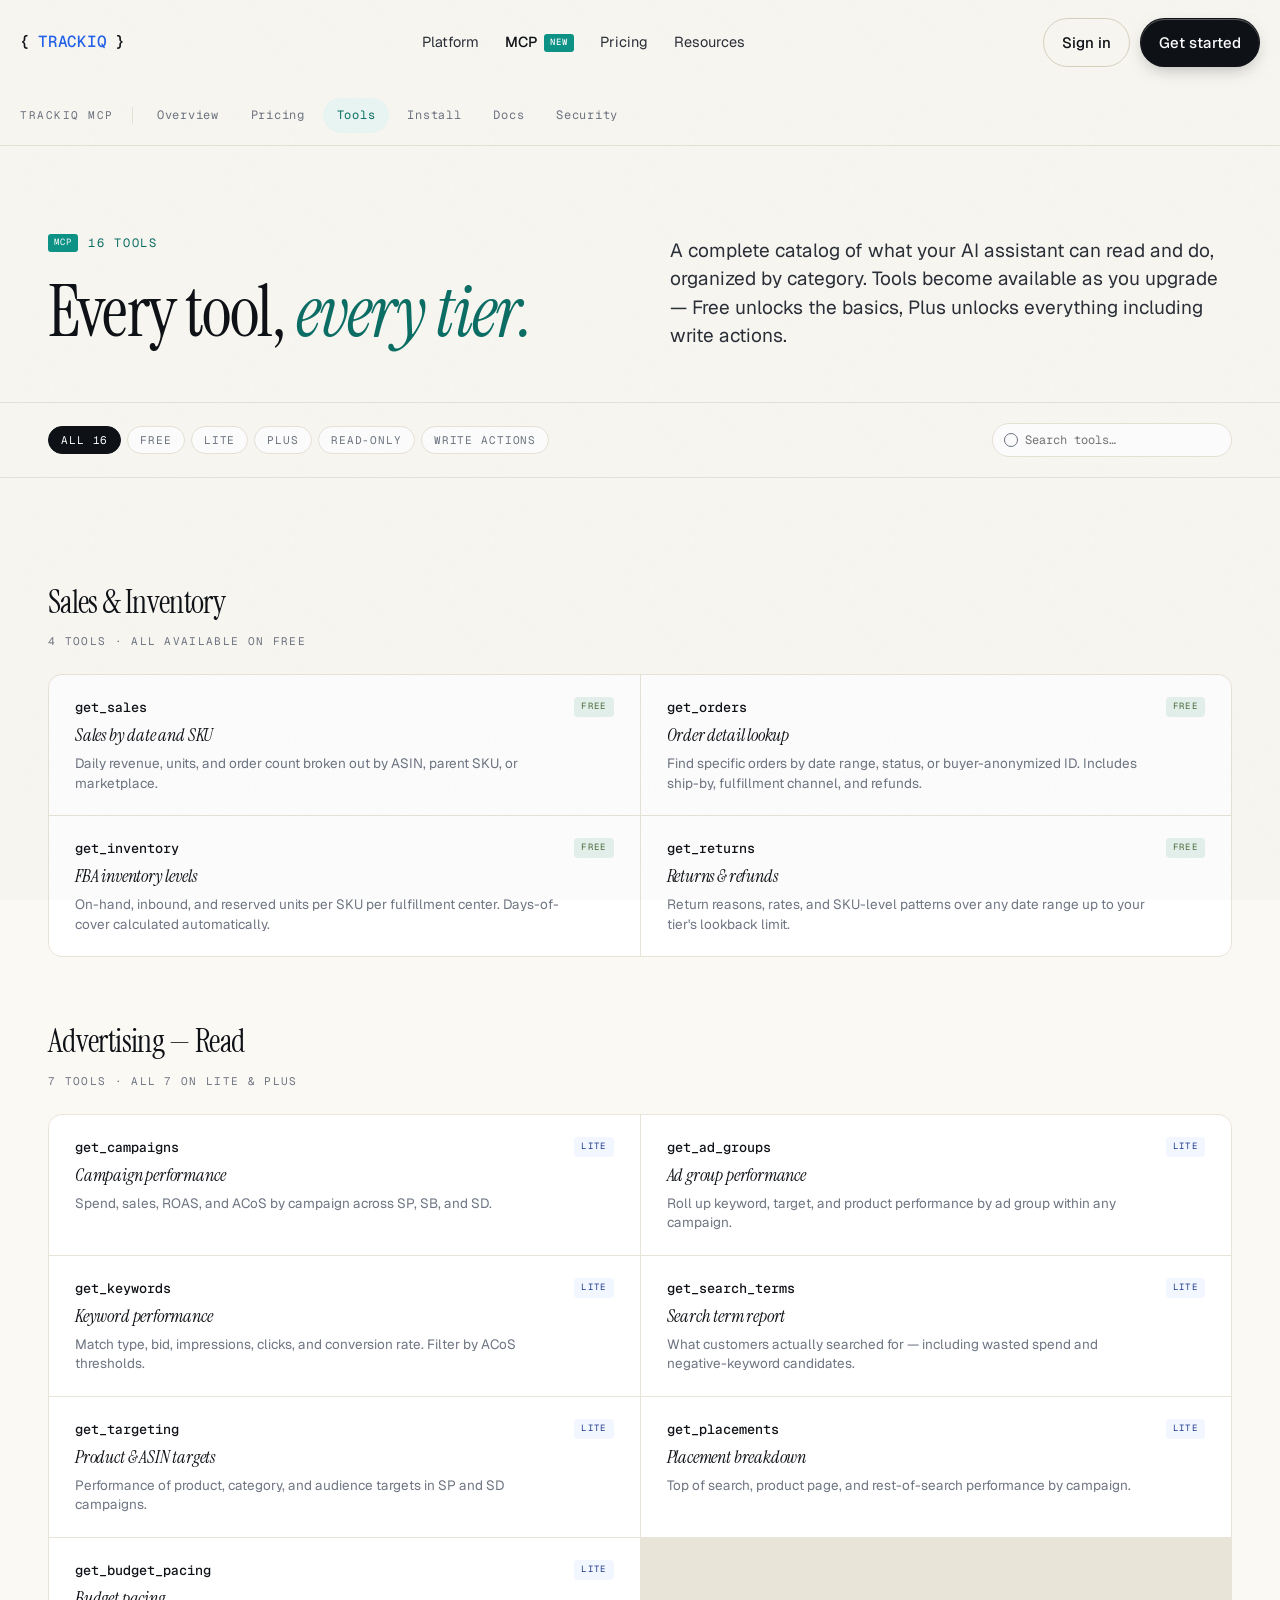
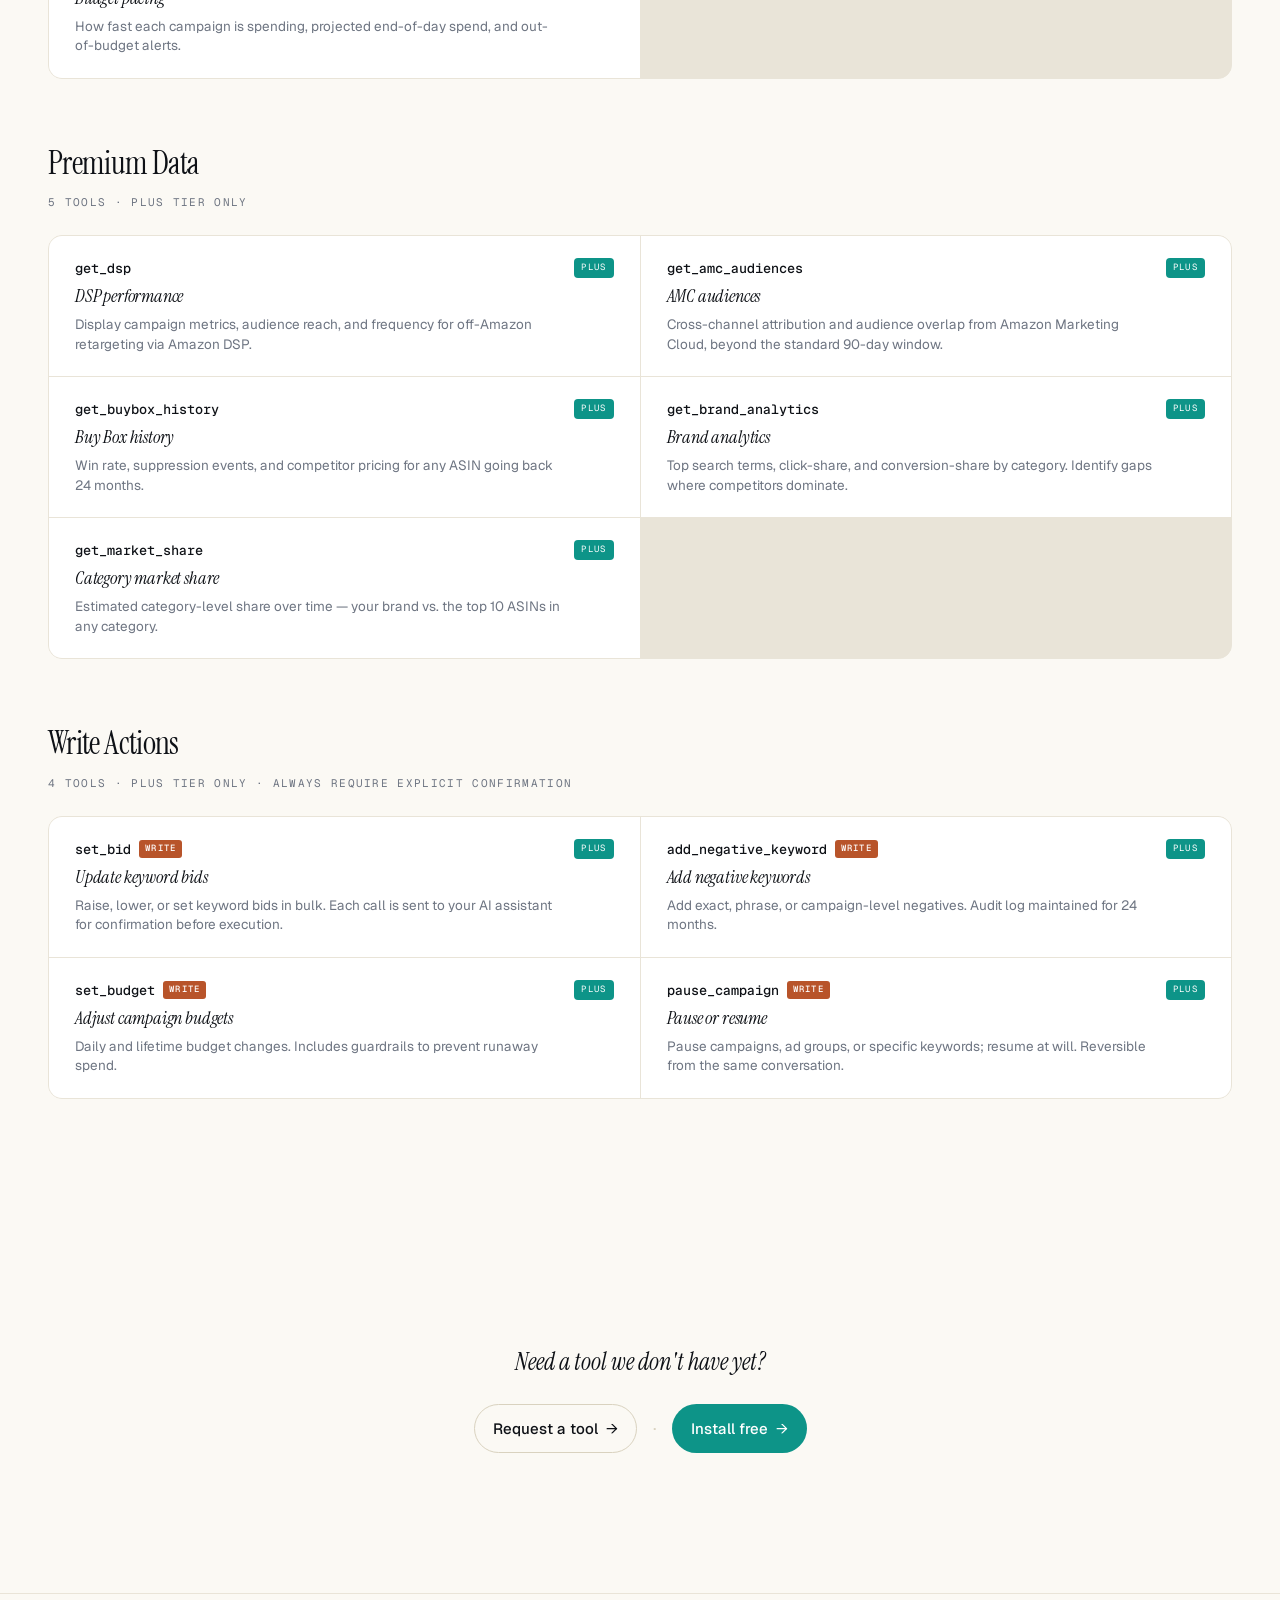
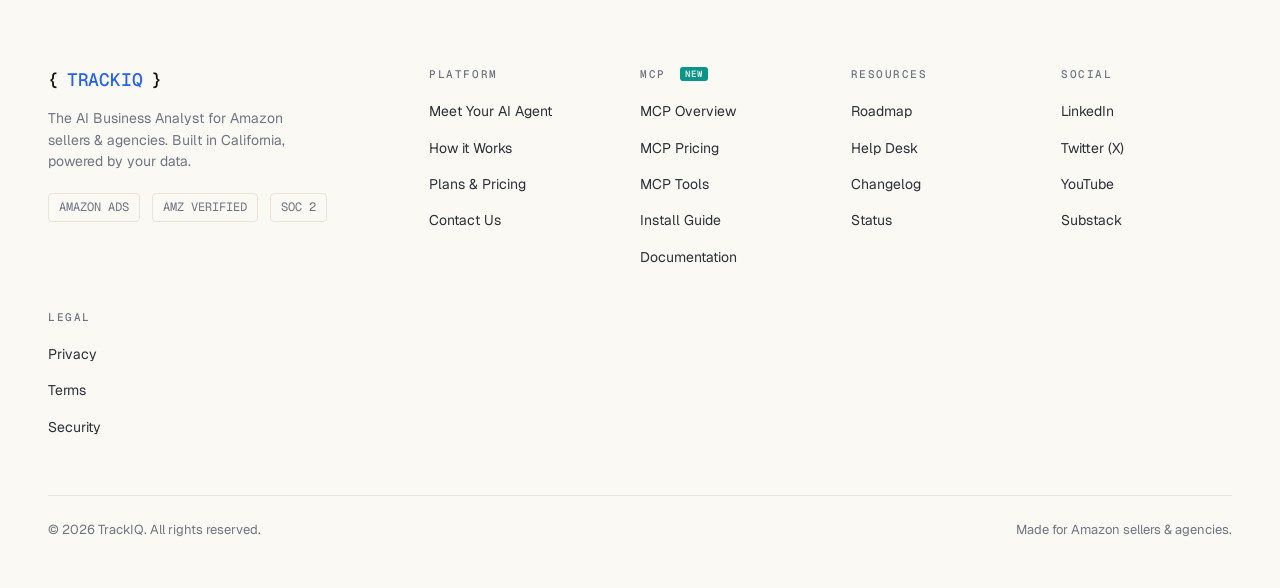
<file: mcp-tools.html>
<!doctype html>
<html lang="en">
<head>
<meta charset="utf-8" />
<meta name="viewport" content="width=device-width,initial-scale=1" />
<title>TrackIQ MCP — Tool catalog</title>
<link rel="preconnect" href="https://fonts.googleapis.com">
<link rel="preconnect" href="https://fonts.gstatic.com" crossorigin>
<link href="https://fonts.googleapis.com/css2?family=Instrument+Serif:ital@0;1&family=Geist:wght@300;400;500;600;700&family=Geist+Mono:wght@400;500&display=swap" rel="stylesheet">
<link rel="stylesheet" href="trackiq.css">

<style>
.page-hero {
  padding: 72px 0 32px;
}
.page-hero h1 {
  font-size: clamp(46px, 5.6vw, 76px);
  margin-bottom: 22px;
  max-width: 16ch;
}
.page-hero h1 em { color: var(--teal-ink); font-style: italic; }
.page-hero-grid {
  display: grid;
  grid-template-columns: 1fr 1fr;
  gap: 60px;
  align-items: end;
}
@media (max-width: 900px) { .page-hero-grid { grid-template-columns: 1fr; gap: 24px; } }

/* Filter pills + search */
.filter-bar {
  display: flex; align-items: center; gap: 24px;
  padding: 20px 0;
  border-top: 1px solid var(--hair);
  border-bottom: 1px solid var(--hair);
  background: var(--bg);
  position: sticky; top: 64px;
  z-index: 10;
  backdrop-filter: blur(8px);
}
.filter-pills {
  display: flex; gap: 6px; align-items: center; flex-wrap: wrap;
}
.filter-pill {
  font-family: var(--font-mono);
  font-size: 11px;
  letter-spacing: .08em;
  color: var(--muted);
  padding: 6px 12px;
  border: 1px solid var(--hair);
  border-radius: 999px;
  background: var(--surface);
  cursor: pointer;
  transition: all .15s;
  text-transform: uppercase;
}
.filter-pill:hover { color: var(--ink); border-color: var(--ink); }
.filter-pill.active {
  background: var(--ink); color: #fff; border-color: var(--ink);
}
.filter-pill[data-filter="free"].active { background: var(--moss); border-color: var(--moss); }
.filter-pill[data-filter="lite"].active { background: var(--accent); border-color: var(--accent); }
.filter-pill[data-filter="plus"].active { background: var(--teal); border-color: var(--teal); }

.filter-search {
  margin-left: auto;
  position: relative;
}
.filter-search input {
  font-family: var(--font-mono);
  font-size: 12px;
  padding: 8px 14px 8px 32px;
  width: 240px;
  border: 1px solid var(--hair);
  border-radius: 999px;
  background: var(--surface);
  color: var(--ink);
  outline: none;
}
.filter-search input:focus { border-color: var(--teal); }
.filter-search::before {
  content: ""; position: absolute; left: 12px; top: 50%;
  width: 12px; height: 12px;
  border: 1.5px solid var(--muted);
  border-radius: 50%;
  transform: translateY(-50%);
}
@media (max-width: 700px) {
  .filter-search { display: none; }
  .filter-bar { gap: 12px; padding: 14px 0; }
}

/* Tool catalog */
.tool-section {
  margin-bottom: 60px;
}
.tool-section h2 {
  font-family: var(--font-serif);
  font-weight: 400;
  font-size: 32px;
  letter-spacing: -0.02em;
  margin-bottom: 6px;
}
.tool-section .section-meta {
  font-family: var(--font-mono);
  font-size: 11px;
  letter-spacing: .12em;
  text-transform: uppercase;
  color: var(--muted);
  margin-bottom: 24px;
}

.tools-grid {
  display: grid;
  grid-template-columns: repeat(2, 1fr);
  gap: 1px;
  background: var(--hair);
  border: 1px solid var(--hair);
  border-radius: var(--radius);
  overflow: hidden;
}
.tool-card {
  background: var(--surface);
  padding: 22px 26px;
  display: grid;
  grid-template-columns: 1fr auto;
  gap: 12px;
  align-items: start;
  transition: background .15s;
}
.tool-card:hover { background: var(--bg-alt); cursor: pointer; }
.tool-card.hidden { display: none; }
.tool-card .name {
  font-family: var(--font-mono);
  font-size: 13.5px;
  color: var(--ink);
  font-weight: 500;
  margin-bottom: 4px;
  display: flex; align-items: center; gap: 8px;
}
.tool-card .name .write-tag {
  font-family: var(--font-mono);
  font-size: 9px; letter-spacing: .14em;
  background: var(--rust); color: #fff;
  padding: 2px 6px; border-radius: 3px;
}
.tool-card .human {
  font-family: var(--font-serif);
  font-style: italic;
  font-size: 18px;
  color: var(--ink);
  margin-bottom: 4px;
  letter-spacing: -0.01em;
}
.tool-card .desc {
  color: var(--muted);
  font-size: 13.5px;
  line-height: 1.45;
}
.tool-tier {
  font-family: var(--font-mono);
  font-size: 9px;
  letter-spacing: .14em;
  padding: 3px 7px;
  border-radius: 4px;
  text-transform: uppercase;
  white-space: nowrap;
  flex: 0 0 auto;
}
.tool-tier.free { background: #E5F2EE; color: var(--moss); }
.tool-tier.lite { background: var(--accent-pale); color: var(--accent-ink); }
.tool-tier.plus { background: var(--teal); color: #fff; }

@media (max-width: 800px) { .tools-grid { grid-template-columns: 1fr; } }

/* Empty state */
.empty {
  padding: 60px;
  text-align: center;
  color: var(--muted);
  font-family: var(--font-serif);
  font-style: italic;
  font-size: 22px;
  display: none;
}
.empty.show { display: block; }
</style>
</head>
<body>

<div class="grain"></div>

<nav class="nav" id="nav">
  <div class="container nav-inner">
    <a href="index.html" class="logo">{ <b>TRACKIQ</b> }</a>
    <div class="nav-links">
      <a href="meet-your-ai-agent.html">Platform</a>
      <a href="mcp.html" class="active">MCP <span class="nav-new-pill">New</span></a>
      <a href="plans-and-pricing.html">Pricing</a>
      <a href="how-it-works.html">Resources</a>
    </div>
    <div class="nav-cta">
      <a href="#" class="btn btn-ghost">Sign in</a>
      <a href="mcp-pricing.html" class="btn btn-primary">Get started</a>
    </div>
  </div>
</nav>

<div class="subnav">
  <div class="container subnav-inner">
    <span class="subnav-mcp-label">TrackIQ MCP</span>
    <a href="mcp.html">Overview</a>
    <a href="mcp-pricing.html">Pricing</a>
    <a href="mcp-tools.html" class="active">Tools</a>
    <a href="mcp-install.html">Install</a>
    <a href="mcp-docs.html">Docs</a>
    <a href="mcp-security.html">Security</a>
  </div>
</div>

<header class="page-hero" data-screen-label="MCP Tools / Hero">
  <div class="container">
    <div class="page-hero-grid">
      <div>
        <div class="eyebrow no-rule" style="color:var(--teal-ink); margin-bottom: 22px;">
          <span style="font-family:var(--font-mono); font-size:9px; letter-spacing:.12em; background:var(--teal); color:#fff; padding:2px 6px; border-radius:3px;">MCP</span>
          16 tools
        </div>
        <h1>Every tool, <em>every tier.</em></h1>
      </div>
      <p class="lede">A complete catalog of what your AI assistant can read and do, organized by category. Tools become available as you upgrade — Free unlocks the basics, Plus unlocks everything including write actions.</p>
    </div>
  </div>
</header>

<div class="filter-bar" id="filterBar">
  <div class="container" style="display: flex; align-items: center; gap: 24px; width: 100%;">
    <div class="filter-pills">
      <button class="filter-pill active" data-filter="all">All 16</button>
      <button class="filter-pill" data-filter="free">Free</button>
      <button class="filter-pill" data-filter="lite">Lite</button>
      <button class="filter-pill" data-filter="plus">Plus</button>
      <button class="filter-pill" data-filter="read">Read-only</button>
      <button class="filter-pill" data-filter="write">Write actions</button>
    </div>
    <div class="filter-search">
      <input type="text" id="toolSearch" placeholder="Search tools…" />
    </div>
  </div>
</div>

<section data-screen-label="MCP Tools / Catalog">
  <div class="container">

    <!-- Sales & Inventory -->
    <div class="tool-section">
      <h2>Sales &amp; Inventory</h2>
      <div class="section-meta">4 tools · all available on Free</div>
      <div class="tools-grid">
        <div class="tool-card" data-tier="free" data-rw="read" data-name="get_sales sales orders revenue">
          <div>
            <div class="name">get_sales</div>
            <div class="human">Sales by date and SKU</div>
            <div class="desc">Daily revenue, units, and order count broken out by ASIN, parent SKU, or marketplace.</div>
          </div>
          <span class="tool-tier free">Free</span>
        </div>
        <div class="tool-card" data-tier="free" data-rw="read" data-name="get_orders shipping fulfillment">
          <div>
            <div class="name">get_orders</div>
            <div class="human">Order detail lookup</div>
            <div class="desc">Find specific orders by date range, status, or buyer-anonymized ID. Includes ship-by, fulfillment channel, and refunds.</div>
          </div>
          <span class="tool-tier free">Free</span>
        </div>
        <div class="tool-card" data-tier="free" data-rw="read" data-name="get_inventory stock fba">
          <div>
            <div class="name">get_inventory</div>
            <div class="human">FBA inventory levels</div>
            <div class="desc">On-hand, inbound, and reserved units per SKU per fulfillment center. Days-of-cover calculated automatically.</div>
          </div>
          <span class="tool-tier free">Free</span>
        </div>
        <div class="tool-card" data-tier="free" data-rw="read" data-name="get_returns refunds">
          <div>
            <div class="name">get_returns</div>
            <div class="human">Returns &amp; refunds</div>
            <div class="desc">Return reasons, rates, and SKU-level patterns over any date range up to your tier's lookback limit.</div>
          </div>
          <span class="tool-tier free">Free</span>
        </div>
      </div>
    </div>

    <!-- Advertising Read -->
    <div class="tool-section">
      <h2>Advertising — Read</h2>
      <div class="section-meta">7 tools · all 7 on Lite &amp; Plus</div>
      <div class="tools-grid">
        <div class="tool-card" data-tier="lite" data-rw="read" data-name="get_campaigns roas spend">
          <div>
            <div class="name">get_campaigns</div>
            <div class="human">Campaign performance</div>
            <div class="desc">Spend, sales, ROAS, and ACoS by campaign across SP, SB, and SD.</div>
          </div>
          <span class="tool-tier lite">Lite</span>
        </div>
        <div class="tool-card" data-tier="lite" data-rw="read" data-name="get_ad_groups">
          <div>
            <div class="name">get_ad_groups</div>
            <div class="human">Ad group performance</div>
            <div class="desc">Roll up keyword, target, and product performance by ad group within any campaign.</div>
          </div>
          <span class="tool-tier lite">Lite</span>
        </div>
        <div class="tool-card" data-tier="lite" data-rw="read" data-name="get_keywords bid">
          <div>
            <div class="name">get_keywords</div>
            <div class="human">Keyword performance</div>
            <div class="desc">Match type, bid, impressions, clicks, and conversion rate. Filter by ACoS thresholds.</div>
          </div>
          <span class="tool-tier lite">Lite</span>
        </div>
        <div class="tool-card" data-tier="lite" data-rw="read" data-name="get_search_terms wasted spend">
          <div>
            <div class="name">get_search_terms</div>
            <div class="human">Search term report</div>
            <div class="desc">What customers actually searched for — including wasted spend and negative-keyword candidates.</div>
          </div>
          <span class="tool-tier lite">Lite</span>
        </div>
        <div class="tool-card" data-tier="lite" data-rw="read" data-name="get_targeting product asin">
          <div>
            <div class="name">get_targeting</div>
            <div class="human">Product &amp; ASIN targets</div>
            <div class="desc">Performance of product, category, and audience targets in SP and SD campaigns.</div>
          </div>
          <span class="tool-tier lite">Lite</span>
        </div>
        <div class="tool-card" data-tier="lite" data-rw="read" data-name="get_placements">
          <div>
            <div class="name">get_placements</div>
            <div class="human">Placement breakdown</div>
            <div class="desc">Top of search, product page, and rest-of-search performance by campaign.</div>
          </div>
          <span class="tool-tier lite">Lite</span>
        </div>
        <div class="tool-card" data-tier="lite" data-rw="read" data-name="get_budget pacing">
          <div>
            <div class="name">get_budget_pacing</div>
            <div class="human">Budget pacing</div>
            <div class="desc">How fast each campaign is spending, projected end-of-day spend, and out-of-budget alerts.</div>
          </div>
          <span class="tool-tier lite">Lite</span>
        </div>
      </div>
    </div>

    <!-- Premium Data -->
    <div class="tool-section">
      <h2>Premium Data</h2>
      <div class="section-meta">5 tools · Plus tier only</div>
      <div class="tools-grid">
        <div class="tool-card" data-tier="plus" data-rw="read" data-name="get_dsp display programmatic">
          <div>
            <div class="name">get_dsp</div>
            <div class="human">DSP performance</div>
            <div class="desc">Display campaign metrics, audience reach, and frequency for off-Amazon retargeting via Amazon DSP.</div>
          </div>
          <span class="tool-tier plus">Plus</span>
        </div>
        <div class="tool-card" data-tier="plus" data-rw="read" data-name="get_amc audiences attribution">
          <div>
            <div class="name">get_amc_audiences</div>
            <div class="human">AMC audiences</div>
            <div class="desc">Cross-channel attribution and audience overlap from Amazon Marketing Cloud, beyond the standard 90-day window.</div>
          </div>
          <span class="tool-tier plus">Plus</span>
        </div>
        <div class="tool-card" data-tier="plus" data-rw="read" data-name="get_buybox history">
          <div>
            <div class="name">get_buybox_history</div>
            <div class="human">Buy Box history</div>
            <div class="desc">Win rate, suppression events, and competitor pricing for any ASIN going back 24 months.</div>
          </div>
          <span class="tool-tier plus">Plus</span>
        </div>
        <div class="tool-card" data-tier="plus" data-rw="read" data-name="get_brand_analytics market share">
          <div>
            <div class="name">get_brand_analytics</div>
            <div class="human">Brand analytics</div>
            <div class="desc">Top search terms, click-share, and conversion-share by category. Identify gaps where competitors dominate.</div>
          </div>
          <span class="tool-tier plus">Plus</span>
        </div>
        <div class="tool-card" data-tier="plus" data-rw="read" data-name="get_market_share category">
          <div>
            <div class="name">get_market_share</div>
            <div class="human">Category market share</div>
            <div class="desc">Estimated category-level share over time — your brand vs. the top 10 ASINs in any category.</div>
          </div>
          <span class="tool-tier plus">Plus</span>
        </div>
      </div>
    </div>

    <!-- Write Actions -->
    <div class="tool-section">
      <h2>Write Actions</h2>
      <div class="section-meta">4 tools · Plus tier only · always require explicit confirmation</div>
      <div class="tools-grid">
        <div class="tool-card" data-tier="plus" data-rw="write" data-name="set_bid keyword bidding">
          <div>
            <div class="name">set_bid <span class="write-tag">WRITE</span></div>
            <div class="human">Update keyword bids</div>
            <div class="desc">Raise, lower, or set keyword bids in bulk. Each call is sent to your AI assistant for confirmation before execution.</div>
          </div>
          <span class="tool-tier plus">Plus</span>
        </div>
        <div class="tool-card" data-tier="plus" data-rw="write" data-name="add_negative keyword">
          <div>
            <div class="name">add_negative_keyword <span class="write-tag">WRITE</span></div>
            <div class="human">Add negative keywords</div>
            <div class="desc">Add exact, phrase, or campaign-level negatives. Audit log maintained for 24 months.</div>
          </div>
          <span class="tool-tier plus">Plus</span>
        </div>
        <div class="tool-card" data-tier="plus" data-rw="write" data-name="set_budget pacing">
          <div>
            <div class="name">set_budget <span class="write-tag">WRITE</span></div>
            <div class="human">Adjust campaign budgets</div>
            <div class="desc">Daily and lifetime budget changes. Includes guardrails to prevent runaway spend.</div>
          </div>
          <span class="tool-tier plus">Plus</span>
        </div>
        <div class="tool-card" data-tier="plus" data-rw="write" data-name="pause_campaign">
          <div>
            <div class="name">pause_campaign <span class="write-tag">WRITE</span></div>
            <div class="human">Pause or resume</div>
            <div class="desc">Pause campaigns, ad groups, or specific keywords; resume at will. Reversible from the same conversation.</div>
          </div>
          <span class="tool-tier plus">Plus</span>
        </div>
      </div>
    </div>

    <div class="empty" id="emptyState">No tools match your filter.</div>

  </div>
</section>

<!-- Final CTA -->
<section style="text-align: center; padding: 60px 0;">
  <div class="container">
    <p style="font-family: var(--font-serif); font-size: 24px; font-style: italic; color: var(--ink); margin-bottom: 24px;">
      Need a tool we don't have yet?
    </p>
    <a href="#" class="btn btn-ghost btn-arrow">Request a tool</a>
    <span style="margin: 0 12px; color: var(--hair-strong);">·</span>
    <a href="mcp-install.html" class="btn btn-teal btn-arrow">Install free</a>
  </div>
</section>

<!-- FOOTER -->
<footer class="site-footer">
  <div class="container">
    <div class="footer-grid">
      <div class="footer-brand">
        <div class="logo">{ <b>TRACKIQ</b> }</div>
        <p>The AI Business Analyst for Amazon sellers &amp; agencies. Built in California, powered by your data.</p>
        <div class="footer-badges"><span>AMAZON ADS</span><span>AMZ VERIFIED</span><span>SOC 2</span></div>
      </div>
      <div class="footer-col"><h5>Platform</h5><ul>
        <li><a href="meet-your-ai-agent.html">Meet Your AI Agent</a></li>
        <li><a href="how-it-works.html">How it Works</a></li>
        <li><a href="plans-and-pricing.html">Plans &amp; Pricing</a></li>
        <li><a href="contact.html">Contact Us</a></li>
      </ul></div>
      <div class="footer-col"><h5>MCP <span style="font-family:var(--font-mono); font-size:9px; letter-spacing:.1em; background:var(--teal); color:#fff; padding:1px 5px; border-radius:3px; margin-left:6px; vertical-align:1px;">NEW</span></h5><ul>
        <li><a href="mcp.html">MCP Overview</a></li>
        <li><a href="mcp-pricing.html">MCP Pricing</a></li>
        <li><a href="mcp-tools.html">MCP Tools</a></li>
        <li><a href="mcp-install.html">Install Guide</a></li>
        <li><a href="mcp-docs.html">Documentation</a></li>
      </ul></div>
      <div class="footer-col"><h5>Resources</h5><ul>
        <li><a href="#">Roadmap</a></li><li><a href="#">Help Desk</a></li><li><a href="#">Changelog</a></li><li><a href="#">Status</a></li>
      </ul></div>
      <div class="footer-col"><h5>Social</h5><ul>
        <li><a href="#">LinkedIn</a></li><li><a href="#">Twitter (X)</a></li><li><a href="#">YouTube</a></li><li><a href="#">Substack</a></li>
      </ul></div>
      <div class="footer-col"><h5>Legal</h5><ul>
        <li><a href="#">Privacy</a></li><li><a href="#">Terms</a></li><li><a href="mcp-security.html">Security</a></li>
      </ul></div>
    </div>
    <div class="footer-bottom">
      <div>© 2026 TrackIQ. All rights reserved.</div>
      <div>Made for Amazon sellers &amp; agencies.</div>
    </div>
  </div>
</footer>

<script>
const pills = document.querySelectorAll('.filter-pill');
const cards = document.querySelectorAll('.tool-card');
const search = document.getElementById('toolSearch');
const empty = document.getElementById('emptyState');
let activeFilter = 'all';

function applyFilter() {
  const q = (search.value || '').trim().toLowerCase();
  let visible = 0;
  cards.forEach(card => {
    const tier = card.dataset.tier;
    const rw = card.dataset.rw;
    const name = card.dataset.name || '';

    let show = true;
    if (activeFilter === 'free') show = (tier === 'free');
    else if (activeFilter === 'lite') show = (tier === 'free' || tier === 'lite');
    else if (activeFilter === 'plus') show = true;
    else if (activeFilter === 'read') show = (rw === 'read');
    else if (activeFilter === 'write') show = (rw === 'write');

    if (show && q) {
      show = name.includes(q) || card.textContent.toLowerCase().includes(q);
    }

    card.classList.toggle('hidden', !show);
    if (show) visible++;
  });

  // Show/hide empty sections
  document.querySelectorAll('.tool-section').forEach(sec => {
    const visibleInSection = sec.querySelectorAll('.tool-card:not(.hidden)').length;
    sec.style.display = visibleInSection ? '' : 'none';
  });

  empty.classList.toggle('show', visible === 0);
}

pills.forEach(pill => {
  pill.addEventListener('click', () => {
    pills.forEach(p => p.classList.remove('active'));
    pill.classList.add('active');
    activeFilter = pill.dataset.filter;
    applyFilter();
  });
});

search.addEventListener('input', applyFilter);
</script>

</body>
</html>
</file>
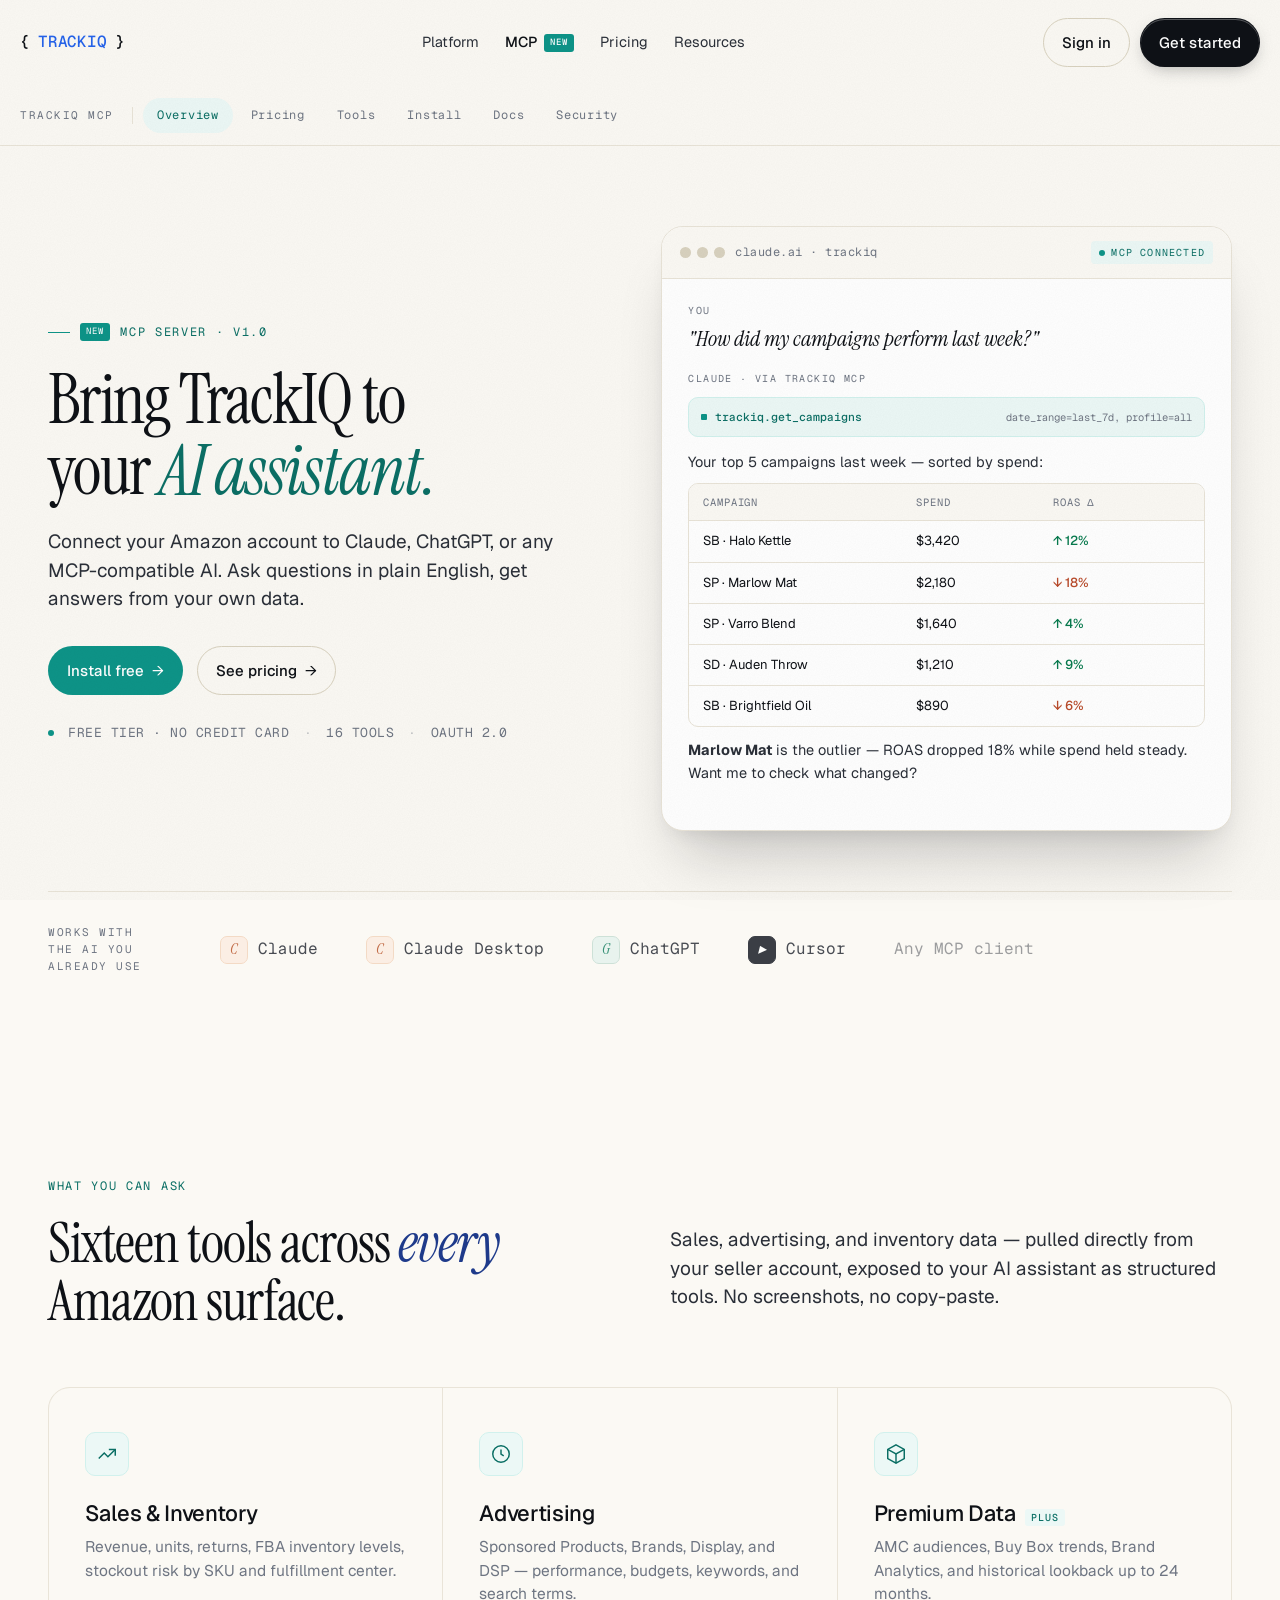
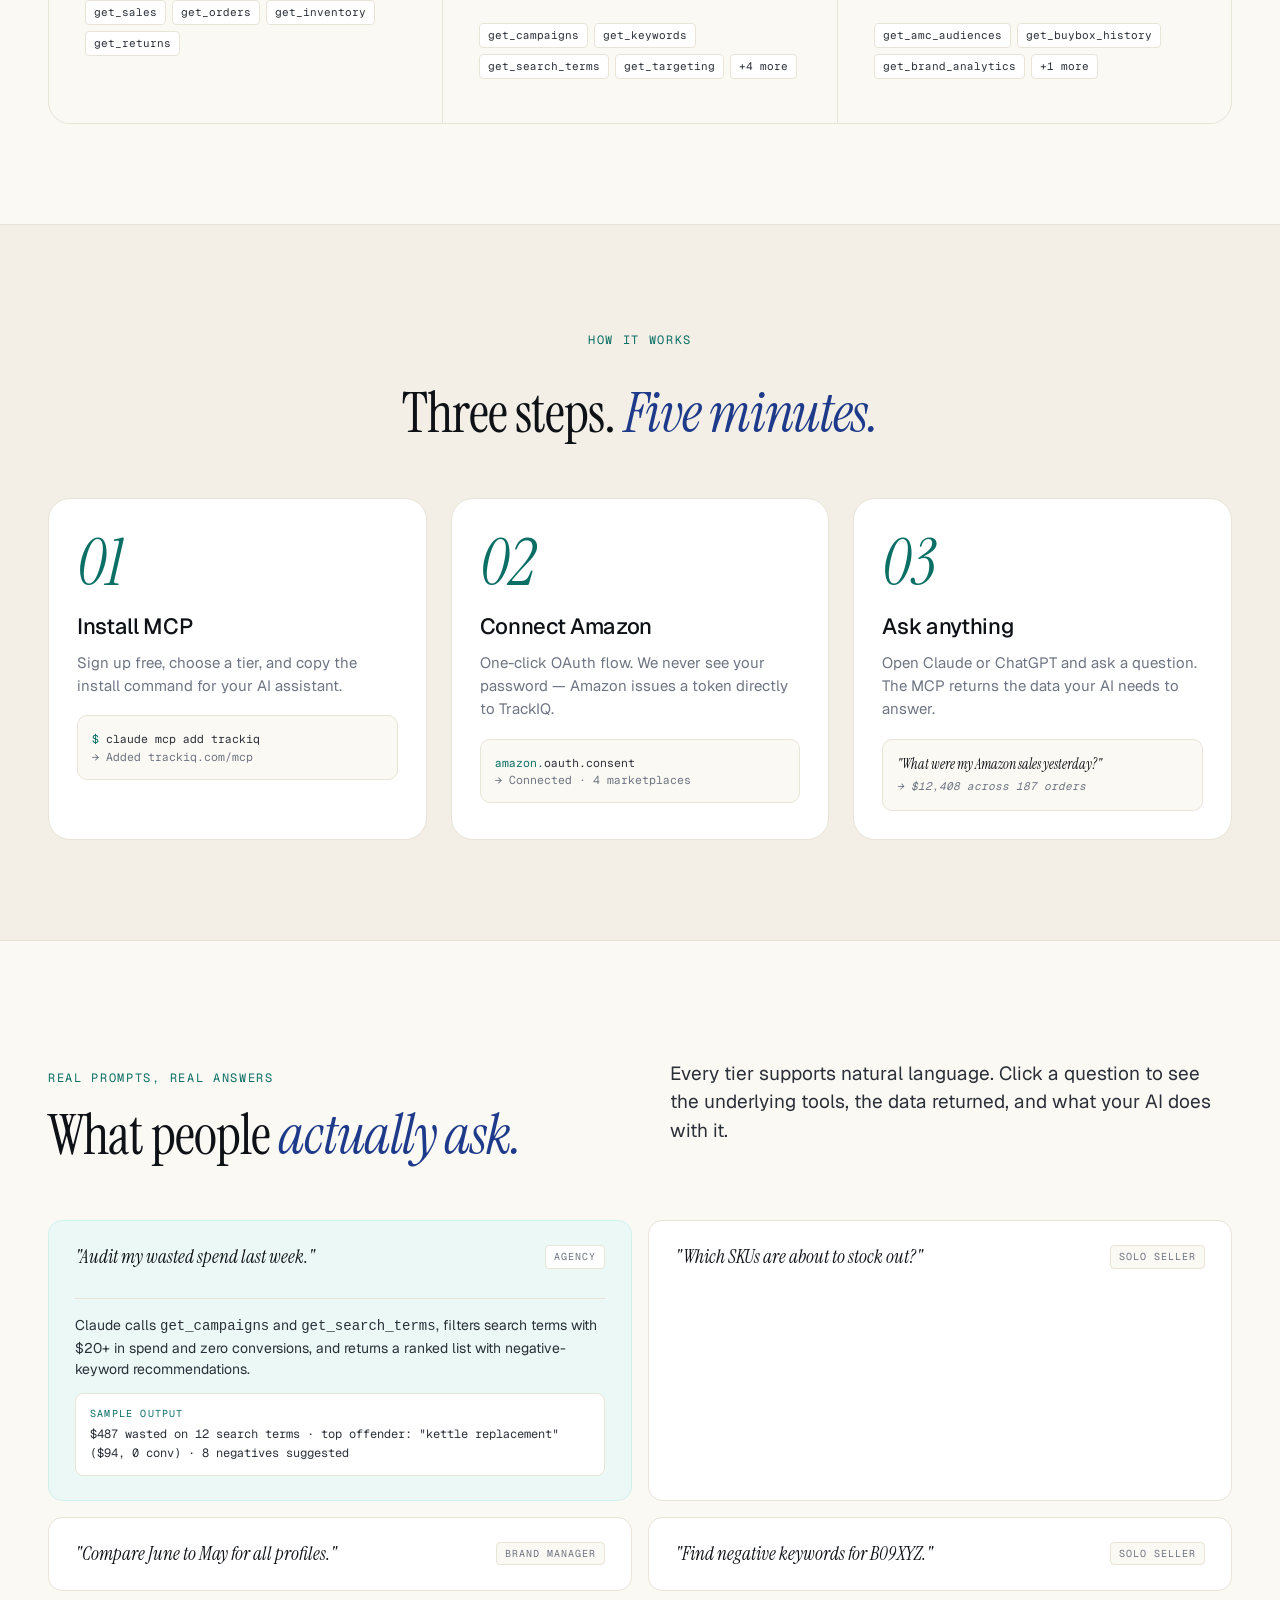
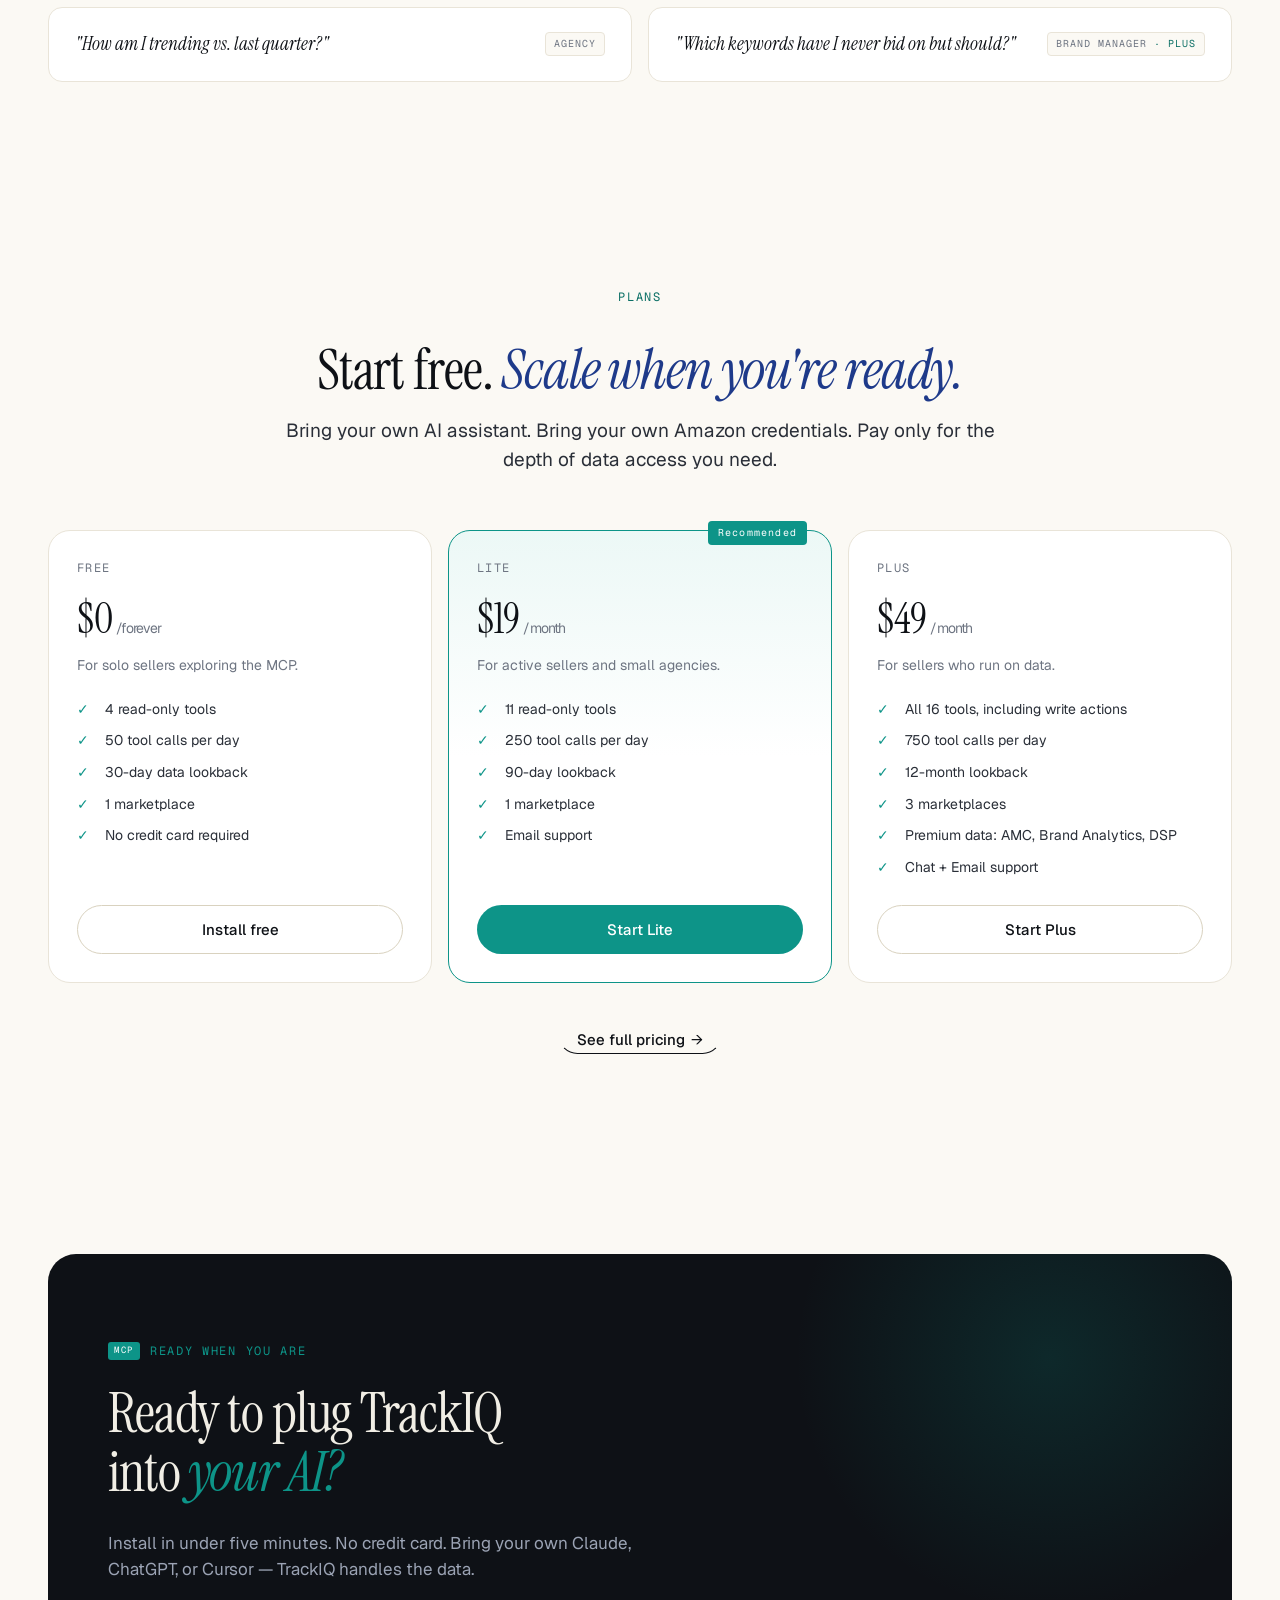
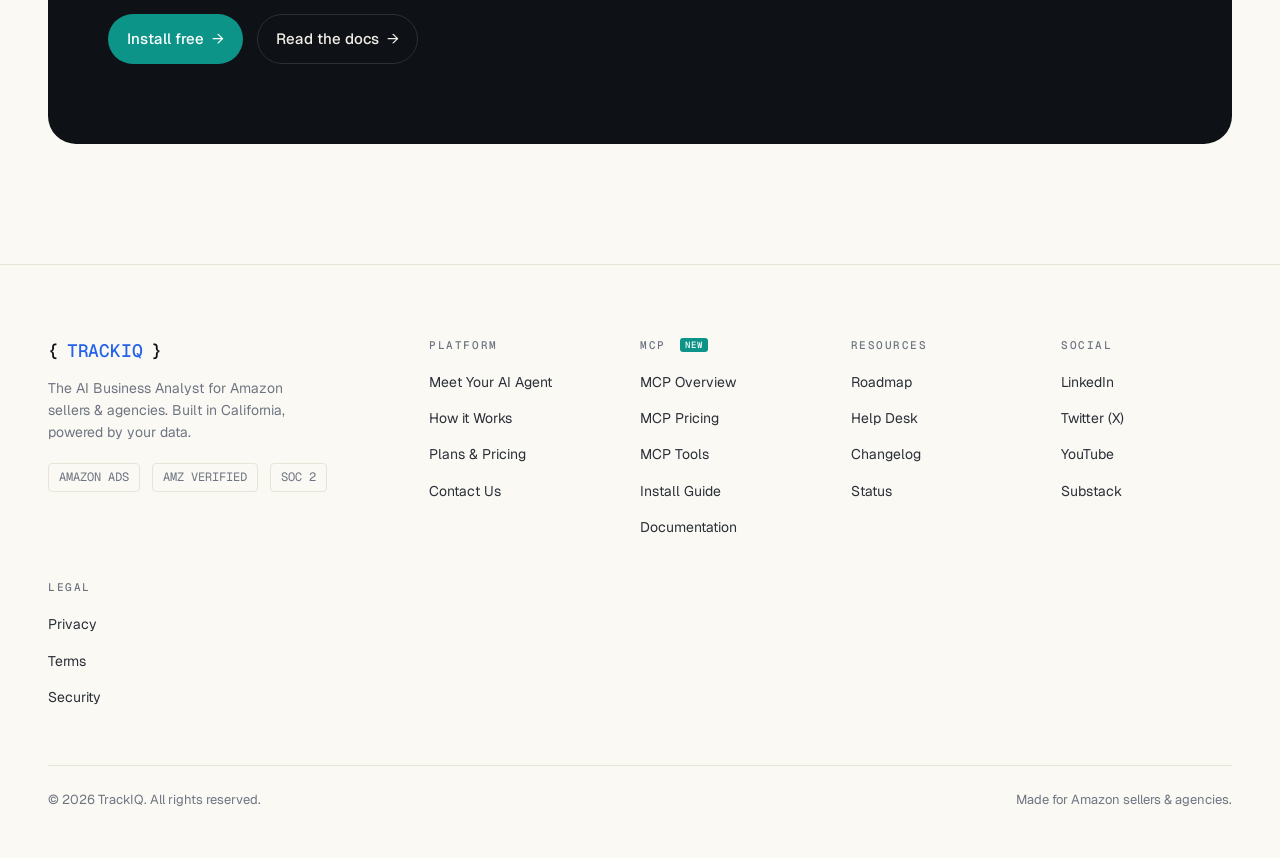
<file: mcp.html>
<!doctype html>
<html lang="en">
<head>
<meta charset="utf-8" />
<meta name="viewport" content="width=device-width,initial-scale=1" />
<title>TrackIQ MCP — Bring TrackIQ to your AI assistant</title>
<link rel="preconnect" href="https://fonts.googleapis.com">
<link rel="preconnect" href="https://fonts.gstatic.com" crossorigin>
<link href="https://fonts.googleapis.com/css2?family=Instrument+Serif:ital@0;1&family=Geist:wght@300;400;500;600;700&family=Geist+Mono:wght@400;500&display=swap" rel="stylesheet">
<link rel="stylesheet" href="trackiq.css">

<style>
/* Page-specific styles for /mcp */
.grain {
  position: fixed; inset: 0; pointer-events: none; z-index: 999;
  opacity: .35; mix-blend-mode: multiply;
  background-image: url("data:image/svg+xml;utf8,<svg xmlns='http://www.w3.org/2000/svg' width='200' height='200'><filter id='n'><feTurbulence type='fractalNoise' baseFrequency='.85' numOctaves='2' stitchTiles='stitch'/><feColorMatrix values='0 0 0 0 0  0 0 0 0 0  0 0 0 0 0  0 0 0 0.08 0'/></filter><rect width='100%' height='100%' filter='url(%23n)'/></svg>");
}

/* Hero */
.mcp-hero {
  padding: 80px 0 40px;
  position: relative;
}
.mcp-hero-grid {
  display: grid;
  grid-template-columns: 1fr 1.05fr;
  gap: 70px;
  align-items: center;
}
.mcp-hero h1 {
  font-size: clamp(44px, 5.4vw, 76px);
  margin-bottom: 22px;
  max-width: 14ch;
}
.mcp-hero h1 em { color: var(--teal-ink); font-style: italic; }
.mcp-hero .lede { margin-bottom: 32px; }
.mcp-hero-cta { display: flex; gap: 14px; align-items: center; flex-wrap: wrap; margin-bottom: 28px; }
.mcp-hero-meta {
  display: flex; gap: 14px; align-items: center;
  color: var(--muted); font-size: 13px;
  font-family: var(--font-mono);
  letter-spacing: .04em;
}
.mcp-hero-meta .dot { width: 6px; height: 6px; border-radius: 50%; background: var(--teal); }

/* Conversation demo card */
.demo-card {
  background: var(--surface);
  border: 1px solid var(--hair);
  border-radius: var(--radius-lg);
  box-shadow: var(--shadow-xl);
  overflow: hidden;
  position: relative;
}
.demo-head {
  display: flex; align-items: center; justify-content: space-between;
  padding: 14px 18px;
  border-bottom: 1px solid var(--hair);
  background: var(--bg);
}
.demo-head .left { display: flex; gap: 10px; align-items: center; }
.demo-head .traffic { display: flex; gap: 6px; }
.demo-head .traffic span {
  width: 11px; height: 11px; border-radius: 50%;
  background: var(--hair-strong);
}
.demo-head .label {
  font-family: var(--font-mono);
  font-size: 12px;
  letter-spacing: .04em;
  color: var(--muted);
}
.demo-head .badge {
  font-family: var(--font-mono);
  font-size: 10px;
  letter-spacing: .12em;
  color: var(--teal-ink);
  background: var(--teal-pale);
  padding: 4px 8px;
  border-radius: 4px;
  display: inline-flex; align-items: center; gap: 6px;
}
.demo-head .badge .dot { width: 6px; height: 6px; border-radius: 50%; background: var(--teal); animation: pulse 2s infinite; }
@keyframes pulse {
  0%, 100% { box-shadow: 0 0 0 0 rgba(13,148,136,.5); }
  50% { box-shadow: 0 0 0 6px rgba(13,148,136,0); }
}

.demo-body { padding: 24px 26px 28px; }
.demo-msg { margin-bottom: 18px; }
.demo-msg-role {
  font-family: var(--font-mono);
  font-size: 10px;
  letter-spacing: .14em;
  color: var(--muted);
  text-transform: uppercase;
  margin-bottom: 6px;
}
.demo-msg-user .demo-text {
  font-family: var(--font-serif);
  font-style: italic;
  font-size: 22px;
  color: var(--ink);
  line-height: 1.3;
}
.demo-msg-claude .demo-text {
  font-size: 14.5px;
  color: var(--ink-2);
  line-height: 1.55;
}
.demo-tool {
  border: 1px solid var(--teal-soft);
  background: var(--teal-pale);
  border-radius: 10px;
  padding: 10px 12px;
  margin: 10px 0 14px;
  font-family: var(--font-mono);
  font-size: 11.5px;
  color: var(--teal-ink);
  display: flex; align-items: center; gap: 8px;
}
.demo-tool::before {
  content: ""; width: 6px; height: 6px; border-radius: 1px; background: var(--teal); flex: 0 0 auto;
}
.demo-tool .tool-name { font-weight: 500; }
.demo-tool .tool-args {
  color: var(--muted);
  margin-left: auto;
  font-size: 10.5px;
}
.demo-data-table {
  border: 1px solid var(--hair);
  border-radius: 10px;
  overflow: hidden;
  margin: 10px 0 6px;
  font-size: 13px;
}
.demo-data-table .row {
  display: grid;
  grid-template-columns: 1.4fr 0.9fr 0.9fr;
  padding: 10px 14px;
  align-items: center;
}
.demo-data-table .row + .row { border-top: 1px solid var(--hair); }
.demo-data-table .row.head {
  background: var(--bg);
  font-family: var(--font-mono);
  font-size: 10.5px;
  letter-spacing: .08em;
  color: var(--muted);
  text-transform: uppercase;
}
.demo-data-table .delta-up { color: #067a4d; font-weight: 500; }
.demo-data-table .delta-down { color: #b94a2a; font-weight: 500; }

/* Compatibility row */
.compat {
  padding: 32px 0 56px;
  border-top: 1px solid var(--hair);
  margin-top: 60px;
}
.compat-inner {
  display: grid;
  grid-template-columns: auto 1fr;
  gap: 60px;
  align-items: center;
}
.compat-label {
  font-family: var(--font-mono);
  font-size: 11px;
  letter-spacing: .14em;
  text-transform: uppercase;
  color: var(--muted);
  max-width: 16ch;
}
.compat-row {
  display: flex; gap: 48px; align-items: center;
  flex-wrap: wrap;
  font-family: var(--font-mono);
  font-size: 16px;
  color: var(--ink-2);
}
.compat-row .item {
  display: inline-flex; align-items: center; gap: 10px;
  opacity: .85;
}
.compat-row .glyph {
  width: 28px; height: 28px;
  border-radius: 7px;
  background: var(--bg-alt);
  border: 1px solid var(--hair);
  display: inline-flex; align-items: center; justify-content: center;
  font-family: var(--font-serif); font-style: italic; font-size: 16px; color: var(--ink);
}
.compat-row .glyph.claude { background: #FCEDE2; border-color: #F2D5BD; color: #B8542A; }
.compat-row .glyph.gpt { background: #E5F2EE; border-color: #C6DDD3; color: #157F60; }
.compat-row .glyph.cursor { background: #1A1E27; color: #fff; border-color: #1A1E27; }

/* Pillars (3-up) */
.pillars-grid {
  display: grid;
  grid-template-columns: repeat(3, 1fr);
  gap: 1px;
  background: var(--hair);
  border: 1px solid var(--hair);
  border-radius: var(--radius-lg);
  overflow: hidden;
}
.pillar {
  background: var(--bg);
  padding: 44px 36px;
}
.pillar .icon {
  width: 44px; height: 44px;
  border-radius: 10px;
  background: var(--teal-pale);
  border: 1px solid var(--teal-soft);
  display: flex; align-items: center; justify-content: center;
  color: var(--teal-ink);
  margin-bottom: 24px;
}
.pillar h3 { margin-bottom: 8px; }
.pillar p { color: var(--muted); font-size: 15.5px; margin: 0 0 18px; line-height: 1.5; }
.pillar .tools-mini {
  display: flex; gap: 6px; flex-wrap: wrap;
  margin-top: 14px;
}
.pillar .tools-mini code {
  font-family: var(--font-mono); font-size: 11px;
  background: var(--surface); border: 1px solid var(--hair);
  padding: 3px 8px; border-radius: 4px;
  color: var(--ink-2);
}
@media (max-width: 1024px) {
  .pillars-grid { grid-template-columns: 1fr; }
}

/* How it works (3-step) */
.how-grid {
  display: grid;
  grid-template-columns: repeat(3, 1fr);
  gap: 24px;
}
.how-step {
  background: var(--surface);
  border: 1px solid var(--hair);
  border-radius: var(--radius-lg);
  padding: 32px 28px 28px;
  position: relative;
}
.how-step .num {
  font-family: var(--font-serif);
  font-style: italic;
  font-size: 64px;
  line-height: 1;
  color: var(--teal-ink);
  margin-bottom: 18px;
}
.how-step h3 { margin-bottom: 10px; }
.how-step p { color: var(--muted); font-size: 15px; margin: 0 0 16px; }
.how-step .preview {
  margin-top: 18px;
  background: var(--bg);
  border: 1px solid var(--hair);
  border-radius: 10px;
  padding: 14px;
  font-family: var(--font-mono);
  font-size: 11.5px;
  color: var(--ink-2);
  line-height: 1.5;
}
.how-step .preview .key { color: var(--teal-ink); }
@media (max-width: 1024px) { .how-grid { grid-template-columns: 1fr; } }

/* Pricing teaser */
.pricing-teaser-grid {
  display: grid;
  grid-template-columns: repeat(3, 1fr);
  gap: 16px;
}
.pt-card {
  background: var(--surface);
  border: 1px solid var(--hair);
  border-radius: var(--radius-lg);
  padding: 28px;
  display: flex; flex-direction: column;
}
.pt-card.recommended {
  border-color: var(--teal);
  background: linear-gradient(180deg, var(--teal-pale) 0%, var(--surface) 50%);
  position: relative;
}
.pt-card.recommended::before {
  content: "Recommended";
  position: absolute;
  top: -10px; right: 24px;
  font-family: var(--font-mono);
  font-size: 10px; letter-spacing: .12em;
  background: var(--teal); color: #fff;
  padding: 4px 10px; border-radius: 4px;
}
.pt-tier {
  font-family: var(--font-mono);
  font-size: 12px;
  letter-spacing: .12em;
  text-transform: uppercase;
  color: var(--muted);
  margin-bottom: 8px;
}
.pt-price {
  font-family: var(--font-serif);
  font-weight: 400;
  font-size: 42px;
  letter-spacing: -0.02em;
  margin-bottom: 4px;
}
.pt-price small { font-size: 14px; color: var(--muted); font-family: var(--font-sans); margin-left: 4px; }
.pt-tagline { color: var(--muted); font-size: 14px; margin-bottom: 22px; }
.pt-features { list-style: none; padding: 0; margin: 0 0 26px; display: flex; flex-direction: column; gap: 10px; }
.pt-features li {
  font-size: 14px;
  color: var(--ink-2);
  display: grid; grid-template-columns: 18px 1fr; gap: 10px; align-items: start;
}
.pt-features li::before {
  content: "✓"; color: var(--teal);
  font-size: 14px; font-weight: 600;
}
.pt-card .btn { margin-top: auto; justify-content: center; }
@media (max-width: 1024px) { .pricing-teaser-grid { grid-template-columns: 1fr; } }

/* Use case prompts */
.usecases-grid {
  display: grid;
  grid-template-columns: repeat(2, 1fr);
  gap: 16px;
}
.uc-card {
  background: var(--surface);
  border: 1px solid var(--hair);
  border-radius: var(--radius);
  padding: 24px 26px;
  cursor: pointer;
  transition: transform .15s, box-shadow .15s;
  display: grid;
  grid-template-columns: 1fr auto;
  gap: 14px;
  align-items: start;
}
.uc-card:hover { transform: translateY(-2px); box-shadow: var(--shadow-md); }
.uc-card.open { background: var(--teal-pale); border-color: var(--teal-soft); }
.uc-q {
  font-family: var(--font-serif);
  font-style: italic;
  font-size: 19px;
  color: var(--ink);
  line-height: 1.3;
}
.uc-tag {
  font-family: var(--font-mono);
  font-size: 10px; letter-spacing: .1em;
  text-transform: uppercase;
  color: var(--muted);
  background: var(--bg);
  border: 1px solid var(--hair);
  padding: 3px 8px;
  border-radius: 4px;
  white-space: nowrap;
}
.uc-card.open .uc-tag { background: #fff; }
.uc-detail {
  grid-column: 1 / -1;
  display: none;
  padding-top: 16px;
  border-top: 1px solid var(--hair);
  margin-top: 14px;
  font-size: 14px; color: var(--ink-2);
  line-height: 1.55;
}
.uc-card.open .uc-detail { display: block; }
.uc-detail .preview {
  margin-top: 12px;
  font-family: var(--font-mono);
  font-size: 12px;
  color: var(--ink-2);
  background: var(--surface);
  border: 1px solid var(--hair);
  border-radius: 8px;
  padding: 12px 14px;
}
.uc-detail .preview .label { color: var(--teal-ink); display: block; margin-bottom: 4px; font-size: 10px; letter-spacing: .12em; text-transform: uppercase; }
@media (max-width: 700px) { .usecases-grid { grid-template-columns: 1fr; } }

/* Footer CTA */
.mcp-cta-big {
  background: #0E1116;
  color: #F1EEE5;
  border-radius: 28px;
  padding: 80px 60px;
  position: relative;
  overflow: hidden;
}
.mcp-cta-big h2 {
  font-family: var(--font-serif);
  font-weight: 400;
  font-size: clamp(36px, 4.4vw, 60px);
  line-height: 1.04;
  letter-spacing: -0.02em;
  color: #F1EEE5;
  max-width: 18ch;
  margin-bottom: 28px;
}
.mcp-cta-big h2 em {
  font-style: italic;
  color: var(--teal);
}
.mcp-cta-big p { color: #9BA3B4; font-size: 17px; max-width: 50ch; margin: 0 0 32px; }
.mcp-cta-big .btn-teal { background: var(--teal); }
.mcp-cta-big .btn-teal:hover { background: #14b3a4; }
.mcp-cta-big .btn-ghost { color: #F1EEE5; border-color: #2a2f3a; }
.mcp-cta-big .btn-ghost:hover { background: #1A1E27; border-color: #F1EEE5; }
.mcp-cta-big::after {
  content: "";
  position: absolute;
  top: -40%; right: -10%;
  width: 600px; height: 600px;
  border-radius: 50%;
  background: radial-gradient(circle, rgba(13,148,136,.18) 0%, transparent 60%);
  pointer-events: none;
}

@media (max-width: 1024px) {
  .mcp-hero-grid { grid-template-columns: 1fr; gap: 40px; }
  .compat-inner { grid-template-columns: 1fr; gap: 24px; }
  .mcp-cta-big { padding: 56px 32px; }
}
</style>
</head>
<body>

<div class="grain"></div>

<!-- NAV -->
<nav class="nav" id="nav">
  <div class="container nav-inner">
    <a href="index.html" class="logo">{ <b>TRACKIQ</b> }</a>
    <div class="nav-links">
      <a href="meet-your-ai-agent.html">Platform</a>
      <a href="mcp.html" class="active">MCP <span class="nav-new-pill">New</span></a>
      <a href="plans-and-pricing.html">Pricing</a>
      <a href="how-it-works.html">Resources</a>
    </div>
    <div class="nav-cta">
      <a href="#" class="btn btn-ghost">Sign in</a>
      <a href="mcp-pricing.html" class="btn btn-primary">Get started</a>
    </div>
  </div>
</nav>

<!-- MCP SUBNAV -->
<div class="subnav">
  <div class="container subnav-inner">
    <span class="subnav-mcp-label">TrackIQ MCP</span>
    <a href="mcp.html" class="active">Overview</a>
    <a href="mcp-pricing.html">Pricing</a>
    <a href="mcp-tools.html">Tools</a>
    <a href="mcp-install.html">Install</a>
    <a href="mcp-docs.html">Docs</a>
    <a href="mcp-security.html">Security</a>
  </div>
</div>

<!-- HERO -->
<header class="mcp-hero" data-screen-label="MCP / Hero">
  <div class="container">
    <div class="mcp-hero-grid">
      <div>
        <div class="eyebrow teal" style="margin-bottom: 24px;">
          <span style="font-family:var(--font-mono); font-size:9px; letter-spacing:.12em; background:var(--teal); color:#fff; padding:2px 6px; border-radius:3px;">NEW</span>
          MCP Server · v1.0
        </div>
        <h1>Bring TrackIQ to your <em>AI assistant.</em></h1>
        <p class="lede">Connect your Amazon account to Claude, ChatGPT, or any MCP-compatible AI. Ask questions in plain English, get answers from your own data.</p>
        <div class="mcp-hero-cta">
          <a href="mcp-install.html" class="btn btn-teal btn-arrow">Install free</a>
          <a href="mcp-pricing.html" class="btn btn-ghost btn-arrow">See pricing</a>
        </div>
        <div class="mcp-hero-meta">
          <span class="dot"></span>
          <span>FREE TIER · NO CREDIT CARD</span>
          <span style="opacity:.4">·</span>
          <span>16 TOOLS</span>
          <span style="opacity:.4">·</span>
          <span>OAUTH 2.0</span>
        </div>
      </div>

      <div>
        <div class="demo-card" id="demoCard">
          <div class="demo-head">
            <div class="left">
              <div class="traffic"><span></span><span></span><span></span></div>
              <div class="label">claude.ai · trackiq</div>
            </div>
            <div class="badge"><span class="dot"></span>MCP CONNECTED</div>
          </div>
          <div class="demo-body" id="demoBody">
            <div class="demo-msg demo-msg-user">
              <div class="demo-msg-role">You</div>
              <div class="demo-text">"How did my campaigns perform last week?"</div>
            </div>
            <div class="demo-msg demo-msg-claude">
              <div class="demo-msg-role">Claude · via TrackIQ MCP</div>
              <div class="demo-tool">
                <span class="tool-name">trackiq.get_campaigns</span>
                <span class="tool-args">date_range=last_7d, profile=all</span>
              </div>
              <div class="demo-text">Your top 5 campaigns last week — sorted by spend:</div>
              <div class="demo-data-table">
                <div class="row head">
                  <span>Campaign</span><span>Spend</span><span>ROAS Δ</span>
                </div>
                <div class="row">
                  <span>SB · Halo Kettle</span><span>$3,420</span><span class="delta-up">↑ 12%</span>
                </div>
                <div class="row">
                  <span>SP · Marlow Mat</span><span>$2,180</span><span class="delta-down">↓ 18%</span>
                </div>
                <div class="row">
                  <span>SP · Varro Blend</span><span>$1,640</span><span class="delta-up">↑ 4%</span>
                </div>
                <div class="row">
                  <span>SD · Auden Throw</span><span>$1,210</span><span class="delta-up">↑ 9%</span>
                </div>
                <div class="row">
                  <span>SB · Brightfield Oil</span><span>$890</span><span class="delta-down">↓ 6%</span>
                </div>
              </div>
              <div class="demo-text" style="margin-top: 12px;">
                <strong>Marlow Mat</strong> is the outlier — ROAS dropped 18% while spend held steady. Want me to check what changed?
              </div>
            </div>
          </div>
        </div>
      </div>
    </div>

    <!-- Compatibility -->
    <div class="compat">
      <div class="compat-inner">
        <div class="compat-label">Works with the AI you already use</div>
        <div class="compat-row">
          <span class="item"><span class="glyph claude">C</span>Claude</span>
          <span class="item"><span class="glyph claude">C</span>Claude Desktop</span>
          <span class="item"><span class="glyph gpt">G</span>ChatGPT</span>
          <span class="item"><span class="glyph cursor">▸</span>Cursor</span>
          <span class="item" style="opacity:.45;">Any MCP client</span>
        </div>
      </div>
    </div>
  </div>
</header>

<!-- WHAT YOU CAN DO (3 PILLARS) -->
<section data-screen-label="MCP / What you can do">
  <div class="container">
    <div class="section-head">
      <div>
        <div class="eyebrow no-rule" style="color:var(--teal-ink)">What you can ask</div>
        <h2 class="display">Sixteen tools across <em>every</em> Amazon surface.</h2>
      </div>
      <p class="lede">Sales, advertising, and inventory data — pulled directly from your seller account, exposed to your AI assistant as structured tools. No screenshots, no copy-paste.</p>
    </div>

    <div class="pillars-grid">
      <div class="pillar">
        <div class="icon">
          <svg width="22" height="22" viewBox="0 0 24 24" fill="none" stroke="currentColor" stroke-width="1.6"><path d="M3 17l6-6 4 4 8-8"/><path d="M14 7h7v7"/></svg>
        </div>
        <h3>Sales &amp; Inventory</h3>
        <p>Revenue, units, returns, FBA inventory levels, stockout risk by SKU and fulfillment center.</p>
        <div class="tools-mini">
          <code>get_sales</code>
          <code>get_orders</code>
          <code>get_inventory</code>
          <code>get_returns</code>
        </div>
      </div>
      <div class="pillar">
        <div class="icon">
          <svg width="22" height="22" viewBox="0 0 24 24" fill="none" stroke="currentColor" stroke-width="1.6"><circle cx="12" cy="12" r="9"/><path d="M12 7v5l3 2"/></svg>
        </div>
        <h3>Advertising</h3>
        <p>Sponsored Products, Brands, Display, and DSP — performance, budgets, keywords, and search terms.</p>
        <div class="tools-mini">
          <code>get_campaigns</code>
          <code>get_keywords</code>
          <code>get_search_terms</code>
          <code>get_targeting</code>
          <code>+4 more</code>
        </div>
      </div>
      <div class="pillar">
        <div class="icon">
          <svg width="22" height="22" viewBox="0 0 24 24" fill="none" stroke="currentColor" stroke-width="1.6"><path d="M12 2l9 5v10l-9 5-9-5V7z"/><path d="M3 7l9 5 9-5"/><path d="M12 12v10"/></svg>
        </div>
        <h3>Premium Data <span style="font-family:var(--font-mono); font-size:10px; letter-spacing:.1em; color:var(--teal-ink); background:var(--teal-pale); padding:2px 6px; border-radius:3px; margin-left:4px;">PLUS</span></h3>
        <p>AMC audiences, Buy Box trends, Brand Analytics, and historical lookback up to 24 months.</p>
        <div class="tools-mini">
          <code>get_amc_audiences</code>
          <code>get_buybox_history</code>
          <code>get_brand_analytics</code>
          <code>+1 more</code>
        </div>
      </div>
    </div>
  </div>
</section>

<!-- HOW IT WORKS -->
<section style="background: var(--bg-alt); border-top: 1px solid var(--hair); border-bottom: 1px solid var(--hair);" data-screen-label="MCP / How it works">
  <div class="container">
    <div class="section-head-single">
      <div class="eyebrow no-rule" style="color:var(--teal-ink)">How it works</div>
      <h2 class="display" style="margin-top:14px">Three steps. <em>Five minutes.</em></h2>
    </div>

    <div class="how-grid">
      <article class="how-step">
        <div class="num">01</div>
        <h3>Install MCP</h3>
        <p>Sign up free, choose a tier, and copy the install command for your AI assistant.</p>
        <div class="preview">
          <span class="key">$ </span>claude mcp add trackiq<br>
          <span style="color:var(--muted)">→ Added trackiq.com/mcp</span>
        </div>
      </article>
      <article class="how-step">
        <div class="num">02</div>
        <h3>Connect Amazon</h3>
        <p>One-click OAuth flow. We never see your password — Amazon issues a token directly to TrackIQ.</p>
        <div class="preview">
          <span class="key">amazon.</span>oauth.consent<br>
          <span style="color:var(--muted)">→ Connected · 4 marketplaces</span>
        </div>
      </article>
      <article class="how-step">
        <div class="num">03</div>
        <h3>Ask anything</h3>
        <p>Open Claude or ChatGPT and ask a question. The MCP returns the data your AI needs to answer.</p>
        <div class="preview" style="font-family:var(--font-serif); font-style:italic; font-size:14px; color:var(--ink);">
          "What were my Amazon sales yesterday?"<br>
          <span style="color:var(--muted); font-family:var(--font-mono); font-size:11px;">→ $12,408 across 187 orders</span>
        </div>
      </article>
    </div>
  </div>
</section>

<!-- USE CASES -->
<section data-screen-label="MCP / Use cases">
  <div class="container">
    <div class="section-head">
      <div>
        <div class="eyebrow no-rule" style="color:var(--teal-ink)">Real prompts, real answers</div>
        <h2 class="display">What people <em>actually ask.</em></h2>
      </div>
      <p class="lede">Every tier supports natural language. Click a question to see the underlying tools, the data returned, and what your AI does with it.</p>
    </div>

    <div class="usecases-grid" id="useCases">
      <div class="uc-card">
        <div class="uc-q">"Audit my wasted spend last week."</div>
        <div class="uc-tag">Agency</div>
        <div class="uc-detail">
          Claude calls <code>get_campaigns</code> and <code>get_search_terms</code>, filters search terms with $20+ in spend and zero conversions, and returns a ranked list with negative-keyword recommendations.
          <div class="preview">
            <span class="label">Sample output</span>
            $487 wasted on 12 search terms · top offender: "kettle replacement" ($94, 0 conv) · 8 negatives suggested
          </div>
        </div>
      </div>
      <div class="uc-card">
        <div class="uc-q">"Which SKUs are about to stock out?"</div>
        <div class="uc-tag">Solo seller</div>
        <div class="uc-detail">
          <code>get_inventory</code> returns days-of-cover by SKU and FC. Claude flags anything under 14 days and groups by reorder priority.
          <div class="preview">
            <span class="label">Sample output</span>
            3 SKUs critical: B09XYZ (6 days), B08AAA (12 days), B05DDD (13 days) · suggested PO sizes attached
          </div>
        </div>
      </div>
      <div class="uc-card">
        <div class="uc-q">"Compare June to May for all profiles."</div>
        <div class="uc-tag">Brand manager</div>
        <div class="uc-detail">
          <code>get_sales</code> and <code>get_campaigns</code> with two date ranges. Claude builds a side-by-side delta and highlights statistically significant moves.
          <div class="preview">
            <span class="label">Sample output</span>
            Revenue +14% MoM · ad spend +6% · ROAS +7% · 2 profiles dragging average down
          </div>
        </div>
      </div>
      <div class="uc-card">
        <div class="uc-q">"Find negative keywords for B09XYZ."</div>
        <div class="uc-tag">Solo seller</div>
        <div class="uc-detail">
          <code>get_search_terms</code> filtered to one ASIN; Claude scores each by ACoS contribution and proposes 10–20 negatives ranked by impact.
          <div class="preview">
            <span class="label">Sample output</span>
            18 candidates · top 5 negatives would save ~$220/wk at current pace
          </div>
        </div>
      </div>
      <div class="uc-card">
        <div class="uc-q">"How am I trending vs. last quarter?"</div>
        <div class="uc-tag">Agency</div>
        <div class="uc-detail">
          <code>get_sales</code> with rolling 90-day windows. Claude computes WoW and MoM rate-of-change and surfaces inflection points.
          <div class="preview">
            <span class="label">Sample output</span>
            Q2 revenue +22% vs Q1 · acceleration in week 8 · driven by Halo Kettle Prime promo
          </div>
        </div>
      </div>
      <div class="uc-card">
        <div class="uc-q">"Which keywords have I never bid on but should?"</div>
        <div class="uc-tag">Brand manager <span style="color:var(--teal-ink);">· PLUS</span></div>
        <div class="uc-detail">
          <code>get_brand_analytics</code> + <code>get_keywords</code>. Claude identifies high-volume search terms with low-share and no active campaign coverage.
          <div class="preview">
            <span class="label">Sample output</span>
            7 keywords with 5K+ monthly searches and {"<"}10% impression share · ready to draft a campaign
          </div>
        </div>
      </div>
    </div>
  </div>
</section>

<!-- PRICING TEASER -->
<section data-screen-label="MCP / Pricing teaser">
  <div class="container">
    <div class="section-head-single">
      <div class="eyebrow no-rule" style="color:var(--teal-ink)">Plans</div>
      <h2 class="display" style="margin-top:14px">Start free. <em>Scale when you're ready.</em></h2>
      <p class="lede" style="margin: 18px auto 0;">Bring your own AI assistant. Bring your own Amazon credentials. Pay only for the depth of data access you need.</p>
    </div>

    <div class="pricing-teaser-grid">
      <div class="pt-card">
        <div class="pt-tier">Free</div>
        <div class="pt-price">$0<small>/forever</small></div>
        <div class="pt-tagline">For solo sellers exploring the MCP.</div>
        <ul class="pt-features">
          <li>4 read-only tools</li>
          <li>50 tool calls per day</li>
          <li>30-day data lookback</li>
          <li>1 marketplace</li>
          <li>No credit card required</li>
        </ul>
        <a href="mcp-install.html" class="btn btn-ghost">Install free</a>
      </div>

      <div class="pt-card recommended">
        <div class="pt-tier">Lite</div>
        <div class="pt-price">$19<small>/month</small></div>
        <div class="pt-tagline">For active sellers and small agencies.</div>
        <ul class="pt-features">
          <li>11 read-only tools</li>
          <li>250 tool calls per day</li>
          <li>90-day lookback</li>
          <li>1 marketplace</li>
          <li>Email support</li>
        </ul>
        <a href="mcp-pricing.html" class="btn btn-teal">Start Lite</a>
      </div>

      <div class="pt-card">
        <div class="pt-tier">Plus</div>
        <div class="pt-price">$49<small>/month</small></div>
        <div class="pt-tagline">For sellers who run on data.</div>
        <ul class="pt-features">
          <li>All 16 tools, including write actions</li>
          <li>750 tool calls per day</li>
          <li>12-month lookback</li>
          <li>3 marketplaces</li>
          <li>Premium data: AMC, Brand Analytics, DSP</li>
          <li>Chat + Email support</li>
        </ul>
        <a href="mcp-pricing.html" class="btn btn-ghost">Start Plus</a>
      </div>
    </div>

    <div style="text-align:center; margin-top: 32px;">
      <a href="mcp-pricing.html" class="btn btn-link btn-arrow">See full pricing</a>
    </div>
  </div>
</section>

<!-- FOOTER CTA -->
<section style="padding-bottom: 40px;">
  <div class="container">
    <div class="mcp-cta-big">
      <div style="position: relative; z-index: 2; max-width: 720px;">
        <div class="eyebrow no-rule" style="color: var(--teal); margin-bottom: 24px;">
          <span style="background:var(--teal); color:#fff; padding:2px 6px; border-radius:3px; font-size:9px;">MCP</span>
          Ready when you are
        </div>
        <h2>Ready to plug TrackIQ into <em>your AI?</em></h2>
        <p>Install in under five minutes. No credit card. Bring your own Claude, ChatGPT, or Cursor — TrackIQ handles the data.</p>
        <div style="display:flex; gap:14px; flex-wrap:wrap;">
          <a href="mcp-install.html" class="btn btn-teal btn-arrow">Install free</a>
          <a href="mcp-docs.html" class="btn btn-ghost btn-arrow">Read the docs</a>
        </div>
      </div>
    </div>
  </div>
</section>

<!-- FOOTER -->
<footer class="site-footer">
  <div class="container">
    <div class="footer-grid">
      <div class="footer-brand">
        <div class="logo">{ <b>TRACKIQ</b> }</div>
        <p>The AI Business Analyst for Amazon sellers &amp; agencies. Built in California, powered by your data.</p>
        <div class="footer-badges">
          <span>AMAZON ADS</span>
          <span>AMZ VERIFIED</span>
          <span>SOC 2</span>
        </div>
      </div>
      <div class="footer-col">
        <h5>Platform</h5>
        <ul>
          <li><a href="meet-your-ai-agent.html">Meet Your AI Agent</a></li>
          <li><a href="how-it-works.html">How it Works</a></li>
          <li><a href="plans-and-pricing.html">Plans &amp; Pricing</a></li>
          <li><a href="contact.html">Contact Us</a></li>
        </ul>
      </div>
      <div class="footer-col">
        <h5>MCP <span style="font-family:var(--font-mono); font-size:9px; letter-spacing:.1em; background:var(--teal); color:#fff; padding:1px 5px; border-radius:3px; margin-left:6px; vertical-align:1px;">NEW</span></h5>
        <ul>
          <li><a href="mcp.html">MCP Overview</a></li>
          <li><a href="mcp-pricing.html">MCP Pricing</a></li>
          <li><a href="mcp-tools.html">MCP Tools</a></li>
          <li><a href="mcp-install.html">Install Guide</a></li>
          <li><a href="mcp-docs.html">Documentation</a></li>
        </ul>
      </div>
      <div class="footer-col">
        <h5>Resources</h5>
        <ul>
          <li><a href="#">Roadmap</a></li>
          <li><a href="#">Help Desk</a></li>
          <li><a href="#">Changelog</a></li>
          <li><a href="#">Status</a></li>
        </ul>
      </div>
      <div class="footer-col">
        <h5>Social</h5>
        <ul>
          <li><a href="#">LinkedIn</a></li>
          <li><a href="#">Twitter (X)</a></li>
          <li><a href="#">YouTube</a></li>
          <li><a href="#">Substack</a></li>
        </ul>
      </div>
      <div class="footer-col">
        <h5>Legal</h5>
        <ul>
          <li><a href="#">Privacy</a></li>
          <li><a href="#">Terms</a></li>
          <li><a href="mcp-security.html">Security</a></li>
        </ul>
      </div>
    </div>
    <div class="footer-bottom">
      <div>© 2026 TrackIQ. All rights reserved.</div>
      <div>Made for Amazon sellers &amp; agencies.</div>
    </div>
  </div>
</footer>

<script>
  // Use cases: click to expand
  document.querySelectorAll('.uc-card').forEach(card => {
    card.addEventListener('click', () => {
      card.classList.toggle('open');
    });
  });

  // Open the first one by default for visual interest
  const first = document.querySelector('.uc-card');
  if (first) first.classList.add('open');

  // Sticky nav border on scroll
  const nav = document.getElementById('nav');
  window.addEventListener('scroll', () => {
    nav.classList.toggle('scrolled', window.scrollY > 8);
  });
</script>

</body>
</html>
</file>
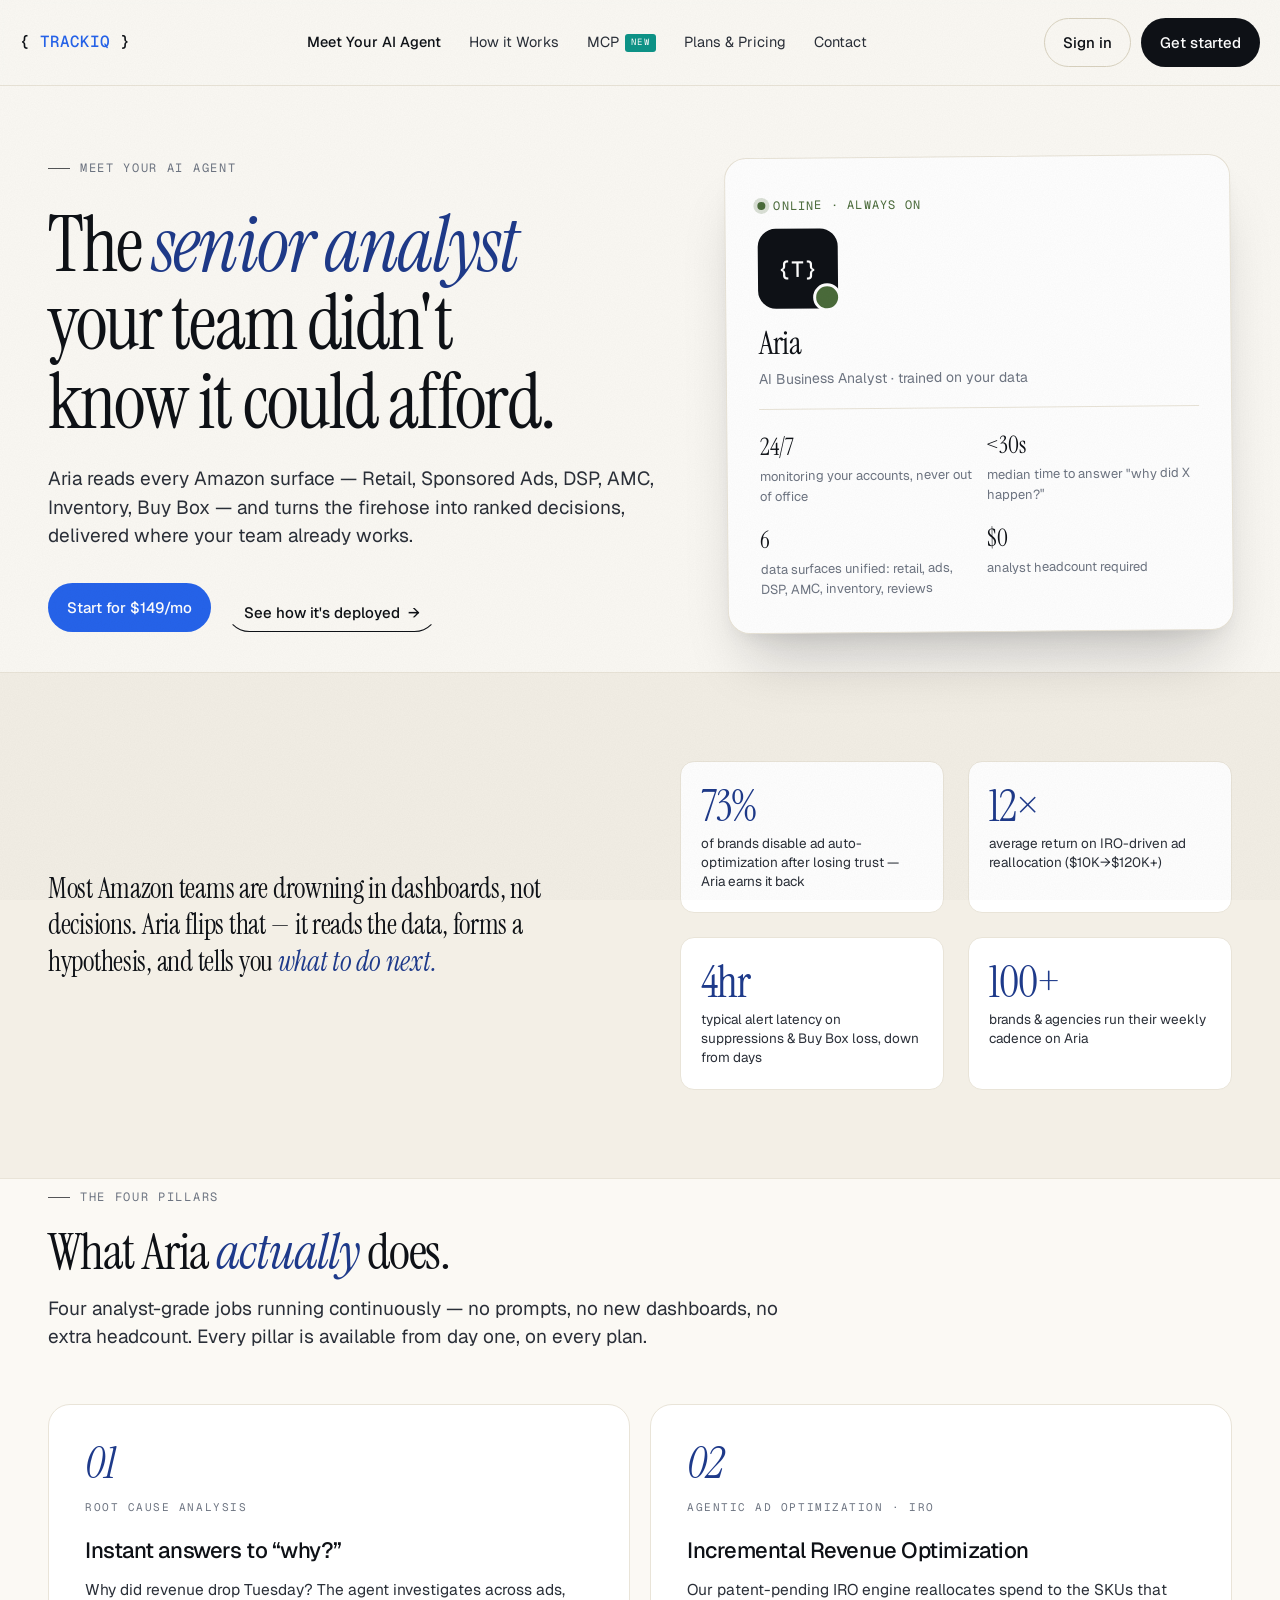
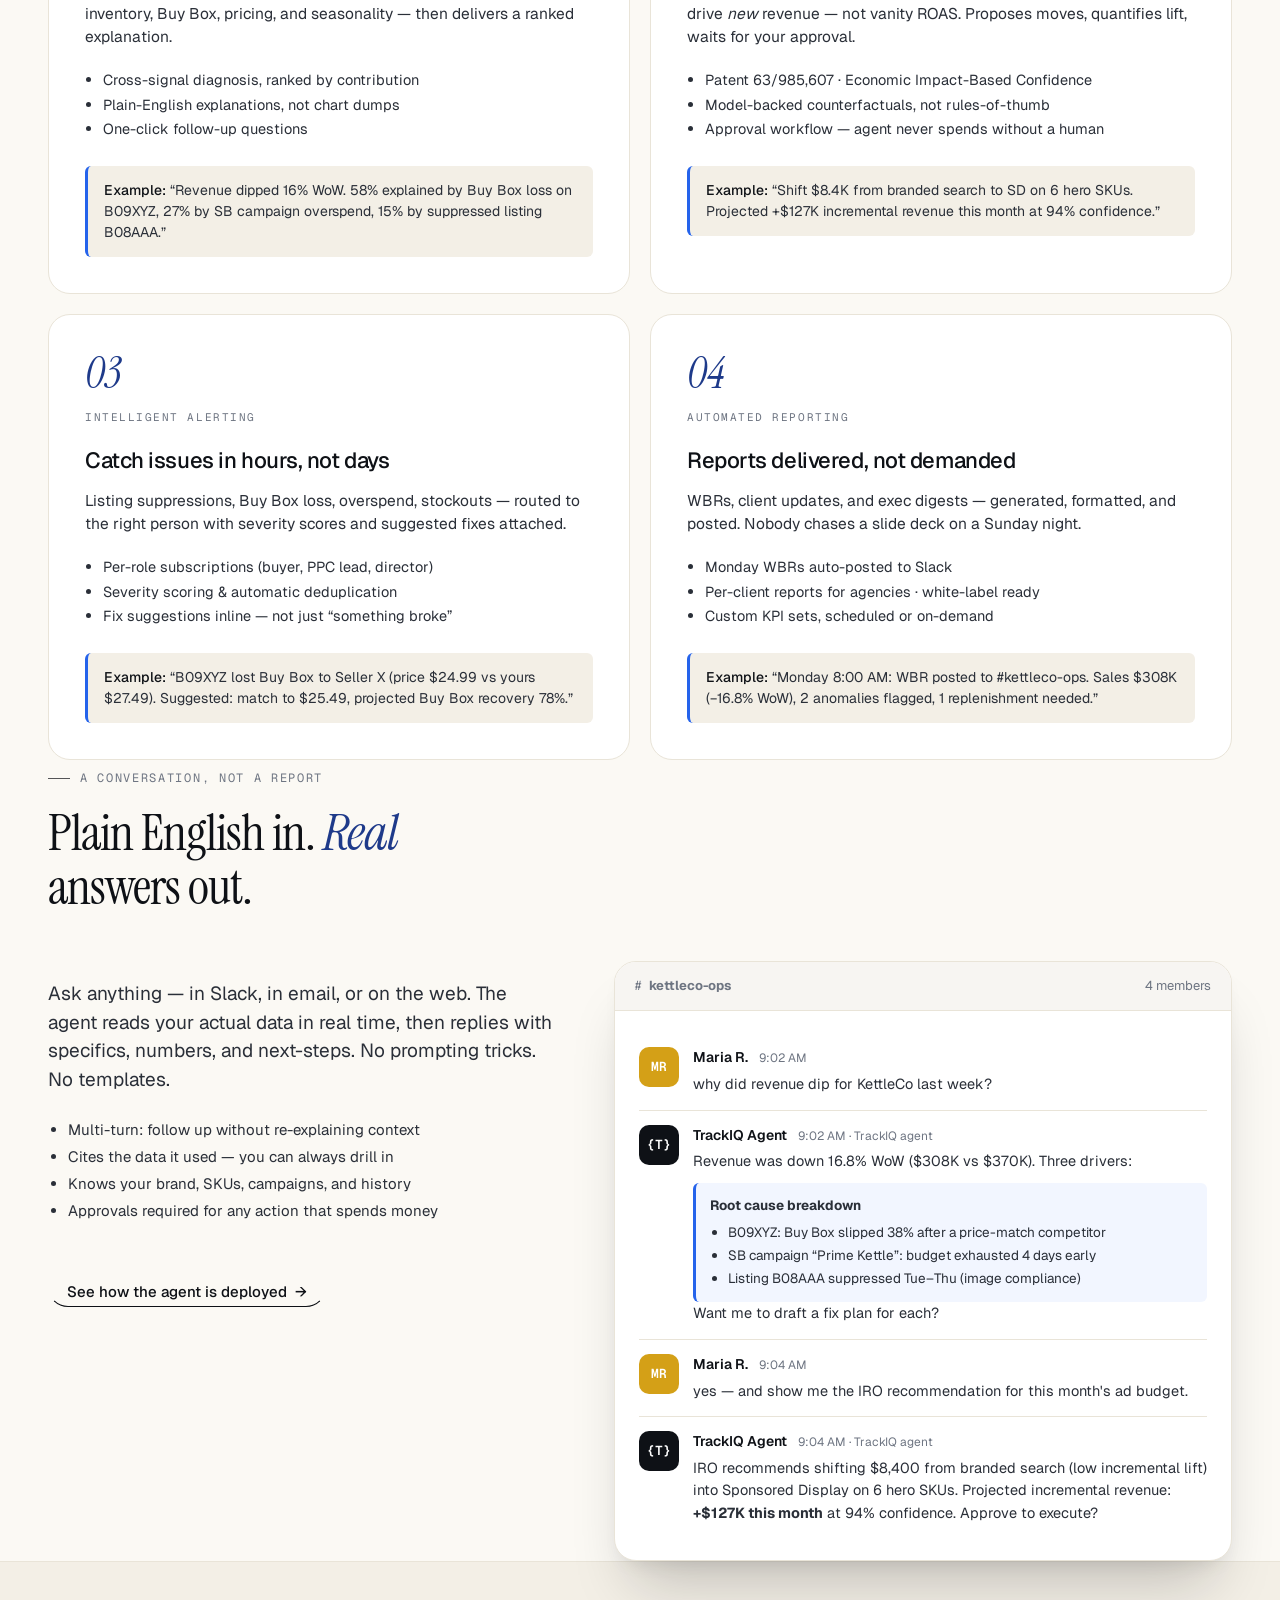
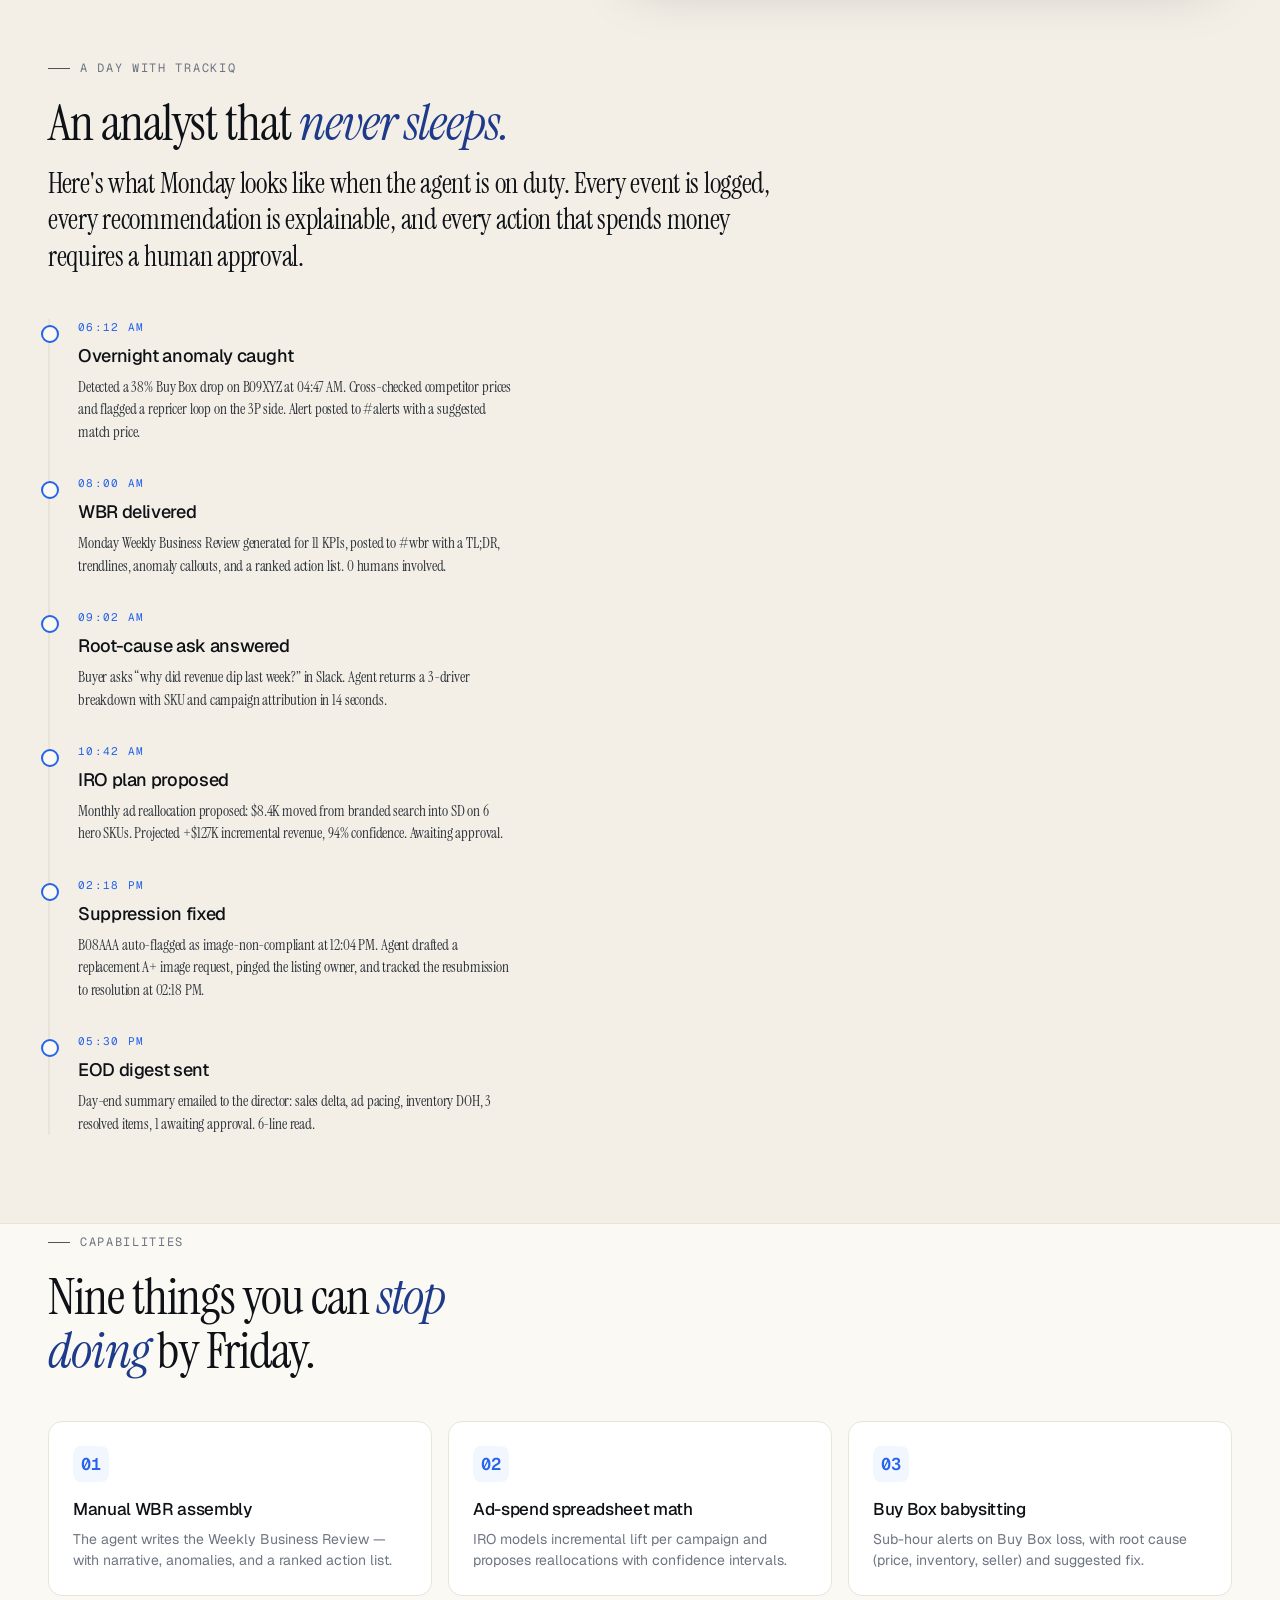
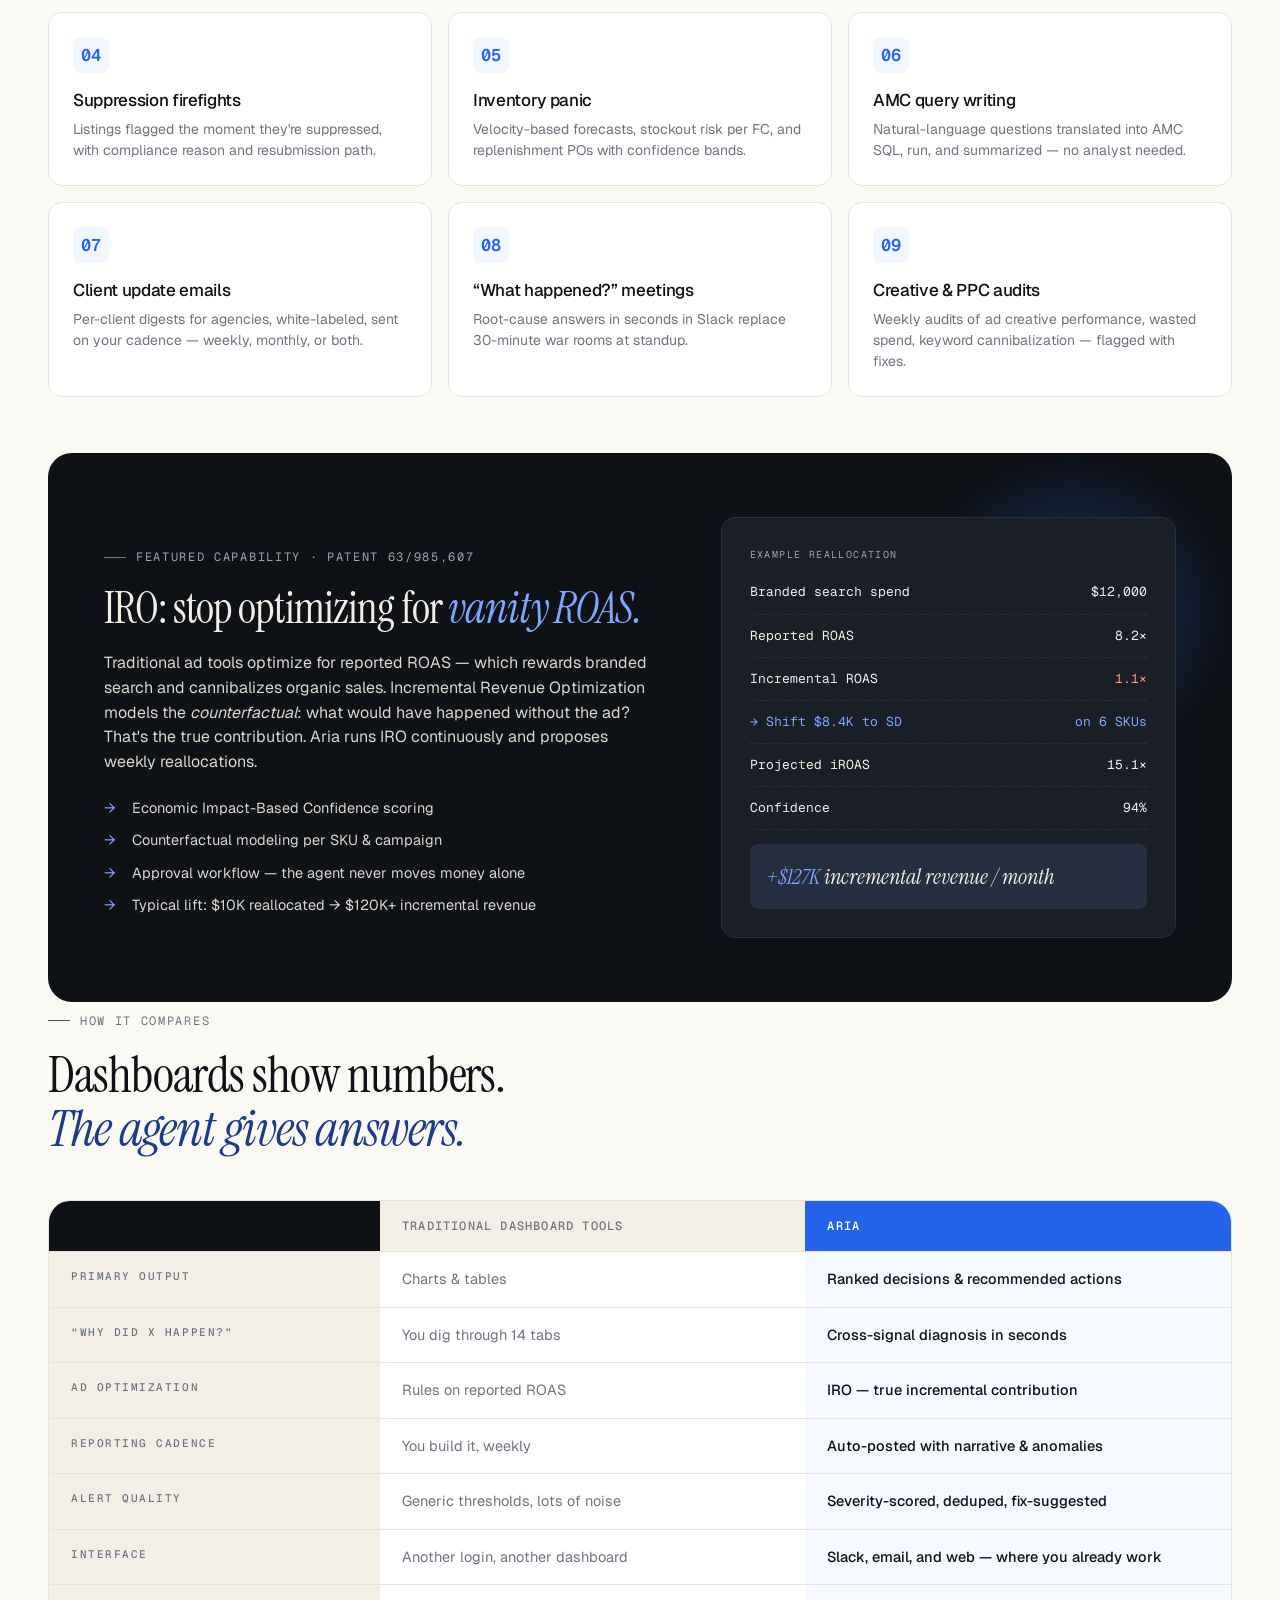
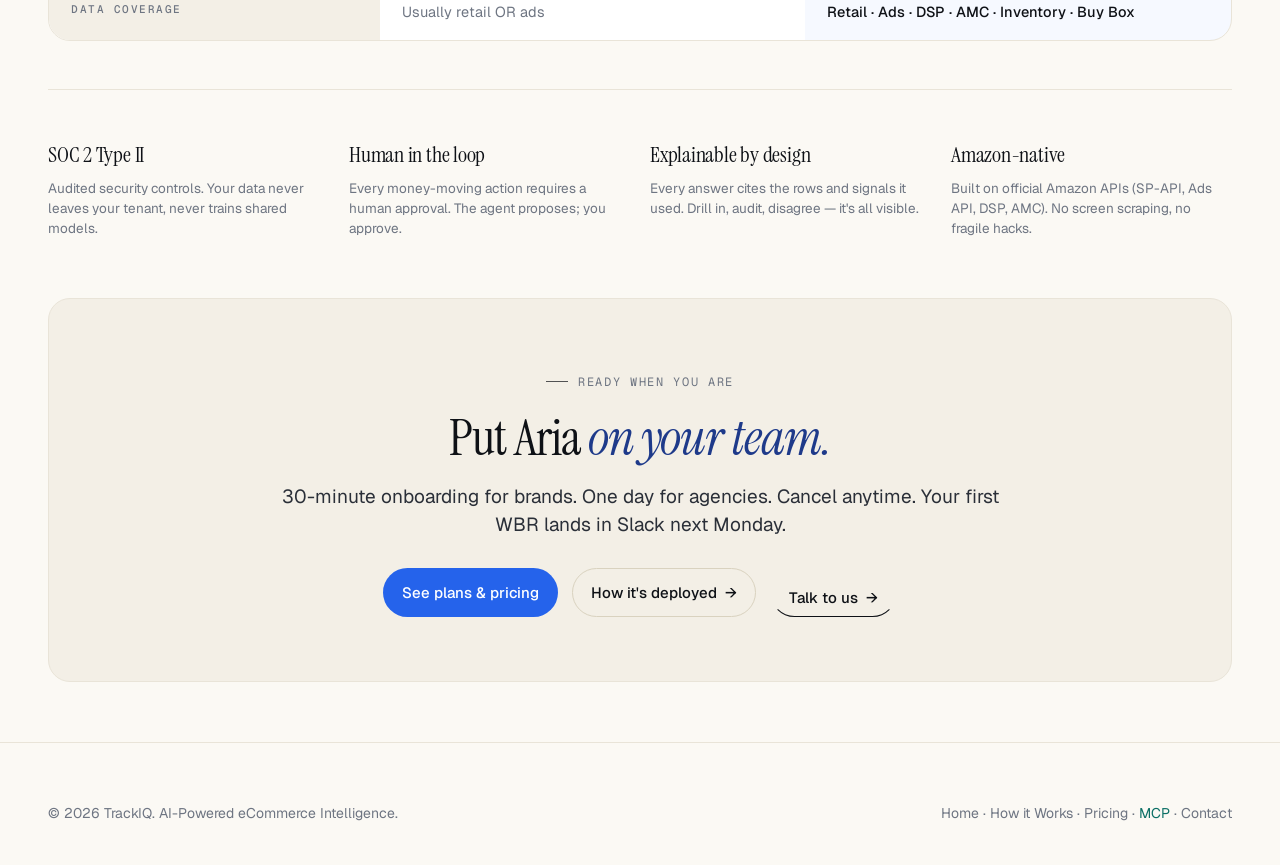
<file: meet-your-ai-agent.html>
<!doctype html>
<html lang="en" data-palette="warm" data-accent="blue" data-grain="on">
<head>
<meta charset="utf-8"/>
<meta name="viewport" content="width=device-width,initial-scale=1"/>
<title>Meet Your AI Agent · TrackIQ</title>
<link rel="preconnect" href="https://fonts.googleapis.com">
<link rel="preconnect" href="https://fonts.gstatic.com" crossorigin>
<link href="https://fonts.googleapis.com/css2?family=Instrument+Serif:ital@0;1&family=Geist:wght@300;400;500;600;700&family=Geist+Mono:wght@400;500&display=swap" rel="stylesheet">
<style>
:root{--bg:#FBF9F4;--bg-alt:#F3EFE6;--surface:#fff;--ink:#0E1116;--ink-2:#2A2F38;--muted:#6E7582;--hair:#E9E4D8;--hair-strong:#D9D2BF;--accent:#2563EB;--accent-ink:#1E3A8A;--accent-pale:#F2F6FF;--amber:#D4A017;--rust:#B8542A;--moss:#4A6B3A;--radius:14px;--radius-lg:22px;--shadow-xl:0 40px 60px -20px rgba(16,18,24,.22),0 10px 20px -10px rgba(16,18,24,.10);--font-sans:"Geist",system-ui,sans-serif;--font-serif:"Instrument Serif",serif;--font-mono:"Geist Mono",monospace}
*{box-sizing:border-box}html,body{margin:0;padding:0}
body{background:var(--bg);color:var(--ink);font-family:var(--font-sans);font-size:17px;line-height:1.55;-webkit-font-smoothing:antialiased}
a{color:inherit;text-decoration:none}img,svg{display:block;max-width:100%}
.container{max-width:1240px;margin:0 auto;padding:0 28px}
.container-narrow{max-width:960px;margin:0 auto;padding:0 28px}
.grain{position:fixed;inset:0;pointer-events:none;z-index:999;opacity:.35;mix-blend-mode:multiply;background-image:url("data:image/svg+xml;utf8,<svg xmlns='http://www.w3.org/2000/svg' width='200' height='200'><filter id='n'><feTurbulence type='fractalNoise' baseFrequency='.85' numOctaves='2' stitchTiles='stitch'/><feColorMatrix values='0 0 0 0 0  0 0 0 0 0  0 0 0 0 0  0 0 0 0.08 0'/></filter><rect width='100%' height='100%' filter='url(%23n)'/></svg>")}
.eyebrow{font-family:var(--font-mono);font-size:12px;letter-spacing:.14em;text-transform:uppercase;color:var(--muted);display:inline-flex;align-items:center;gap:10px}
.eyebrow::before{content:"";width:22px;height:1px;background:var(--ink);opacity:.7}
h1,h2,h3,h4{margin:0;letter-spacing:-.02em;font-weight:500}
h1{font-family:var(--font-serif);font-weight:400;font-size:clamp(46px,6vw,84px);line-height:1.02;letter-spacing:-.025em}
h1 em,h2 em{font-style:italic;color:var(--accent-ink)}
h2.display{font-family:var(--font-serif);font-weight:400;font-size:clamp(36px,4vw,56px);line-height:1.05;letter-spacing:-.02em}
h3{font-size:22px;line-height:1.3;font-weight:500}
h4{font-size:16px;font-weight:500}
.lede{font-size:19px;line-height:1.5;color:var(--ink-2);max-width:58ch}
.btn{display:inline-flex;align-items:center;gap:8px;padding:12px 18px;border-radius:999px;font-weight:500;font-size:15px;border:1px solid transparent;transition:all .15s}
.btn-primary{background:var(--ink);color:#fff}.btn-primary:hover{background:#000}
.btn-accent{background:var(--accent);color:#fff}.btn-accent:hover{filter:brightness(1.05)}
.btn-ghost{border-color:var(--hair-strong);color:var(--ink)}.btn-ghost:hover{background:var(--surface);border-color:var(--ink)}
.btn-link{color:var(--ink);border-bottom:1px solid currentColor;padding-bottom:2px}
.btn-arrow::after{content:"→";transition:transform .2s}.btn-arrow:hover::after{transform:translateX(3px)}

.nav{position:sticky;top:0;z-index:50;background:color-mix(in srgb,var(--bg) 82%,transparent);backdrop-filter:blur(14px);border-bottom:1px solid var(--hair)}
.nav-inner{display:flex;align-items:center;justify-content:space-between;padding:18px 0}
.logo{font-family:var(--font-mono);font-size:16px;font-weight:500}.logo b{color:var(--accent);font-weight:500}
.nav-links{display:flex;gap:28px}.nav-links a{font-size:14.5px;color:var(--ink-2)}.nav-links a[aria-current]{color:var(--ink);font-weight:500}
.nav-cta{display:flex;gap:10px}

section{padding:88px 0}
.hero{padding-top:64px;padding-bottom:40px}
.hero-grid{display:grid;grid-template-columns:1.1fr .9fr;gap:60px;align-items:end}
.hero h1{max-width:15ch;margin-bottom:24px}
.hero .lede{margin-bottom:32px}
.hero-cta{display:flex;gap:14px;flex-wrap:wrap}

/* Agent avatar card */
.agent-card{background:var(--surface);border:1px solid var(--hair);border-radius:var(--radius-lg);padding:32px;box-shadow:var(--shadow-xl);position:relative;transform:rotate(-.5deg)}
.agent-badge{display:inline-flex;align-items:center;gap:8px;font-size:12px;font-family:var(--font-mono);letter-spacing:.1em;text-transform:uppercase;color:var(--moss);margin-bottom:14px}
.agent-badge::before{content:"";width:8px;height:8px;border-radius:50%;background:var(--moss);box-shadow:0 0 0 4px color-mix(in srgb,var(--moss) 20%,transparent)}
.agent-avatar{width:80px;height:80px;border-radius:18px;background:var(--ink);color:#fff;display:flex;align-items:center;justify-content:center;font-family:var(--font-mono);font-size:22px;font-weight:500;margin-bottom:14px;position:relative}
.agent-avatar::after{content:"";position:absolute;bottom:-3px;right:-3px;width:22px;height:22px;border-radius:50%;background:var(--moss);border:3px solid var(--surface)}
.agent-card h3{font-family:var(--font-serif);font-weight:400;font-size:32px;margin-bottom:4px}
.agent-card .role{color:var(--muted);font-size:14px;margin-bottom:18px}
.agent-stats{display:grid;grid-template-columns:1fr 1fr;gap:14px;border-top:1px solid var(--hair);padding-top:18px}
.agent-stat{font-size:13px;color:var(--muted)}
.agent-stat b{display:block;font-family:var(--font-serif);font-size:24px;color:var(--ink);font-weight:400;margin-bottom:2px}

/* ======= Intro strip ======= */
.intro{background:var(--bg-alt);border-top:1px solid var(--hair);border-bottom:1px solid var(--hair)}
.intro-grid{display:grid;grid-template-columns:1fr 1fr;gap:80px;align-items:center}
.intro p{font-family:var(--font-serif);font-size:28px;line-height:1.3;color:var(--ink);letter-spacing:-.01em;margin:0}
.intro p em{font-style:italic;color:var(--accent-ink)}
.intro-stats{display:grid;grid-template-columns:1fr 1fr;gap:24px}
.intro-stat{background:var(--surface);border:1px solid var(--hair);border-radius:var(--radius);padding:22px 20px}
.intro-stat b{font-family:var(--font-serif);font-size:44px;font-weight:400;line-height:1;color:var(--accent-ink);display:block;margin-bottom:6px;letter-spacing:-.02em}
.intro-stat span{font-size:13.5px;color:var(--ink-2);line-height:1.4;display:block}

/* ======= Four pillars ======= */
.pillars{display:grid;grid-template-columns:repeat(2,1fr);gap:20px;margin-top:52px}
.pillar{background:var(--surface);border:1px solid var(--hair);border-radius:var(--radius-lg);padding:36px;display:flex;flex-direction:column;gap:14px;transition:transform .2s,box-shadow .2s}
.pillar:hover{transform:translateY(-3px);box-shadow:0 14px 30px -18px rgba(16,18,24,.18)}
.pillar .num{font-family:var(--font-serif);font-style:italic;font-size:44px;color:var(--accent-ink);line-height:1}
.pillar h3{margin-top:6px}
.pillar p{color:var(--ink-2);margin:0;font-size:15.5px;line-height:1.5}
.pillar .tag{font-family:var(--font-mono);font-size:11px;letter-spacing:.14em;text-transform:uppercase;color:var(--muted)}
.pillar ul{margin:6px 0 0;padding-left:18px;color:var(--ink-2);font-size:14.5px;line-height:1.7}
.pillar .ex{margin-top:10px;padding:14px 16px;background:var(--bg-alt);border-left:3px solid var(--accent);border-radius:6px;font-size:14px;color:var(--ink-2);line-height:1.5}
.pillar .ex b{color:var(--ink);font-weight:500}

/* ======= Conversation ======= */
.convo-wrap{display:grid;grid-template-columns:.9fr 1.1fr;gap:60px;align-items:start;margin-top:48px}
.convo{background:var(--surface);border:1px solid var(--hair);border-radius:var(--radius-lg);padding:0;box-shadow:var(--shadow-xl);overflow:hidden}
.convo-head{padding:14px 20px;border-bottom:1px solid var(--hair);font-size:13px;color:var(--muted);display:flex;align-items:center;gap:8px;background:#F7F5F2}
.convo-head .hash{color:var(--muted)}
.convo-body{padding:22px 24px;display:flex;flex-direction:column;gap:0}
.convo-msg{display:grid;grid-template-columns:40px 1fr;gap:14px;padding:14px 0;border-bottom:1px solid var(--hair)}
.convo-msg:last-child{border-bottom:none}
.av{width:40px;height:40px;border-radius:10px;display:flex;align-items:center;justify-content:center;font-weight:600;font-family:var(--font-mono);font-size:13px;color:#fff}
.av.u{background:var(--amber)}.av.a{background:var(--ink)}
.convo-name{font-weight:600;font-size:14px;margin-bottom:4px}.convo-name span{color:var(--muted);font-weight:400;margin-left:8px;font-size:12px}
.convo-text{color:var(--ink-2);font-size:14.5px;line-height:1.55}
.convo-text .callout{background:var(--accent-pale);border-left:3px solid var(--accent);padding:12px 14px;border-radius:6px;margin-top:10px;font-size:13.5px}
.convo-text .callout ul{margin:6px 0 0 18px;padding:0}
.convo-text .callout li{margin-bottom:2px}

/* ======= Day in life timeline ======= */
.timeline{margin-top:44px;border-left:2px solid var(--hair);padding-left:28px;display:flex;flex-direction:column;gap:32px}
.tl-item{position:relative}
.tl-item::before{content:"";position:absolute;left:-37px;top:6px;width:14px;height:14px;border-radius:50%;background:var(--bg);border:2px solid var(--accent)}
.tl-time{font-family:var(--font-mono);font-size:11px;letter-spacing:.12em;color:var(--accent);margin-bottom:6px}
.tl-item h4{font-size:18px;margin-bottom:6px}
.tl-item p{color:var(--ink-2);font-size:14.5px;margin:0;line-height:1.55;max-width:62ch}

/* ======= Capabilities grid ======= */
.caps{display:grid;grid-template-columns:repeat(3,1fr);gap:16px;margin-top:44px}
.cap{background:var(--surface);border:1px solid var(--hair);border-radius:var(--radius);padding:24px}
.cap .ico{width:36px;height:36px;border-radius:8px;background:var(--accent-pale);color:var(--accent);display:flex;align-items:center;justify-content:center;margin-bottom:14px;font-family:var(--font-mono);font-weight:600}
.cap h4{margin-bottom:6px;font-size:17px}
.cap p{color:var(--muted);font-size:14px;margin:0;line-height:1.5}

/* ======= IRO deep dive ======= */
.iro{background:var(--ink);color:#F1EEE5;border-radius:24px;padding:64px 56px;margin-top:56px;position:relative;overflow:hidden}
.iro::before{content:"";position:absolute;top:0;right:0;width:320px;height:320px;background:radial-gradient(circle,color-mix(in srgb,var(--accent) 40%,transparent),transparent 70%);pointer-events:none}
.iro .eyebrow{color:#9BA3B4;position:relative}
.iro .eyebrow::before{background:#9BA3B4}
.iro-grid{display:grid;grid-template-columns:1.1fr .9fr;gap:60px;align-items:center;position:relative;z-index:1}
.iro h2{color:#F1EEE5;font-family:var(--font-serif);font-weight:400;font-size:44px;line-height:1.05;margin:18px 0 20px;letter-spacing:-.02em}
.iro h2 em{font-style:italic;color:#7DA7FF}
.iro p{color:#D9D6CC;font-size:16px;line-height:1.55;max-width:50ch}
.iro ul{list-style:none;padding:0;margin:22px 0 0;display:flex;flex-direction:column;gap:10px;color:#D9D6CC;font-size:14.5px}
.iro ul li{display:grid;grid-template-columns:18px 1fr;gap:10px}
.iro ul li::before{content:"→";color:#7DA7FF}
.iro-math{background:#1A1E27;border:1px solid #2A2F38;border-radius:var(--radius);padding:28px;font-family:var(--font-mono);font-size:13px;line-height:1.7}
.iro-math .step-label{color:#9BA3B4;font-size:10px;letter-spacing:.14em;text-transform:uppercase;margin-bottom:8px}
.iro-math .math-row{display:flex;justify-content:space-between;padding:10px 0;border-bottom:1px dashed #2A2F38}
.iro-math .math-row:last-of-type{border-bottom:none}
.iro-math .result{margin-top:14px;padding:14px 16px;background:color-mix(in srgb,#7DA7FF 12%,transparent);border-radius:8px;color:#F1EEE5;font-family:var(--font-serif);font-size:22px;font-style:italic}
.iro-math .result b{color:#7DA7FF;font-weight:400}

/* ======= Comparison table ======= */
.vs{margin-top:44px;background:var(--surface);border:1px solid var(--hair);border-radius:var(--radius-lg);overflow:hidden}
.vs table{width:100%;border-collapse:collapse;font-size:14.5px}
.vs th,.vs td{padding:16px 22px;border-bottom:1px solid var(--hair);vertical-align:top}
.vs th{background:var(--bg-alt);font-weight:500;text-align:left;font-family:var(--font-mono);font-size:11px;letter-spacing:.14em;text-transform:uppercase;color:var(--muted);width:28%}
.vs td:nth-child(2){color:var(--muted);width:36%}
.vs td:nth-child(3){color:var(--ink);font-weight:500;background:color-mix(in srgb,var(--accent) 4%,transparent);width:36%}
.vs tr:last-child th,.vs tr:last-child td{border-bottom:none}
.vs .header-row th{background:var(--ink);color:#F1EEE5;font-size:12px;letter-spacing:.1em}
.vs .header-row th:nth-child(2){background:var(--bg-alt);color:var(--muted)}
.vs .header-row th:nth-child(3){background:var(--accent);color:#fff}

/* ======= Trust strip ======= */
.trust{display:grid;grid-template-columns:repeat(4,1fr);gap:20px;margin-top:48px;padding-top:48px;border-top:1px solid var(--hair)}
.trust-item h4{font-family:var(--font-serif);font-size:22px;font-weight:400;margin-bottom:6px;letter-spacing:-.01em}
.trust-item p{color:var(--muted);font-size:13.5px;margin:0;line-height:1.5}

/* ======= Closing CTA ======= */
.close{background:var(--bg-alt);border:1px solid var(--hair);border-radius:var(--radius-lg);padding:64px;text-align:center;margin-top:60px}
.close h2{max-width:22ch;margin:0 auto 18px}
.close .lede{margin:0 auto 28px;text-align:center}
.close-cta{display:flex;gap:14px;justify-content:center;flex-wrap:wrap}

footer{border-top:1px solid var(--hair);padding:60px 0 40px;margin-top:60px;color:var(--muted);font-size:14px}
.footer-grid{display:flex;justify-content:space-between;flex-wrap:wrap;gap:20px}

@media (max-width:1000px){
  .hero-grid,.intro-grid,.convo-wrap,.iro-grid{grid-template-columns:1fr;gap:40px}
  .pillars,.caps{grid-template-columns:1fr}
  .trust{grid-template-columns:1fr 1fr}
  .iro{padding:44px 32px}
  .close{padding:44px 28px}
}
@media (max-width:640px){.nav-links{display:none}.trust{grid-template-columns:1fr}}
</style>
</head>
<body>
<div class="grain"></div>

<nav class="nav"><div class="container nav-inner">
  <a href="index.html" class="logo">{ <b>TRACKIQ</b> }</a>
  <div class="nav-links">
    <a href="meet-your-ai-agent.html" aria-current="page">Meet Your AI Agent</a>
    <a href="how-it-works.html">How it Works</a>
    <a href="mcp.html" style="display:inline-flex;align-items:center;gap:6px">MCP <span style="font-family:var(--font-mono);font-size:9px;letter-spacing:.12em;background:#0D9488;color:#fff;padding:2px 6px;border-radius:3px">NEW</span></a>
    <a href="plans-and-pricing.html">Plans &amp; Pricing</a>
    <a href="contact.html">Contact</a>
  </div>
  <div class="nav-cta">
    <a href="#" class="btn btn-ghost">Sign in</a>
    <a href="plans-and-pricing.html" class="btn btn-primary">Get started</a>
  </div>
</div></nav>

<!-- ======= HERO ======= -->
<header class="container hero">
  <div class="hero-grid">
    <div>
      <div class="eyebrow" style="margin-bottom:28px">Meet your AI agent</div>
      <h1>The <em>senior analyst</em> your team didn't know it could afford.</h1>
      <p class="lede">Aria reads every Amazon surface — Retail, Sponsored Ads, DSP, AMC, Inventory, Buy Box — and turns the firehose into ranked decisions, delivered where your team already works.</p>
      <div class="hero-cta">
        <a href="plans-and-pricing.html" class="btn btn-accent">Start for $149/mo</a>
        <a href="how-it-works.html" class="btn btn-link btn-arrow">See how it's deployed</a>
      </div>
    </div>
    <div class="agent-card">
      <div class="agent-badge">Online · always on</div>
      <div class="agent-avatar">{T}</div>
      <h3>Aria</h3>
      <div class="role">AI Business Analyst · trained on your data</div>
      <div class="agent-stats">
        <div class="agent-stat"><b>24/7</b>monitoring your accounts, never out of office</div>
        <div class="agent-stat"><b>&lt;30s</b>median time to answer &quot;why did X happen?&quot;</div>
        <div class="agent-stat"><b>6</b>data surfaces unified: retail, ads, DSP, AMC, inventory, reviews</div>
        <div class="agent-stat"><b>$0</b>analyst headcount required</div>
      </div>
    </div>
  </div>
</header>

<!-- ======= INTRO ======= -->
<section class="intro">
  <div class="container intro-grid">
    <p>Most Amazon teams are drowning in dashboards, not decisions. Aria flips that — it reads the data, forms a hypothesis, and tells you <em>what to do next.</em></p>
    <div class="intro-stats">
      <div class="intro-stat"><b>73%</b><span>of brands disable ad auto-optimization after losing trust — Aria earns it back</span></div>
      <div class="intro-stat"><b>12×</b><span>average return on IRO-driven ad reallocation ($10K→$120K+)</span></div>
      <div class="intro-stat"><b>4hr</b><span>typical alert latency on suppressions &amp; Buy Box loss, down from days</span></div>
      <div class="intro-stat"><b>100+</b><span>brands &amp; agencies run their weekly cadence on Aria</span></div>
    </div>
  </div>
</section>

<!-- ======= FOUR PILLARS ======= -->
<section class="container">
  <div class="eyebrow">The four pillars</div>
  <h2 class="display" style="margin-top:18px;max-width:18ch">What Aria <em>actually</em> does.</h2>
  <p class="lede" style="margin-top:16px">Four analyst-grade jobs running continuously — no prompts, no new dashboards, no extra headcount. Every pillar is available from day one, on every plan.</p>
  <div class="pillars">
    <div class="pillar">
      <div class="num">01</div>
      <div class="tag">Root Cause Analysis</div>
      <h3>Instant answers to &ldquo;why?&rdquo;</h3>
      <p>Why did revenue drop Tuesday? The agent investigates across ads, inventory, Buy Box, pricing, and seasonality — then delivers a ranked explanation.</p>
      <ul>
        <li>Cross-signal diagnosis, ranked by contribution</li>
        <li>Plain-English explanations, not chart dumps</li>
        <li>One-click follow-up questions</li>
      </ul>
      <div class="ex"><b>Example:</b> &ldquo;Revenue dipped 16% WoW. 58% explained by Buy Box loss on B09XYZ, 27% by SB campaign overspend, 15% by suppressed listing B08AAA.&rdquo;</div>
    </div>
    <div class="pillar">
      <div class="num">02</div>
      <div class="tag">Agentic Ad Optimization · IRO</div>
      <h3>Incremental Revenue Optimization</h3>
      <p>Our patent-pending IRO engine reallocates spend to the SKUs that drive <em>new</em> revenue — not vanity ROAS. Proposes moves, quantifies lift, waits for your approval.</p>
      <ul>
        <li>Patent 63/985,607 · Economic Impact-Based Confidence</li>
        <li>Model-backed counterfactuals, not rules-of-thumb</li>
        <li>Approval workflow — agent never spends without a human</li>
      </ul>
      <div class="ex"><b>Example:</b> &ldquo;Shift $8.4K from branded search to SD on 6 hero SKUs. Projected +$127K incremental revenue this month at 94% confidence.&rdquo;</div>
    </div>
    <div class="pillar">
      <div class="num">03</div>
      <div class="tag">Intelligent Alerting</div>
      <h3>Catch issues in hours, not days</h3>
      <p>Listing suppressions, Buy Box loss, overspend, stockouts — routed to the right person with severity scores and suggested fixes attached.</p>
      <ul>
        <li>Per-role subscriptions (buyer, PPC lead, director)</li>
        <li>Severity scoring &amp; automatic deduplication</li>
        <li>Fix suggestions inline — not just &ldquo;something broke&rdquo;</li>
      </ul>
      <div class="ex"><b>Example:</b> &ldquo;B09XYZ lost Buy Box to Seller X (price $24.99 vs yours $27.49). Suggested: match to $25.49, projected Buy Box recovery 78%.&rdquo;</div>
    </div>
    <div class="pillar">
      <div class="num">04</div>
      <div class="tag">Automated Reporting</div>
      <h3>Reports delivered, not demanded</h3>
      <p>WBRs, client updates, and exec digests — generated, formatted, and posted. Nobody chases a slide deck on a Sunday night.</p>
      <ul>
        <li>Monday WBRs auto-posted to Slack</li>
        <li>Per-client reports for agencies · white-label ready</li>
        <li>Custom KPI sets, scheduled or on-demand</li>
      </ul>
      <div class="ex"><b>Example:</b> &ldquo;Monday 8:00 AM: WBR posted to #kettleco-ops. Sales $308K (−16.8% WoW), 2 anomalies flagged, 1 replenishment needed.&rdquo;</div>
    </div>
  </div>
</section>

<!-- ======= CONVERSATION ======= -->
<section class="container" style="padding-top:0">
  <div class="eyebrow">A conversation, not a report</div>
  <h2 class="display" style="margin-top:18px;max-width:20ch">Plain English in. <em>Real</em> answers out.</h2>
  <div class="convo-wrap">
    <div>
      <p class="lede">Ask anything — in Slack, in email, or on the web. The agent reads your actual data in real time, then replies with specifics, numbers, and next-steps. No prompting tricks. No templates.</p>
      <ul style="margin-top:22px;padding-left:20px;color:var(--ink-2);font-size:15px;line-height:1.8">
        <li>Multi-turn: follow up without re-explaining context</li>
        <li>Cites the data it used — you can always drill in</li>
        <li>Knows your brand, SKUs, campaigns, and history</li>
        <li>Approvals required for any action that spends money</li>
      </ul>
      <a href="how-it-works.html" class="btn btn-link btn-arrow" style="margin-top:28px;display:inline-flex">See how the agent is deployed</a>
    </div>
    <div class="convo">
      <div class="convo-head"><span class="hash">#</span> <b>kettleco-ops</b> <span style="margin-left:auto">4 members</span></div>
      <div class="convo-body">
        <div class="convo-msg">
          <div class="av u">MR</div>
          <div>
            <div class="convo-name">Maria R. <span>9:02 AM</span></div>
            <div class="convo-text">why did revenue dip for KettleCo last week?</div>
          </div>
        </div>
        <div class="convo-msg">
          <div class="av a">{T}</div>
          <div>
            <div class="convo-name">TrackIQ Agent <span>9:02 AM · TrackIQ agent</span></div>
            <div class="convo-text">Revenue was down 16.8% WoW ($308K vs $370K). Three drivers:
              <div class="callout"><b>Root cause breakdown</b>
                <ul>
                  <li>B09XYZ: Buy Box slipped 38% after a price-match competitor</li>
                  <li>SB campaign &ldquo;Prime Kettle&rdquo;: budget exhausted 4 days early</li>
                  <li>Listing B08AAA suppressed Tue–Thu (image compliance)</li>
                </ul>
              </div>
              Want me to draft a fix plan for each?
            </div>
          </div>
        </div>
        <div class="convo-msg">
          <div class="av u">MR</div>
          <div>
            <div class="convo-name">Maria R. <span>9:04 AM</span></div>
            <div class="convo-text">yes — and show me the IRO recommendation for this month's ad budget.</div>
          </div>
        </div>
        <div class="convo-msg">
          <div class="av a">{T}</div>
          <div>
            <div class="convo-name">TrackIQ Agent <span>9:04 AM · TrackIQ agent</span></div>
            <div class="convo-text">IRO recommends shifting $8,400 from branded search (low incremental lift) into Sponsored Display on 6 hero SKUs. Projected incremental revenue: <b>+$127K this month</b> at 94% confidence. Approve to execute?</div>
          </div>
        </div>
      </div>
    </div>
  </div>
</section>

<!-- ======= DAY IN LIFE ======= -->
<section class="intro">
  <div class="container">
    <div class="eyebrow">A day with TrackIQ</div>
    <h2 class="display" style="margin-top:18px;max-width:22ch">An analyst that <em>never sleeps.</em></h2>
    <p class="lede" style="margin-top:16px">Here's what Monday looks like when the agent is on duty. Every event is logged, every recommendation is explainable, and every action that spends money requires a human approval.</p>
    <div class="timeline">
      <div class="tl-item"><div class="tl-time">06:12 AM</div><h4>Overnight anomaly caught</h4><p>Detected a 38% Buy Box drop on B09XYZ at 04:47 AM. Cross-checked competitor prices and flagged a repricer loop on the 3P side. Alert posted to #alerts with a suggested match price.</p></div>
      <div class="tl-item"><div class="tl-time">08:00 AM</div><h4>WBR delivered</h4><p>Monday Weekly Business Review generated for 11 KPIs, posted to #wbr with a TL;DR, trendlines, anomaly callouts, and a ranked action list. 0 humans involved.</p></div>
      <div class="tl-item"><div class="tl-time">09:02 AM</div><h4>Root-cause ask answered</h4><p>Buyer asks &ldquo;why did revenue dip last week?&rdquo; in Slack. Agent returns a 3-driver breakdown with SKU and campaign attribution in 14 seconds.</p></div>
      <div class="tl-item"><div class="tl-time">10:42 AM</div><h4>IRO plan proposed</h4><p>Monthly ad reallocation proposed: $8.4K moved from branded search into SD on 6 hero SKUs. Projected +$127K incremental revenue, 94% confidence. Awaiting approval.</p></div>
      <div class="tl-item"><div class="tl-time">02:18 PM</div><h4>Suppression fixed</h4><p>B08AAA auto-flagged as image-non-compliant at 12:04 PM. Agent drafted a replacement A+ image request, pinged the listing owner, and tracked the resubmission to resolution at 02:18 PM.</p></div>
      <div class="tl-item"><div class="tl-time">05:30 PM</div><h4>EOD digest sent</h4><p>Day-end summary emailed to the director: sales delta, ad pacing, inventory DOH, 3 resolved items, 1 awaiting approval. 6-line read.</p></div>
    </div>
  </div>
</section>

<!-- ======= CAPABILITIES ======= -->
<section class="container">
  <div class="eyebrow">Capabilities</div>
  <h2 class="display" style="margin-top:18px;max-width:20ch">Nine things you can <em>stop doing</em> by Friday.</h2>
  <div class="caps">
    <div class="cap"><div class="ico">01</div><h4>Manual WBR assembly</h4><p>The agent writes the Weekly Business Review — with narrative, anomalies, and a ranked action list.</p></div>
    <div class="cap"><div class="ico">02</div><h4>Ad-spend spreadsheet math</h4><p>IRO models incremental lift per campaign and proposes reallocations with confidence intervals.</p></div>
    <div class="cap"><div class="ico">03</div><h4>Buy Box babysitting</h4><p>Sub-hour alerts on Buy Box loss, with root cause (price, inventory, seller) and suggested fix.</p></div>
    <div class="cap"><div class="ico">04</div><h4>Suppression firefights</h4><p>Listings flagged the moment they're suppressed, with compliance reason and resubmission path.</p></div>
    <div class="cap"><div class="ico">05</div><h4>Inventory panic</h4><p>Velocity-based forecasts, stockout risk per FC, and replenishment POs with confidence bands.</p></div>
    <div class="cap"><div class="ico">06</div><h4>AMC query writing</h4><p>Natural-language questions translated into AMC SQL, run, and summarized — no analyst needed.</p></div>
    <div class="cap"><div class="ico">07</div><h4>Client update emails</h4><p>Per-client digests for agencies, white-labeled, sent on your cadence — weekly, monthly, or both.</p></div>
    <div class="cap"><div class="ico">08</div><h4>&ldquo;What happened?&rdquo; meetings</h4><p>Root-cause answers in seconds in Slack replace 30-minute war rooms at standup.</p></div>
    <div class="cap"><div class="ico">09</div><h4>Creative &amp; PPC audits</h4><p>Weekly audits of ad creative performance, wasted spend, keyword cannibalization — flagged with fixes.</p></div>
  </div>
</section>

<!-- ======= IRO DEEP DIVE ======= -->
<section class="container">
  <div class="iro">
    <div class="iro-grid">
      <div>
        <div class="eyebrow">Featured capability · Patent 63/985,607</div>
        <h2>IRO: stop optimizing for <em>vanity ROAS.</em></h2>
        <p>Traditional ad tools optimize for reported ROAS — which rewards branded search and cannibalizes organic sales. Incremental Revenue Optimization models the <em>counterfactual</em>: what would have happened without the ad? That's the true contribution. Aria runs IRO continuously and proposes weekly reallocations.</p>
        <ul>
          <li>Economic Impact-Based Confidence scoring</li>
          <li>Counterfactual modeling per SKU &amp; campaign</li>
          <li>Approval workflow — the agent never moves money alone</li>
          <li>Typical lift: $10K reallocated → $120K+ incremental revenue</li>
        </ul>
      </div>
      <div class="iro-math">
        <div class="step-label">Example reallocation</div>
        <div class="math-row"><span>Branded search spend</span><span>$12,000</span></div>
        <div class="math-row"><span>Reported ROAS</span><span>8.2×</span></div>
        <div class="math-row"><span>Incremental ROAS</span><span style="color:#FF9A7A">1.1×</span></div>
        <div class="math-row"><span style="color:#7DA7FF">→ Shift $8.4K to SD</span><span style="color:#7DA7FF">on 6 SKUs</span></div>
        <div class="math-row"><span>Projected iROAS</span><span>15.1×</span></div>
        <div class="math-row"><span>Confidence</span><span>94%</span></div>
        <div class="result"><b>+$127K</b> incremental revenue / month</div>
      </div>
    </div>
  </div>
</section>

<!-- ======= VS TRADITIONAL ======= -->
<section class="container">
  <div class="eyebrow">How it compares</div>
  <h2 class="display" style="margin-top:18px;max-width:22ch">Dashboards show numbers. <em>The agent gives answers.</em></h2>
  <div class="vs">
    <table>
      <tr class="header-row"><th>&nbsp;</th><th>Traditional dashboard tools</th><th>Aria</th></tr>
      <tr><th>Primary output</th><td>Charts &amp; tables</td><td>Ranked decisions &amp; recommended actions</td></tr>
      <tr><th>&ldquo;Why did X happen?&rdquo;</th><td>You dig through 14 tabs</td><td>Cross-signal diagnosis in seconds</td></tr>
      <tr><th>Ad optimization</th><td>Rules on reported ROAS</td><td>IRO — true incremental contribution</td></tr>
      <tr><th>Reporting cadence</th><td>You build it, weekly</td><td>Auto-posted with narrative &amp; anomalies</td></tr>
      <tr><th>Alert quality</th><td>Generic thresholds, lots of noise</td><td>Severity-scored, deduped, fix-suggested</td></tr>
      <tr><th>Interface</th><td>Another login, another dashboard</td><td>Slack, email, and web — where you already work</td></tr>
      <tr><th>Data coverage</th><td>Usually retail OR ads</td><td>Retail · Ads · DSP · AMC · Inventory · Buy Box</td></tr>
    </table>
  </div>

  <div class="trust">
    <div class="trust-item"><h4>SOC 2 Type II</h4><p>Audited security controls. Your data never leaves your tenant, never trains shared models.</p></div>
    <div class="trust-item"><h4>Human in the loop</h4><p>Every money-moving action requires a human approval. The agent proposes; you approve.</p></div>
    <div class="trust-item"><h4>Explainable by design</h4><p>Every answer cites the rows and signals it used. Drill in, audit, disagree — it's all visible.</p></div>
    <div class="trust-item"><h4>Amazon-native</h4><p>Built on official Amazon APIs (SP-API, Ads API, DSP, AMC). No screen scraping, no fragile hacks.</p></div>
  </div>
</section>

<!-- ======= CLOSING CTA ======= -->
<section class="container" style="padding-top:0">
  <div class="close">
    <div class="eyebrow" style="justify-content:center;margin-bottom:20px">Ready when you are</div>
    <h2 class="display">Put Aria <em>on your team.</em></h2>
    <p class="lede">30-minute onboarding for brands. One day for agencies. Cancel anytime. Your first WBR lands in Slack next Monday.</p>
    <div class="close-cta">
      <a href="plans-and-pricing.html" class="btn btn-accent">See plans &amp; pricing</a>
      <a href="how-it-works.html" class="btn btn-ghost btn-arrow">How it's deployed</a>
      <a href="contact.html" class="btn btn-link btn-arrow">Talk to us</a>
    </div>
  </div>
</section>

<footer><div class="container footer-grid">
  <div>© 2026 TrackIQ. AI-Powered eCommerce Intelligence.</div>
  <div><a href="index.html">Home</a> · <a href="how-it-works.html">How it Works</a> · <a href="plans-and-pricing.html">Pricing</a> · <a href="mcp.html" style="color:#0B6F65">MCP</a> · <a href="contact.html">Contact</a></div>
</div></footer>
</body>
</html>
</file>
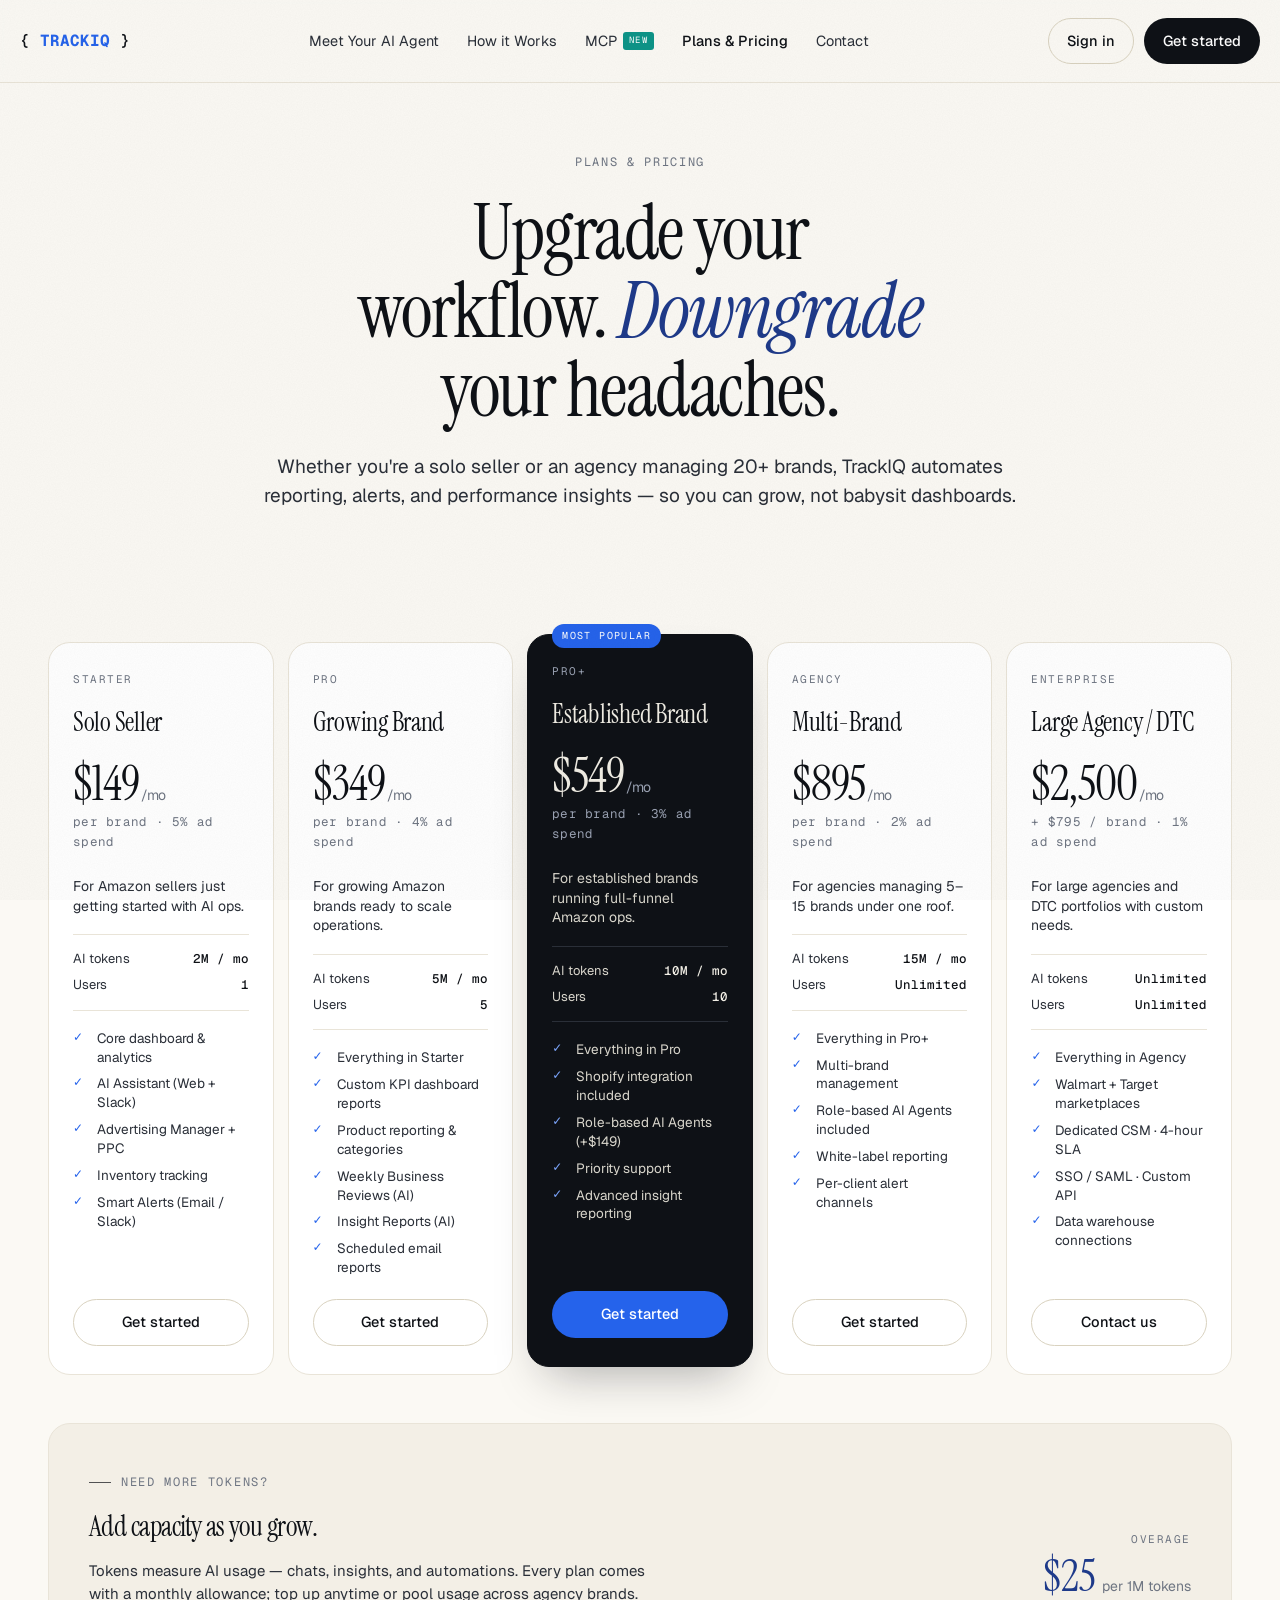
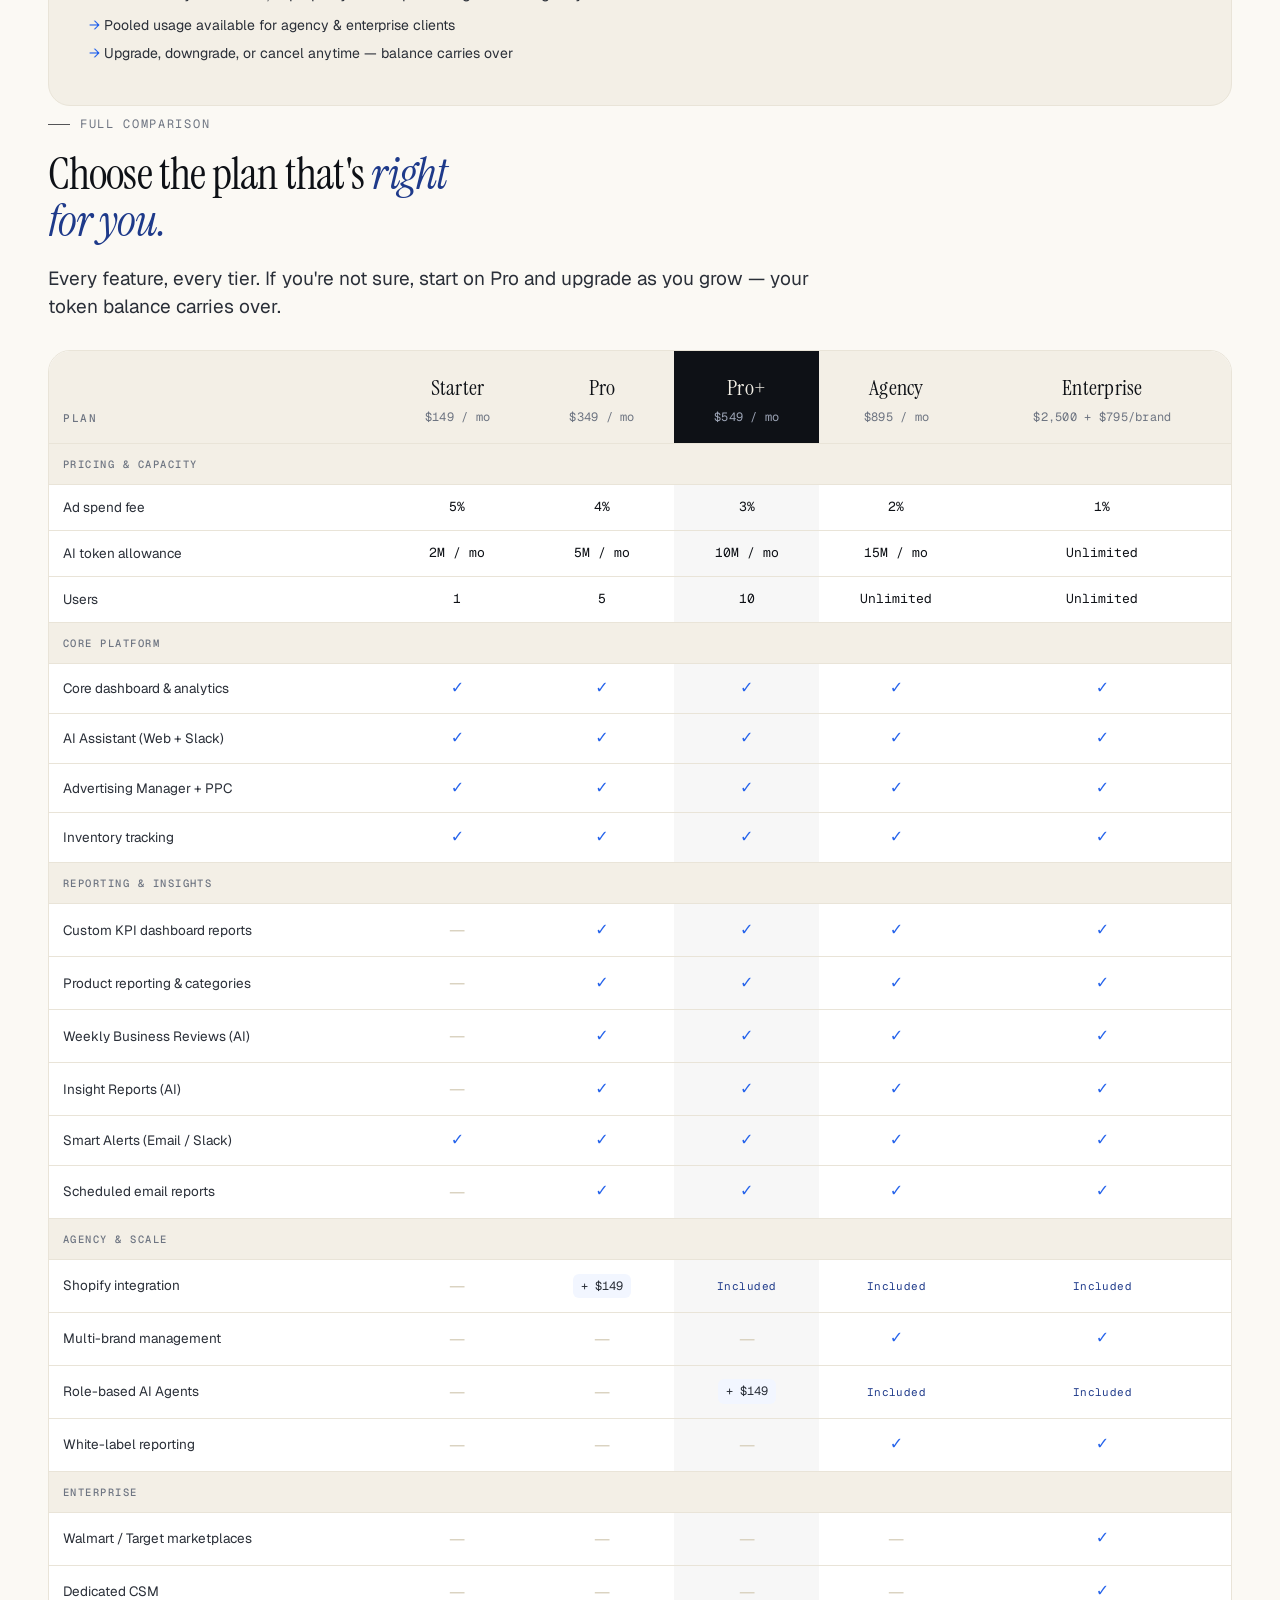
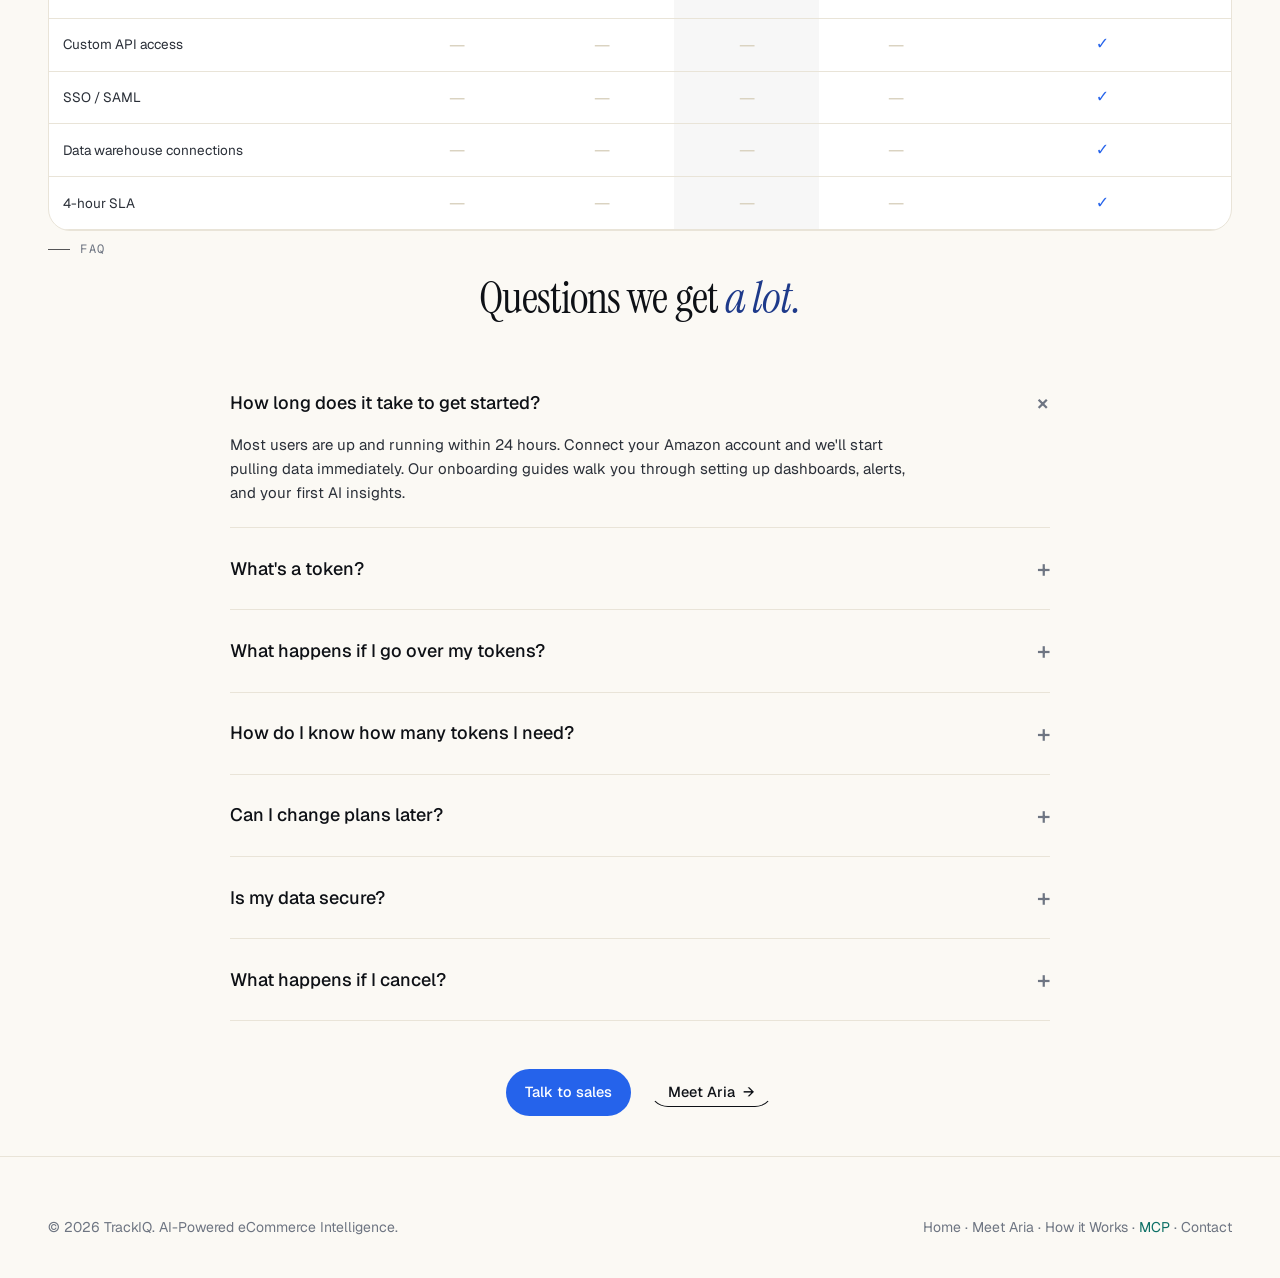
<file: plans-and-pricing.html>
<!doctype html>
<html lang="en" data-palette="warm" data-accent="blue" data-grain="on">
<head>
<meta charset="utf-8"/>
<meta name="viewport" content="width=device-width,initial-scale=1"/>
<title>Plans &amp; Pricing · TrackIQ</title>
<link rel="preconnect" href="https://fonts.googleapis.com">
<link rel="preconnect" href="https://fonts.gstatic.com" crossorigin>
<link href="https://fonts.googleapis.com/css2?family=Instrument+Serif:ital@0;1&family=Geist:wght@300;400;500;600;700&family=Geist+Mono:wght@400;500&display=swap" rel="stylesheet">
<style>
:root{--bg:#FBF9F4;--bg-alt:#F3EFE6;--surface:#fff;--ink:#0E1116;--ink-2:#2A2F38;--muted:#6E7582;--hair:#E9E4D8;--hair-strong:#D9D2BF;--accent:#2563EB;--accent-ink:#1E3A8A;--accent-soft:#E4ECFF;--accent-pale:#F2F6FF;--amber:#D4A017;--radius:14px;--radius-lg:22px;--font-sans:"Geist",ui-sans-serif,system-ui,sans-serif;--font-serif:"Instrument Serif",serif;--font-mono:"Geist Mono",ui-monospace,monospace}
*{box-sizing:border-box}html,body{margin:0;padding:0}
body{background:var(--bg);color:var(--ink);font-family:var(--font-sans);font-size:17px;line-height:1.55;-webkit-font-smoothing:antialiased}
a{color:inherit;text-decoration:none}
.container{max-width:1240px;margin:0 auto;padding:0 28px}
.grain{position:fixed;inset:0;pointer-events:none;z-index:999;opacity:.35;mix-blend-mode:multiply;background-image:url("data:image/svg+xml;utf8,<svg xmlns='http://www.w3.org/2000/svg' width='200' height='200'><filter id='n'><feTurbulence type='fractalNoise' baseFrequency='.85' numOctaves='2' stitchTiles='stitch'/><feColorMatrix values='0 0 0 0 0  0 0 0 0 0  0 0 0 0 0  0 0 0 0.08 0'/></filter><rect width='100%' height='100%' filter='url(%23n)'/></svg>")}
.eyebrow{font-family:var(--font-mono);font-size:12px;letter-spacing:.14em;text-transform:uppercase;color:var(--muted);display:inline-flex;align-items:center;gap:10px}
.eyebrow::before{content:"";width:22px;height:1px;background:var(--ink);opacity:.7}
h1,h2,h3{margin:0;letter-spacing:-.02em;font-weight:500}
h1{font-family:var(--font-serif);font-weight:400;font-size:clamp(46px,6vw,80px);line-height:1.02}
h1 em,h2 em{font-style:italic;color:var(--accent-ink)}
h2.display{font-family:var(--font-serif);font-weight:400;font-size:clamp(32px,3.5vw,48px);line-height:1.05}
h3{font-size:22px;font-weight:500}
.lede{font-size:19px;line-height:1.5;color:var(--ink-2);max-width:60ch}
.btn{display:inline-flex;align-items:center;gap:8px;padding:11px 18px;border-radius:999px;font-weight:500;font-size:14.5px;border:1px solid transparent;transition:all .15s;cursor:pointer}
.btn-primary{background:var(--ink);color:#fff}.btn-primary:hover{background:#000}
.btn-accent{background:var(--accent);color:#fff}.btn-accent:hover{filter:brightness(1.05)}
.btn-ghost{border-color:var(--hair-strong);color:var(--ink);background:transparent}.btn-ghost:hover{border-color:var(--ink)}
.btn-link{color:var(--ink);border-bottom:1px solid currentColor;padding-bottom:2px}
.btn-arrow::after{content:"→";transition:transform .2s}.btn-arrow:hover::after{transform:translateX(3px)}

.nav{position:sticky;top:0;z-index:50;background:color-mix(in srgb,var(--bg) 82%,transparent);backdrop-filter:blur(14px);border-bottom:1px solid var(--hair)}
.nav-inner{display:flex;align-items:center;justify-content:space-between;padding:18px 0}
.logo{font-family:var(--font-mono);font-size:16px;font-weight:500}.logo b{color:var(--accent)}
.nav-links{display:flex;gap:28px}.nav-links a{font-size:14.5px;color:var(--ink-2)}.nav-links a[aria-current]{color:var(--ink);font-weight:500}
.nav-cta{display:flex;gap:10px}

section{padding:72px 0}
.hero{padding-top:64px;padding-bottom:24px;text-align:center}
.hero .eyebrow{justify-content:center;margin-bottom:22px}
.hero .eyebrow::before{display:none}
.hero h1{margin:0 auto 24px;max-width:17ch}
.hero .lede{margin:0 auto 32px;text-align:center}
.hero-sub{font-family:var(--font-serif);font-style:italic;font-size:26px;color:var(--accent-ink);margin:0 auto;max-width:30ch;line-height:1.25}

/* ======= Plan cards ======= */
.plans{display:grid;grid-template-columns:repeat(5,1fr);gap:14px;margin-top:56px;align-items:stretch}
.plan{background:var(--surface);border:1px solid var(--hair);border-radius:var(--radius-lg);padding:28px 24px;display:flex;flex-direction:column;position:relative;transition:transform .2s,box-shadow .2s}
.plan:hover{transform:translateY(-3px);box-shadow:0 20px 40px -24px rgba(16,18,24,.18)}
.plan.featured{background:var(--ink);color:#F1EEE5;border-color:var(--ink);transform:translateY(-8px);box-shadow:0 24px 48px -20px rgba(16,18,24,.35)}
.plan.featured:hover{transform:translateY(-11px)}
.plan .popular{position:absolute;top:-11px;left:24px;background:var(--accent);color:#fff;font-family:var(--font-mono);font-size:10px;letter-spacing:.14em;text-transform:uppercase;padding:4px 10px;border-radius:999px}
.plan-tier{font-family:var(--font-mono);font-size:11px;letter-spacing:.14em;text-transform:uppercase;color:var(--muted);margin-bottom:14px}
.plan.featured .plan-tier{color:#9BA3B4}
.plan-name{font-family:var(--font-serif);font-weight:400;font-size:26px;margin-bottom:4px;letter-spacing:-.01em}
.plan-price{font-family:var(--font-serif);font-weight:400;font-size:48px;line-height:1;margin:14px 0 4px;letter-spacing:-.02em}
.plan-price small{font-size:14px;color:var(--muted);font-family:var(--font-sans);font-style:normal;margin-left:2px}
.plan.featured .plan-price small{color:#9BA3B4}
.plan-perbrand{font-size:12.5px;color:var(--muted);font-family:var(--font-mono);margin-bottom:14px;letter-spacing:.02em}
.plan.featured .plan-perbrand{color:#9BA3B4}
.plan-audience{font-size:14px;color:var(--ink-2);margin:12px 0 18px;line-height:1.4;min-height:38px}
.plan.featured .plan-audience{color:#D9D6CC}
.plan-metrics{display:flex;flex-direction:column;gap:6px;padding:14px 0;border-top:1px solid var(--hair);border-bottom:1px solid var(--hair);margin-bottom:18px}
.plan.featured .plan-metrics{border-color:#2A2F38}
.plan-metric{display:flex;justify-content:space-between;font-size:13px;color:var(--ink-2)}
.plan.featured .plan-metric{color:#D9D6CC}
.plan-metric b{font-weight:500;color:var(--ink);font-family:var(--font-mono);font-size:12.5px}
.plan.featured .plan-metric b{color:#F1EEE5}
.plan .btn{margin-top:auto;justify-content:center;width:100%}
.plan-feats{list-style:none;padding:0;margin:0 0 22px;display:flex;flex-direction:column;gap:8px;font-size:13.5px;color:var(--ink-2)}
.plan.featured .plan-feats{color:#D9D6CC}
.plan-feats li{display:grid;grid-template-columns:16px 1fr;gap:8px;line-height:1.4}
.plan-feats li::before{content:"✓";color:var(--accent);font-weight:700;font-size:12px}
.plan.featured .plan-feats li::before{color:#7DA7FF}

/* ======= Comparison table ======= */
.compare-wrap{margin-top:24px;overflow-x:auto;border:1px solid var(--hair);border-radius:var(--radius-lg);background:var(--surface)}
table.compare{width:100%;border-collapse:collapse;min-width:960px;font-size:14px}
.compare thead th{text-align:center;font-weight:500;padding:20px 14px 16px;border-bottom:1px solid var(--hair);background:var(--bg-alt);font-size:13px;letter-spacing:.02em;vertical-align:bottom}
.compare thead th:first-child{text-align:left;font-family:var(--font-mono);font-size:11px;letter-spacing:.14em;text-transform:uppercase;color:var(--muted);font-weight:500}
.compare thead th .tname{font-family:var(--font-serif);font-size:22px;display:block;margin-bottom:2px;color:var(--ink)}
.compare thead th .tprice{font-family:var(--font-mono);font-size:12px;color:var(--muted);font-weight:400}
.compare thead th.featured-col{background:var(--ink);color:#F1EEE5}
.compare thead th.featured-col .tname{color:#F1EEE5}
.compare thead th.featured-col .tprice{color:#9BA3B4}
.compare tbody td{padding:12px 14px;border-bottom:1px solid var(--hair);text-align:center;vertical-align:middle}
.compare tbody td:first-child{text-align:left;color:var(--ink-2);font-size:13.5px}
.compare tbody tr.group td{background:var(--bg-alt);font-family:var(--font-mono);font-size:10.5px;letter-spacing:.14em;text-transform:uppercase;color:var(--muted);padding:12px 14px;font-weight:500}
.compare tbody td.featured-col{background:color-mix(in srgb,var(--ink) 3%,transparent)}
.check{color:var(--accent);font-size:16px;font-weight:700}
.dash{color:var(--hair-strong);font-size:18px}
.plus{font-family:var(--font-mono);font-size:12px;color:var(--ink-2);background:var(--accent-pale);padding:3px 8px;border-radius:6px;display:inline-block}
.inc{font-family:var(--font-mono);font-size:11px;color:var(--accent-ink);letter-spacing:.04em}
.compare .mono{font-family:var(--font-mono);font-size:13px}

/* ======= Token add-on + FAQ ======= */
.addon{display:grid;grid-template-columns:1.2fr 1fr;gap:40px;background:var(--bg-alt);border:1px solid var(--hair);border-radius:var(--radius-lg);padding:40px;margin-top:48px;align-items:center}
.addon h3{font-family:var(--font-serif);font-weight:400;font-size:28px;margin-bottom:10px}
.addon p{color:var(--ink-2);margin:0 0 4px;font-size:15px}
.addon .addon-price{font-family:var(--font-serif);font-size:44px;line-height:1;color:var(--accent-ink)}
.addon .addon-price small{font-size:14px;color:var(--muted);font-family:var(--font-sans);margin-left:6px}
.addon ul{list-style:none;padding:0;margin:10px 0 0;display:flex;flex-direction:column;gap:6px;font-size:14px;color:var(--ink-2)}
.addon ul li::before{content:"→ ";color:var(--accent)}

.faq{max-width:820px;margin:40px auto 0}
.faq details{border-bottom:1px solid var(--hair);padding:22px 0}
.faq summary{font-size:18px;font-weight:500;cursor:pointer;list-style:none;display:flex;justify-content:space-between;align-items:center;gap:20px}
.faq summary::after{content:"+";font-size:24px;color:var(--muted);transition:transform .2s;flex-shrink:0}
.faq details[open] summary::after{transform:rotate(45deg)}
.faq p{color:var(--ink-2);margin:12px 0 0;font-size:15px;line-height:1.6;max-width:68ch}

footer{border-top:1px solid var(--hair);padding:60px 0 40px;margin-top:40px;color:var(--muted);font-size:14px}
.footer-grid{display:flex;justify-content:space-between;flex-wrap:wrap;gap:20px}

/* ======= Responsive ======= */
@media (max-width:1180px){
  .plans{grid-template-columns:repeat(3,1fr)}
  .plan.featured{transform:none}
  .plan.featured:hover{transform:translateY(-3px)}
}
@media (max-width:760px){
  .plans{grid-template-columns:1fr}
  .nav-links{display:none}
  .addon{grid-template-columns:1fr;padding:28px}
}
</style>
</head>
<body>
<div class="grain"></div>

<nav class="nav"><div class="container nav-inner">
  <a href="index.html" class="logo">{ <b>TRACKIQ</b> }</a>
  <div class="nav-links">
    <a href="meet-your-ai-agent.html">Meet Your AI Agent</a>
    <a href="how-it-works.html">How it Works</a>
    <a href="mcp.html" style="display:inline-flex;align-items:center;gap:6px">MCP <span style="font-family:var(--font-mono);font-size:9px;letter-spacing:.12em;background:#0D9488;color:#fff;padding:2px 6px;border-radius:3px">NEW</span></a>
    <a href="plans-and-pricing.html" aria-current="page">Plans &amp; Pricing</a>
    <a href="contact.html">Contact</a>
  </div>
  <div class="nav-cta">
    <a href="#" class="btn btn-ghost">Sign in</a>
    <a href="#plans" class="btn btn-primary">Get started</a>
  </div>
</div></nav>

<header class="container hero">
  <div class="eyebrow">Plans &amp; pricing</div>
  <h1>Upgrade your workflow. <em>Downgrade</em> your headaches.</h1>
  <p class="lede">Whether you're a solo seller or an agency managing 20+ brands, TrackIQ automates reporting, alerts, and performance insights — so you can grow, not babysit dashboards.</p>
</header>

<section class="container" id="plans" style="padding-top:20px">
  <div class="plans">
    <!-- Starter -->
    <div class="plan">
      <div class="plan-tier">Starter</div>
      <div class="plan-name">Solo Seller</div>
      <div class="plan-price">$149<small>/mo</small></div>
      <div class="plan-perbrand">per brand · 5% ad spend</div>
      <div class="plan-audience">For Amazon sellers just getting started with AI ops.</div>
      <div class="plan-metrics">
        <div class="plan-metric"><span>AI tokens</span><b>2M / mo</b></div>
        <div class="plan-metric"><span>Users</span><b>1</b></div>
      </div>
      <ul class="plan-feats">
        <li>Core dashboard &amp; analytics</li>
        <li>AI Assistant (Web + Slack)</li>
        <li>Advertising Manager + PPC</li>
        <li>Inventory tracking</li>
        <li>Smart Alerts (Email / Slack)</li>
      </ul>
      <a href="#" class="btn btn-ghost">Get started</a>
    </div>

    <!-- Pro -->
    <div class="plan">
      <div class="plan-tier">Pro</div>
      <div class="plan-name">Growing Brand</div>
      <div class="plan-price">$349<small>/mo</small></div>
      <div class="plan-perbrand">per brand · 4% ad spend</div>
      <div class="plan-audience">For growing Amazon brands ready to scale operations.</div>
      <div class="plan-metrics">
        <div class="plan-metric"><span>AI tokens</span><b>5M / mo</b></div>
        <div class="plan-metric"><span>Users</span><b>5</b></div>
      </div>
      <ul class="plan-feats">
        <li>Everything in Starter</li>
        <li>Custom KPI dashboard reports</li>
        <li>Product reporting &amp; categories</li>
        <li>Weekly Business Reviews (AI)</li>
        <li>Insight Reports (AI)</li>
        <li>Scheduled email reports</li>
      </ul>
      <a href="#" class="btn btn-ghost">Get started</a>
    </div>

    <!-- Pro+ featured -->
    <div class="plan featured">
      <div class="popular">Most popular</div>
      <div class="plan-tier">Pro+</div>
      <div class="plan-name">Established Brand</div>
      <div class="plan-price">$549<small>/mo</small></div>
      <div class="plan-perbrand">per brand · 3% ad spend</div>
      <div class="plan-audience">For established brands running full-funnel Amazon ops.</div>
      <div class="plan-metrics">
        <div class="plan-metric"><span>AI tokens</span><b>10M / mo</b></div>
        <div class="plan-metric"><span>Users</span><b>10</b></div>
      </div>
      <ul class="plan-feats">
        <li>Everything in Pro</li>
        <li>Shopify integration included</li>
        <li>Role-based AI Agents (+$149)</li>
        <li>Priority support</li>
        <li>Advanced insight reporting</li>
      </ul>
      <a href="#" class="btn btn-accent">Get started</a>
    </div>

    <!-- Agency -->
    <div class="plan">
      <div class="plan-tier">Agency</div>
      <div class="plan-name">Multi-Brand</div>
      <div class="plan-price">$895<small>/mo</small></div>
      <div class="plan-perbrand">per brand · 2% ad spend</div>
      <div class="plan-audience">For agencies managing 5–15 brands under one roof.</div>
      <div class="plan-metrics">
        <div class="plan-metric"><span>AI tokens</span><b>15M / mo</b></div>
        <div class="plan-metric"><span>Users</span><b>Unlimited</b></div>
      </div>
      <ul class="plan-feats">
        <li>Everything in Pro+</li>
        <li>Multi-brand management</li>
        <li>Role-based AI Agents included</li>
        <li>White-label reporting</li>
        <li>Per-client alert channels</li>
      </ul>
      <a href="#" class="btn btn-ghost">Get started</a>
    </div>

    <!-- Enterprise -->
    <div class="plan">
      <div class="plan-tier">Enterprise</div>
      <div class="plan-name">Large Agency / DTC</div>
      <div class="plan-price">$2,500<small>/mo</small></div>
      <div class="plan-perbrand">+ $795 / brand · 1% ad spend</div>
      <div class="plan-audience">For large agencies and DTC portfolios with custom needs.</div>
      <div class="plan-metrics">
        <div class="plan-metric"><span>AI tokens</span><b>Unlimited</b></div>
        <div class="plan-metric"><span>Users</span><b>Unlimited</b></div>
      </div>
      <ul class="plan-feats">
        <li>Everything in Agency</li>
        <li>Walmart + Target marketplaces</li>
        <li>Dedicated CSM · 4-hour SLA</li>
        <li>SSO / SAML · Custom API</li>
        <li>Data warehouse connections</li>
      </ul>
      <a href="contact.html" class="btn btn-ghost">Contact us</a>
    </div>
  </div>

  <!-- Token add-on -->
  <div class="addon">
    <div>
      <div class="eyebrow" style="margin-bottom:14px">Need more tokens?</div>
      <h3>Add capacity as you grow.</h3>
      <p>Tokens measure AI usage — chats, insights, and automations. Every plan comes with a monthly allowance; top up anytime or pool usage across agency brands.</p>
      <ul>
        <li>Pooled usage available for agency &amp; enterprise clients</li>
        <li>Upgrade, downgrade, or cancel anytime — balance carries over</li>
      </ul>
    </div>
    <div style="text-align:right">
      <div style="font-family:var(--font-mono);font-size:11px;letter-spacing:.14em;text-transform:uppercase;color:var(--muted);margin-bottom:6px">Overage</div>
      <div class="addon-price">$25<small>per 1M tokens</small></div>
    </div>
  </div>
</section>

<!-- ===================== COMPARISON TABLE ===================== -->
<section class="container">
  <div class="eyebrow">Full comparison</div>
  <h2 class="display" style="margin-top:18px;margin-bottom:16px;max-width:20ch">Choose the plan that's <em>right for you.</em></h2>
  <p class="lede" style="margin-bottom:28px">Every feature, every tier. If you're not sure, start on Pro and upgrade as you grow — your token balance carries over.</p>

  <div class="compare-wrap">
    <table class="compare">
      <thead>
        <tr>
          <th>Plan</th>
          <th><span class="tname">Starter</span><span class="tprice">$149 / mo</span></th>
          <th><span class="tname">Pro</span><span class="tprice">$349 / mo</span></th>
          <th class="featured-col"><span class="tname">Pro+</span><span class="tprice">$549 / mo</span></th>
          <th><span class="tname">Agency</span><span class="tprice">$895 / mo</span></th>
          <th><span class="tname">Enterprise</span><span class="tprice">$2,500 + $795/brand</span></th>
        </tr>
      </thead>
      <tbody>
        <tr class="group"><td colspan="6">Pricing &amp; capacity</td></tr>
        <tr><td>Ad spend fee</td><td class="mono">5%</td><td class="mono">4%</td><td class="featured-col mono">3%</td><td class="mono">2%</td><td class="mono">1%</td></tr>
        <tr><td>AI token allowance</td><td class="mono">2M / mo</td><td class="mono">5M / mo</td><td class="featured-col mono">10M / mo</td><td class="mono">15M / mo</td><td class="mono">Unlimited</td></tr>
        <tr><td>Users</td><td class="mono">1</td><td class="mono">5</td><td class="featured-col mono">10</td><td class="mono">Unlimited</td><td class="mono">Unlimited</td></tr>

        <tr class="group"><td colspan="6">Core platform</td></tr>
        <tr><td>Core dashboard &amp; analytics</td><td><span class="check">✓</span></td><td><span class="check">✓</span></td><td class="featured-col"><span class="check">✓</span></td><td><span class="check">✓</span></td><td><span class="check">✓</span></td></tr>
        <tr><td>AI Assistant (Web + Slack)</td><td><span class="check">✓</span></td><td><span class="check">✓</span></td><td class="featured-col"><span class="check">✓</span></td><td><span class="check">✓</span></td><td><span class="check">✓</span></td></tr>
        <tr><td>Advertising Manager + PPC</td><td><span class="check">✓</span></td><td><span class="check">✓</span></td><td class="featured-col"><span class="check">✓</span></td><td><span class="check">✓</span></td><td><span class="check">✓</span></td></tr>
        <tr><td>Inventory tracking</td><td><span class="check">✓</span></td><td><span class="check">✓</span></td><td class="featured-col"><span class="check">✓</span></td><td><span class="check">✓</span></td><td><span class="check">✓</span></td></tr>

        <tr class="group"><td colspan="6">Reporting &amp; insights</td></tr>
        <tr><td>Custom KPI dashboard reports</td><td><span class="dash">—</span></td><td><span class="check">✓</span></td><td class="featured-col"><span class="check">✓</span></td><td><span class="check">✓</span></td><td><span class="check">✓</span></td></tr>
        <tr><td>Product reporting &amp; categories</td><td><span class="dash">—</span></td><td><span class="check">✓</span></td><td class="featured-col"><span class="check">✓</span></td><td><span class="check">✓</span></td><td><span class="check">✓</span></td></tr>
        <tr><td>Weekly Business Reviews (AI)</td><td><span class="dash">—</span></td><td><span class="check">✓</span></td><td class="featured-col"><span class="check">✓</span></td><td><span class="check">✓</span></td><td><span class="check">✓</span></td></tr>
        <tr><td>Insight Reports (AI)</td><td><span class="dash">—</span></td><td><span class="check">✓</span></td><td class="featured-col"><span class="check">✓</span></td><td><span class="check">✓</span></td><td><span class="check">✓</span></td></tr>
        <tr><td>Smart Alerts (Email / Slack)</td><td><span class="check">✓</span></td><td><span class="check">✓</span></td><td class="featured-col"><span class="check">✓</span></td><td><span class="check">✓</span></td><td><span class="check">✓</span></td></tr>
        <tr><td>Scheduled email reports</td><td><span class="dash">—</span></td><td><span class="check">✓</span></td><td class="featured-col"><span class="check">✓</span></td><td><span class="check">✓</span></td><td><span class="check">✓</span></td></tr>

        <tr class="group"><td colspan="6">Agency &amp; scale</td></tr>
        <tr><td>Shopify integration</td><td><span class="dash">—</span></td><td><span class="plus">+ $149</span></td><td class="featured-col"><span class="inc">Included</span></td><td><span class="inc">Included</span></td><td><span class="inc">Included</span></td></tr>
        <tr><td>Multi-brand management</td><td><span class="dash">—</span></td><td><span class="dash">—</span></td><td class="featured-col"><span class="dash">—</span></td><td><span class="check">✓</span></td><td><span class="check">✓</span></td></tr>
        <tr><td>Role-based AI Agents</td><td><span class="dash">—</span></td><td><span class="dash">—</span></td><td class="featured-col"><span class="plus">+ $149</span></td><td><span class="inc">Included</span></td><td><span class="inc">Included</span></td></tr>
        <tr><td>White-label reporting</td><td><span class="dash">—</span></td><td><span class="dash">—</span></td><td class="featured-col"><span class="dash">—</span></td><td><span class="check">✓</span></td><td><span class="check">✓</span></td></tr>

        <tr class="group"><td colspan="6">Enterprise</td></tr>
        <tr><td>Walmart / Target marketplaces</td><td><span class="dash">—</span></td><td><span class="dash">—</span></td><td class="featured-col"><span class="dash">—</span></td><td><span class="dash">—</span></td><td><span class="check">✓</span></td></tr>
        <tr><td>Dedicated CSM</td><td><span class="dash">—</span></td><td><span class="dash">—</span></td><td class="featured-col"><span class="dash">—</span></td><td><span class="dash">—</span></td><td><span class="check">✓</span></td></tr>
        <tr><td>Custom API access</td><td><span class="dash">—</span></td><td><span class="dash">—</span></td><td class="featured-col"><span class="dash">—</span></td><td><span class="dash">—</span></td><td><span class="check">✓</span></td></tr>
        <tr><td>SSO / SAML</td><td><span class="dash">—</span></td><td><span class="dash">—</span></td><td class="featured-col"><span class="dash">—</span></td><td><span class="dash">—</span></td><td><span class="check">✓</span></td></tr>
        <tr><td>Data warehouse connections</td><td><span class="dash">—</span></td><td><span class="dash">—</span></td><td class="featured-col"><span class="dash">—</span></td><td><span class="dash">—</span></td><td><span class="check">✓</span></td></tr>
        <tr><td>4-hour SLA</td><td><span class="dash">—</span></td><td><span class="dash">—</span></td><td class="featured-col"><span class="dash">—</span></td><td><span class="dash">—</span></td><td><span class="check">✓</span></td></tr>
      </tbody>
    </table>
  </div>
</section>

<!-- ===================== FAQ ===================== -->
<section class="container">
  <div class="eyebrow" style="justify-content:center;margin-bottom:16px">FAQ</div>
  <h2 class="display" style="text-align:center;margin-bottom:10px">Questions we get <em>a lot.</em></h2>
  <div class="faq">
    <details open><summary>How long does it take to get started?</summary><p>Most users are up and running within 24 hours. Connect your Amazon account and we'll start pulling data immediately. Our onboarding guides walk you through setting up dashboards, alerts, and your first AI insights.</p></details>
    <details><summary>What's a token?</summary><p>A token is how we measure AI usage. Each plan includes a monthly token allowance for chats, insights, and automation.</p></details>
    <details><summary>What happens if I go over my tokens?</summary><p>You can add more anytime for $25 per 1M tokens. We also offer pooled usage for agency clients so brands can share a common allowance.</p></details>
    <details><summary>How do I know how many tokens I need?</summary><p>Most users start with the included monthly tokens. If you're a high-volume agency or ask lots of questions, you can add more anytime or pool usage across accounts.</p></details>
    <details><summary>Can I change plans later?</summary><p>Yes — you can upgrade or downgrade at any time. Your usage and token balance will carry over seamlessly.</p></details>
    <details><summary>Is my data secure?</summary><p>Yes — we use enterprise-grade encryption and never share your data with third parties. Agency clients get isolated environments for each brand, and you maintain full ownership of your data at all times.</p></details>
    <details><summary>What happens if I cancel?</summary><p>You can cancel anytime. You'll retain access until the end of your billing cycle, and your data will remain securely stored.</p></details>
  </div>
  <div style="text-align:center;margin-top:48px">
    <a href="contact.html" class="btn btn-accent">Talk to sales</a>
    <a href="meet-your-ai-agent.html" class="btn btn-link btn-arrow" style="margin-left:14px">Meet Aria</a>
  </div>
</section>

<footer><div class="container footer-grid">
  <div>© 2026 TrackIQ. AI-Powered eCommerce Intelligence.</div>
  <div><a href="index.html">Home</a> · <a href="meet-your-ai-agent.html">Meet Aria</a> · <a href="how-it-works.html">How it Works</a> · <a href="mcp.html" style="color:#0B6F65">MCP</a> · <a href="contact.html">Contact</a></div>
</div></footer>
</body>
</html>
</file>
<file: trackiq.css>
/* TrackIQ — shared site styles (homepage + MCP) */

:root {
  /* Palettes */
  --bg: #FBF9F4;
  --bg-alt: #F3EFE6;
  --surface: #FFFFFF;
  --ink: #0E1116;
  --ink-2: #2A2F38;
  --muted: #6E7582;
  --hair: #E9E4D8;
  --hair-strong: #D9D2BF;

  --accent: #2563EB;
  --accent-ink: #1E3A8A;
  --accent-soft: #E4ECFF;
  --accent-pale: #F2F6FF;

  /* MCP accent — teal, used sparingly on /mcp surfaces */
  --teal: #0D9488;
  --teal-ink: #0B6F65;
  --teal-soft: #D1F1ED;
  --teal-pale: #ECF8F6;

  --amber: #D4A017;
  --rust:  #B8542A;
  --moss:  #4A6B3A;

  --radius-sm: 8px;
  --radius: 14px;
  --radius-lg: 22px;
  --shadow-sm: 0 1px 2px rgba(16,18,24,.04), 0 1px 0 rgba(16,18,24,.02);
  --shadow-md: 0 10px 30px -12px rgba(16,18,24,.18), 0 2px 6px rgba(16,18,24,.05);
  --shadow-xl: 0 40px 60px -20px rgba(16,18,24,.22), 0 10px 20px -10px rgba(16,18,24,.10);

  --container: 1240px;
  --gutter: 28px;

  --font-sans: "Geist", ui-sans-serif, system-ui, -apple-system, "Inter", sans-serif;
  --font-serif: "Instrument Serif", "Times New Roman", serif;
  --font-mono: "Geist Mono", ui-monospace, Menlo, monospace;
}

* { box-sizing: border-box; }
html, body { margin: 0; padding: 0; }
body {
  background: var(--bg);
  color: var(--ink);
  font-family: var(--font-sans);
  font-size: 17px;
  line-height: 1.55;
  -webkit-font-smoothing: antialiased;
  font-feature-settings: "ss01", "cv11";
}
a { color: inherit; text-decoration: none; }
img, svg { display: block; max-width: 100%; }
button { font-family: inherit; cursor: pointer; }

.container { max-width: var(--container); margin: 0 auto; padding: 0 var(--gutter); }
.container-wide { max-width: 1440px; margin: 0 auto; padding: 0 var(--gutter); }

/* Subtle paper grain */
.grain {
  position: fixed; inset: 0; pointer-events: none; z-index: 999;
  opacity: .35; mix-blend-mode: multiply;
  background-image: url("data:image/svg+xml;utf8,<svg xmlns='http://www.w3.org/2000/svg' width='200' height='200'><filter id='n'><feTurbulence type='fractalNoise' baseFrequency='.85' numOctaves='2' stitchTiles='stitch'/><feColorMatrix values='0 0 0 0 0  0 0 0 0 0  0 0 0 0 0  0 0 0 0.08 0'/></filter><rect width='100%' height='100%' filter='url(%23n)'/></svg>");
}

/* === Typography === */
.eyebrow {
  font-family: var(--font-mono);
  font-size: 12px;
  letter-spacing: .14em;
  text-transform: uppercase;
  color: var(--muted);
  display: inline-flex; align-items: center; gap: 10px;
}
.eyebrow::before {
  content: ""; display: inline-block; width: 22px; height: 1px;
  background: var(--ink); opacity: .7;
}
.eyebrow.no-rule::before { display: none; }
.eyebrow.teal { color: var(--teal-ink); }
.eyebrow.teal::before { background: var(--teal); opacity: 1; }

h1, h2, h3, h4 { margin: 0; letter-spacing: -0.02em; font-weight: 500; }
h1 {
  font-family: var(--font-serif);
  font-weight: 400;
  font-size: clamp(46px, 6.2vw, 88px);
  line-height: 1.02;
  letter-spacing: -0.025em;
}
h1 em { font-style: italic; color: var(--accent-ink); }
h1.teal em { color: var(--teal-ink); }

h2.display {
  font-family: var(--font-serif);
  font-weight: 400;
  font-size: clamp(36px, 4.4vw, 64px);
  line-height: 1.04;
  letter-spacing: -0.02em;
}
h2.display em { font-style: italic; color: var(--accent-ink); }
h2.display.teal em { color: var(--teal-ink); }

h3 { font-size: 22px; line-height: 1.25; letter-spacing: -0.015em; font-weight: 500; }
.lede { font-size: 19px; line-height: 1.5; color: var(--ink-2); max-width: 56ch; }
.small { font-size: 14px; color: var(--muted); }

/* === Buttons === */
.btn {
  display: inline-flex; align-items: center; gap: 8px;
  padding: 12px 18px;
  border-radius: 999px;
  font-weight: 500; font-size: 15px;
  border: 1px solid transparent;
  transition: transform .15s ease, background .15s ease, border-color .15s ease, box-shadow .15s ease;
  cursor: pointer;
}
.btn:active { transform: translateY(1px); }
.btn-primary {
  background: var(--ink); color: #fff;
  box-shadow: 0 1px 0 rgba(255,255,255,.3) inset, 0 6px 18px -6px rgba(16,18,24,.35);
}
.btn-primary:hover { background: #000; }
.btn-accent { background: var(--accent); color: #fff; }
.btn-accent:hover { filter: brightness(1.05); }
.btn-teal { background: var(--teal); color: #fff; }
.btn-teal:hover { background: var(--teal-ink); }
.btn-ghost { background: transparent; color: var(--ink); border-color: var(--hair-strong); }
.btn-ghost:hover { background: var(--surface); border-color: var(--ink); }
.btn-link {
  color: var(--ink);
  font-weight: 500;
  display: inline-flex; align-items: center; gap: 6px;
  border-bottom: 1px solid currentColor;
  padding-bottom: 2px;
}
.btn-arrow::after { content: "→"; font-weight: 400; transition: transform .2s; }
.btn-arrow:hover::after { transform: translateX(3px); }

/* === Nav === */
.nav {
  position: sticky; top: 0; z-index: 50;
  background: color-mix(in srgb, var(--bg) 82%, transparent);
  backdrop-filter: saturate(1.4) blur(14px);
  -webkit-backdrop-filter: saturate(1.4) blur(14px);
  border-bottom: 1px solid transparent;
  transition: border-color .2s;
}
.nav.scrolled { border-bottom-color: var(--hair); }
.nav-inner {
  display: flex; align-items: center; justify-content: space-between;
  padding: 18px 0;
  gap: 28px;
}
.logo {
  font-family: var(--font-mono);
  font-size: 16px;
  letter-spacing: -0.01em;
  font-weight: 500;
  display: inline-flex; align-items: center; gap: 8px;
}
.logo b { color: var(--accent); font-weight: 500; }
.logo-mcp {
  font-family: var(--font-serif);
  font-style: italic;
  font-size: 18px;
  color: var(--ink);
}
.logo-mcp-suffix {
  font-family: var(--font-mono);
  font-size: 11px;
  letter-spacing: .12em;
  color: var(--teal-ink);
  background: var(--teal-pale);
  padding: 3px 7px;
  border-radius: 4px;
  font-weight: 500;
}
.nav-links { display: flex; gap: 26px; align-items: center; }
.nav-links a {
  font-size: 14.5px; color: var(--ink-2);
  position: relative;
  display: inline-flex; align-items: center; gap: 6px;
}
.nav-links a:hover { color: var(--ink); }
.nav-links a.active { color: var(--ink); font-weight: 500; }
.nav-cta { display: flex; gap: 10px; align-items: center; }

.nav-new-pill {
  font-family: var(--font-mono);
  font-size: 9px;
  letter-spacing: .12em;
  background: var(--teal);
  color: #fff;
  padding: 2px 6px;
  border-radius: 3px;
  font-weight: 500;
  text-transform: uppercase;
}

/* MCP subnav (under main nav on /mcp/* pages) */
.subnav {
  background: var(--bg);
  border-bottom: 1px solid var(--hair);
}
.subnav-inner {
  display: flex; gap: 4px; align-items: center;
  padding: 12px 0;
  overflow-x: auto;
}
.subnav-inner a {
  font-family: var(--font-mono);
  font-size: 12px;
  letter-spacing: .06em;
  color: var(--muted);
  padding: 8px 14px;
  border-radius: 999px;
  white-space: nowrap;
  transition: background .15s, color .15s;
}
.subnav-inner a:hover { color: var(--ink); background: var(--bg-alt); }
.subnav-inner a.active {
  background: var(--teal-pale);
  color: var(--teal-ink);
}
.subnav-mcp-label {
  font-family: var(--font-mono);
  font-size: 11px;
  letter-spacing: .14em;
  text-transform: uppercase;
  color: var(--muted);
  padding-right: 18px;
  margin-right: 6px;
  border-right: 1px solid var(--hair);
}

/* === Footer === */
footer.site-footer {
  border-top: 1px solid var(--hair);
  padding: 72px 0 48px;
  margin-top: 80px;
}
.footer-grid {
  display: grid;
  grid-template-columns: 2fr 1fr 1fr 1fr 1fr;
  gap: 40px;
}
.footer-brand .logo { font-size: 18px; }
.footer-brand p { color: var(--muted); font-size: 14px; max-width: 30ch; margin-top: 14px; }
.footer-col h5 {
  font-family: var(--font-mono); font-size: 11px;
  letter-spacing: .14em; text-transform: uppercase;
  color: var(--muted); margin: 0 0 14px; font-weight: 500;
}
.footer-col ul { list-style: none; padding: 0; margin: 0; display: flex; flex-direction: column; gap: 10px; }
.footer-col a { font-size: 14px; color: var(--ink-2); }
.footer-col a:hover { color: var(--ink); }
.footer-col a .pill {
  font-family: var(--font-mono); font-size: 9px;
  letter-spacing: .1em; background: var(--teal); color: #fff;
  padding: 1px 5px; border-radius: 3px; margin-left: 6px;
}
.footer-bottom {
  margin-top: 56px; padding-top: 24px;
  border-top: 1px solid var(--hair);
  display: flex; justify-content: space-between;
  color: var(--muted); font-size: 13px;
}
.footer-badges {
  margin-top: 20px;
  display: flex; gap: 12px; align-items: center;
  color: var(--muted); font-size: 12px;
  font-family: var(--font-mono);
}
.footer-badges span {
  padding: 4px 10px; border: 1px solid var(--hair); border-radius: 4px;
}

section { padding: 100px 0; }
.section-head {
  display: grid; grid-template-columns: 1fr 1fr; gap: 60px;
  align-items: end; margin-bottom: 56px;
}
.section-head .eyebrow { margin-bottom: 18px; }
.section-head-single { max-width: 720px; margin: 0 auto 56px; text-align: center; }
.section-head-single .eyebrow { justify-content: center; margin-bottom: 20px; }
.section-head-single .eyebrow::before { display: none; }

@media (max-width: 1024px) {
  .section-head { grid-template-columns: 1fr; gap: 20px; }
  .footer-grid { grid-template-columns: 1fr 1fr; }
}
@media (max-width: 640px) {
  .nav-links { display: none; }
  section { padding: 64px 0; }
}
</file>
